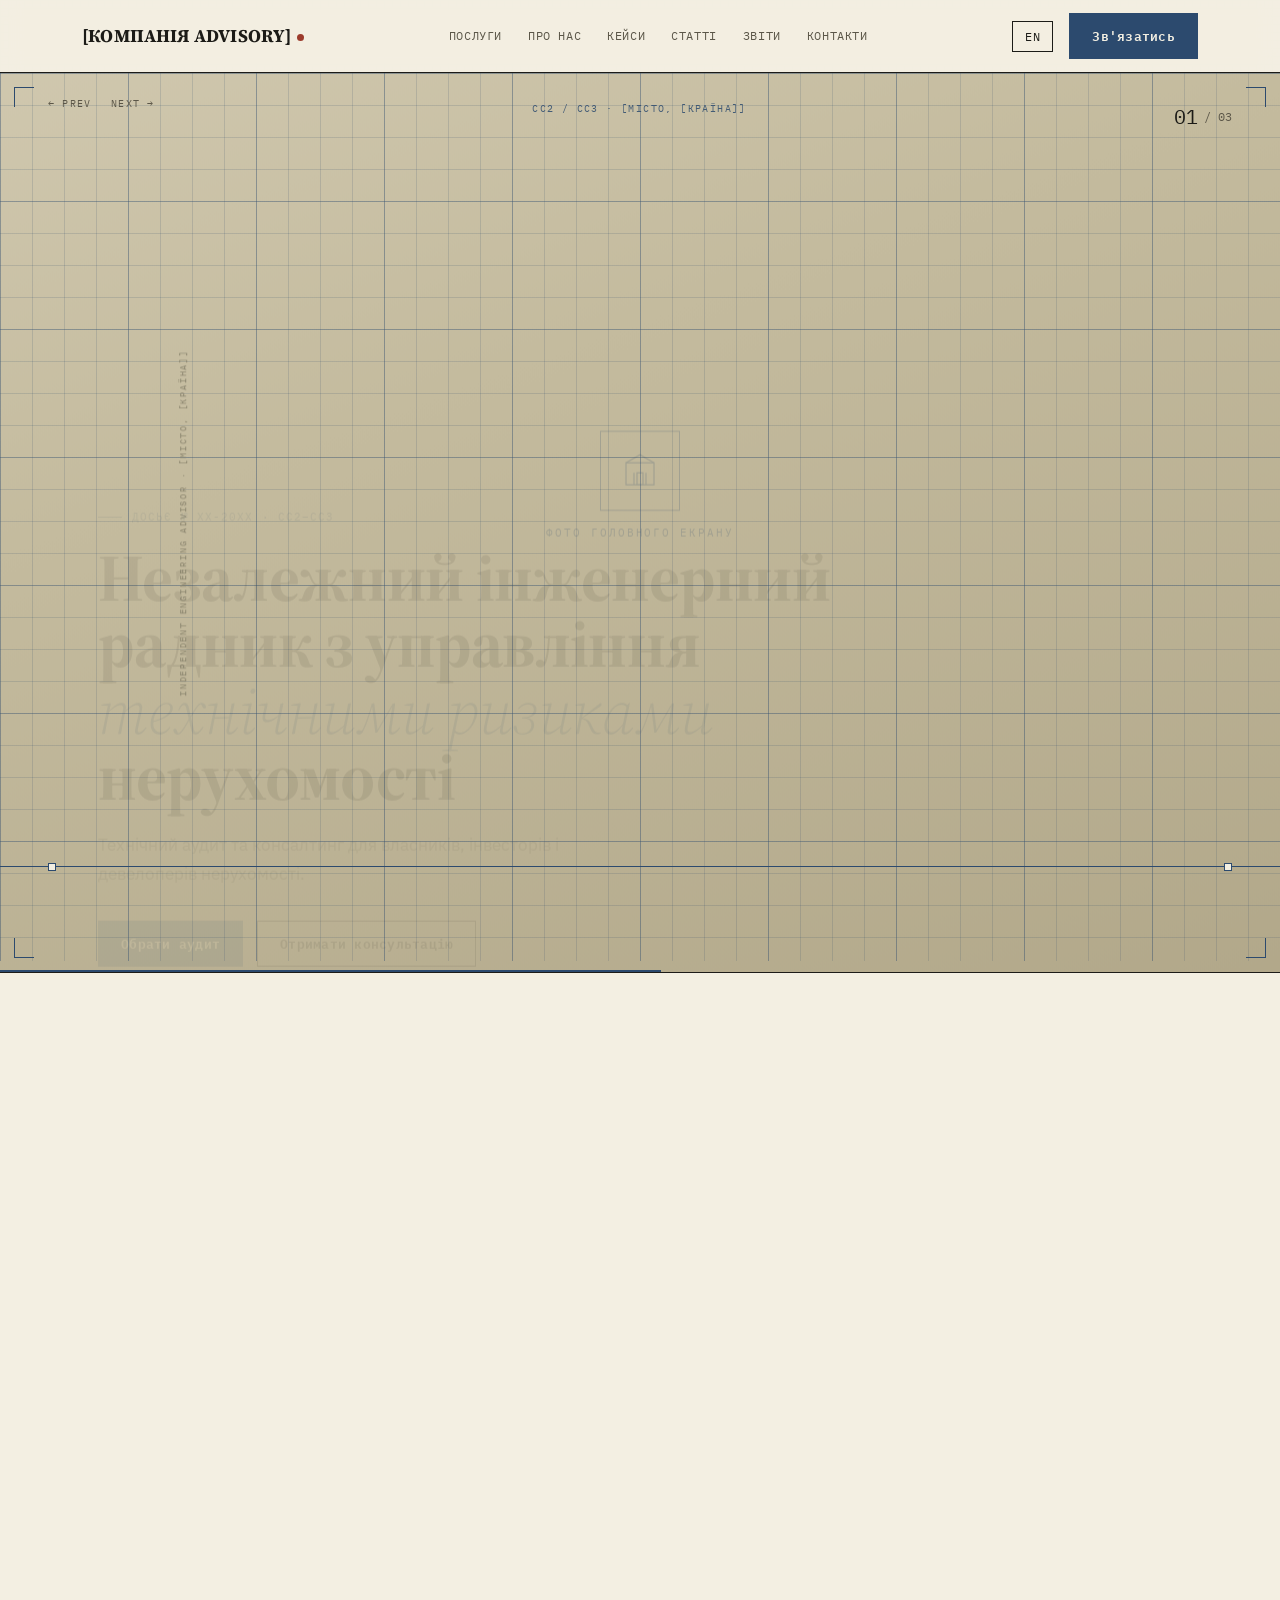
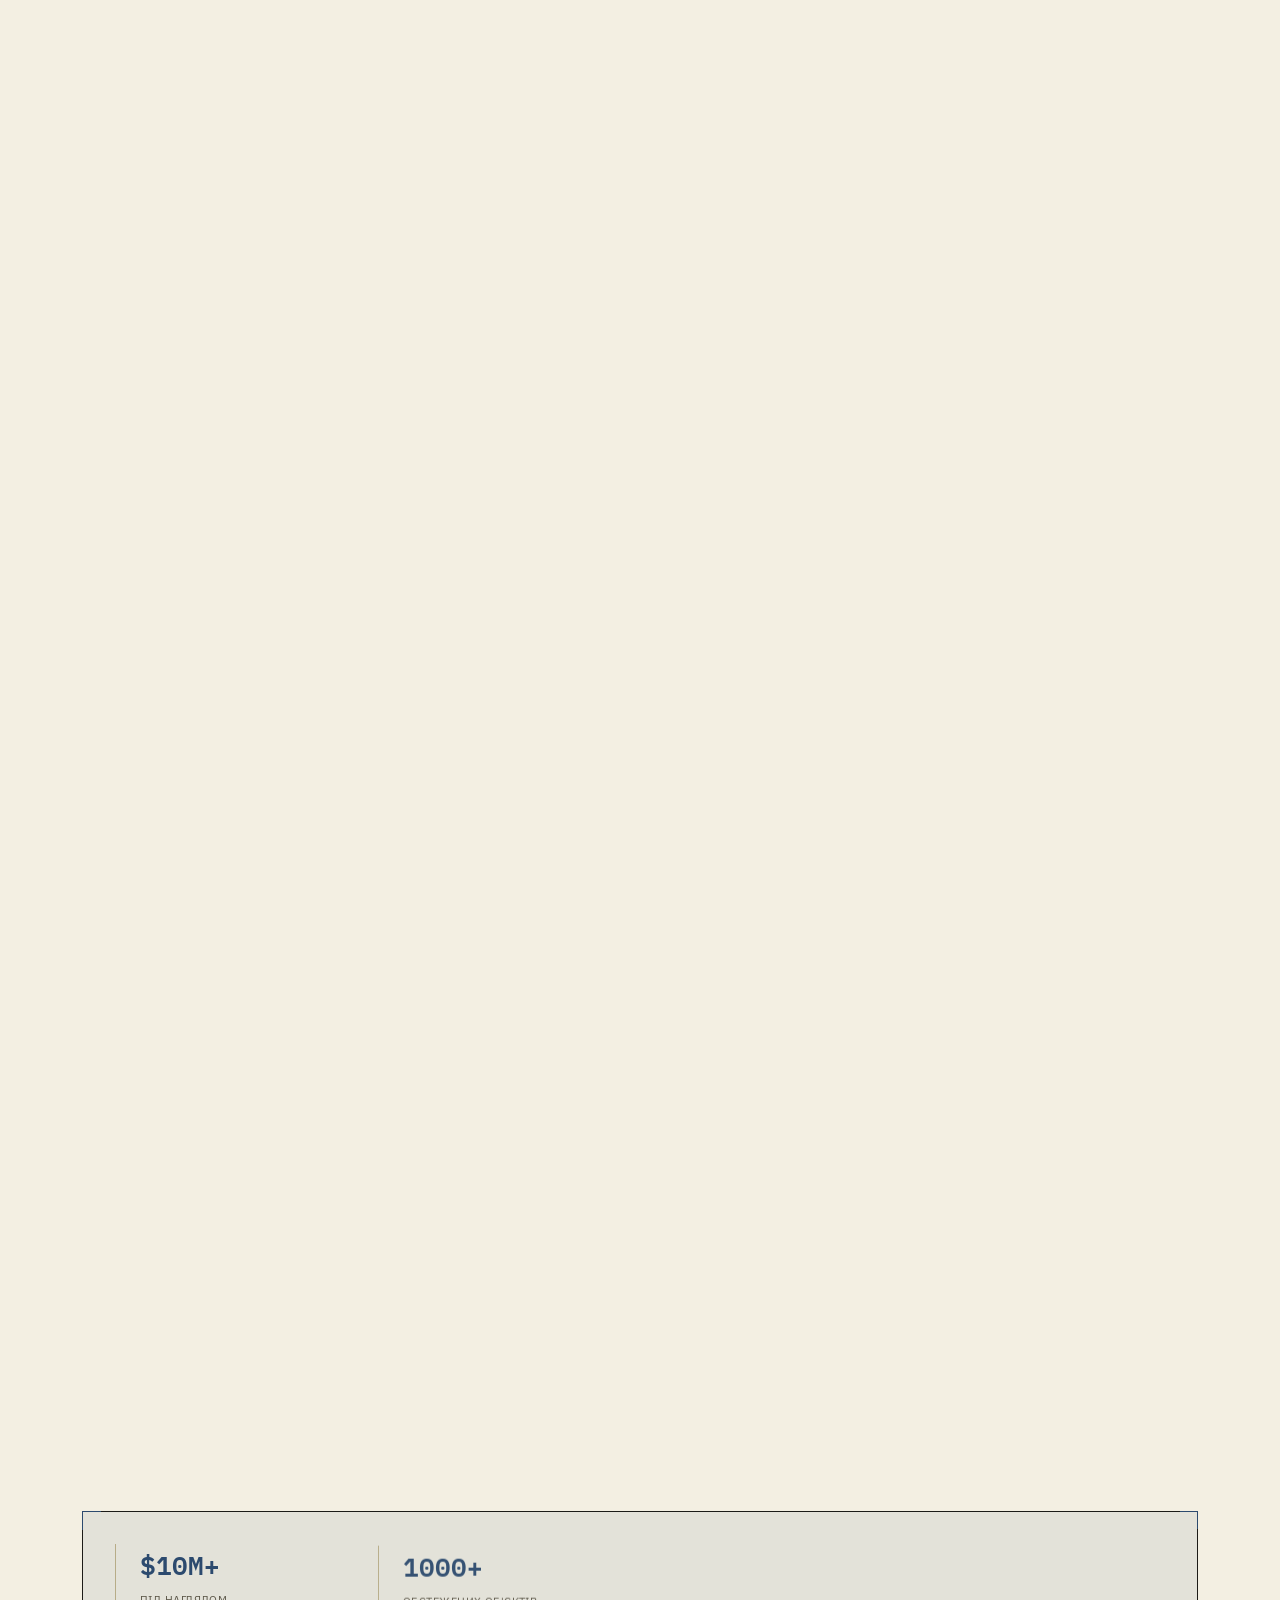
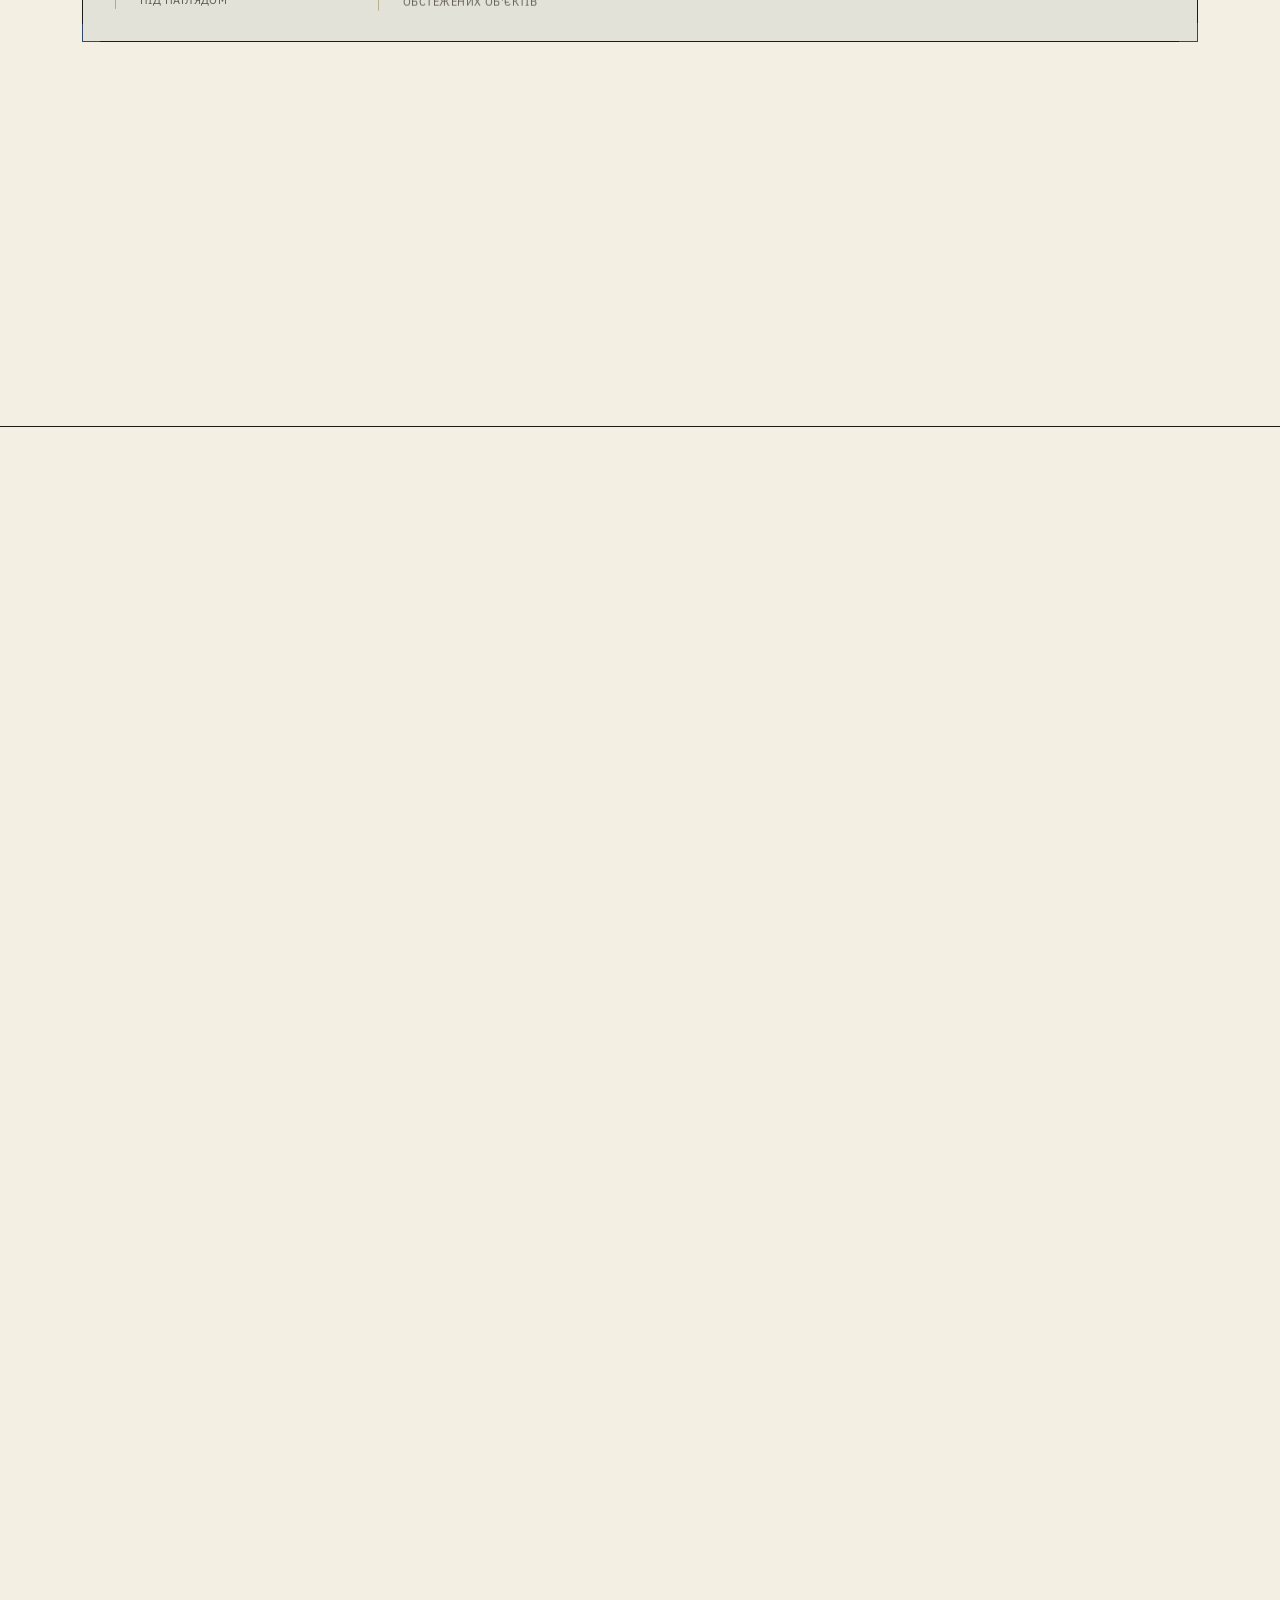
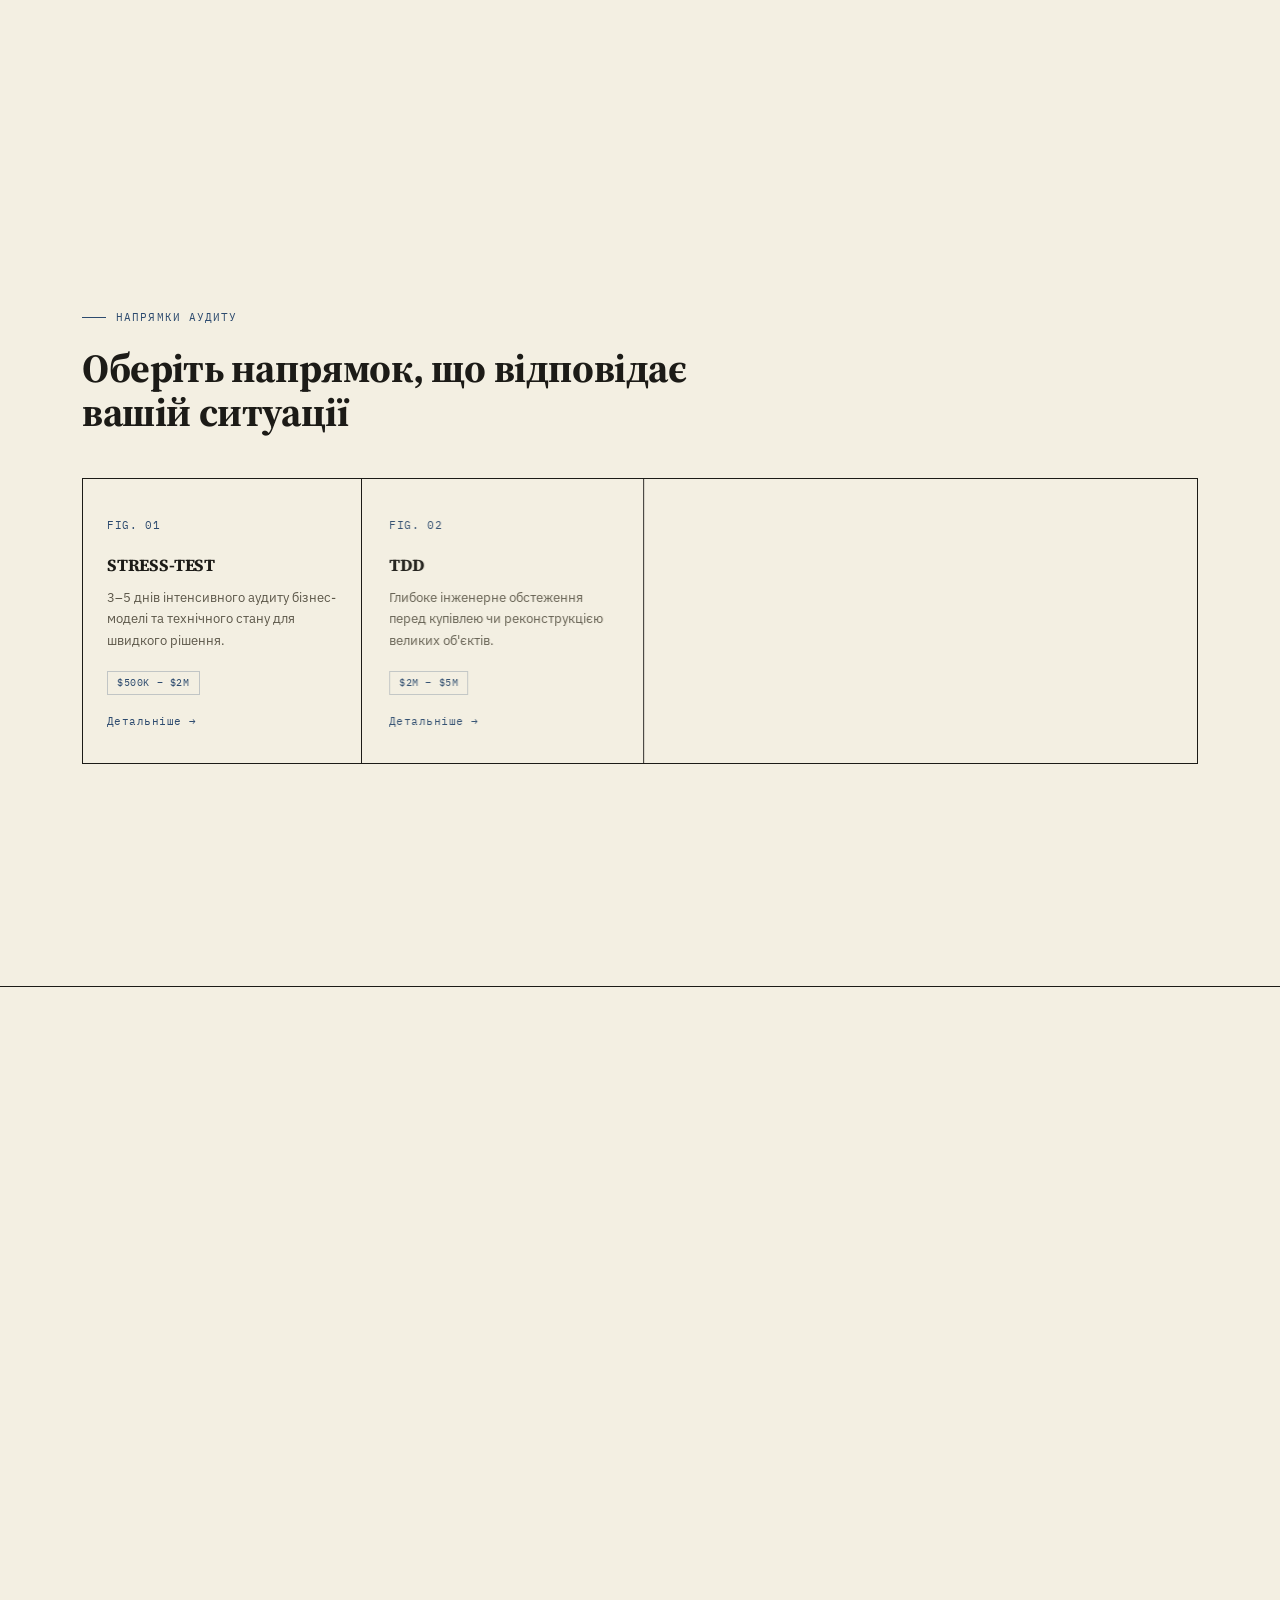
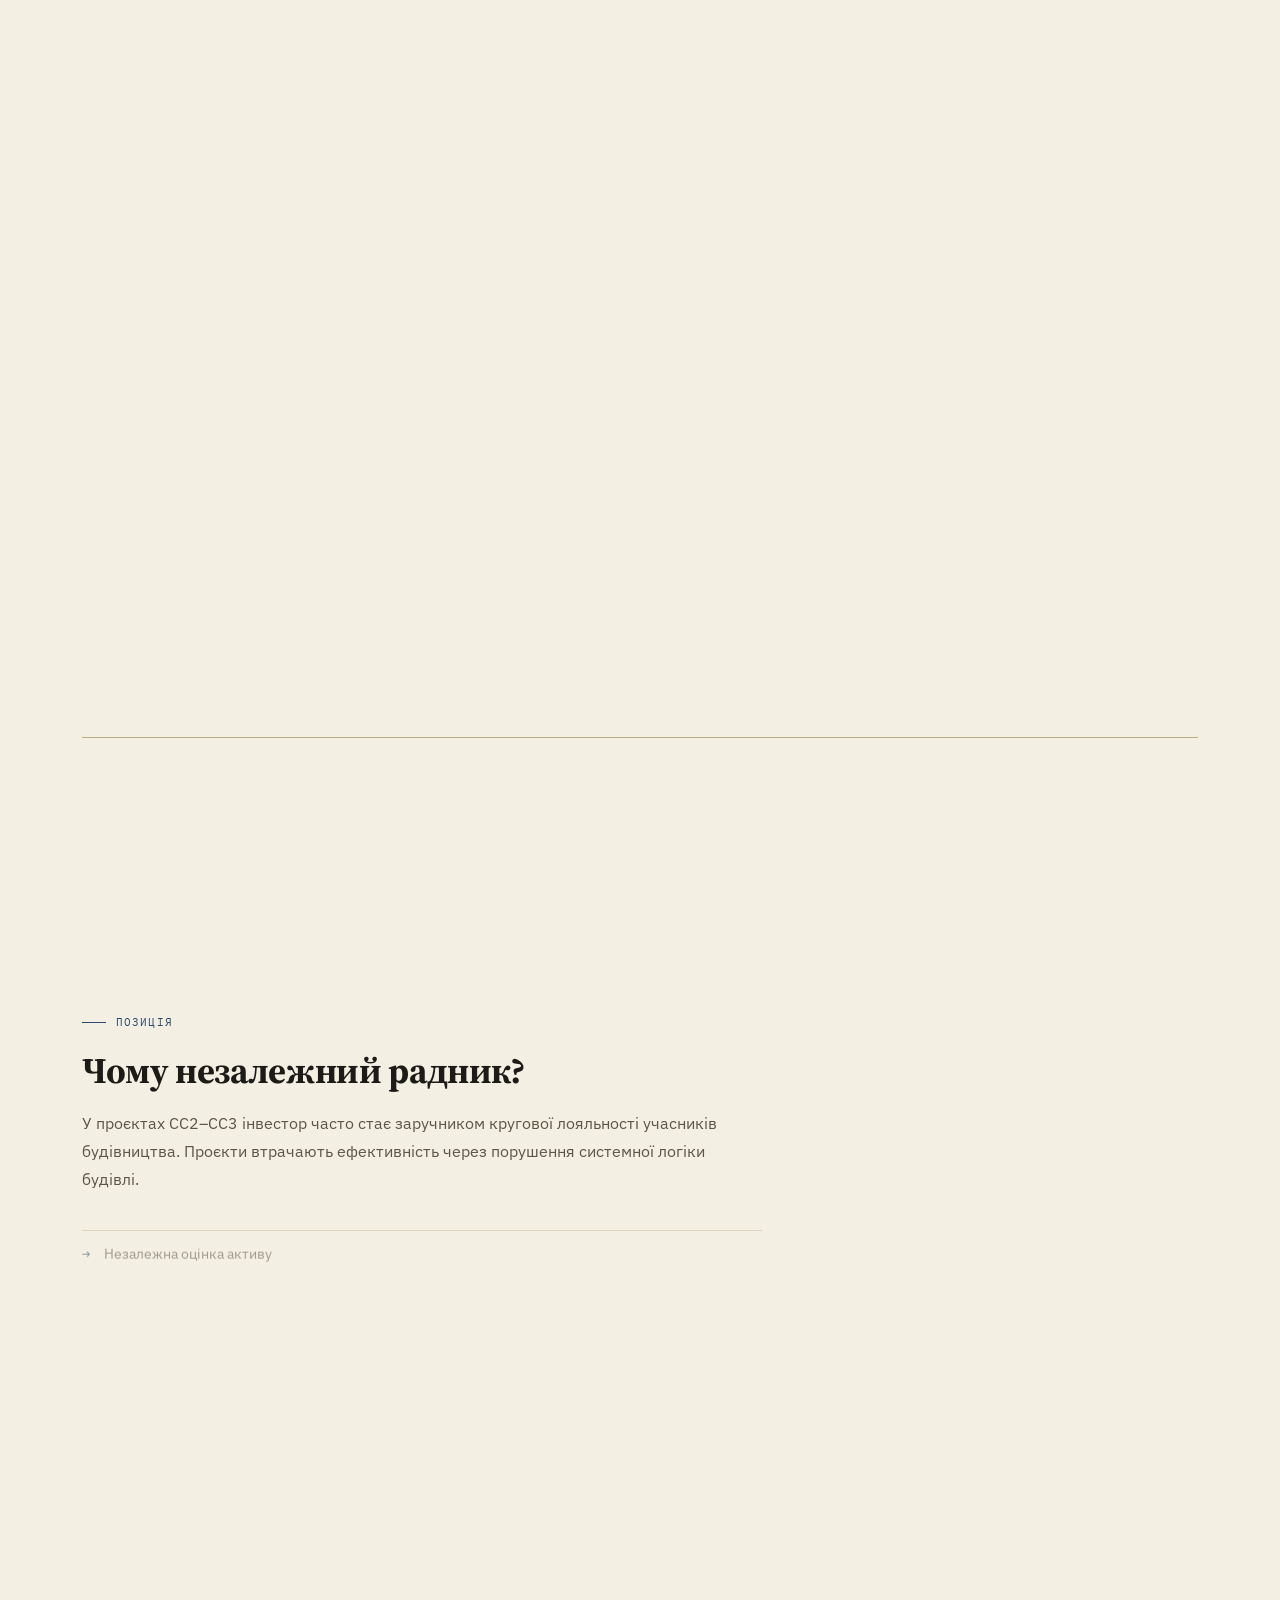
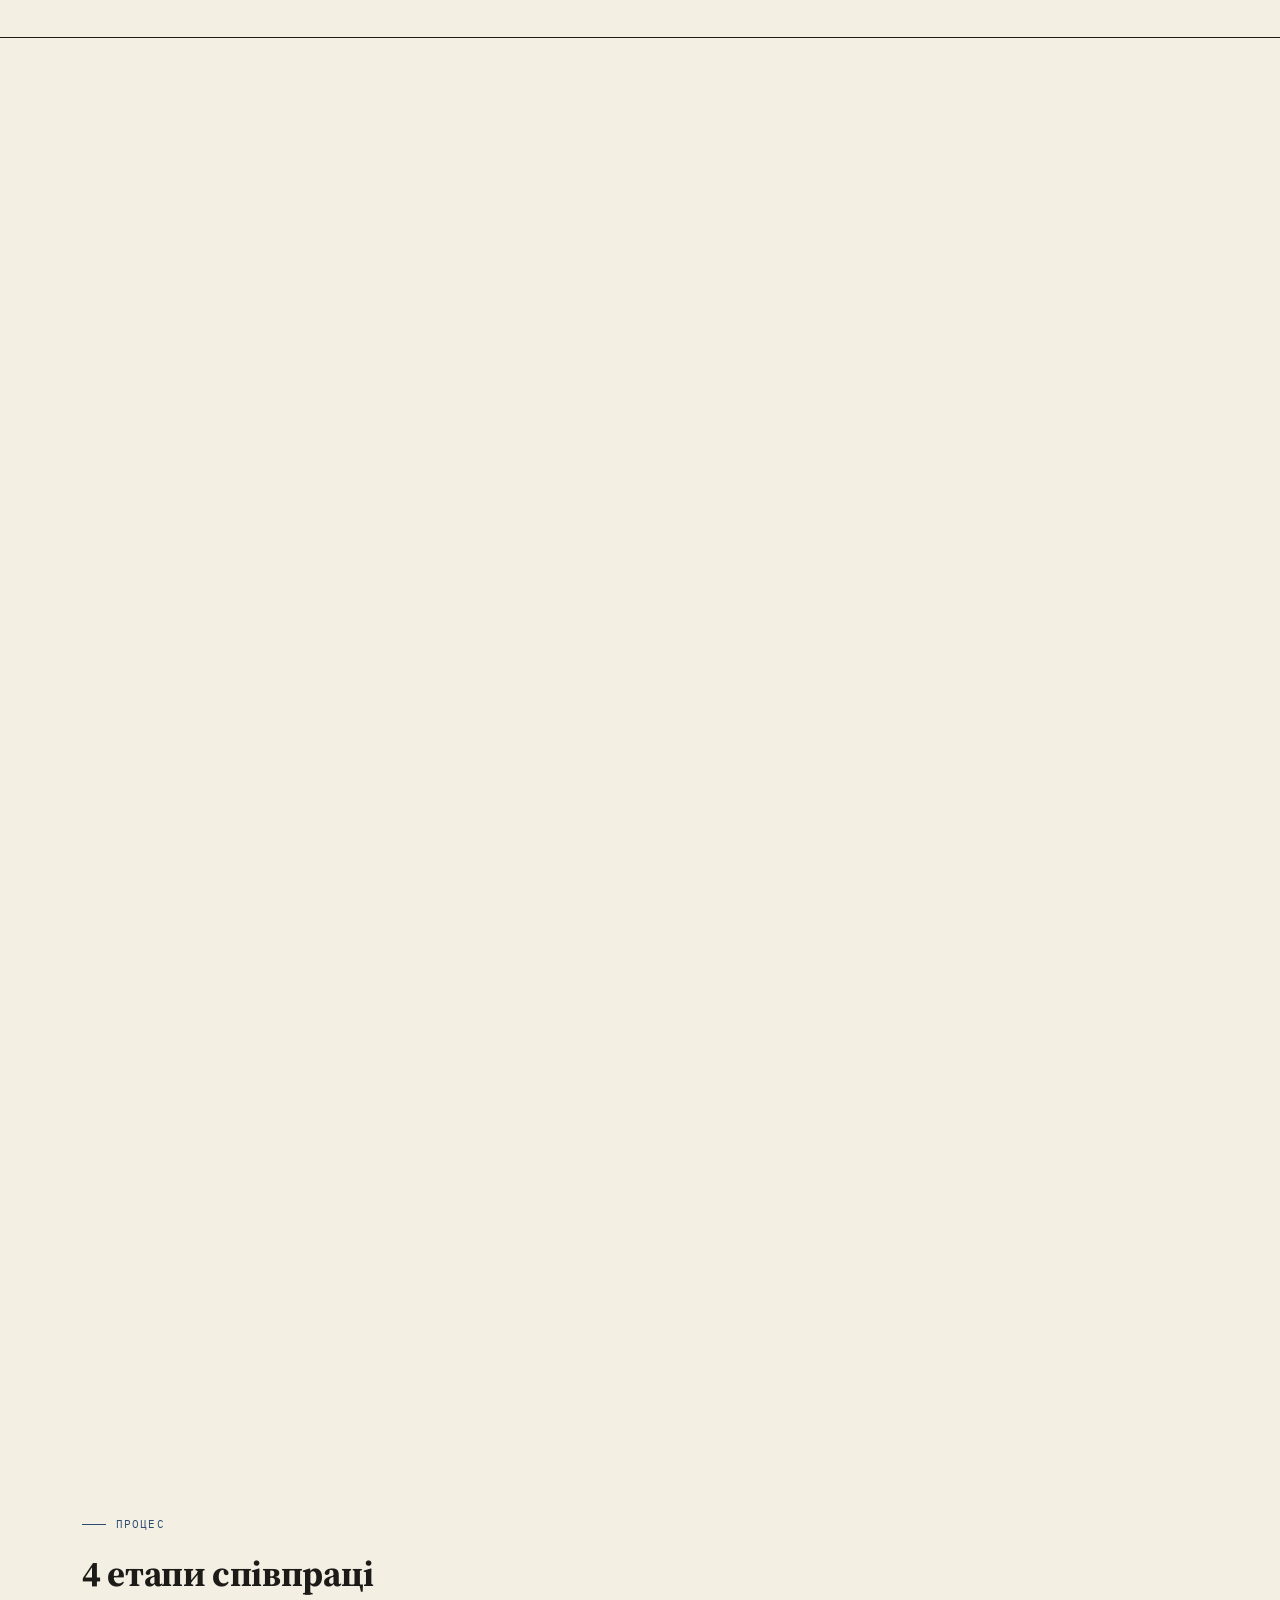
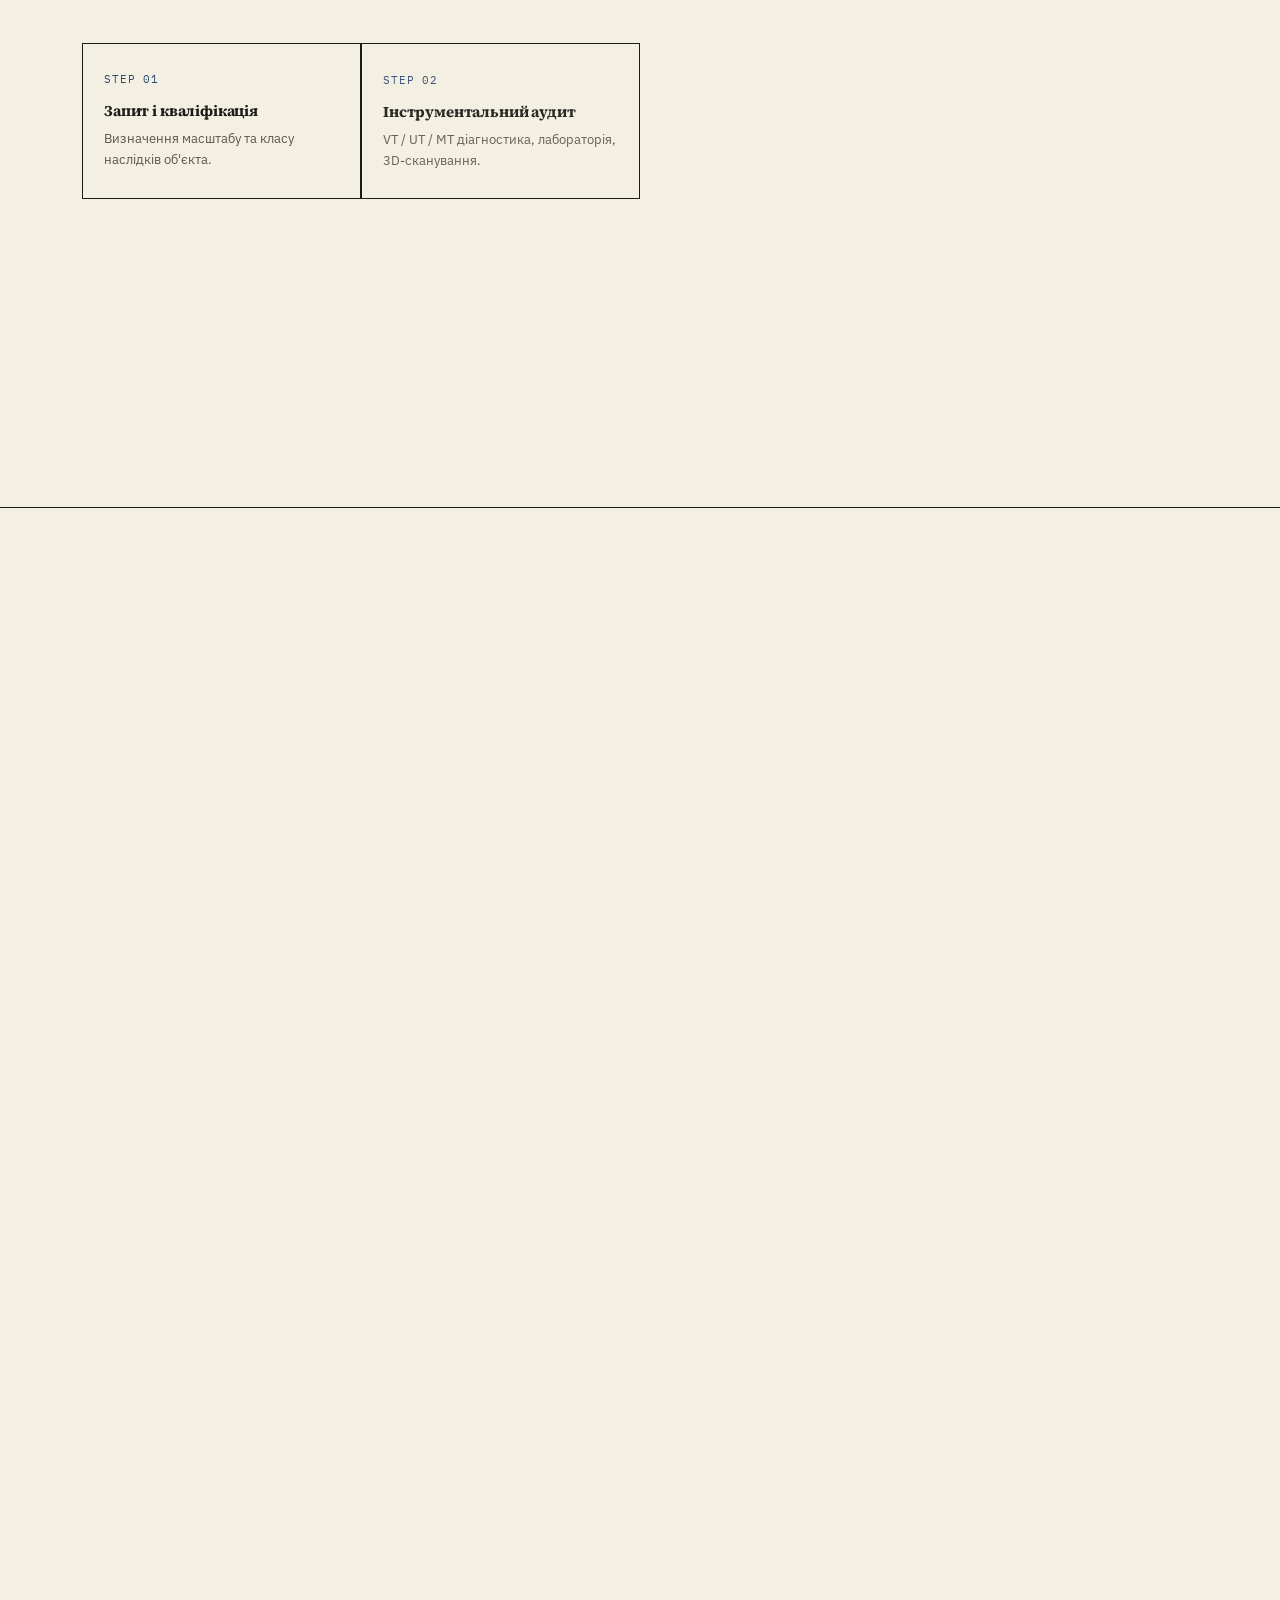
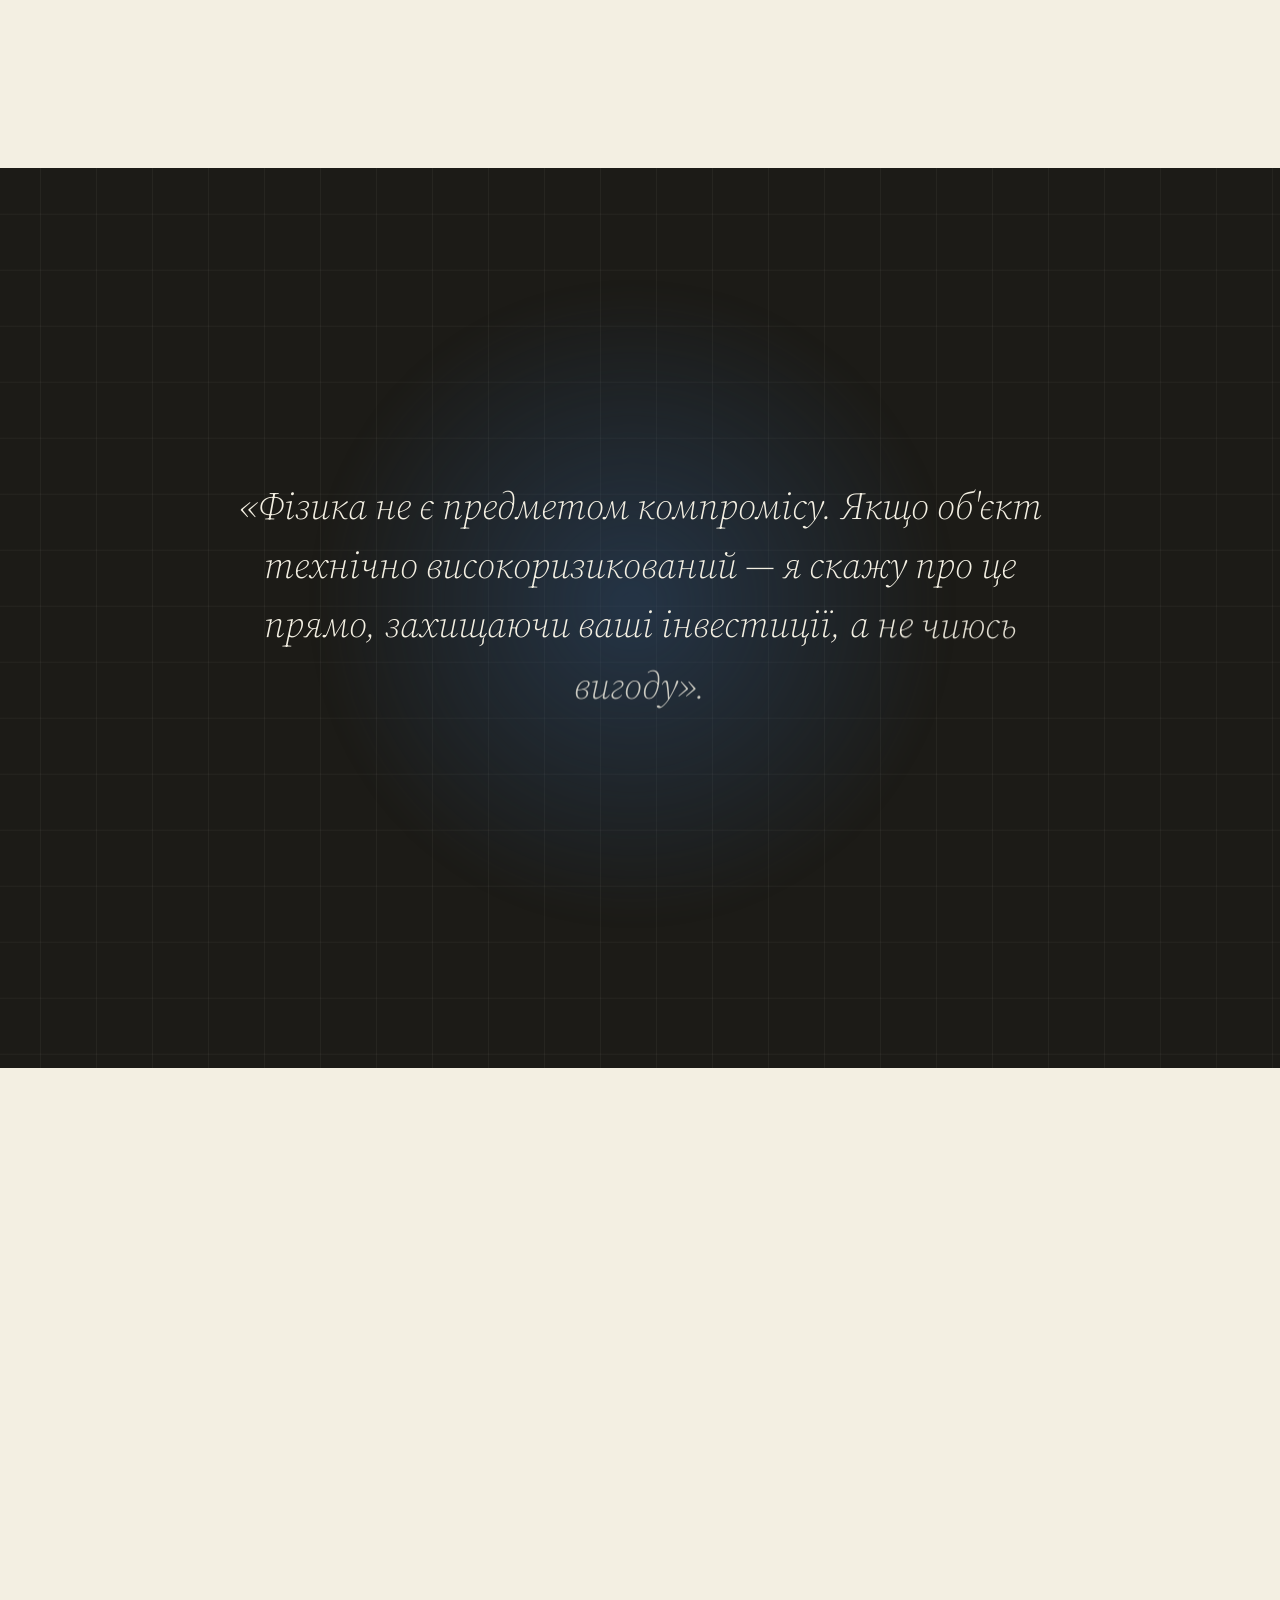
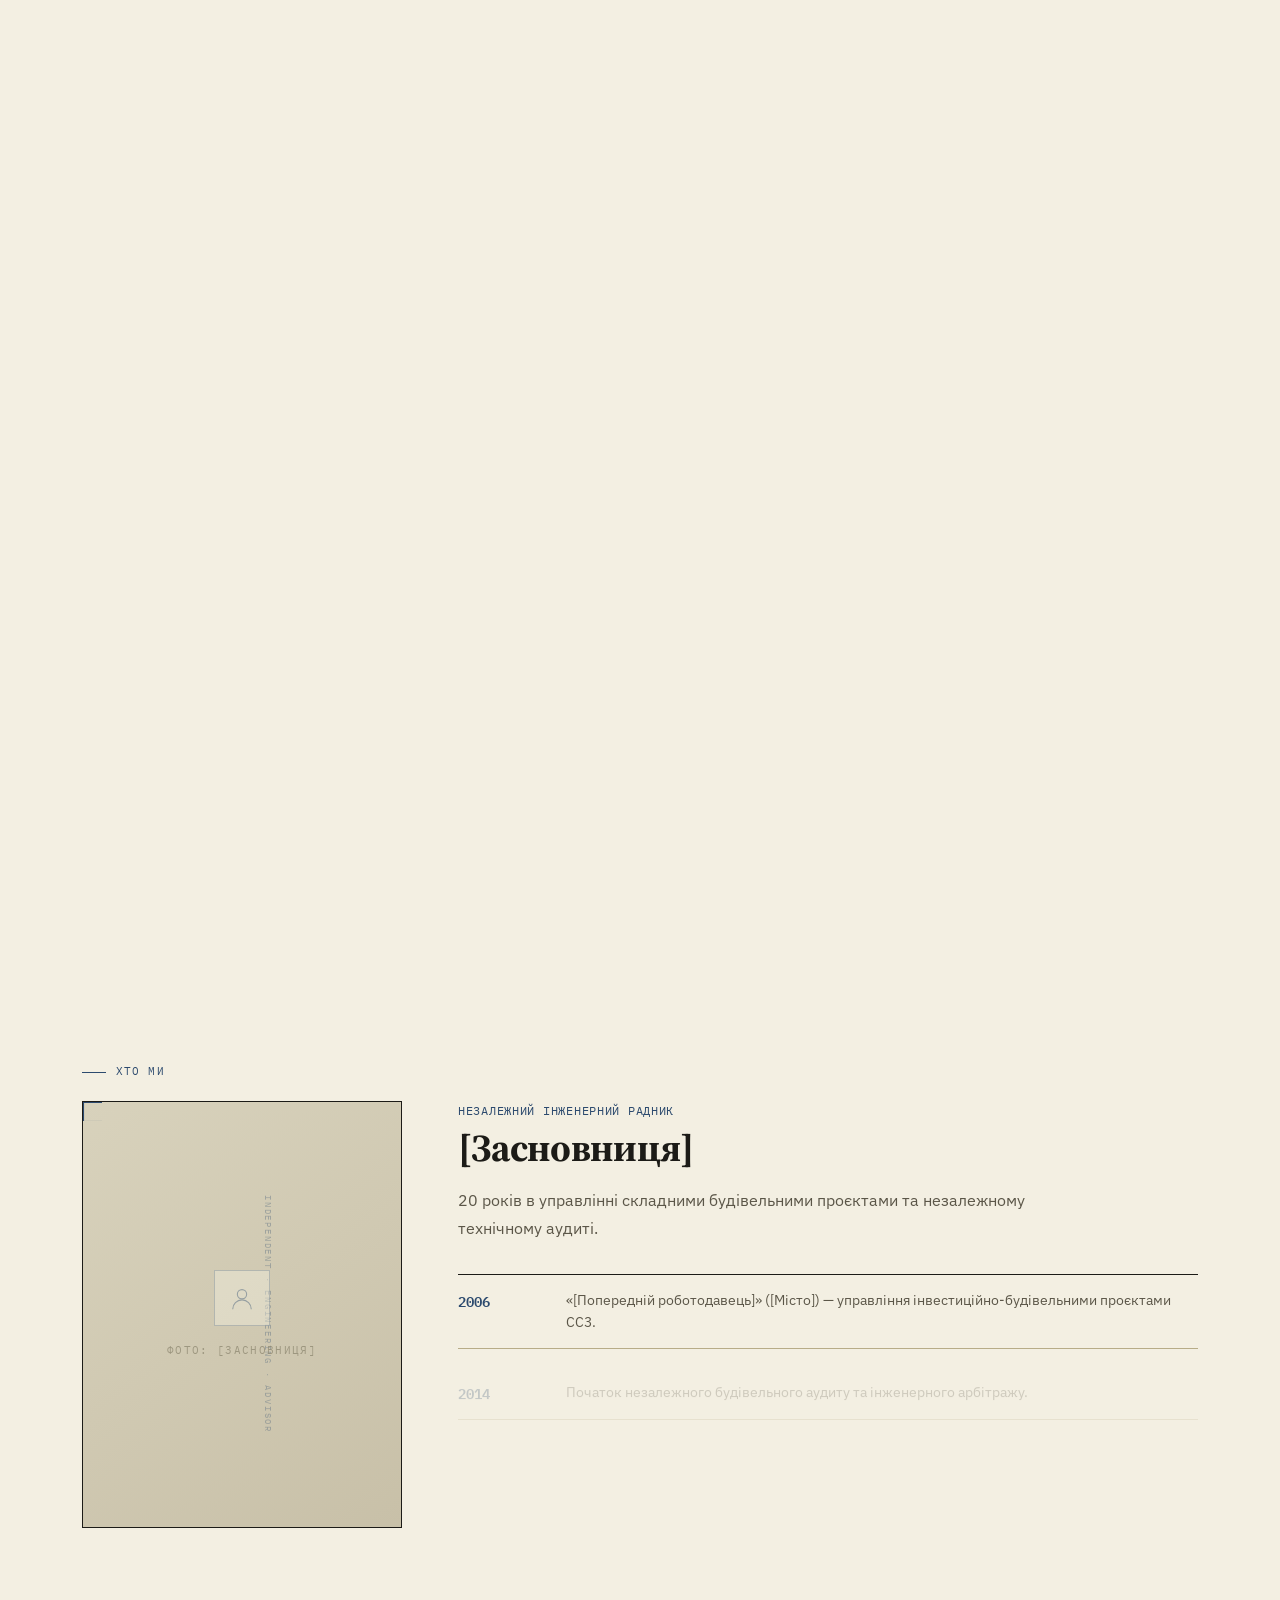
<file: index.html>
<!DOCTYPE html>
<html lang="uk" data-lang="uk">
<head>
<meta charset="UTF-8">
<meta name="viewport" content="width=device-width, initial-scale=1.0">
<title>[КОМПАНІЯ ADVISORY] — Independent Engineering Advisor</title>
<link rel="preconnect" href="https://fonts.googleapis.com">
<link rel="preconnect" href="https://fonts.gstatic.com" crossorigin>
<link href="https://fonts.googleapis.com/css2?family=Source+Serif+4:opsz,ital,wght@8..60,0,300;8..60,0,400;8..60,0,700;8..60,1,300;8..60,1,400&family=IBM+Plex+Sans:wght@300;400;500;600&family=IBM+Plex+Mono:wght@400;500;600&display=swap" rel="stylesheet">
<style>
  :root{
    --paper:#f3efe2;
    --paper-2:#ece5d2;
    --panel:#ebe4d2;
    --ink:#1c1b17;
    --ink-dim:#5b5648;
    --ink-faint:#8d8770;
    --blue:#2c4a6e;
    --blue-deep:#1c3650;
    --blue-soft:rgba(44,74,110,.08);
    --red:#9c3b2c;
    --line:#cdc4a8;
    --line-strong:#b7ac88;
    --maxw:1180px;
  }
  *{box-sizing:border-box; margin:0; padding:0;}
  html{scroll-behavior:smooth;}

  /* ── Preloader ── */
  #preloader{position:fixed; inset:0; z-index:9999; background:var(--paper); display:flex; align-items:center; justify-content:center; transition:opacity .6s ease, visibility .6s ease;}
  #preloader.hidden{opacity:0; visibility:hidden; pointer-events:none;}
  .preloader-inner{text-align:center;}
  .preloader-logo{font-family:'Source Serif 4',serif; font-weight:700; font-size:22px; letter-spacing:.01em; color:var(--ink); margin-bottom:22px;}
  .preloader-logo .stamp-dot{display:inline-block; width:6px; height:6px; background:var(--red); border-radius:50%; margin-left:5px; vertical-align:middle;}
  .preloader-bar{width:200px; height:1.5px; background:var(--line-strong); position:relative; overflow:hidden; margin:0 auto;}
  .preloader-bar-fill{position:absolute; left:0; top:0; height:100%; width:0%; background:var(--blue);}
  .preloader-pct{margin-top:14px; font-family:'IBM Plex Mono',monospace; font-size:11px; letter-spacing:.1em; color:var(--ink-faint);}

  /* ── Custom crosshair cursor (desktop / fine-pointer only) ── */
  .cc-active, .cc-active a, .cc-active button, .cc-active [role="button"]{cursor:none !important;}
  .cc-ring{position:fixed; top:0; left:0; width:26px; height:26px; border:1.5px solid var(--blue); border-radius:50%; pointer-events:none; z-index:9998; transform:translate(-50%,-50%); transition:width .22s cubic-bezier(.16,1,.3,1), height .22s cubic-bezier(.16,1,.3,1), background-color .22s ease, border-color .22s ease, opacity .2s ease; opacity:0;}
  .cc-ring.on{opacity:1;}
  .cc-ring.hover{width:52px; height:52px; background:rgba(44,74,110,.08); border-color:var(--blue);}
  .cc-dot{position:fixed; top:0; left:0; width:4px; height:4px; background:var(--blue); border-radius:50%; pointer-events:none; z-index:9998; transform:translate(-50%,-50%); opacity:0; transition:opacity .2s ease;}
  .cc-dot.on{opacity:1;}
  @media(hover:none), (pointer:coarse){.cc-ring, .cc-dot{display:none !important;}}
  body{background:var(--paper); color:var(--ink); font-family:'IBM Plex Sans',sans-serif; font-size:16px; line-height:1.6; overflow-anchor:none;}
  [data-lang="uk"] .en{display:none !important;}
  [data-lang="en"] .uk{display:none !important;}
  h1,h2,h3,h4{font-family:'Source Serif 4',serif; font-weight:700; letter-spacing:-.01em; line-height:1.1; color:var(--ink); overflow-wrap:break-word;}
  .mono{font-family:'IBM Plex Mono',monospace;}
  .wrap{max-width:var(--maxw); margin:0 auto; padding:0 32px; position:relative; width:100%; min-width:0;}
  a{color:inherit; text-decoration:none;}
  img{max-width:100%; display:block;}
  ::selection{background:var(--blue); color:var(--paper);}

  /* blueprint grid — subtler than original */
  .grid-bg{
    position:fixed; inset:0; pointer-events:none; z-index:0;
    background-image:
      linear-gradient(var(--line) 1px, transparent 1px),
      linear-gradient(90deg, var(--line) 1px, transparent 1px);
    background-size:8px 8px;
    opacity:.22;
  }
  .grid-bg::after{
    content:''; position:absolute; inset:0;
    background-image:
      linear-gradient(var(--line-strong) 1px, transparent 1px),
      linear-gradient(90deg, var(--line-strong) 1px, transparent 1px);
    background-size:64px 64px;
    opacity:.4;
  }

  /* registration marks */
  .reg{position:relative;}
  .reg::before,.reg::after,.reg .rc1,.reg .rc2{content:''; position:absolute; width:18px; height:18px; z-index:2;}
  .reg::before{top:-1px; left:-1px; border-top:1.5px solid var(--blue); border-left:1.5px solid var(--blue);}
  .reg::after{bottom:-1px; right:-1px; border-bottom:1.5px solid var(--blue); border-right:1.5px solid var(--blue);}
  .reg .rc1{top:-1px; right:-1px; border-top:1.5px solid var(--blue); border-right:1.5px solid var(--blue);}
  .reg .rc2{bottom:-1px; left:-1px; border-bottom:1.5px solid var(--blue); border-left:1.5px solid var(--blue);}

  /* NAV */
  header{
    position:sticky; top:0; z-index:50;
    background:rgba(243,239,226,.94); backdrop-filter:blur(10px);
    border-bottom:1.5px solid var(--ink);
  }
  .navrow{display:flex; align-items:center; justify-content:space-between; height:72px; gap:24px;}
  .logo{font-family:'Source Serif 4',serif; font-size:18px; font-weight:700; letter-spacing:.01em;}
  .logo .stamp-dot{display:inline-block; width:7px; height:7px; background:var(--red); border-radius:50%; margin-left:6px; vertical-align:middle;}
  nav.links{display:flex; gap:26px; font-size:12px; letter-spacing:.05em; text-transform:uppercase; color:var(--ink-dim); font-family:'IBM Plex Mono',monospace;}
  nav.links a:hover{color:var(--blue);}
  .nav-right{display:flex; align-items:center; gap:16px;}
  .lang-btn{border:1.5px solid var(--ink); background:transparent; color:var(--ink); font-family:'IBM Plex Mono',monospace; font-size:12px; letter-spacing:.06em; padding:7px 12px; cursor:pointer;}
  .lang-btn:hover{background:var(--ink); color:var(--paper);}
  .btn{display:inline-flex; align-items:center; gap:8px; background:var(--blue); color:var(--paper); font-weight:600; font-size:12.5px; letter-spacing:.02em; font-family:'IBM Plex Mono',monospace; padding:12px 22px; border:1.5px solid var(--blue); transition:.2s; cursor:pointer;}
  .btn:hover{background:var(--paper); color:var(--blue);}
  .btn-ghost{background:transparent; color:var(--ink); border:1.5px solid var(--ink);}
  .btn-ghost:hover{background:var(--ink); color:var(--paper);}
  @media(max-width:880px){nav.links{display:none;} .nav-right a.btn{display:none;}}

  /* Mobile burger menu */
  .burger-btn{display:none; flex-direction:column; justify-content:center; gap:5px; width:32px; height:24px; background:none; border:none; cursor:pointer; padding:0; flex-shrink:0; position:relative; z-index:61;}
  .burger-btn span{display:block; height:2px; background:var(--ink); width:100%; transition:transform .25s ease, opacity .25s ease;}
  .burger-btn.open span:nth-child(1){transform:translateY(7px) rotate(45deg);}
  .burger-btn.open span:nth-child(2){opacity:0;}
  .burger-btn.open span:nth-child(3){transform:translateY(-7px) rotate(-45deg);}
  .mobile-menu{position:fixed; inset:0; background:var(--paper); z-index:60; opacity:0; pointer-events:none; transition:opacity .3s ease; overflow-y:auto;}
  .mobile-menu.open{opacity:1; pointer-events:auto;}
  .mobile-menu .wrap{padding:100px 32px 40px; min-height:100%; display:flex; flex-direction:column;}
  .mobile-menu-close{position:fixed; top:20px; right:24px; width:38px; height:38px; border:1.5px solid var(--ink); background:transparent; color:var(--ink); font-size:20px; line-height:1; cursor:pointer; display:flex; align-items:center; justify-content:center; z-index:61; transition:.2s;}
  .mobile-menu-close:hover{background:var(--ink); color:var(--paper);}
  .mobile-menu nav{display:flex; flex-direction:column; flex:1; justify-content:center;}
  .mobile-menu nav a{font-family:'IBM Plex Mono',monospace; font-size:20px; text-transform:uppercase; letter-spacing:.04em; color:var(--ink); padding:16px 0; border-bottom:1px solid var(--line-strong);
    opacity:0; transform:translateY(18px); transition:opacity .4s ease, transform .4s ease;}
  .mobile-menu.open nav a:nth-child(1){transition-delay:.08s;}
  .mobile-menu.open nav a:nth-child(2){transition-delay:.14s;}
  .mobile-menu.open nav a:nth-child(3){transition-delay:.2s;}
  .mobile-menu.open nav a:nth-child(4){transition-delay:.26s;}
  .mobile-menu.open nav a:nth-child(5){transition-delay:.32s;}
  .mobile-menu.open nav a:nth-child(6){transition-delay:.38s;}
  .mobile-menu.open nav a{opacity:1; transform:translateY(0);}
  .mobile-menu nav a.current{color:var(--blue);}
  .mobile-menu-foot{margin-top:auto; padding-top:24px; border-top:1.5px solid var(--ink); display:flex; align-items:center; justify-content:space-between; gap:16px;
    opacity:0; transform:translateY(18px); transition:opacity .4s ease, transform .4s ease; transition-delay:.42s;}
  .mobile-menu.open .mobile-menu-foot{opacity:1; transform:translateY(0);}
  @media(max-width:880px){.burger-btn{display:flex;}}
  @media(max-width:880px){#advisory, #faq, #processSection{min-height:auto !important;}}
  @media(min-width:881px){.mobile-menu{display:none;}}

  section{position:relative; z-index:1; padding:100px 0;}
  section.tight{padding:72px 0;}
  .file-id{font-family:'IBM Plex Mono',monospace; font-size:11px; letter-spacing:.1em; text-transform:uppercase; color:var(--blue); display:flex; align-items:center; gap:10px; margin-bottom:20px;}
  .file-id .dash{width:24px; height:1px; background:var(--blue);}
  .lead{color:var(--ink-dim); font-size:17px; max-width:640px; line-height:1.75;}
  .divider{height:1.5px; background:var(--ink); width:100%;}
  .hairline{height:1px; background:var(--line-strong); width:100%;}

  /* STAMP */
  .stamp{display:inline-flex; flex-direction:column; align-items:center; justify-content:center; width:108px; height:108px; border:2px solid var(--red); border-radius:50%; transform:rotate(-8deg); color:var(--red); font-family:'IBM Plex Mono',monospace; font-size:10px; letter-spacing:.06em; text-align:center; line-height:1.4; padding:8px;}
  @media(max-width:700px){.stamp{width:76px; height:76px; font-size:8px; padding:6px;} #heroStamp{top:88px; right:20px;}}

  /* ─── HERO — Blueprint Reveal ─── */
  .hero{
    padding:0; min-height:100vh;
    display:grid; grid-template-rows:1fr;
    position:relative; overflow:hidden;
    border-bottom:1.5px solid var(--ink);
  }

  /* Photo layer — parallax */
  .hero-visual{
    position:absolute; inset:-15% 0;
    background:linear-gradient(160deg,#d4ccb4 0%,#c4bb9e 40%,#b0a688 100%);
    will-change:transform;
    display:flex; align-items:center; justify-content:center;
  }
  .hero-visual-label{
    display:flex; flex-direction:column; align-items:center; gap:14px; opacity:.2;
  }
  .hero-visual-frame{
    width:80px; height:80px; border:1px solid var(--blue);
    display:flex; align-items:center; justify-content:center;
  }
  .hero-visual-frame svg{width:36px; height:36px;}
  .hero-visual-txt{font-family:'IBM Plex Mono',monospace; font-size:11px; letter-spacing:.18em; text-transform:uppercase; color:var(--blue);}

  /* Blueprint grid overlay — clips in from top on scroll */
  .hero-blueprint{
    position:absolute; inset:0; z-index:1; pointer-events:none;
    background-image:
      linear-gradient(rgba(44,74,110,.18) 1px, transparent 1px),
      linear-gradient(90deg, rgba(44,74,110,.18) 1px, transparent 1px);
    background-size:32px 32px;
    opacity:0;
    clip-path:inset(0 0 100% 0);
    will-change:clip-path, opacity;
  }
  .hero-blueprint::after{
    content:''; position:absolute; inset:0;
    background-image:
      linear-gradient(rgba(44,74,110,.35) 1px, transparent 1px),
      linear-gradient(90deg, rgba(44,74,110,.35) 1px, transparent 1px);
    background-size:128px 128px;
  }

  /* Scan line */
  .hero-scanline{
    position:absolute; left:0; right:0; height:1px;
    background:var(--blue); z-index:4; opacity:0;
    will-change:top, opacity;
  }
  .hero-scanline::before,.hero-scanline::after{
    content:''; position:absolute; top:-3px;
    width:6px; height:6px; border:1px solid var(--blue); background:var(--paper);
  }
  .hero-scanline::before{left:48px;}
  .hero-scanline::after{right:48px;}

  /* Registration marks — draw in */
  .hero-reg{position:absolute; inset:0; pointer-events:none; z-index:5;}
  .hero-reg span{
    position:absolute; width:0; height:0;
    border-color:var(--blue); border-style:solid;
    transition:none;
  }
  .hero-reg .tl{top:14px; left:14px; border-width:1.5px 0 0 1.5px;}
  .hero-reg .tr{top:14px; right:14px; border-width:1.5px 1.5px 0 0;}
  .hero-reg .bl{bottom:14px; left:14px; border-width:0 0 1.5px 1.5px;}
  .hero-reg .br{bottom:14px; right:14px; border-width:0 1.5px 1.5px 0;}

  /* Measurement label */
  .hero-measure{
    position:absolute; top:28px; left:50%; transform:translateX(-50%);
    font-family:'IBM Plex Mono',monospace; font-size:10px; letter-spacing:.14em;
    text-transform:uppercase; color:var(--blue); z-index:6;
    opacity:0; will-change:opacity; white-space:nowrap;
  }

  /* Vertical side label */
  .hero-side{
    position:absolute; left:10px; top:50%;
    transform:translateY(-50%) rotate(-90deg);
    font-family:'IBM Plex Mono',monospace; font-size:9px; letter-spacing:.2em;
    text-transform:uppercase; color:var(--ink-faint); white-space:nowrap; z-index:6;
  }

  /* Slide counter */
  .hero-counter{
    position:absolute; top:28px; right:48px; z-index:10;
    font-family:'IBM Plex Mono',monospace; font-size:12px; color:var(--ink-dim);
    display:flex; align-items:center; gap:6px;
  }
  .hero-counter strong{font-size:20px; font-weight:400; color:var(--ink);}

  /* Prev/Next */
  .hero-nav{position:absolute; top:24px; left:48px; z-index:10; display:flex; gap:20px;}
  .hero-nav-btn{
    font-family:'IBM Plex Mono',monospace; font-size:10px; letter-spacing:.12em;
    text-transform:uppercase; color:var(--ink-dim); background:none; border:none;
    cursor:pointer; transition:.2s;
  }
  .hero-nav-btn:hover{color:var(--blue);}

  /* Progress bar */
  .hero-progress{
    position:absolute; bottom:0; left:0; height:2px;
    background:var(--blue); z-index:10; width:0%;
    will-change:width;
  }

  /* Content — slides up from bottom */
  .hero-content{
    position:relative; z-index:7;
    align-self:end;
    padding:0 48px 64px;
    display:grid; grid-template-columns:1fr auto; gap:48px; align-items:end;
    opacity:0; transform:translateY(60px);
    will-change:opacity, transform;
  }
  .hero-dossier{font-family:'IBM Plex Mono',monospace; font-size:11px; letter-spacing:.1em; text-transform:uppercase; color:var(--blue); display:flex; align-items:center; gap:10px; margin-bottom:18px;}
  .hero-dossier .dash{width:24px; height:1px; background:var(--blue);}
  .hero h1{font-size:clamp(36px,5.2vw,68px); font-weight:700; max-width:820px; line-height:1.0;}
  .hero h1 em{font-style:italic; color:var(--blue); font-weight:300;}
  .hero-sub{margin-top:20px; font-size:17px; color:var(--ink-dim); max-width:560px; line-height:1.7;}
  .hero-cta{margin-top:32px; display:flex; gap:14px; flex-wrap:wrap;}

  /* Stats right side */
  .hero-stats{display:flex; flex-direction:column; gap:24px; align-items:flex-end; padding-bottom:4px;}
  .hstat-num{font-family:'Source Serif 4',serif; font-size:38px; font-weight:300; color:var(--ink); line-height:1; text-align:right;}
  .hstat-label{font-family:'IBM Plex Mono',monospace; font-size:10px; letter-spacing:.1em; text-transform:uppercase; color:var(--ink-faint); text-align:right; margin-top:4px;}

  /* Scroll hint */
  .hero-scroll-hint{
    position:absolute; bottom:28px; left:50%; transform:translateX(-50%);
    z-index:10; display:flex; flex-direction:column; align-items:center; gap:6px;
    will-change:opacity;
  }
  .hero-scroll-hint-txt{font-family:'IBM Plex Mono',monospace; font-size:9px; letter-spacing:.18em; text-transform:uppercase; color:var(--ink-faint);}
  .hero-scroll-arrow{width:1px; height:28px; background:var(--blue); position:relative; animation:scrollpulse 1.6s ease-in-out infinite;}
  .hero-scroll-arrow::after{content:''; position:absolute; bottom:0; left:-3px; border-left:4px solid transparent; border-right:4px solid transparent; border-top:6px solid var(--blue);}
  @keyframes scrollpulse{0%,100%{opacity:.3;transform:translateY(0);}50%{opacity:1;transform:translateY(4px);}}

  /* blueprint panel */
  .blueprint-panel{
    border:1.5px solid var(--ink); background:var(--blue-soft);
    padding:32px; display:grid; grid-template-columns:repeat(4,1fr); gap:0;
    position:relative; z-index:1;
  }
  .blueprint-panel .bp-item{padding:0 24px; border-left:1px solid var(--line-strong);}
  .blueprint-panel .bp-item:first-child{border-left:none; padding-left:0;}
  .blueprint-panel .bp-val{font-family:'IBM Plex Mono',monospace; font-size:26px; color:var(--blue); font-weight:600;}
  .blueprint-panel .bp-label{font-size:11px; color:var(--ink-dim); text-transform:uppercase; letter-spacing:.04em; margin-top:6px;}
  .stats-section .bp-item{opacity:0; transform:translateY(32px); will-change:opacity, transform;}
  @media(max-width:880px){.blueprint-panel{grid-template-columns:1fr 1fr; gap:28px 24px;} .blueprint-panel .bp-item{border-left:none; padding:0;}}
  @media(max-width:560px){
    .blueprint-panel{grid-template-columns:1fr 1fr; gap:26px 18px; padding:24px 20px;}
    .blueprint-panel .bp-item{border-left:1px solid var(--line-strong); padding-left:18px;}
    .blueprint-panel .bp-item:nth-child(odd){border-left:none; padding-left:0;}
    .blueprint-panel .bp-val{font-size:22px;}
  }

  @media(max-width:880px){
    .hero-content{grid-template-columns:1fr; padding:0 24px 48px;}
    .hero-stats{display:none;}
    .hero-nav{display:none;}
  }

  /* DIRECTIONS */
  .card-grid{display:grid; grid-template-columns:repeat(4,1fr); gap:0; margin-top:44px; border:1.5px solid var(--ink);}
  .directions-section{position:relative; z-index:1; min-height:100vh; display:flex; align-items:center; border-bottom:1.5px solid var(--ink);}
  .dcard{padding:32px 24px; background:var(--paper); border-right:1.5px solid var(--ink); position:relative; transition:.15s;}
  .dcard:last-child{border-right:none;}
  .dcard:hover{background:var(--blue-soft);}
  .dcard .num{font-family:'IBM Plex Mono',monospace; color:var(--blue); font-size:11px; letter-spacing:.06em;}
  .dcard h3{font-size:17px; margin-top:18px; margin-bottom:12px; line-height:1.2;}
  .dcard p{font-size:13px; color:var(--ink-dim); line-height:1.65;}
  .dcard .price-tag{margin-top:20px; font-family:'IBM Plex Mono',monospace; font-size:10px; color:var(--blue); letter-spacing:.06em; border:1px solid rgba(44,74,110,.25); display:inline-block; padding:3px 9px;}
  @media(max-width:880px){.card-grid{grid-template-columns:1fr 1fr;} .dcard{border-right:1.5px solid var(--ink); border-bottom:1.5px solid var(--ink);}}
  @media(max-width:560px){.card-grid{grid-template-columns:1fr;}}

  /* WHY */
  .split{display:grid; grid-template-columns:1fr 1fr; gap:64px;}
  .split blockquote{font-family:'Source Serif 4',serif; font-size:23px; font-weight:600; line-height:1.55; color:var(--ink); border-left:3px solid var(--blue); padding-left:26px;}
  .bullets{margin-top:26px; display:flex; flex-direction:column; gap:0;}
  .bullets li{list-style:none; display:flex; gap:14px; align-items:flex-start; font-size:14px; color:var(--ink-dim); padding:12px 0; border-top:1px solid var(--line-strong);}
  .bullets li .tick{font-family:'IBM Plex Mono',monospace; color:var(--blue); flex-shrink:0;}
  @media(max-width:880px){.split{grid-template-columns:1fr;}}

  /* TABLE */
  table{width:100%; border-collapse:collapse; margin-top:36px; border:1.5px solid var(--ink);}
  th{font-family:'IBM Plex Mono',monospace; font-size:11px; letter-spacing:.05em; text-transform:uppercase; color:var(--paper); background:var(--ink); text-align:left; padding:14px 16px;}
  td{padding:20px 16px; border-bottom:1px solid var(--line-strong); border-right:1px solid var(--line-strong); font-size:14px; color:var(--ink-dim); vertical-align:top;}
  td:last-child{border-right:none;}
  td.invest{color:var(--ink); font-family:'IBM Plex Mono',monospace; font-size:14px; font-weight:600;}
  td strong{color:var(--ink); font-weight:700;}
  @media(max-width:780px){table,thead,tbody,th,td,tr{display:block;} thead{display:none;} td{border:none; padding:6px 0;} tr{padding:18px 0; border-bottom:1.5px solid var(--ink);} td.invest{font-size:17px; padding-top:14px;}}

  /* PROCESS */
  .process-section{position:relative; z-index:1; min-height:100vh; display:flex; align-items:center; border-bottom:1.5px solid var(--ink);}
  .process-row{display:grid; grid-template-columns:repeat(4,1fr); gap:0; margin-top:50px;}
  .pstep{padding:28px 22px; position:relative;}
  .pstep .pstep-body{opacity:0; transform:translateY(20px); transition:opacity .6s cubic-bezier(.16,1,.3,1), transform .6s cubic-bezier(.16,1,.3,1);}
  .pstep.visible .pstep-body{opacity:1; transform:translateY(0);}
  .pstep .pframe-side{position:absolute; background:var(--ink); z-index:2; pointer-events:none;}
  .pstep .pframe-top{top:0; left:0; height:1px; width:100%; transform:scaleX(0); transform-origin:left center;}
  .pstep .pframe-right{top:0; right:0; width:1px; height:100%; transform:scaleY(0); transform-origin:top center;}
  .pstep .pframe-bottom{bottom:0; right:0; height:1px; width:100%; transform:scaleX(0); transform-origin:right center;}
  .pstep .pframe-left{bottom:0; left:0; width:1px; height:100%; transform:scaleY(0); transform-origin:bottom center;}
  .pstep .pnum{font-family:'IBM Plex Mono',monospace; color:var(--blue); font-size:11px; display:block; margin-bottom:14px; letter-spacing:.08em;}
  .pstep h4{font-size:15px; margin-bottom:10px;}
  .pstep p{font-size:13px; color:var(--ink-dim);}
  @media(max-width:880px){.process-row{grid-template-columns:1fr 1fr;}}
  @media(max-width:560px){.process-row{grid-template-columns:1fr;}}

  /* QUOTE */
  .quote-section{text-align:center; background:var(--ink); color:var(--paper); position:relative; overflow:hidden; min-height:100vh; display:flex; align-items:center; justify-content:center;}
  .quote-section .wrap{position:relative; z-index:2;}
  .quote-bg{
    position:absolute; inset:-25% -10%; z-index:0; pointer-events:none;
    background-image:
      linear-gradient(rgba(243,239,226,.05) 1px, transparent 1px),
      linear-gradient(90deg, rgba(243,239,226,.05) 1px, transparent 1px);
    background-size:56px 56px;
    will-change:transform;
  }
  .quote-glow{
    position:absolute; top:50%; left:50%; width:640px; height:640px;
    margin:-320px 0 0 -320px; border-radius:50%; z-index:1; pointer-events:none;
    background:radial-gradient(circle, rgba(44,74,110,.55) 0%, rgba(44,74,110,0) 70%);
    filter:blur(10px); will-change:transform;
  }
  .quote-reveal{will-change:opacity, transform;}
  .quote-section blockquote{font-family:'Source Serif 4',serif; font-style:italic; font-weight:300; font-size:clamp(22px,3.2vw,38px); max-width:860px; margin:0 auto; line-height:1.55; transform-origin:center;}
  .qw{display:inline-block; opacity:.15; will-change:opacity, transform;}
  .quote-section cite{display:block; margin-top:28px; font-style:normal; font-family:'IBM Plex Mono',monospace; font-size:12px; letter-spacing:.08em; color:#c9a13b;}

  /* ABOUT */
  .about-top{display:grid; grid-template-columns:minmax(260px,320px) 1fr; gap:56px; align-items:start;}
  /* photo placeholder — styled like go.arch project card */
  .photo-block{
    aspect-ratio:3/4; background:linear-gradient(145deg,#d8d2bc 0%,#c8c0a8 100%); border:1.5px solid var(--ink);
    display:flex; flex-direction:column; align-items:center; justify-content:center;
    color:var(--ink-faint); font-family:'IBM Plex Mono',monospace; font-size:11px;
    text-align:center; padding:20px; position:relative; gap:16px; overflow:hidden;
  }
  .photo-block::before{
    content:''; position:absolute; inset:0;
    background:
      repeating-linear-gradient(0deg, rgba(44,74,110,.05) 0px, rgba(44,74,110,.05) 1px, transparent 1px, transparent 48px),
      repeating-linear-gradient(90deg, rgba(44,74,110,.05) 0px, rgba(44,74,110,.05) 1px, transparent 1px, transparent 48px);
  }
  .photo-block .ph-icon{width:56px; height:56px; border:1px solid rgba(44,74,110,.25); background:rgba(243,239,226,.4); display:flex; align-items:center; justify-content:center; z-index:1;}
  .photo-block .ph-icon svg{width:26px; height:26px; opacity:.4;}
  .photo-block span{z-index:1; letter-spacing:.12em; text-transform:uppercase; opacity:.75;}
  /* vertical label inside photo like go.arch */
  .photo-block .ph-side{
    position:absolute; right:14px; top:50%;
    transform:translateY(-50%) rotate(90deg);
    font-size:9px; letter-spacing:.2em; text-transform:uppercase;
    color:rgba(44,74,110,.3); white-space:nowrap;
  }
  .about-name{font-size:12px; letter-spacing:.06em; color:var(--blue); text-transform:uppercase; margin-bottom:8px; font-family:'IBM Plex Mono',monospace;}
  .pull{font-family:'Source Serif 4',serif; font-size:20px; font-weight:600; color:var(--ink); line-height:1.5; margin:24px 0;}
  .timeline{margin-top:32px; border-top:1.5px solid var(--ink);}
  .trow{display:grid; grid-template-columns:90px 1fr; gap:18px; padding:15px 0; border-bottom:1px solid var(--line-strong);}
  .trow .yr{font-family:'IBM Plex Mono',monospace; color:var(--blue); font-size:14px; font-weight:600;}
  .trow p{font-size:13.5px; color:var(--ink-dim);}
  @media(max-width:880px){.about-top{grid-template-columns:1fr;} .photo-block{aspect-ratio:4/3;}}

  .core-grid{display:grid; grid-template-columns:1fr 1fr; gap:18px; margin-top:60px;}
  .core-card{border:1.5px solid var(--ink); padding:32px; background:var(--paper);}
  .core-card h4{font-size:15px; color:var(--blue); margin-bottom:10px;}
  .core-card p{font-size:13px; color:var(--ink-dim); line-height:1.7;}
  @media(max-width:780px){.core-grid{grid-template-columns:1fr;}}

  /* Team grid — clickable dossier cards (founder + expert core) */
  .team-grid{display:grid; grid-template-columns:repeat(3,1fr); gap:0; border-top:1.5px solid var(--ink); border-left:1.5px solid var(--ink); margin-top:44px;}
  .team-card{background:var(--paper); cursor:pointer; transition:box-shadow .3s ease, transform .3s ease; display:flex; flex-direction:row; align-items:flex-start; border-right:1.5px solid var(--ink); border-bottom:1.5px solid var(--ink); position:relative;}
  .team-card:hover{box-shadow:0 16px 36px -16px rgba(28,27,23,.35); transform:translateY(-3px); z-index:2;}
  .team-photo{aspect-ratio:3/4; width:45%; flex-shrink:0; background:linear-gradient(145deg,#d4cbb5 0%,#c4bba2 100%); display:flex; align-items:center; justify-content:center; flex-direction:column; gap:12px; color:var(--ink-faint); font-family:'IBM Plex Mono',monospace; font-size:10.5px; text-align:center; padding:16px; border-right:1.5px solid var(--ink); position:relative; overflow:hidden;}
  .team-card:nth-child(2n) .team-photo{background:linear-gradient(145deg,#cec6b0 0%,#bfb698 100%);}
  .team-photo::before{content:''; position:absolute; inset:0; background:repeating-linear-gradient(0deg, rgba(44,74,110,.06) 0px, rgba(44,74,110,.06) 1px, transparent 1px, transparent 40px), repeating-linear-gradient(90deg, rgba(44,74,110,.06) 0px, rgba(44,74,110,.06) 1px, transparent 1px, transparent 40px);}
  .team-photo .ph-icon{width:48px; height:48px; border:1px solid rgba(44,74,110,.25); display:flex; align-items:center; justify-content:center; z-index:1; background:rgba(243,239,226,.4); transition:transform .4s cubic-bezier(.16,1,.3,1);}
  .team-card:hover .team-photo .ph-icon{transform:scale(1.08) rotate(-4deg);}
  .team-photo .ph-icon svg{width:22px; height:22px; opacity:.4;}
  .team-photo span{z-index:1; letter-spacing:.08em; text-transform:uppercase; opacity:.75; font-size:9.5px;}
  .team-info{padding:20px 20px 20px 22px; position:relative; flex:1; display:flex; flex-direction:column; justify-content:center;}
  .team-info .role{font-family:'IBM Plex Mono',monospace; font-size:11px; color:var(--blue); text-transform:uppercase; letter-spacing:.04em; margin-bottom:8px;}
  .team-info h3{font-size:17px; margin-bottom:8px; font-family:'Source Serif 4',serif; font-weight:700;}
  .team-info p{font-size:12.5px; color:var(--ink-dim); line-height:1.5;}
  .team-info .open-hint{transition:gap .25s ease;}
  .team-card:hover .team-info .open-hint{gap:10px;}
  @media(max-width:780px){.team-grid{grid-template-columns:1fr;}}

  .team-grid-duo{display:grid; grid-template-columns:repeat(2, minmax(520px,720px)); gap:0; border-top:1.5px solid var(--ink); border-left:1.5px solid var(--ink); margin-top:24px; justify-content:center;}
  @media(max-width:1000px){.team-grid-duo{grid-template-columns:1fr;} .team-photo{width:42%; aspect-ratio:3/4;}}
  @media(max-width:480px){.team-info{padding:14px 12px 16px;} .team-info h3{font-size:14px;} .team-info p{font-size:11px;}}

  /* CODEX */
  .codex-top{text-align:center; max-width:780px; margin:0 auto 8px;}
  .codex-top blockquote{font-family:'Source Serif 4',serif; font-weight:700; font-size:26px; color:var(--ink); line-height:1.5;}
  .codex-grid{display:grid; grid-template-columns:repeat(3,1fr); gap:0; margin-top:48px; border-top:1.5px solid var(--ink); border-left:1.5px solid var(--ink);}
  .ccard{padding:28px 20px; border-right:1.5px solid var(--ink); border-bottom:1.5px solid var(--ink); min-height:230px; background:var(--paper);}
  .ccard .ctag{font-family:'IBM Plex Mono',monospace; font-size:10px; letter-spacing:.04em; color:var(--red); text-transform:uppercase;}
  .ccard h4{font-size:14px; margin:12px 0 10px; line-height:1.3;}
  .ccard p{font-size:12px; color:var(--ink-dim); line-height:1.6;}
  @media(max-width:780px){.codex-grid{grid-template-columns:1fr;}}

  /* ADVISORY */
  details.stage{border-top:1px solid var(--line-strong); padding:20px 0;}
  details.stage:last-of-type{border-bottom:1px solid var(--line-strong);}
  details.stage summary{cursor:pointer; list-style:none; display:flex; justify-content:space-between; align-items:center; gap:16px; font-family:'Source Serif 4',serif; font-weight:700; font-size:19px; color:var(--ink);}
  details.stage summary > span:first-child{min-width:0; flex:1;}
  details.stage summary::-webkit-details-marker{display:none;}
  details.stage summary .plus{font-family:'IBM Plex Mono',monospace; color:var(--blue); font-size:18px;}
  details.stage[open] summary .plus{transform:rotate(45deg); display:inline-block;}
  details.stage .stage-body{margin-top:16px; display:grid; grid-template-columns:1fr 1fr; gap:8px 36px;}
  details.stage .stage-body li{list-style:none; font-size:13px; color:var(--ink-dim); padding:8px 0; border-top:1px dashed var(--line-strong);}
  @media(max-width:700px){details.stage .stage-body{grid-template-columns:1fr;} details.stage summary{font-size:16px;}}

  .clients{margin-top:60px;}
  .clients .label{font-size:11px; letter-spacing:.06em; text-transform:uppercase; color:var(--ink-faint); margin-bottom:18px; font-family:'IBM Plex Mono',monospace;}
  .client-row{overflow:hidden; border-top:1px solid var(--ink); border-left:1px solid var(--ink); -webkit-mask-image:linear-gradient(90deg, transparent, #000 6%, #000 94%, transparent); mask-image:linear-gradient(90deg, transparent, #000 6%, #000 94%, transparent);}
  .client-track{display:flex; width:max-content; animation:clientMarquee 32s linear infinite;}
  .client-track .chip{flex-shrink:0;}
  @keyframes clientMarquee{from{transform:translateX(0);} to{transform:translateX(-50%);}}
  @media(prefers-reduced-motion:reduce){.client-track{animation:none;}}
  .chip{border-right:1px solid var(--ink); border-bottom:1px solid var(--ink); padding:12px 20px; font-size:13px; color:var(--ink-dim);}

  /* TDD */
  .tdd-grid{display:grid; grid-template-columns:1fr 1fr 1fr; gap:18px; margin-top:44px;}
  .tcard{border:1.5px solid var(--ink); padding:28px; background:var(--paper);}
  .tcard .tnum{font-family:'IBM Plex Mono',monospace; color:var(--blue); font-size:12px;}
  .tcard h4{font-size:15px; margin:12px 0 10px;}
  .tcard p{font-size:13px; color:var(--ink-dim); line-height:1.65;}
  @media(max-width:880px){.tdd-grid{grid-template-columns:1fr;}}

  .callout{background:var(--blue); color:var(--paper); border:1.5px solid var(--ink); padding:34px; margin-top:44px; display:grid; grid-template-columns:auto 1fr; gap:24px; align-items:center;}
  .callout .big{font-family:'IBM Plex Mono',monospace; font-size:46px; font-weight:600;}
  .callout p{font-size:14px; line-height:1.7; opacity:.92;}
  @media(max-width:600px){.callout{grid-template-columns:1fr;}}

  /* TOOLS */
  .tools-grid{display:grid; grid-template-columns:repeat(3,1fr); gap:18px; margin-top:44px;}
  .tool-card{border:1.5px solid var(--ink); padding:28px; background:var(--paper);}
  .tool-card .code{font-family:'IBM Plex Mono',monospace; font-size:22px; color:var(--blue); font-weight:600;}
  .tool-card h4{font-size:16px; margin:14px 0 10px;}
  .tool-card p{font-size:13px; color:var(--ink-dim); line-height:1.65;}
  @media(max-width:880px){.tools-grid{grid-template-columns:1fr;}}

  /* ─── CASES — go.arch style grid ─── */
  .case-featured{display:grid; grid-template-columns:1fr 1fr; gap:2px; margin-top:44px;}  .cphoto{
    aspect-ratio:4/5; position:relative; overflow:hidden;
    border:1.5px solid var(--ink);
  }
  .cphoto-inner{
    width:100%; height:100%; background:var(--panel);
    display:flex; flex-direction:column; align-items:center; justify-content:center;
    gap:14px; transition:transform .5s ease;
  }
  .cphoto:hover .cphoto-inner{transform:scale(1.03);}
  /* different tones per card */
  .cphoto-inner.tone-a{background: linear-gradient(145deg,#d4cbb5 0%,#c4bba2 100%);}
  .cphoto-inner.tone-b{background: linear-gradient(145deg,#cec6b0 0%,#bfb698 100%);}
  .cphoto-inner.tone-c{background: linear-gradient(145deg,#d8d2bc 0%,#c8c0a8 100%);}
  .cphoto-inner.tone-d{background: linear-gradient(145deg,#cac2ac 0%,#bab298 100%);}
  .cphoto-label{
    position:absolute; inset:0; z-index:2;
    background:linear-gradient(to top, rgba(28,27,23,.82) 0%, transparent 50%);
    display:flex; flex-direction:column; justify-content:flex-end; padding:24px 22px;
  }
  .cphoto-tag{font-family:'IBM Plex Mono',monospace; font-size:10px; letter-spacing:.1em; text-transform:uppercase; color:#c9a13b; margin-bottom:6px;}
  .cphoto-title{font-family:'Source Serif 4',serif; font-size:22px; font-weight:700; color:var(--paper); line-height:1.2; margin-bottom:6px;}
  .cphoto-sub{font-family:'IBM Plex Mono',monospace; font-size:11px; color:rgba(243,239,226,.6); letter-spacing:.04em;}
  /* vertical side label */
  .cphoto-side{
    position:absolute; right:14px; top:50%;
    transform:translateY(-50%) rotate(90deg);
    font-family:'IBM Plex Mono',monospace; font-size:9px; letter-spacing:.18em;
    text-transform:uppercase; color:rgba(243,239,226,.25); white-space:nowrap; z-index:3;
  }
  /* ph icon inside photo */
  .cphoto-ph{display:flex; flex-direction:column; align-items:center; gap:10px;}
  .cphoto-ph-frame{width:52px; height:52px; border:1px solid rgba(44,74,110,.2); display:flex; align-items:center; justify-content:center;}
  .cphoto-ph-frame svg{width:24px; height:24px; opacity:.25;}
  .cphoto-ph-txt{font-family:'IBM Plex Mono',monospace; font-size:10px; letter-spacing:.14em; text-transform:uppercase; color:rgba(44,74,110,.35);}

  /* case body text beside featured photo */
  .case-featured-row{display:grid; grid-template-columns:1fr 1fr; gap:44px; padding:40px 0; border-top:1.5px solid var(--ink); margin-top:44px;}
  .case-featured-row:last-child{border-bottom:1.5px solid var(--ink);}
  .case-meta .tag{font-family:'IBM Plex Mono',monospace; font-size:10px; color:var(--blue); text-transform:uppercase; letter-spacing:.06em;}
  .case-meta h3{font-size:24px; margin:10px 0 12px;}
  .case-meta .facts{margin-top:14px; font-size:12px; color:var(--ink-dim); display:flex; flex-direction:column; gap:6px; font-family:'IBM Plex Mono',monospace;}
  .case-body p{font-size:14px; color:var(--ink-dim); margin-bottom:14px; line-height:1.75;}
  .case-body strong{color:var(--ink);}
  @media(max-width:880px){.case-featured{grid-template-columns:1fr;} .case-featured-row{grid-template-columns:1fr;}}

  /* mini cases grid */
  .mini-grid{display:grid; grid-template-columns:repeat(5,1fr); gap:0; margin-top:50px; border-top:1.5px solid var(--ink); border-left:1.5px solid var(--ink);}
  .mini{
    padding:20px 16px; min-height:150px;
    border-right:1.5px solid var(--ink); border-bottom:1.5px solid var(--ink);
    background:var(--paper); position:relative; overflow:hidden;
    transition:background .15s;
  }
  .mini:hover{background:var(--blue-soft);}
  .mini h5{font-size:12px; margin-bottom:8px; font-family:'IBM Plex Mono',monospace; color:var(--blue); letter-spacing:.05em;}
  .mini p{font-size:11.5px; color:var(--ink-dim); line-height:1.55;}
  @media(max-width:980px){.mini-grid{grid-template-columns:1fr 1fr;}}
  @media(max-width:560px){.mini-grid{grid-template-columns:1fr;}}

  /* Case carousel */
  .case-nav-btn{width:44px; height:44px; border:1.5px solid var(--ink); background:none; font-size:16px; cursor:pointer; color:var(--ink-dim); transition:.2s;}
  .case-nav-btn:hover{background:var(--ink); color:var(--paper);}
  .case-main{display:grid; grid-template-columns:1fr 1fr; gap:0; margin-top:44px; border:1.5px solid var(--ink);}
  .case-main-photo{aspect-ratio:4/3; position:relative; overflow:hidden; border-right:1.5px solid var(--ink);}
  .case-main-info{padding:40px 36px; display:flex; flex-direction:column; justify-content:center;}
  .case-main-info .tag{font-family:'IBM Plex Mono',monospace; font-size:11px; color:var(--blue); text-transform:uppercase; letter-spacing:.06em; display:block; margin-bottom:12px;}
  .case-main-info h3{font-size:24px; margin-bottom:14px;}
  .case-main-info .facts{font-size:12.5px; color:var(--ink-faint); font-family:'IBM Plex Mono',monospace; margin-bottom:18px;}
  .case-main-info p{font-size:14px; color:var(--ink-dim); margin-bottom:12px; line-height:1.7;}
  .case-main-info strong{color:var(--ink);}
  @media(max-width:780px){.case-main{grid-template-columns:1fr;} .case-main-photo{aspect-ratio:16/9;}}
  .case-main-photo, .case-main-info{transition:opacity .4s cubic-bezier(.22,1,.36,1), transform .4s cubic-bezier(.22,1,.36,1);}
  .case-main.switching .case-main-photo, .case-main.switching .case-main-info{opacity:0; transform:translateY(10px);}

  .case-counter{font-family:'IBM Plex Mono',monospace; font-size:13px; color:var(--ink-dim); display:flex; align-items:center; gap:6px; padding:0 6px;}
  .case-counter strong{color:var(--ink); font-size:15px; font-weight:600;}

  .case-thumbs{display:flex; gap:0; margin-top:0; border-top:1.5px solid var(--ink); border-left:1.5px solid var(--ink); overflow-x:auto; scrollbar-width:thin;}
  .case-thumb{flex:0 0 auto; width:170px; padding:16px 18px; border-right:1.5px solid var(--ink); background:var(--paper); cursor:pointer; transition:background .25s ease, color .25s ease; position:relative; overflow:hidden;}
  .thumb-progress{position:absolute; left:0; bottom:0; height:3px; width:0; background:var(--blue);}
  .case-thumb:hover{background:var(--blue-soft);}
  .case-thumb.active{background:var(--blue-soft); box-shadow:inset 0 -2px 0 var(--blue);}
  .case-thumb.active .tnum{color:var(--blue); opacity:1;}
  .case-thumb .tnum{font-family:'IBM Plex Mono',monospace; font-size:10px; letter-spacing:.08em; opacity:.55; display:block; margin-bottom:8px;}
  .case-thumb h5{font-family:'IBM Plex Mono',monospace; font-size:12px; margin-bottom:5px; color:inherit; line-height:1.35;}
  .case-thumb p{font-size:10.5px; color:inherit; opacity:.7; line-height:1.4; margin:0;}
  @media(max-width:560px){.case-thumb{width:140px;}}

  /* FAQ */
  details.faq{border-top:1px solid var(--line-strong); padding:18px 0;}
  details.faq:last-of-type{border-bottom:1px solid var(--line-strong);}
  details.faq summary{cursor:pointer; list-style:none; display:flex; justify-content:space-between; gap:24px; font-size:15px; color:var(--ink); font-weight:500;}
  details.faq summary > span:first-child{min-width:0; flex:1;}
  details.faq summary::-webkit-details-marker{display:none;}
  details.faq summary .plus{font-family:'IBM Plex Mono',monospace; color:var(--blue); flex-shrink:0;}
  details.faq[open] summary .plus{transform:rotate(45deg); display:inline-block;}
  details.faq p{margin-top:13px; font-size:13px; color:var(--ink-dim); line-height:1.75; max-width:760px;}

  /* CTA FOOTER */
  .final-cta{text-align:center; padding:130px 0 96px; background:var(--panel); border-top:1.5px solid var(--ink); border-bottom:1.5px solid var(--ink);}
  .final-cta h2{font-size:clamp(28px,4.4vw,52px); max-width:760px; margin:0 auto;}
  .final-cta .lead{margin:22px auto 0;}
  .final-cta .hero-cta{justify-content:center; margin-top:36px;}

  footer{padding:40px 0; font-size:12px; color:var(--ink-faint); font-family:'IBM Plex Mono',monospace;}
  .foot-row{display:flex; justify-content:space-between; flex-wrap:wrap; gap:20px;}
  .foot-row a:hover{color:var(--blue);}
  /* ─── Scroll-reveal (used for Directions cards and Case items) ─── */
  .reveal-item{opacity:0; transform:translateY(26px); transition:opacity .6s cubic-bezier(.16,1,.3,1), transform .6s cubic-bezier(.16,1,.3,1);}
  .reveal-item.visible{opacity:1; transform:translateY(0);}
  .position-section{position:relative; z-index:1; min-height:100vh; display:flex; align-items:center; border-bottom:1.5px solid var(--ink);}
  .founder-item{opacity:0; transform:translateY(24px); will-change:opacity, transform;}
  .teamduo-item{opacity:0; transform:translateY(30px); will-change:opacity, transform;}
  .codex-item{opacity:0; transform:translateY(26px); will-change:opacity, transform;}
  .advisory-item{opacity:0; transform:translateY(22px); will-change:opacity, transform;}
  .tools-item{opacity:0; transform:translateY(26px); will-change:opacity, transform;}
  .faq-item{opacity:0; transform:translateY(22px); will-change:opacity, transform;}
  .cta-pop{opacity:0;}
  .cta-pop.play{animation:ctaPop .75s cubic-bezier(.34,1.56,.64,1) forwards;}
  @keyframes ctaPop{
    0%{opacity:0; transform:scale(.86) translateY(24px);}
    65%{opacity:1; transform:scale(1.025) translateY(-3px);}
    100%{opacity:1; transform:scale(1) translateY(0);}
  }
  .final-cta{position:relative; overflow:hidden;}
  .cta-flash{position:absolute; top:50%; left:50%; width:60vw; height:60vw; max-width:700px; max-height:700px;
    margin:calc(-1 * min(30vw, 350px)) 0 0 calc(-1 * min(30vw, 350px));
    border-radius:50%; pointer-events:none; opacity:0;
    background:radial-gradient(circle, rgba(44,74,110,.28) 0%, rgba(44,74,110,0) 70%);}
  .cta-flash.play{animation:ctaFlash 1s ease-out forwards;}
  @keyframes ctaFlash{
    0%{opacity:0; transform:scale(.3);}
    35%{opacity:1;}
    100%{opacity:0; transform:scale(1.15);}
  }
  @media(prefers-reduced-motion:reduce){.cta-pop.play, .cta-flash.play{animation:none; opacity:1;}}
  .why-anim{opacity:0; transform:translateY(24px); will-change:opacity, transform;}

  /* Directions cards: slide in from the side, one after another */
  .dcard.reveal-item{opacity:0; transform:translateX(70px); will-change:opacity, transform;}

  /* ─── Clickable card hint ─── */
  .open-hint{margin-top:18px; font-family:'IBM Plex Mono',monospace; font-size:11px; letter-spacing:.04em; color:var(--blue); display:flex; align-items:center; gap:6px;}

  /* ─── Universal modal system ─── */
  /* Dossier slider (team member modal): full-screen, text left / photo right, arrow navigation */
  .modal-overlay{position:fixed; inset:0; background:rgba(20,18,12,.6); z-index:300; display:flex; align-items:flex-start; justify-content:center; padding:60px 24px; opacity:0; pointer-events:none; transition:opacity .22s ease; overflow-y:auto;}
  .dm-overlay{position:fixed; inset:0; background:rgba(20,18,12,.72); z-index:320; opacity:0; pointer-events:none; transition:opacity .3s ease; display:flex; align-items:center; justify-content:center; padding:32px;}
  .dm-overlay.open{opacity:1; pointer-events:auto;}
  .dm-box{position:relative; width:min(1300px, 94vw); height:min(720px, 90vh); background:var(--paper); border:1.5px solid var(--ink); display:grid; grid-template-columns:1fr 1fr; overflow-y:auto; transform:scale(.97); transition:transform .3s cubic-bezier(.16,1,.3,1);}
  .dm-overlay.open .dm-box{transform:scale(1);}
  .dm-close{position:fixed; top:20px; right:24px; width:44px; height:44px; border:1.5px solid var(--paper); background:rgba(28,27,23,.55); color:var(--paper); font-size:22px; line-height:1; cursor:pointer; display:flex; align-items:center; justify-content:center; transition:.2s; z-index:5;}
  .dm-close:hover{background:var(--paper); color:var(--ink);}
  .dm-counter{position:fixed; top:32px; left:32px; font-family:'IBM Plex Mono',monospace; font-size:13px; color:var(--paper); z-index:5; display:flex; align-items:center; gap:6px;}
  .dm-counter strong{color:var(--paper); font-size:16px; font-weight:600;}
  .dm-arrow{position:fixed; top:50%; transform:translateY(-50%); width:56px; height:56px; border:1.5px solid var(--paper); background:rgba(28,27,23,.55); color:var(--paper); font-size:20px; cursor:pointer; display:flex; align-items:center; justify-content:center; transition:.2s; z-index:5;}
  .dm-arrow:hover{background:var(--paper); color:var(--ink);}
  .dm-arrow-prev{left:24px;}
  .dm-arrow-next{right:24px;}
  .dm-content{padding:56px; display:flex; flex-direction:column; justify-content:center; transition:opacity .3s ease, transform .3s ease; overflow-y:auto;}
  .dm-content.switching{opacity:0; transform:translateY(10px);}
  .dm-content .tag{font-family:'IBM Plex Mono',monospace; font-size:12px; color:var(--blue); text-transform:uppercase; letter-spacing:.06em; display:block; margin-bottom:14px;}
  .dm-content h2{font-size:clamp(24px,3vw,36px); margin-bottom:16px; line-height:1.15;}
  .dm-content .quote{font-family:'Source Serif 4',serif; font-style:italic; font-size:18px; color:var(--ink); margin-bottom:22px; line-height:1.5;}
  .dm-content p{font-size:14.5px; color:var(--ink-dim); line-height:1.75; margin-bottom:14px; max-width:520px;}
  .dm-content a.cert{color:var(--blue); text-decoration:underline; font-family:'IBM Plex Mono',monospace; font-size:13px; display:inline-block; margin-top:8px;}
  .dm-media{position:relative; overflow:hidden; border-left:1.5px solid var(--ink); background:var(--panel); display:flex; align-items:center; justify-content:center; flex-direction:column; gap:14px; min-height:260px; transition:opacity .35s ease, transform .5s ease;}
  .dm-media.switching{opacity:0; transform:translateY(10px);}
  .dm-media::before{content:''; position:absolute; inset:0; background:repeating-linear-gradient(0deg, rgba(44,74,110,.05) 0px, rgba(44,74,110,.05) 1px, transparent 1px, transparent 48px), repeating-linear-gradient(90deg, rgba(44,74,110,.05) 0px, rgba(44,74,110,.05) 1px, transparent 1px, transparent 48px);}
  .dm-media .frame{width:76px; height:76px; border:1px solid rgba(44,74,110,.2); display:flex; align-items:center; justify-content:center; z-index:1;}
  .dm-media .frame svg{width:34px; height:34px; opacity:.3;}
  .dm-media span{z-index:1; font-family:'IBM Plex Mono',monospace; font-size:11px; letter-spacing:.1em; text-transform:uppercase; color:var(--ink-faint);}
  @media(max-width:880px){
    .dm-overlay{padding:0;}
    .dm-box{width:100vw; height:100vh; grid-template-columns:1fr; grid-auto-rows:min-content;}
    .dm-content{padding:32px 24px 40px; order:2;}
    .dm-media{min-height:220px; border-left:none; border-bottom:1.5px solid var(--ink); order:1;}
    .dm-arrow{width:44px; height:44px; font-size:16px;}
    .dm-arrow-prev{left:10px;} .dm-arrow-next{right:10px;}
  }
  .modal-overlay.open{opacity:1; pointer-events:auto;}
  .modal-box{background:var(--paper); border:1.5px solid var(--ink); max-width:680px; width:100%; padding:48px 44px; position:relative; transform:translateY(14px); transition:transform .22s ease; margin-bottom:60px;}
  .modal-overlay.open .modal-box{transform:translateY(0);}
  .modal-close{position:absolute; top:18px; right:18px; width:38px; height:38px; border:1.5px solid var(--ink); background:transparent; color:var(--ink); font-size:20px; line-height:1; cursor:pointer; display:flex; align-items:center; justify-content:center; transition:.2s;}
  .modal-close:hover{background:var(--blue); border-color:var(--blue); color:var(--paper);}
  .modal-tag{font-family:'IBM Plex Mono',monospace; font-size:11px; color:var(--blue); text-transform:uppercase; letter-spacing:.05em; margin-bottom:10px; display:block;}
  .modal-box h2{font-size:clamp(22px,3vw,30px); margin-bottom:16px; line-height:1.15;}
  .modal-facts{font-size:12.5px; color:var(--ink-faint); display:flex; gap:16px; margin-bottom:20px; flex-wrap:wrap; font-family:'IBM Plex Mono',monospace;}
  .modal-price{display:inline-block; font-family:'IBM Plex Mono',monospace; font-size:13px; color:var(--blue); border:1px solid rgba(44,74,110,.3); padding:5px 12px; margin-bottom:22px;}
  .modal-box p{font-size:14.5px; color:var(--ink-dim); margin-bottom:14px; line-height:1.7;}
  .modal-box strong{color:var(--ink);}
  .modal-list{margin:18px 0 4px; padding:0;}
  .modal-list li{list-style:none; display:flex; gap:10px; font-size:13.5px; color:var(--ink-dim); padding:9px 0; border-top:1px solid var(--line-strong);}
  .modal-list li .tick{font-family:'IBM Plex Mono',monospace; color:var(--blue); flex-shrink:0;}
  @media(max-width:600px){.modal-box{padding:36px 24px;}}
</style>
</head>
<body>
<div id="preloader">
  <div class="preloader-inner">
    <div class="preloader-logo">[КОМПАНІЯ ADVISORY]<span class="stamp-dot"></span></div>
    <div class="preloader-bar"><div class="preloader-bar-fill" id="preloaderFill"></div></div>
    <div class="preloader-pct" id="preloaderPct">00%</div>
  </div>
</div>
<div class="cc-ring" id="ccRing"></div>
<div class="cc-dot" id="ccDot"></div>
<div class="grid-bg"></div>

<header>
  <div class="wrap navrow">
    <div class="logo">[КОМПАНІЯ ADVISORY]<span class="stamp-dot"></span></div>
    <nav class="links">
      <a href="services.html"><span class="uk">Послуги</span><span class="en">Services</span></a>
      <a href="about.html"><span class="uk">Про нас</span><span class="en">About</span></a>
      <a href="cases.html"><span class="uk">Кейси</span><span class="en">Cases</span></a>
      <a href="blog/articles.html"><span class="uk">Статті</span><span class="en">Articles</span></a>
      <a href="reports.html"><span class="uk">Звіти</span><span class="en">Reports</span></a>
      <a href="contact.html"><span class="uk">Контакти</span><span class="en">Contact</span></a>
    </nav>
    <div class="nav-right">
      <button class="lang-btn" id="langToggle">EN</button>
      <a class="btn" href="#contact"><span class="uk">Зв'язатись</span><span class="en">Get in touch</span></a>
      <button class="burger-btn" id="burgerBtn" aria-label="Menu" aria-expanded="false"><span></span><span></span><span></span></button>
    </div>
  </div>
  </header>

<div class="mobile-menu" id="mobileMenu">
  <button class="mobile-menu-close" id="mobileMenuClose" aria-label="Close menu">×</button>
    <div class="wrap">
      <nav>
        <a href="services.html"><span class="uk">Послуги</span><span class="en">Services</span></a>
        <a href="about.html"><span class="uk">Про нас</span><span class="en">About</span></a>
        <a href="cases.html"><span class="uk">Кейси</span><span class="en">Cases</span></a>
        <a href="blog/articles.html"><span class="uk">Статті</span><span class="en">Articles</span></a>
        <a href="reports.html"><span class="uk">Звіти</span><span class="en">Reports</span></a>
      <a href="contact.html"><span class="uk">Контакти</span><span class="en">Contact</span></a>
      </nav>
      <div class="mobile-menu-foot">
        <button class="lang-btn" id="langToggleMobile">EN</button>
        <a class="btn" href="#contact"><span class="uk">Зв'язатись</span><span class="en">Get in touch</span></a>
      </div>
    </div>
  </div>

<!-- HERO — Blueprint Reveal -->
<section class="hero" id="hero">

  <div class="stamp" id="heroStamp" style="position:absolute; top:100px; right:40px; z-index:6; opacity:0;">
    <span><span class="uk">ВЕРИФІКОВАНО</span><span class="en">VERIFIED</span></span>
    <span>ЄДЕССБ</span>
  </div>

  <!-- Photo layer -->
  <div class="hero-visual" id="heroVisual">
    <div class="hero-visual-label">
      <div class="hero-visual-frame">
        <svg viewBox="0 0 36 36" fill="none" stroke="#2c4a6e" stroke-width="1.2">
          <rect x="4" y="10" width="28" height="22"/>
          <path d="M4 10 L18 2 L32 10"/>
          <line x1="12" y1="32" x2="12" y2="20"/><line x1="24" y1="32" x2="24" y2="20"/>
          <rect x="15" y="20" width="6" height="12"/>
        </svg>
      </div>
      <div class="hero-visual-txt">Фото головного екрану</div>
    </div>
  </div>

  <!-- Blueprint overlay -->
  <div class="hero-blueprint" id="heroBp"></div>

  <!-- Scan line -->
  <div class="hero-scanline" id="heroScan"></div>

  <!-- Reg marks -->
  <div class="hero-reg" id="heroReg">
    <span class="tl" id="rtl"></span>
    <span class="tr" id="rtr"></span>
    <span class="bl" id="rbl"></span>
    <span class="br" id="rbr"></span>
  </div>

  <!-- Measurement label -->
  <div class="hero-measure" id="heroMeasure">CC2 / CC3 · [Місто, [Країна]]</div>

  <!-- Side label -->
  <div class="hero-side">Independent Engineering Advisor · [Місто, [Країна]]</div>

  <!-- Prev/Next -->
  <div class="hero-nav">
    <button class="hero-nav-btn">← Prev</button>
    <button class="hero-nav-btn">Next →</button>
  </div>

  <!-- Counter -->
  <div class="hero-counter"><strong>01</strong> / 03</div>

  <!-- Progress -->
  <div class="hero-progress" id="heroProgress"></div>

  <!-- Content -->
  <div class="wrap hero-content" id="heroContent" style="grid-template-columns:1fr;">
    <div>
      <div class="hero-dossier"><span class="dash"></span><span class="uk">Досьє № XX-20XX · CC2–CC3</span><span class="en">Dossier No. XX-20XX · CC2–CC3</span></div>
      <h1>
        <span class="uk">Незалежний інженерний радник з управління <em>технічними ризиками</em> нерухомості</span>
        <span class="en">Independent engineering advisor for real‑estate <em>technical risk</em> management</span>
      </h1>
      <p class="hero-sub">
        <span class="uk">Технічний аудит та консалтинг для власників, інвесторів і девелоперів нерухомості.</span>
        <span class="en">Technical audit and consulting for property owners, investors and developers.</span>
      </p>
      <div class="hero-cta">
        <a class="btn" href="#directions"><span class="uk">Обрати аудит</span><span class="en">Choose an audit</span></a>
        <a class="btn btn-ghost" href="#contact"><span class="uk">Отримати консультацію</span><span class="en">Request a consultation</span></a>
      </div>
    </div>
  </div>

  <!-- Scroll hint -->
  <div class="hero-scroll-hint" id="heroScrollHint">
    <div class="hero-scroll-hint-txt">Scroll</div>
    <div class="hero-scroll-arrow"></div>
  </div>

</section>

<!-- Blueprint panel — seamless continuation of hero, full-screen scroll-scrubbed reveal -->
<section class="stats-section" id="statsSection" style="position:relative; z-index:1; border-bottom:1.5px solid var(--ink); min-height:100vh; display:flex; align-items:center;">
  <div class="wrap" style="width:100%;">
    <div class="blueprint-panel reg" id="statsPanel">
      <div class="rc1"></div><div class="rc2"></div>
      <div class="bp-item"><div class="bp-val">$10M+</div><div class="bp-label"><span class="uk">під наглядом</span><span class="en">under oversight</span></div></div>
      <div class="bp-item"><div class="bp-val">1000+</div><div class="bp-label"><span class="uk">обстежених об'єктів</span><span class="en">objects surveyed</span></div></div>
      <div class="bp-item"><div class="bp-val">25</div><div class="bp-label"><span class="uk">років практики ядра команди</span><span class="en">years, core team practice</span></div></div>
      <div class="bp-item"><div class="bp-val">100+</div><div class="bp-label"><span class="uk">років — горизонт прогнозу</span><span class="en">years — forecast horizon</span></div></div>
    </div>
  </div>
</section>

<!-- DIRECTIONS -->
<section id="directions" class="directions-section">
  <div class="wrap">
    <div class="file-id"><span class="dash"></span><span class="uk">Напрямки аудиту</span><span class="en">Audit tracks</span></div>
    <h2 style="font-size:clamp(26px,3.4vw,40px); max-width:680px;">
      <span class="uk">Оберіть напрямок, що відповідає вашій ситуації</span><span class="en">Choose the track that matches your situation</span>
    </h2>
    <div class="card-grid">
      <div class="dcard reveal-item" onclick="openModal('modal-stress')" tabindex="0" role="button" aria-haspopup="dialog" style="cursor:pointer;">
        <span class="num">FIG. 01</span><h3>STRESS-TEST</h3>
        <p><span class="uk">3–5 днів інтенсивного аудиту бізнес-моделі та технічного стану для швидкого рішення.</span><span class="en">3–5 days of intensive business-model and technical-condition audit for a fast decision.</span></p>
        <div class="price-tag">$500K – $2M</div>
        <div class="open-hint"><span class="uk">Детальніше →</span><span class="en">Learn more →</span></div>
      </div>
      <div class="dcard reveal-item" onclick="openModal('modal-tdd')" tabindex="0" role="button" aria-haspopup="dialog" style="cursor:pointer;">
        <span class="num">FIG. 02</span><h3>TDD</h3>
        <p><span class="uk">Глибоке інженерне обстеження перед купівлею чи реконструкцією великих об'єктів.</span><span class="en">A deep engineering review before acquiring or reconstructing large assets.</span></p>
        <div class="price-tag">$2M – $5M</div>
        <div class="open-hint"><span class="uk">Детальніше →</span><span class="en">Learn more →</span></div>
      </div>
      <div class="dcard reveal-item" onclick="openModal('modal-crisis')" tabindex="0" role="button" aria-haspopup="dialog" style="cursor:pointer;">
        <span class="num">FIG. 03</span><h3>CRISIS MGMT</h3>
        <p><span class="uk">Вихід з операційного хаосу, стабілізація конструкцій та юридична фіксація стану.</span><span class="en">Exit from operational chaos, structural stabilisation and legal fixation of status.</span></p>
        <div class="price-tag">$5M – $10M+</div>
        <div class="open-hint"><span class="uk">Детальніше →</span><span class="en">Learn more →</span></div>
      </div>
      <div class="dcard reveal-item" onclick="openModal('modal-control')" tabindex="0" role="button" aria-haspopup="dialog" style="cursor:pointer;">
        <span class="num">FIG. 04</span><h3>PROJECT CONTROL</h3>
        <p><span class="uk">Незалежний нагляд, контроль бюджетів та повернення суб'єктності інвестору.</span><span class="en">Independent oversight, budget control, restoring agency to the investor.</span></p>
        <div class="price-tag">$5M – $10M+</div>
        <div class="open-hint"><span class="uk">Детальніше →</span><span class="en">Learn more →</span></div>
      </div>
    </div>
  </div>
</section>

<div class="wrap"><div class="hairline"></div></div>

<!-- WHY -->
<section id="why" class="position-section">
  <div class="wrap">
    <div class="why-reveal" style="max-width:680px;">
      <div class="file-id"><span class="dash"></span><span class="uk">Позиція</span><span class="en">Position</span></div>
      <h2 class="why-anim" style="font-size:clamp(24px,3vw,36px);"><span class="uk">Чому незалежний радник?</span><span class="en">Why an independent advisor?</span></h2>
      <p class="lead why-anim" style="margin-top:18px; font-size:16px;">
        <span class="uk">У проєктах СС2–СС3 інвестор часто стає заручником кругової лояльності учасників будівництва. Проєкти втрачають ефективність через порушення системної логіки будівлі.</span>
        <span class="en">In CC2–CC3 projects, the investor often becomes hostage to the mutual loyalty of construction participants. Projects fail not because of the market, but because the building's systemic logic is broken.</span>
      </p>
      <ul class="bullets">
        <li class="why-anim"><span class="tick">→</span><span><span class="uk">Незалежна оцінка активу</span><span class="en">Independent asset assessment</span></span></li>
        <li class="why-anim"><span class="tick">→</span><span><span class="uk">Прямий звіт для власника, без фільтрів менеджменту</span><span class="en">A direct report to the owner, unfiltered by management</span></span></li>
        <li class="why-anim"><span class="tick">→</span><span><span class="uk">Виявлення ризиків на ранніх етапах</span><span class="en">Risk identification at the earliest stages</span></span></li>
      </ul>
    </div>
  </div>
</section>

<!-- PROCESS -->
<section class="process-section" id="processSection">
  <div class="wrap">
    <div class="file-id"><span class="dash"></span><span class="uk">Процес</span><span class="en">Process</span></div>
    <h2 style="font-size:clamp(24px,3vw,36px);"><span class="uk">4 етапи співпраці</span><span class="en">4 stages of engagement</span></h2>
    <div class="process-row">
      <div class="pstep"><span class="pframe-side pframe-top"></span><span class="pframe-side pframe-right"></span><span class="pframe-side pframe-bottom"></span><span class="pframe-side pframe-left"></span><div class="pstep-body"><span class="pnum">STEP 01</span><h4><span class="uk">Запит і кваліфікація</span><span class="en">Intake &amp; qualification</span></h4><p><span class="uk">Визначення масштабу та класу наслідків об'єкта.</span><span class="en">Defining the scope and consequence class.</span></p></div></div>
      <div class="pstep"><span class="pframe-side pframe-top"></span><span class="pframe-side pframe-right"></span><span class="pframe-side pframe-bottom"></span><span class="pframe-side pframe-left"></span><div class="pstep-body"><span class="pnum">STEP 02</span><h4><span class="uk">Інструментальний аудит</span><span class="en">Instrumental audit</span></h4><p><span class="uk">VT / UT / MT діагностика, лабораторія, 3D-сканування.</span><span class="en">VT / UT / MT diagnostics, lab analysis, 3D scanning.</span></p></div></div>
      <div class="pstep"><span class="pframe-side pframe-top"></span><span class="pframe-side pframe-right"></span><span class="pframe-side pframe-bottom"></span><span class="pframe-side pframe-left"></span><div class="pstep-body"><span class="pnum">STEP 03</span><h4><span class="uk">Фінансова трансформація</span><span class="en">Financial translation</span></h4><p><span class="uk">Дефекти перетворюються на розрахунок CAPEX.</span><span class="en">Defects converted into a CAPEX calculation.</span></p></div></div>
      <div class="pstep"><span class="pframe-side pframe-top"></span><span class="pframe-side pframe-right"></span><span class="pframe-side pframe-bottom"></span><span class="pframe-side pframe-left"></span><div class="pstep-body"><span class="pnum">STEP 04</span><h4><span class="uk">Протокол визначеності</span><span class="en">Verdict &amp; protocol</span></h4><p><span class="uk">Висновок — підстава для рішення чи реєстрації в [Держреєстр].</span><span class="en">A verdict — grounds for a decision or state registration.</span></p></div></div>
    </div>
  </div>
</section>

<!-- QUOTE -->
<section class="quote-section" id="quoteSection">
  <div class="quote-bg" id="quoteBg"></div>
  <div class="quote-glow" id="quoteGlow"></div>
  <div class="wrap">
    <blockquote class="quote-reveal" id="quoteText">
      <span class="uk"><span class="qw">«Фізика</span> <span class="qw">не</span> <span class="qw">є</span> <span class="qw">предметом</span> <span class="qw">компромісу.</span> <span class="qw">Якщо</span> <span class="qw">об'єкт</span> <span class="qw">технічно</span> <span class="qw">високоризикований</span> <span class="qw">—</span> <span class="qw">я</span> <span class="qw">скажу</span> <span class="qw">про</span> <span class="qw">це</span> <span class="qw">прямо,</span> <span class="qw">захищаючи</span> <span class="qw">ваші</span> <span class="qw">інвестиції,</span> <span class="qw">а</span> <span class="qw">не</span> <span class="qw">чиюсь</span> <span class="qw">вигоду».</span></span>
      <span class="en"><span class="qw">"Physics</span> <span class="qw">is</span> <span class="qw">not</span> <span class="qw">negotiable.</span> <span class="qw">If</span> <span class="qw">an</span> <span class="qw">asset</span> <span class="qw">is</span> <span class="qw">technically</span> <span class="qw">high-risk,</span> <span class="qw">I</span> <span class="qw">will</span> <span class="qw">say</span> <span class="qw">so</span> <span class="qw">directly</span> <span class="qw">—</span> <span class="qw">protecting</span> <span class="qw">your</span> <span class="qw">investment,</span> <span class="qw">not</span> <span class="qw">anyone's</span> <span class="qw">convenience."</span></span>
    </blockquote>
    <cite class="quote-reveal" id="quoteCite">— [Засновниця] <span class="uk">/ Засновниця [КОМПАНІЯ ADVISORY]</span><span class="en">/ Founder, [КОМПАНІЯ ADVISORY]</span></cite>
  </div>
</section>

<!-- ABOUT: FOUNDER -->
<section id="founderSection" class="position-section" style="border-bottom:none;">
  <div class="wrap">
    <div class="file-id"><span class="dash"></span><span class="uk">Хто ми</span><span class="en">Who we are</span></div>
    <div class="about-top">
      <div class="photo-block reg founder-item">
        <div class="rc1"></div><div class="rc2"></div>
        <div class="ph-icon">
          <svg viewBox="0 0 28 28" fill="none" stroke="#2c4a6e" stroke-width="1.2">
            <circle cx="14" cy="10" r="5"/>
            <path d="M4 26c0-5.523 4.477-10 10-10s10 4.477 10 10"/>
          </svg>
        </div>
        <span class="uk">Фото: [Засновниця]</span><span class="en">Photo: [Founder]</span>
        <div class="ph-side">Independent · Engineering · Advisor</div>
      </div>
      <div>
        <div class="about-name"><span class="uk">Незалежний інженерний радник</span><span class="en">Independent Engineering Advisor</span></div>
        <h2 style="font-size:clamp(26px,3.2vw,38px);">[Засновниця]</h2>
        <p class="lead" style="margin-top:16px; font-size:16px;">
          <span class="uk">20 років в управлінні складними будівельними проєктами та незалежному технічному аудиті.</span>
          <span class="en">20 years managing complex construction projects and independent technical audit.</span>
        </p>
        <div class="timeline" id="founderTimeline">
          <div class="trow founder-item"><div class="yr">2006</div><p><span class="uk">«[Попередній роботодавець]» ([Місто]) — управління інвестиційно-будівельними проєктами СС3.</span><span class="en">[Previous employer] ([City]) — managing CC3-class investment projects.</span></p></div>
          <div class="trow founder-item"><div class="yr">2014</div><p><span class="uk">Початок незалежного будівельного аудиту та інженерного арбітражу.</span><span class="en">Began independent construction audit and engineering arbitration.</span></p></div>
          <div class="trow founder-item"><div class="yr">2017</div><p><span class="uk">Заснувала [КОМПАНІЯ] — інженерну групу з технічного обстеження будівель.</span><span class="en">Founded [КОМПАНІЯ] — an engineering group for structural surveys.</span></p></div>
          <div class="trow founder-item"><div class="yr">2021</div><p><span class="uk">Радник з реставрації спадщини при [Міністерстві культури].</span><span class="en">Advisor on heritage restoration for [[Країна]]'s Ministry of Culture.</span></p></div>
          <div class="trow founder-item"><div class="yr">2026</div><p><span class="uk">Відкрила [КОМПАНІЯ ADVISORY] як незалежний інженерний радник.</span><span class="en">Launched [КОМПАНІЯ ADVISORY] as an independent engineering advisor.</span></p></div>
        </div>
      </div>
    </div>
  </div>
</section>

<!-- ABOUT: EXPERT CORE DUO (continuation of "Хто ми") -->
<section id="teamDuoSection" class="position-section" style="border-top:none;">
  <div class="wrap">
    <div class="team-grid-duo" style="margin-top:0;">
      <div class="team-card teamduo-item" onclick="openDossier(0)" tabindex="0" role="button" aria-haspopup="dialog">
        <div class="team-photo">
          <div class="ph-icon">
            <svg viewBox="0 0 28 28" fill="none" stroke="#2c4a6e" stroke-width="1.2">
              <circle cx="14" cy="10" r="5"/>
              <path d="M4 26c0-5.523 4.477-10 10-10s10 4.477 10 10"/>
            </svg>
          </div>
          <span class="uk">Фото: [Тіммембер 1]</span><span class="en">Photo: [Team member 1]</span>
        </div>
        <div class="team-info">
          <div class="role"><span class="uk">Експертне ядро</span><span class="en">Expert core</span></div>
          <h3>[Тіммембер 1]</h3>
          <p><span class="uk">28 років в інженерній діяльності, 1000+ обстежених об'єктів.</span><span class="en">28 years in engineering, 1000+ objects surveyed.</span></p>
          <div class="open-hint"><span class="uk">Досьє →</span><span class="en">Dossier →</span></div>
        </div>
      </div>
      <div class="team-card teamduo-item" onclick="openDossier(1)" tabindex="0" role="button" aria-haspopup="dialog">
        <div class="team-photo">
          <div class="ph-icon">
            <svg viewBox="0 0 28 28" fill="none" stroke="#2c4a6e" stroke-width="1.2">
              <circle cx="14" cy="10" r="5"/>
              <path d="M4 26c0-5.523 4.477-10 10-10s10 4.477 10 10"/>
            </svg>
          </div>
          <span class="uk">Фото: [Тіммембер 2]</span><span class="en">Photo: [Team member 2]</span>
        </div>
        <div class="team-info">
          <div class="role"><span class="uk">Експертне ядро</span><span class="en">Expert core</span></div>
          <h3>[Тіммембер 2]</h3>
          <p><span class="uk">28 років в інженерній діяльності, спеціаліст з неруйнівного контролю.</span><span class="en">28 years in engineering, non-destructive testing specialist.</span></p>
          <div class="open-hint"><span class="uk">Досьє →</span><span class="en">Dossier →</span></div>
        </div>
      </div>
    </div>
  </div>
</section>

<!-- CODEX -->
<section id="codex" class="position-section" style="background:var(--ink); color:var(--paper);">
  <div class="wrap">
    <div class="codex-top">
      <div class="file-id" style="justify-content:center; color:#c9a13b;"><span class="dash" style="background:#c9a13b;"></span><span class="uk">Кодекс [КОМПАНІЯ]</span><span class="en">The [КОМПАНІЯ] codex</span></div>
      <blockquote style="color:var(--paper);">
        <span class="uk">«Ми не контролюємо. Ми синхронізуємо проєкт із законами фізики та архітектурною логікою».</span>
        <span class="en">"We do not control. We synchronise the project with the laws of physics and architectural logic."</span>
      </blockquote>
    </div>
    <div class="codex-grid" style="border-color:#3c392c;">
      <div class="ccard codex-item" style="background:var(--ink); border-color:#3c392c;"><span class="ctag" style="color:#c9a13b;">Object-Centric</span><h4 style="color:var(--paper);"><span class="uk">Об'єктно-центричний підхід</span><span class="en">Object-centric approach</span></h4><p style="color:#b7b29e;"><span class="uk">Пріоритет — довгострокова цінність будівлі. Транслюємо фактичний стан, не беручи участі у суперечках сторін.</span><span class="en">Priority: the building's long-term value. We report actual condition, never taking sides.</span></p></div>
      <div class="ccard codex-item" style="background:var(--ink); border-color:#3c392c;"><span class="ctag" style="color:#c9a13b;">Equilibrium</span><h4 style="color:var(--paper);"><span class="uk">Стабілізація системних відхилень</span><span class="en">Systemic equilibrium</span></h4><p style="color:#b7b29e;"><span class="uk">Не шукаємо «правду». Повертаємо систему у розрахунковий стан.</span><span class="en">We don't seek "the truth." We return the system to its calculated state.</span></p></div>
      <div class="ccard codex-item" style="background:var(--ink); border-color:#3c392c;"><span class="ctag" style="color:#c9a13b;">Self-Organised</span><h4 style="color:var(--paper);"><span class="uk">Автономна експертиза</span><span class="en">Self-organised expertise</span></h4><p style="color:#b7b29e;"><span class="uk">Висновки на основі інструментальних даних — без «зручності» для сторін.</span><span class="en">Conclusions based on instrumental data — never adjusted for convenience.</span></p></div>
    </div>
  </div>
</section>

<!-- ADVISORY -->
<section id="advisory" class="position-section" style="align-items:flex-start; padding-top:100px; padding-bottom:60px;">
  <div class="wrap">
    <div class="file-id"><span class="dash"></span>ADVISORY</div>
    <h2 style="font-size:clamp(24px,3vw,36px); max-width:760px;"><span class="uk">Інженерний контур безпеки на кожному етапі</span><span class="en">An engineering safety circuit, at every stage</span></h2>
    <div style="margin-top:44px;">
      <details class="stage advisory-item" open><summary><span><span class="uk">01 — На старті проєкту</span><span class="en">01 — At project launch</span></span><span class="plus">+</span></summary><ul class="stage-body"><li><span class="uk">Аналіз обмежень земельної ділянки</span><span class="en">Site constraint analysis</span></li><li><span class="uk">Інженерний фільтр концепції (ТЕО)</span><span class="en">Engineering filter for the concept</span></li><li><span class="uk">Аналіз реалістичності бюджету</span><span class="en">Budget realism analysis</span></li><li><span class="uk">Формування технічного завдання</span><span class="en">Drafting the technical brief</span></li></ul></details>
      <details class="stage advisory-item"><summary><span><span class="uk">02 — На етапі проєктування</span><span class="en">02 — During design</span></span><span class="plus">+</span></summary><ul class="stage-body"><li><span class="uk">Стрес-тест конструктивних рішень</span><span class="en">Stress-testing structural decisions</span></li><li><span class="uk">Оптимізація балансу економіки і надійності</span><span class="en">Balancing cost and reliability</span></li><li><span class="uk">Моделювання поведінки основи та конструкцій</span><span class="en">Modelling foundation and structural behaviour</span></li><li><span class="uk">Протоколи запобігання обваленню</span><span class="en">Protocols preventing collapse</span></li></ul></details>
      <details class="stage advisory-item"><summary><span><span class="uk">03 — На етапі купівлі</span><span class="en">03 — During acquisition</span></span><span class="plus">+</span></summary><ul class="stage-body"><li>Technical Due Diligence</li><li><span class="uk">Аудит «чистоти» активу та документації</span><span class="en">Asset and documentation "cleanliness" audit</span></li><li><span class="uk">Оцінка модернізаційного потенціалу</span><span class="en">Modernisation potential assessment</span></li><li><span class="uk">Прогнозування CAPEX</span><span class="en">CAPEX forecasting</span></li></ul></details>
      <details class="stage advisory-item"><summary><span><span class="uk">04 — На етапі реконструкції</span><span class="en">04 — During reconstruction</span></span><span class="plus">+</span></summary><ul class="stage-body"><li><span class="uk">Project Control: моніторинг несучої здатності</span><span class="en">Project Control: monitoring load capacity</span></li><li><span class="uk">Управління змінами при розкритті вузлів</span><span class="en">Change management on uncovered conditions</span></li><li><span class="uk">Контроль якості підсилення</span><span class="en">Quality control of reinforcement</span></li><li><span class="uk">Моніторинг деформацій</span><span class="en">Deformation monitoring</span></li></ul></details>
    </div>
    <div class="clients">
      <div class="label advisory-item"><span class="uk">Нам довіряють девелопери та забудовники</span><span class="en">Trusted by developers and builders</span></div>
      <div class="client-row">
        <div class="client-track">
          <div class="chip">[Клієнт 1]</div><div class="chip"><span class="uk">[Клієнт 2]</span><span class="en">[Client 2]</span></div><div class="chip">[Клієнт 3]</div><div class="chip">[Клієнт 4]</div><div class="chip">[Клієнт 5]</div>
          <div class="chip">[Клієнт 1]</div><div class="chip"><span class="uk">[Клієнт 2]</span><span class="en">[Client 2]</span></div><div class="chip">[Клієнт 3]</div><div class="chip">[Клієнт 4]</div><div class="chip">[Клієнт 5]</div>
        </div>
      </div>
    </div>
  </div>
</section>

<!-- TOOLS -->
<section id="tools" class="position-section">
  <div class="wrap">
    <div class="file-id"><span class="dash"></span><span class="uk">Інструментальне обстеження</span><span class="en">Instrumental survey</span></div>
    <h2 style="font-size:clamp(24px,3vw,36px); max-width:680px;"><span class="uk">Власна лабораторія неруйнівного контролю</span><span class="en">An in-house non-destructive testing laboratory</span></h2>
    <div class="tools-grid">
      <div class="tool-card tools-item"><span class="code">VT</span><h4><span class="uk">Візуально-оптичний контроль</span><span class="en">Visual-optical inspection</span></h4><p><span class="uk">Локалізує до 70–80% деструктивних процесів на поверхні.</span><span class="en">Locates up to 70–80% of surface-level deterioration.</span></p></div>
      <div class="tool-card tools-item"><span class="code">UT</span><h4><span class="uk">Ультразвукова дефектоскопія</span><span class="en">Ultrasonic flaw detection</span></h4><p><span class="uk">Фактична міцність бетону без руйнівного відбору кернів.</span><span class="en">Actual concrete strength, no destructive core sampling.</span></p></div>
      <div class="tool-card tools-item"><span class="code">MT</span><h4><span class="uk">Магнітний контроль</span><span class="en">Magnetic testing</span></h4><p><span class="uk">Виявляє загрозу руйнування металокаркаса до перших тріщин.</span><span class="en">Detects steel-frame failure risk before the first visible crack.</span></p></div>
    </div>
  </div>
</section>

<!-- CASES — go.arch style -->
<section id="cases" class="tight" style="background:var(--panel); border-top:1.5px solid var(--ink); border-bottom:1.5px solid var(--ink);">
  <div class="wrap">
    <div style="display:flex; justify-content:space-between; align-items:flex-end; flex-wrap:wrap; gap:20px;">
      <div>
        <div class="file-id"><span class="dash"></span><span class="uk">Кейси</span><span class="en">Case studies</span></div>
        <h2 style="font-size:clamp(24px,3vw,36px);"><span class="uk">Робота в зонах найвищої невизначеності</span><span class="en">Work in zones of the highest uncertainty</span></h2>
      </div>
      <div style="display:flex; align-items:center; gap:14px; padding-bottom:4px;">
        <button class="case-nav-btn" onclick="caseCarouselNav(-1)" aria-label="Previous case">←</button>
        <div class="case-counter"><strong id="caseCounterCurrent">01</strong> / <span id="caseCounterTotal">07</span></div>
        <button class="case-nav-btn" onclick="caseCarouselNav(1)" aria-label="Next case">→</button>
      </div>
    </div>

    <div class="case-main" id="caseMain">
      <div class="case-main-photo" id="caseMainPhoto"></div>
      <div class="case-main-info" id="caseMainInfo"></div>
    </div>

    <div class="case-thumbs" id="caseThumbs"></div>
  </div>
</section>

<!-- FAQ -->
<section id="faq" class="position-section">
  <div class="wrap">
    <div class="file-id"><span class="dash"></span>FAQ</div>
    <h2 style="font-size:clamp(24px,3vw,36px); margin-bottom:8px;"><span class="uk">Поширені запитання</span><span class="en">Frequently asked questions</span></h2>
    <div style="margin-top:36px;">
      <details class="faq faq-item" open><summary><span><span class="uk">Хто безпосередньо працює над проєктом?</span><span class="en">Who actually works on the project?</span></span><span class="plus">+</span></summary><p><span class="uk">«Інженерний підрозділ швидкого реагування», що спеціалізується на стабілізації об'єктів СС2/СС3.</span><span class="en">A "rapid-response engineering unit" specialising in stabilising CC2/CC3 assets.</span></p></details>
      <details class="faq faq-item"><summary><span><span class="uk">Чим звіт відрізняється від стандартного висновку?</span><span class="en">How does your report differ from a standard survey?</span></span><span class="plus">+</span></summary><p><span class="uk">Комплексна оцінка безпеки на весь життєвий цикл будівлі (60–100 років).</span><span class="en">A comprehensive safety assessment for the building's full lifecycle (60–100 years).</span></p></details>
      <details class="faq faq-item"><summary><span><span class="uk">Чому вартість не залежить від площі?</span><span class="en">Why doesn't the fee depend on area?</span></span><span class="plus">+</span></summary><p><span class="uk">Вартість визначається складністю завдання та обсягом усуненої невизначеності.</span><span class="en">The fee is set by task complexity and the uncertainty removed.</span></p></details>
      <details class="faq faq-item"><summary><span><span class="uk">Яку юридичну вагу має ваш висновок?</span><span class="en">What legal weight does your verdict carry?</span></span><span class="plus">+</span></summary><p><span class="uk">Звіти вносяться до [Держреєстр] — офіційний документ для [Держорган], судів та страхових компаній.</span><span class="en">Reports are entered into the state register — official for regulators, courts and insurers.</span></p></details>
      <details class="faq faq-item"><summary><span><span class="uk">Чи є обмеження на кількість проєктів?</span><span class="en">Is there a project limit?</span></span><span class="plus">+</span></summary><p><span class="uk">Так, лише декілька знакових об'єктів на рік — це персональна, а не масова експертиза.</span><span class="en">Yes — only a few landmark projects per year. This is personal, not mass-market expertise.</span></p></details>
    </div>
  </div>
</section>

<!-- FINAL CTA -->
<section id="contact" class="final-cta" style="min-height:90vh; display:flex; align-items:center;">
  <div class="cta-flash" id="ctaFlash"></div>
  <div class="wrap" style="position:relative; z-index:1;">
    <div class="file-id cta-pop" style="justify-content:center; animation-delay:0s;"><span class="dash"></span><span class="uk">Готові до прямого аудиту?</span><span class="en">Ready for a direct audit?</span></div>
    <h2 class="cta-pop" style="animation-delay:.12s;"><span class="uk">Забезпечте стійкість вашого капіталу</span><span class="en">Secure the resilience of your capital</span></h2>
    <p class="lead cta-pop" style="animation-delay:.24s;"><span class="uk">[КОМПАНІЯ ADVISORY] — інженерно-консалтингова компанія. [Місто], Україна · CC2–CC3.</span><span class="en">[КОМПАНІЯ ADVISORY] — an engineering consultancy. [Місто, [Країна]] · CC2–CC3.</span></p>
    <div class="hero-cta cta-pop" style="animation-delay:.36s;">
      <a class="btn" href="https://wa.me/[телефон_без_плюса_і_пробілів]" target="_blank"><span class="uk">Зв'язатись в WhatsApp</span><span class="en">Contact on WhatsApp</span></a>
    </div>
  </div>
</section>

<footer>
  <div class="wrap foot-row">
    <div>[КОМПАНІЯ ADVISORY] © 20XX</div>
    <div style="display:flex; gap:24px;"><a href="mailto:[email]">[email]</a><a href="tel:[телефон]">[телефон]</a></div>
  </div>
</footer>

<!-- MODALS: TEAM -->
<!-- DOSSIER SLIDER: team members (full-screen, text left / photo right, arrow navigation) -->
<div class="dm-overlay" id="dmOverlay">
  <button class="dm-close" id="dmClose" aria-label="Close">×</button>
  <div class="dm-counter"><strong id="dmCounterCurrent">01</strong> / <span id="dmCounterTotal">02</span></div>
  <button class="dm-arrow dm-arrow-prev" id="dmPrev" aria-label="Previous">←</button>
  <button class="dm-arrow dm-arrow-next" id="dmNext" aria-label="Next">→</button>
  <div class="dm-box">
    <div class="dm-content" id="dmContent"></div>
    <div class="dm-media" id="dmMedia"></div>
  </div>
</div>

<!-- MODALS: DIRECTIONS -->
<div class="modal-overlay" id="modal-stress" role="dialog" aria-modal="true">
  <div class="modal-box">
    <button class="modal-close" onclick="closeModal('modal-stress')" aria-label="Close">×</button>
    <span class="modal-tag">FIG. 01 · STRESS-TEST</span>
    <h2>STRESS-TEST</h2>
    <div class="modal-price">$500K – $2M</div>
    <p><span class="uk">Швидкий формат для ситуацій, коли рішення потрібно ухвалити за кілька днів: купівля, вхід у проєкт чи оцінка вже наявного активу.</span><span class="en">A fast-track format for situations where a decision must be made within days: acquisition, project entry, or assessment of an existing asset.</span></p>
    <p><span class="uk">За 3–5 днів команда перевіряє конструктивну безпеку, ліквідність активу та реалістичність бізнес-моделі — без глибокого занурення в кожен вузол, але з чітким висновком "інвестувати/ні".</span><span class="en">In 3–5 days the team checks structural safety, asset liquidity, and business-model realism — without diving into every detail, but with a clear invest/no-invest verdict.</span></p>
    <ul class="modal-list">
      <li><span class="tick">→</span><span><span class="uk">Візуальне обстеження ключових конструкцій</span><span class="en">Visual inspection of key structures</span></span></li>
      <li><span class="tick">→</span><span><span class="uk">Швидка перевірка документації та статусу об'єкта</span><span class="en">Quick check of documentation and asset status</span></span></li>
      <li><span class="tick">→</span><span><span class="uk">Короткий звіт з рекомендацією протягом тижня</span><span class="en">Short report with a recommendation within a week</span></span></li>
    </ul>
  </div>
</div>

<div class="modal-overlay" id="modal-tdd" role="dialog" aria-modal="true">
  <div class="modal-box">
    <button class="modal-close" onclick="closeModal('modal-tdd')" aria-label="Close">×</button>
    <span class="modal-tag">FIG. 02 · TECHNICAL DUE DILIGENCE</span>
    <h2>TDD</h2>
    <div class="modal-price">$2M – $5M</div>
    <p><span class="uk">Повне інженерне обстеження перед купівлею чи реконструкцією великого об'єкта — коли ціна помилки вимірюється мільйонами, а не тижнями затримки.</span><span class="en">A full engineering review before acquiring or reconstructing a large asset — when the cost of a mistake is measured in millions, not weeks of delay.</span></p>
    <p><span class="uk">Результат — незалежний протокол, що фіксує реальний стан активу та стає підставою для перегляду ціни або умов угоди.</span><span class="en">The result is an independent protocol that records the asset's real condition and becomes grounds for renegotiating price or terms.</span></p>
    <ul class="modal-list">
      <li><span class="tick">→</span><span><span class="uk">Інженерні мережі та прихований знос</span><span class="en">Engineering systems and hidden wear</span></span></li>
      <li><span class="tick">→</span><span><span class="uk">Юридична чистота документації</span><span class="en">Legal cleanliness of documentation</span></span></li>
      <li><span class="tick">→</span><span><span class="uk">Прогноз CAPEX на 5–10 років</span><span class="en">5–10 year CAPEX forecast</span></span></li>
    </ul>
  </div>
</div>

<div class="modal-overlay" id="modal-crisis" role="dialog" aria-modal="true">
  <div class="modal-box">
    <button class="modal-close" onclick="closeModal('modal-crisis')" aria-label="Close">×</button>
    <span class="modal-tag">FIG. 03 · CRISIS MANAGEMENT</span>
    <h2>CRISIS MGMT</h2>
    <div class="modal-price">$5M – $10M+</div>
    <p><span class="uk">Для ситуацій, коли проєкт вийшов з-під контролю: зупинені роботи, конфлікт підрядників, аварійний стан конструкцій.</span><span class="en">For situations where a project has spun out of control: halted works, contractor disputes, structures in an emergency state.</span></p>
    <p><span class="uk">Завдання — стабілізувати об'єкт фізично та юридично зафіксувати його стан, щоб інвестор міг ухвалювати рішення на основі фактів, а не емоцій.</span><span class="en">The task is to physically stabilise the asset and legally fix its condition so the investor can decide based on facts, not emotions.</span></p>
    <ul class="modal-list">
      <li><span class="tick">→</span><span><span class="uk">Термінова стабілізація аварійних конструкцій</span><span class="en">Urgent stabilisation of emergency structures</span></span></li>
      <li><span class="tick">→</span><span><span class="uk">Юридична фіксація стану для суду чи страхової</span><span class="en">Legal condition fixation for court or insurance</span></span></li>
      <li><span class="tick">→</span><span><span class="uk">Дорожня карта виходу з кризи</span><span class="en">A roadmap out of the crisis</span></span></li>
    </ul>
  </div>
</div>

<div class="modal-overlay" id="modal-control" role="dialog" aria-modal="true">
  <div class="modal-box">
    <button class="modal-close" onclick="closeModal('modal-control')" aria-label="Close">×</button>
    <span class="modal-tag">FIG. 04 · PROJECT CONTROL</span>
    <h2>PROJECT CONTROL</h2>
    <div class="modal-price">$5M – $10M+</div>
    <p><span class="uk">Постійний незалежний нагляд протягом усього періоду будівництва чи реконструкції — для інвесторів, які не хочуть залежати лише від звітів підрядника.</span><span class="en">Ongoing independent oversight throughout construction or reconstruction — for investors who don't want to rely solely on contractor reports.</span></p>
    <p><span class="uk">Радник відвідує об'єкт регулярно, контролює бюджет та якість робіт, повертаючи інвестору реальну суб'єктність у проєкті.</span><span class="en">The advisor visits the site regularly, monitors budget and quality of works, restoring the investor's real agency in the project.</span></p>
    <ul class="modal-list">
      <li><span class="tick">→</span><span><span class="uk">Регулярні візити та звіти про стан робіт</span><span class="en">Regular visits and progress reports</span></span></li>
      <li><span class="tick">→</span><span><span class="uk">Контроль бюджету та відхилень кошторису</span><span class="en">Budget control and cost-estimate deviation monitoring</span></span></li>
      <li><span class="tick">→</span><span><span class="uk">Незалежна верифікація актів виконаних робіт</span><span class="en">Independent verification of completed-works acts</span></span></li>
    </ul>
  </div>
</div>

<!-- MODALS: CASES -->
<script>
  /* ── Prevent stale browser scroll-restoration on refresh, without fighting
     the dynamically-resized sticky wrappers created below ── */
  if ('scrollRestoration' in history) {
    history.scrollRestoration = 'manual';
  }
  if (window.scrollY !== 0) {
    window.scrollTo(0, 0);
  }

  /* ── Preloader ── */
  (function(){
    const preloader = document.getElementById('preloader');
    const fill = document.getElementById('preloaderFill');
    const pct = document.getElementById('preloaderPct');
    if (!preloader || !fill || !pct) return;

    let progress = 0;
    let pageLoaded = false;
    window.addEventListener('load', () => { pageLoaded = true; });

    function tick(){
      // Ease toward 90% while waiting, then snap to 100% once the page has actually loaded
      const target = pageLoaded ? 100 : 90;
      progress += (target - progress) * 0.08;
      if (pageLoaded && progress > 99) progress = 100;
      fill.style.width = progress + '%';
      pct.textContent = String(Math.round(progress)).padStart(2, '0') + '%';
      if (progress >= 100) {
        setTimeout(() => preloader.classList.add('hidden'), 250);
        return;
      }
      requestAnimationFrame(tick);
    }
    requestAnimationFrame(tick);
  })();

  /* ── Custom crosshair cursor (desktop only) ── */
  (function(){
    if (!window.matchMedia('(hover: hover) and (pointer: fine)').matches) return;
    document.documentElement.classList.add('cc-active');
    const ring = document.getElementById('ccRing');
    const dot = document.getElementById('ccDot');
    if (!ring || !dot) return;

    let mx = 0, my = 0, rx = 0, ry = 0;
    let started = false;

    window.addEventListener('mousemove', (e) => {
      mx = e.clientX; my = e.clientY;
      dot.style.transform = `translate(${mx}px, ${my}px) translate(-50%,-50%)`;
      if (!started) {
        started = true;
        rx = mx; ry = my;
        ring.classList.add('on');
        dot.classList.add('on');
      }
    }, {passive:true});

    window.addEventListener('mouseleave', () => { ring.classList.remove('on'); dot.classList.remove('on'); });
    window.addEventListener('mouseenter', () => { if (started) { ring.classList.add('on'); dot.classList.add('on'); } });

    document.addEventListener('mouseover', (e) => {
      if (e.target.closest('a, button, [role="button"], .team-card, .case-tile, input, select, textarea, summary')) {
        ring.classList.add('hover');
      }
    });
    document.addEventListener('mouseout', (e) => {
      if (e.target.closest('a, button, [role="button"], .team-card, .case-tile, input, select, textarea, summary')) {
        ring.classList.remove('hover');
      }
    });

    (function tick(){
      rx += (mx - rx) * 0.18;
      ry += (my - ry) * 0.18;
      ring.style.transform = `translate(${rx}px, ${ry}px) translate(-50%,-50%)`;
      requestAnimationFrame(tick);
    })();
  })();

  /* ── Lang toggle ── */
  const html = document.documentElement;
  const btn = document.getElementById('langToggle');
  const btnMobile = document.getElementById('langToggleMobile');
  function switchLang(){
    const next = html.getAttribute('data-lang') === 'uk' ? 'en' : 'uk';
    html.setAttribute('data-lang', next);
    html.setAttribute('lang', next);
    const label = next === 'uk' ? 'EN' : 'UA';
    if (btn) btn.textContent = label;
    if (btnMobile) btnMobile.textContent = label;
  }
  if (btn) btn.addEventListener('click', switchLang);
  if (btnMobile) btnMobile.addEventListener('click', switchLang);

  /* Mobile burger menu */
  const burgerBtn = document.getElementById('burgerBtn');
  const mobileMenu = document.getElementById('mobileMenu');
  if (burgerBtn && mobileMenu) {
    function closeMenu(){
      burgerBtn.classList.remove('open');
      mobileMenu.classList.remove('open');
      burgerBtn.setAttribute('aria-expanded', 'false');
      document.body.style.overflow = '';
    }
    burgerBtn.addEventListener('click', () => {
      const isOpen = mobileMenu.classList.toggle('open');
      burgerBtn.classList.toggle('open', isOpen);
      burgerBtn.setAttribute('aria-expanded', String(isOpen));
      document.body.style.overflow = isOpen ? 'hidden' : '';
    });
    mobileMenu.querySelectorAll('a').forEach(a => a.addEventListener('click', closeMenu));
    const mobileMenuClose = document.getElementById('mobileMenuClose');
    if (mobileMenuClose) mobileMenuClose.addEventListener('click', closeMenu);
    window.addEventListener('resize', () => { if (window.innerWidth > 880) closeMenu(); });
  }


  /* ── Full-screen sticky section: each stat reveals one by one as user scrolls ── */
  (function(){
    const section = document.getElementById('statsSection');
    if (!section) return;
    const items = Array.from(section.querySelectorAll('.bp-item'));

    const SCROLL_DIST = window.innerHeight * 1.4;

    section.style.position  = 'sticky';
    section.style.top       = '0';
    section.style.minHeight = '100vh';

    const wrapper = document.createElement('div');
    wrapper.style.height = Math.max(window.innerHeight + SCROLL_DIST, section.scrollHeight + SCROLL_DIST) + 'px';
    wrapper.style.position = 'relative';
    section.parentNode.insertBefore(wrapper, section);
    wrapper.appendChild(section);

    function clamp(v,a,b){return Math.max(a,Math.min(b,v));}
    function easeOut(t){return 1-(1-t)*(1-t);}

    function apply(p){
      const n = items.length;
      items.forEach((item, i) => {
        const start = (i / n) * 0.85;
        const end   = start + (1 / n) * 0.7;
        const t = easeOut(clamp((p - start) / (end - start), 0, 1));
        item.style.opacity   = t;
        item.style.transform = `translateY(${(1 - t) * 32}px)`;
      });
    }

    let sv = 0, tv = 0;
    function lerp(a,b,t){return a+(b-a)*t;}

    window.addEventListener('scroll', () => {
      const wrapTop = wrapper.getBoundingClientRect().top + window.scrollY;
      const scrolled = window.scrollY - wrapTop;
      tv = clamp(scrolled / SCROLL_DIST, 0, 1);
    }, {passive:true});

    (function tick(){
      sv = lerp(sv, tv, .14);
      apply(sv);
      requestAnimationFrame(tick);
    })();

    apply(0);
  })();

  /* ── Scroll-scrubbed hero animation ──
     Trick: add a tall spacer INSIDE hero so the page scrolls
     but the hero is position:sticky — it stays in view.
     The scroll position inside that spacer drives the animation (0→1).
     Once the spacer is scrolled past, the hero unsticks and page continues.
  ── */
  (function(){
    const hero    = document.getElementById('hero');
    const visual  = document.getElementById('heroVisual');
    const bp      = document.getElementById('heroBp');
    const scan    = document.getElementById('heroScan');
    const content = document.getElementById('heroContent');
    const prog    = document.getElementById('heroProgress');
    const hint    = document.getElementById('heroScrollHint');
    const measure = document.getElementById('heroMeasure');
    const rtl=document.getElementById('rtl'), rtr=document.getElementById('rtr');
    const rbl=document.getElementById('rbl'), rbr=document.getElementById('rbr');
    const stamp = document.getElementById('heroStamp');

    /* 1 — Make hero sticky, insert spacer */
    const SCROLL_DIST = window.innerHeight * 1.8; /* scroll distance to complete animation */

    hero.style.position   = 'sticky';
    hero.style.top        = '0';
    hero.style.zIndex     = '1';
    hero.style.minHeight  = '100vh';

    /* Wrap hero in a tall container */
    const wrapper = document.createElement('div');
    wrapper.style.height = Math.max(window.innerHeight + SCROLL_DIST, hero.scrollHeight + SCROLL_DIST) + 'px';
    wrapper.style.position = 'relative';
    hero.parentNode.insertBefore(wrapper, hero);
    wrapper.appendChild(hero);

    function clamp(v,a,b){return Math.max(a,Math.min(b,v));}
    function easeOut(t){return 1-(1-t)*(1-t);}
    function easeInOut(t){return t<.5?2*t*t:-1+(4-2*t)*t;}

    function apply(p){
      /* photo parallax — subtle, stays in place mostly */
      visual.style.transform = `translateY(${p * -6}%)`;

      /* blueprint clips in from top */
      const bpT = clamp((p-.02)/.56, 0, 1);
      const rev = easeOut(bpT);
      bp.style.clipPath = `inset(0 0 ${(1-rev)*100}% 0)`;
      bp.style.opacity  = rev * .9;

      /* scan line sweeps down */
      const sT = clamp((p-.02)/.58, 0, 1);
      scan.style.opacity = (sT > 0 && sT < .98) ? Math.min(sT*6,1) : 0;
      scan.style.top = `${easeInOut(sT)*92}%`;

      /* reg marks grow */
      const rT = clamp((p-.08)/.3, 0, 1);
      const sz = `${easeOut(rT)*20}px`;
      [rtl,rtr,rbl,rbr].forEach(s=>{s.style.width=sz;s.style.height=sz;});

      /* measurement label */
      const mT = clamp((p-.38)/.22, 0, 1);
      measure.style.opacity = easeOut(mT);

      /* content slides up */
      const cT = clamp((p-.5)/.38, 0, 1);
      const ec = easeOut(cT);
      content.style.opacity   = ec;
      content.style.transform = `translateY(${(1-ec)*64}px)`;

      /* verified stamp fades and pops in slightly after the content */
      if (stamp) {
        const stT = clamp((p-.58)/.32, 0, 1);
        const es = easeOut(stT);
        stamp.style.opacity = es;
        stamp.style.transform = `rotate(-8deg) scale(${0.7 + es * 0.3})`;
      }

      /* progress bar */
      prog.style.width = `${p*100}%`;

      /* hint fades */
      hint.style.opacity = Math.max(0, 1-p*4);
    }

    /* Smooth lerp on scroll */
    let sv = 0, tv = 0;
    function lerp(a,b,t){return a+(b-a)*t;}

    window.addEventListener('scroll', ()=>{
      /* progress = how far we've scrolled within the wrapper */
      const wrapTop = wrapper.getBoundingClientRect().top + window.scrollY;
      const scrolled = window.scrollY - wrapTop;
      tv = clamp(scrolled / SCROLL_DIST, 0, 1);
    }, {passive:true});

    (function tick(){
      sv = lerp(sv, tv, .09);
      apply(sv);
      requestAnimationFrame(tick);
    })();

    /* init */
    apply(0);

  })();

  /* ── Universal modal system ── */
  function openModal(id){
    const el = document.getElementById(id);
    if (!el) return;
    el.classList.add('open');
    document.body.style.overflow = 'hidden';
  }
  function closeModal(id){
    const el = document.getElementById(id);
    if (!el) return;
    el.classList.remove('open');
    document.body.style.overflow = '';
  }
  document.querySelectorAll('.modal-overlay').forEach(ov => {
    ov.addEventListener('click', e => { if (e.target === ov) closeModal(ov.id); });
  });
  document.addEventListener('keydown', e => {
    if (e.key === 'Escape') {
      document.querySelectorAll('.modal-overlay.open').forEach(ov => closeModal(ov.id));
    }
  });
  document.querySelectorAll('[role="button"][tabindex="0"]').forEach(el => {
    el.addEventListener('keydown', e => {
      if (e.key === 'Enter' || e.key === ' ') { e.preventDefault(); el.click(); }
    });
  });

  /* ── QUOTE section: full-screen sticky, font grows + fades in as user scrolls through ── */
  (function(){
    const section = document.getElementById('quoteSection');
    if (!section) return;
    const bg    = document.getElementById('quoteBg');
    const glow  = document.getElementById('quoteGlow');
    const text  = document.getElementById('quoteText');
    const cite  = document.getElementById('quoteCite');
    const words = text.querySelectorAll('.qw');

    const SCROLL_DIST = window.innerHeight * 1.3;

    section.style.position  = 'sticky';
    section.style.top       = '0';
    section.style.minHeight = '100vh';

    const wrapper = document.createElement('div');
    wrapper.style.height = Math.max(window.innerHeight + SCROLL_DIST, section.scrollHeight + SCROLL_DIST) + 'px';
    wrapper.style.position = 'relative';
    section.parentNode.insertBefore(wrapper, section);
    wrapper.appendChild(section);

    function clamp(v,a,b){return Math.max(a,Math.min(b,v));}
    function easeOut(t){return 1-(1-t)*(1-t);}

    function apply(p){
      /* background parallax drifts continuously with scroll progress */
      bg.style.transform   = `translateY(${(p - 0.5) * 60}px)`;
      glow.style.transform = `translate(${(p - 0.5) * 50}px, ${(p - 0.5) * 90}px)`;

      /* words appear one after another as the user scrolls */
      const n = words.length;
      const revealEnd = 0.62;
      const bandWidth = 0.09;
      words.forEach((w, i) => {
        const start = (i / n) * revealEnd;
        const t = easeOut(clamp((p - start) / bandWidth, 0, 1));
        w.style.opacity   = (0.15 + t * 0.85).toFixed(3);
        w.style.transform = `translateY(${(1 - t) * 12}px)`;
      });

      /* signature fades in after the last words land */
      const cT = easeOut(clamp((p - 0.62) / 0.3, 0, 1));
      cite.style.opacity   = cT;
      cite.style.transform = `translateY(${(1 - cT) * 16}px)`;
    }

    let sv = 0, tv = 0;
    function lerp(a,b,t){return a+(b-a)*t;}

    window.addEventListener('scroll', () => {
      const wrapTop = wrapper.getBoundingClientRect().top + window.scrollY;
      const scrolled = window.scrollY - wrapTop;
      tv = clamp(scrolled / SCROLL_DIST, 0, 1);
    }, {passive:true});

    (function tick(){
      sv = lerp(sv, tv, .13);
      apply(sv);
      requestAnimationFrame(tick);
    })();

    apply(0);
  })();

  /* ── PROCESS section: steps + frame draw in one after another, triggered once when scrolled into view ── */
  (function(){
    const section = document.getElementById('processSection');
    if (!section) return;
    const steps = Array.from(section.querySelectorAll('.pstep'));
    if (!steps.length) return;

    const SCROLL_DIST = window.innerHeight * 1.4;

    section.style.position  = 'sticky';
    section.style.top       = '0';
    section.style.minHeight = '100vh';
    section.style.display   = 'flex';
    section.style.alignItems = 'center';

    const wrapper = document.createElement('div');
    wrapper.style.height = Math.max(window.innerHeight + SCROLL_DIST, section.scrollHeight + SCROLL_DIST) + 'px';
    wrapper.style.position = 'relative';
    section.parentNode.insertBefore(wrapper, section);
    wrapper.appendChild(section);

    function clamp(v,a,b){return Math.max(a,Math.min(b,v));}
    function easeOut(t){return 1-(1-t)*(1-t);}

    function getSides(step){
      return {
        top:    step.querySelector('.pframe-top'),
        right:  step.querySelector('.pframe-right'),
        bottom: step.querySelector('.pframe-bottom'),
        left:   step.querySelector('.pframe-left')
      };
    }
    const sidesByStep = steps.map(getSides);

    function apply(p){
      const n = steps.length;
      steps.forEach((step, i) => {
        const start = (i / n) * 0.8;
        const end   = start + (1 / n) * 0.75;
        const t = easeOut(clamp((p - start) / (end - start), 0, 1));

        const body = step.querySelector('.pstep-body');
        if (body) {
          body.style.opacity   = t;
          body.style.transform = `translateY(${(1 - t) * 20}px)`;
        }

        const sides = sidesByStep[i];
        const order = ['top', 'right', 'bottom', 'left'];
        order.forEach((key, k) => {
          const el = sides[key];
          if (!el) return;
          const sideT = clamp((t - k * 0.2) / 0.2, 0, 1);
          el.style.transform = (key === 'top' || key === 'bottom') ? `scaleX(${sideT})` : `scaleY(${sideT})`;
        });
      });
    }

    let sv = 0, tv = 0;
    function lerp(a,b,t){return a+(b-a)*t;}

    window.addEventListener('scroll', () => {
      const wrapTop = wrapper.getBoundingClientRect().top + window.scrollY;
      const scrolled = window.scrollY - wrapTop;
      tv = clamp(scrolled / SCROLL_DIST, 0, 1);
    }, {passive:true});

    (function tick(){
      sv = lerp(sv, tv, .14);
      apply(sv);
      requestAnimationFrame(tick);
    })();

    apply(0);
  })();

  /* ── Generic helper: sticky full-screen section, items reveal one after another in sync with scroll ── */
  function initStickySequentialReveal(opts){
    const section = document.getElementById(opts.sectionId);
    if (!section) return;
    const items = Array.from(section.querySelectorAll(opts.itemSelector));
    if (!items.length) return;

    const scrollDist = window.innerHeight * (opts.scrollMult || 1.3);
    section.style.position  = 'sticky';
    section.style.top       = '0';
    section.style.minHeight = '100vh';

    const wrapper = document.createElement('div');
    wrapper.style.height = Math.max(window.innerHeight + scrollDist, section.scrollHeight + scrollDist) + 'px';
    wrapper.style.position = 'relative';
    section.parentNode.insertBefore(wrapper, section);
    wrapper.appendChild(section);

    function clamp(v,a,b){return Math.max(a,Math.min(b,v));}
    function easeOut(t){return 1-(1-t)*(1-t);}

    const axis = opts.axis || 'Y';
    const amt  = opts.amt != null ? opts.amt : 26;
    const bandStartMax  = opts.bandStartMax != null ? opts.bandStartMax : 0.8;
    const bandWidthMult = opts.bandWidthMult != null ? opts.bandWidthMult : 0.75;

    function apply(p){
      const n = items.length;
      items.forEach((item, i) => {
        const start = (i / n) * bandStartMax;
        const end   = start + (1 / n) * bandWidthMult;
        const t = easeOut(clamp((p - start) / (end - start), 0, 1));
        item.style.opacity = t;
        const val = (1 - t) * amt;
        item.style.transform = axis === 'X' ? `translateX(${val}px)` : `translateY(${val}px)`;
      });
      if (opts.onProgress) opts.onProgress(p);
    }

    let sv = 0, tv = 0;
    function lerp(a,b,t){return a+(b-a)*t;}

    window.addEventListener('scroll', () => {
      const wrapTop = wrapper.getBoundingClientRect().top + window.scrollY;
      const scrolled = window.scrollY - wrapTop;
      tv = clamp(scrolled / scrollDist, 0, 1);
    }, {passive:true});

    (function tick(){
      sv = lerp(sv, tv, opts.lerpSpeed || 0.14);
      apply(sv);
      requestAnimationFrame(tick);
    })();

    apply(0);
  }

  initStickySequentialReveal({ sectionId:'founderSection', itemSelector:'.founder-item', scrollMult:1.3, amt:24 });
  initStickySequentialReveal({ sectionId:'teamDuoSection',  itemSelector:'.teamduo-item', scrollMult:1.1, amt:50, axis:'X' });
  initStickySequentialReveal({ sectionId:'codex',           itemSelector:'.codex-item',   scrollMult:1.2, amt:26 });
  initStickySequentialReveal({ sectionId:'advisory',        itemSelector:'.advisory-item', scrollMult:1.6, amt:22 });
  initStickySequentialReveal({ sectionId:'tools',           itemSelector:'.tools-item',   scrollMult:1.1, amt:26 });
  initStickySequentialReveal({ sectionId:'faq',             itemSelector:'.faq-item',     scrollMult:1.5, amt:22 });

  /* ── FINAL CTA: plays once on its own when it comes into view — not scroll-tied like other sections ── */
  (function(){
    const section = document.getElementById('contact');
    if (!section) return;
    const flash = document.getElementById('ctaFlash');
    const items = section.querySelectorAll('.cta-pop');
    const io = new IntersectionObserver((entries) => {
      entries.forEach(entry => {
        if (entry.isIntersecting) {
          if (flash) flash.classList.add('play');
          items.forEach(el => el.classList.add('play'));
          io.unobserve(section);
        }
      });
    }, { threshold: 0.4 });
    io.observe(section);
  })();

  /* ── POSITION section: full-screen sticky, then heading → text → points reveal in sequence ── */
  (function(){
    const section = document.getElementById('why');
    if (!section) return;
    const items = Array.from(section.querySelectorAll('.why-anim'));

    const SCROLL_DIST = window.innerHeight * 1.3;

    section.style.position  = 'sticky';
    section.style.top       = '0';
    section.style.minHeight = '100vh';

    const wrapper = document.createElement('div');
    wrapper.style.height = Math.max(window.innerHeight + SCROLL_DIST, section.scrollHeight + SCROLL_DIST) + 'px';
    wrapper.style.position = 'relative';
    section.parentNode.insertBefore(wrapper, section);
    wrapper.appendChild(section);

    function clamp(v,a,b){return Math.max(a,Math.min(b,v));}
    function easeOut(t){return 1-(1-t)*(1-t);}

    function apply(p){
      const n = items.length;
      items.forEach((item, i) => {
        const start = (i / n) * 0.75;
        const end   = start + (1 / n) * 0.7;
        const t = easeOut(clamp((p - start) / (end - start), 0, 1));
        item.style.opacity   = t;
        item.style.transform = `translateY(${(1 - t) * 24}px)`;
      });
    }

    let sv = 0, tv = 0;
    function lerp(a,b,t){return a+(b-a)*t;}

    window.addEventListener('scroll', () => {
      const wrapTop = wrapper.getBoundingClientRect().top + window.scrollY;
      const scrolled = window.scrollY - wrapTop;
      tv = clamp(scrolled / SCROLL_DIST, 0, 1);
    }, {passive:true});

    (function tick(){
      sv = lerp(sv, tv, .14);
      apply(sv);
      requestAnimationFrame(tick);
    })();

    apply(0);
  })();

  /* ── DIRECTIONS section: full-screen sticky, cards slide in one after another in sync with scroll ── */
  (function(){
    const section = document.getElementById('directions');
    if (!section) return;
    const cards = Array.from(section.querySelectorAll('.dcard'));

    const SCROLL_DIST = window.innerHeight * 1.5;

    section.style.position  = 'sticky';
    section.style.top       = '0';
    section.style.minHeight = '100vh';

    const wrapper = document.createElement('div');
    wrapper.style.height = Math.max(window.innerHeight + SCROLL_DIST, section.scrollHeight + SCROLL_DIST) + 'px';
    wrapper.style.position = 'relative';
    section.parentNode.insertBefore(wrapper, section);
    wrapper.appendChild(section);

    function clamp(v,a,b){return Math.max(a,Math.min(b,v));}
    function easeOut(t){return 1-(1-t)*(1-t);}

    function apply(p){
      const n = cards.length;
      cards.forEach((card, i) => {
        const start = (i / n) * 0.8;
        const end   = start + (1 / n) * 0.75;
        const t = easeOut(clamp((p - start) / (end - start), 0, 1));
        card.style.opacity   = t;
        card.style.transform = `translateX(${(1 - t) * 70}px)`;
      });
    }

    let sv = 0, tv = 0;
    function lerp(a,b,t){return a+(b-a)*t;}

    window.addEventListener('scroll', () => {
      const wrapTop = wrapper.getBoundingClientRect().top + window.scrollY;
      const scrolled = window.scrollY - wrapTop;
      tv = clamp(scrolled / SCROLL_DIST, 0, 1);
    }, {passive:true});

    (function tick(){
      sv = lerp(sv, tv, .14);
      apply(sv);
      requestAnimationFrame(tick);
    })();

    apply(0);
  })();

  /* ── Team dossier slider: full-screen, text left / photo right, arrows cycle between members ── */
  (function(){
    function u(uk, en){ return '<span class="uk">' + uk + '</span><span class="en">' + en + '</span>'; }
    const icon = '<svg viewBox="0 0 28 28" fill="none" stroke="#2c4a6e" stroke-width="1.2"><circle cx="14" cy="10" r="5"/><path d="M4 26c0-5.523 4.477-10 10-10s10 4.477 10 10"/></svg>';

    const members = [
      { role:'Технічне обстеження', roleEn:'Structural surveying', name:'[Тіммембер 1]',
        quoteUk:'«Еталон інженерної етики та нульова толерантність до ризиків».', quoteEn:'"A benchmark of engineering ethics and zero tolerance for risk."',
        bodyUk:["28 років в інженерній діяльності. Розпочав професійний шлях у 1997 році в конструкторському бюро металургійного заводу — це сформувало принцип «бачити зсередини» та спиратись на конструкторський досвід у кожному висновку.",
                "Обстежив понад 1000 об'єктів. Брав участь у комісіях з розслідування аварійних ситуацій, що дозволило накопичити базу закономірностей виникнення обвалень. Проводив обстеження об'єктів після пожеж, вибухів та руйнувань внаслідок воєнних дій з 2014 року."],
        bodyEn:["28 years in engineering. Began his career in 1997 at a metallurgical plant's design bureau — shaping a principle of \"seeing from within\" and grounding every verdict in design-engineering experience.",
                "Has surveyed over 1000 objects. Took part in emergency-investigation commissions, building a database of patterns behind structural collapses. Has surveyed assets damaged by fires, explosions, and war-related destruction since 2014."],
        photoUk:'Фото: [Тіммембер 1]', photoEn:'Photo: [Team member 1]' },
      { role:'Неруйнівний контроль', roleEn:'Non-destructive testing', name:'[Тіммембер 2]',
        quoteUk:'«Ми бачимо будівлю не в статиці, а в динаміці».', quoteEn:'"We see a building not in stasis, but in motion."',
        bodyUk:["28 років в інженерній діяльності. Розпочав шлях у 1997 році разом у тому самому конструкторському бюро металургійного заводу. Мають напрацьовані методики оцінки дефектів та визначення причин руйнування несучих конструкцій.",
                "Обстежив понад 1000 об'єктів. Спеціалізується на ліквідації наслідків аварій — обстеження громадських та складських об'єктів після пожеж, промислових об'єктів після вибухів, а також будівель, зруйнованих воєнними діями. Кожен висновок проходить колегіальну верифікацію."],
        bodyEn:["28 years in engineering. Began his career in 1997 at the same metallurgical plant's design bureau. Has developed methodologies for defect assessment and identifying the causes of structural failure.",
                "Has surveyed over 1000 objects. Specialises in post-incident recovery — surveying public and warehouse facilities after fires, industrial sites after explosions, and buildings damaged by war. Every verdict undergoes collegial verification."],
        photoUk:'Фото: [Тіммембер 2]', photoEn:'Photo: [Team member 2]' }
    ];

    const dmOverlay = document.getElementById('dmOverlay');
    const dmContent = document.getElementById('dmContent');
    const dmMedia = document.getElementById('dmMedia');
    const dmCounterCurrent = document.getElementById('dmCounterCurrent');
    const dmCounterTotal = document.getElementById('dmCounterTotal');
    let dmIndex = 0;
    dmCounterTotal.textContent = String(members.length).padStart(2, '0');

    function renderDossier(idx){
      const m = members[idx];
      dmContent.innerHTML =
        '<span class="tag">' + u('Експертне ядро · ' + m.role, 'Expert core · ' + m.roleEn) + '</span>' +
        '<h2>' + m.name + '</h2>' +
        '<div class="quote">' + u(m.quoteUk, m.quoteEn) + '</div>' +
        m.bodyUk.map((p, i) => '<p>' + u(p, m.bodyEn[i]) + '</p>').join('') +
        '<a class="cert" href="[посилання_на_сертифікат]" target="_blank">' + u('Сертифікат кваліфікації →', 'Qualification certificate →') + '</a>';
      dmMedia.innerHTML = '<div class="frame">' + icon + '</div><span>' + u(m.photoUk, m.photoEn) + '</span>';
      dmCounterCurrent.textContent = String(idx + 1).padStart(2, '0');
    }

    window.openDossier = function(idx){
      dmIndex = idx;
      renderDossier(dmIndex);
      dmOverlay.classList.add('open');
      document.body.style.overflow = 'hidden';
    };
    function closeDossier(){
      dmOverlay.classList.remove('open');
      document.body.style.overflow = '';
    }
    function navigateDossier(dir){
      dmContent.classList.add('switching');
      dmMedia.classList.add('switching');
      setTimeout(() => {
        dmIndex = (dmIndex + dir + members.length) % members.length;
        renderDossier(dmIndex);
        dmContent.classList.remove('switching');
        dmMedia.classList.remove('switching');
      }, 220);
    }

    document.getElementById('dmClose').addEventListener('click', closeDossier);
    document.getElementById('dmPrev').addEventListener('click', () => navigateDossier(-1));
    document.getElementById('dmNext').addEventListener('click', () => navigateDossier(1));
    dmOverlay.addEventListener('click', (e) => { if (e.target === dmOverlay) closeDossier(); });
    document.addEventListener('keydown', (e) => {
      if (!dmOverlay.classList.contains('open')) return;
      if (e.key === 'Escape') closeDossier();
      if (e.key === 'ArrowLeft') navigateDossier(-1);
      if (e.key === 'ArrowRight') navigateDossier(1);
    });
  })();

  /* ── Case carousel: one main card (photo left / info right) + thumbnails; arrows cycle through ── */
  (function(){
    function u(uk, en){ return '<span class="uk">' + uk + '</span><span class="en">' + en + '</span>'; }

    const cases = [
      { tone:'tone-a', tag:'СС3 · NATIONAL HERITAGE',
        titleUk:"[Об'єкт СС3 · Пам'ятка архітектури]", titleEn:'[CC3 Heritage Object]',
        factsUk:"[Місто] · 1896 р. · 18 робочих днів", factsEn:'[Місто] · built 1896 · 18 working days',
        bodyUk:["Після пожежі 2021 року проєкт відновлення увійшов до [державної програми]. [КОМПАНІЯ] стала частиною стратегічного центру прийняття рішень.",
                "Лазерне 3D-сканування, лабораторний аналіз металів органу, висотна діагностика склепінь. Якість підтвердив [міжнародний координатор]."],
        bodyEn:["After the 2021 fire, restoration was placed under the [state programme]. [КОМПАНІЯ] became part of the strategic decision-making centre.",
                "Laser 3D scanning, lab analysis of organ metals, high-altitude vault diagnostics. Quality confirmed by an [international coordinator]."] },
      { tone:'tone-b', tag:'СС3 · SEISMIC ZONE 7',
        titleUk:'[Готельний комплекс]', titleEn:'[Hotel complex]',
        factsUk:'14 поверхів · 1990 р. · Сейсмічність 7 балів', factsEn:'14 floors · built 1990 · Seismicity 7 points',
        bodyUk:["Буріння двох свердловин на 30 м виявило порожнини в ракушняку. Попередні «посилення» виявились деструктивними.",
                "Будівля досягла межі придатності (SLS). Стратегія ін'єкційного зміцнення ґрунтів без демонтажу. Безпечна експлуатація гарантована до <strong>2090 року</strong>."],
        bodyEn:["Drilling two 30 m boreholes revealed voids in the shell-rock foundation. Earlier \"reinforcements\" proved destructive.",
                "The building reached its serviceability limit (SLS). A soil-injection strategy avoided dismantling. Safe operation now guaranteed through <strong>2090</strong>."] },
      { tone:'tone-c', tag:'СС2 · INDUSTRIAL · 2021',
        titleUk:"[ОБ'ЄКТ 01] — Завод, [Місто]", titleEn:'[OBJECT 01] — Plant, [City]',
        factsUk:'[Місто] · 2021 р. · Реконструкція', factsEn:'[City] · 2021 · Reconstruction',
        bodyUk:["Технічне обстеження виробничого комплексу перед реконструкцією. Оцінка несучих конструкцій, стану огороджувальних елементів та інженерних мереж.",
                "Виявлено приховані дефекти зварних швів несучого металевого каркасу, що вимагали позачергового підсилення до початку будівельних робіт."],
        bodyEn:["Structural survey of an industrial complex ahead of reconstruction. Assessment of load-bearing structures, envelope elements and engineering systems.",
                "Hidden weld defects in the load-bearing steel frame were found, requiring emergency reinforcement before construction could begin."] },
      { tone:'tone-d', tag:'СС3 · HERITAGE · PUBLIC',
        titleUk:"[ОБ'ЄКТ 02] — Виставковий павільйон", titleEn:'[OBJECT 02] — Exhibition pavilion',
        factsUk:"[Місто] · пам'ятка архітектури · CC3", factsEn:'[City] · listed building · CC3',
        bodyUk:["Обстеження великопрольотних конструкцій павільйону з оцінкою фактичної несучої здатності для підготовки до реконструкції під культурно-виставковий простір.",
                "Виявлено накопичену втому металевих ферм через понад 60 років експлуатації. Розроблено протокол поетапного підсилення без зупинки використання об'єкта."],
        bodyEn:["Survey of long-span pavilion structures with assessment of actual load-bearing capacity in preparation for reconstruction as a cultural and exhibition space.",
                "Accumulated fatigue in the metal trusses after more than 60 years of use was identified. A phased reinforcement protocol was developed without halting use of the building."] },
      { tone:'tone-a', tag:'СС2 · RESIDENTIAL',
        titleUk:"[ОБ'ЄКТ 03]", titleEn:'[OBJECT 03]',
        factsUk:"[Місто] · житловий комплекс", factsEn:'[City] · residential complex',
        bodyUk:["Аудит зливової каналізаційної системи після систематичних затоплень підземних паркінгів та технічних приміщень. Виявлення першопричини збоїв у складній розгалуженій мережі.",
                "Встановлено проєктні помилки в ухилах відвідних колекторів та некоректне влаштування зворотних клапанів. Надано рекомендації щодо переробки ділянок мережі без демонтажу покриттів."],
        bodyEn:["Audit of the stormwater drainage system following systematic flooding of underground parking and technical areas. Root-cause analysis of failures in a complex branched network.",
                "Design errors in collector gradients and incorrect installation of backflow valves were identified. Recommendations for rerouting network sections without removing surfacing were provided."] },
      { tone:'tone-b', tag:'CC2 · INDUSTRIAL · INCIDENT 2026',
        titleUk:"[ОБ'ЄКТ 04]", titleEn:'[OBJECT 04]',
        factsUk:'2026 · Аудит аварії після демонтажу', factsEn:'2026 · Incident audit after demolition works',
        bodyUk:["Позачергове обстеження після часткового обвалення секції виробничого корпусу під час демонтажних робіт. Встановлення причин аварії та відповідальності сторін для судового провадження.",
                "Інструментальне підтвердження перевищення допустимих навантажень при неконтрольованому демонтажі суміжних конструкцій. Висновок прийнято судом як доказова база."],
        bodyEn:["Emergency survey after partial collapse of a production building section during demolition works. Establishing the causes of the incident and parties' liability for legal proceedings.",
                "Instrumental confirmation of load exceedance during uncontrolled demolition of adjacent structures. The verdict was accepted by the court as evidence."] },
      { tone:'tone-c', tag:'СС2 · INDUSTRIAL · FIRE 2019',
        titleUk:"[ОБ'ЄКТ 05]", titleEn:'[OBJECT 05]',
        factsUk:'2019 · Оцінка збитків після пожежі', factsEn:'2019 · Fire damage assessment',
        bodyUk:["Технічна оцінка збитків фармацевтичного виробничого комплексу після пожежі для страхового провадження. Визначення фактичного обсягу пошкоджень конструкцій, обладнання та придатності будівлі до відновлення.",
                "Ультразвукова дефектоскопія бетонних конструкцій, що зазнали термічного впливу, виявила зниження фактичної міцності на 40–60% у зонах прямого горіння. Надано обґрунтований висновок для страхового відшкодування."],
        bodyEn:["Technical damage assessment of a pharmaceutical production complex after fire, for insurance proceedings. Determination of actual structural and equipment damage and the building's suitability for restoration.",
                "Ultrasonic diagnostics of thermally affected concrete revealed 40–60% strength loss in direct burn zones. A substantiated verdict was provided to support the insurance claim."] }
    ];

    let current = 0;
    const mainEl   = document.getElementById('caseMain');
    const photoEl  = document.getElementById('caseMainPhoto');
    const infoEl   = document.getElementById('caseMainInfo');
    const thumbsEl = document.getElementById('caseThumbs');
    const counterEl = document.getElementById('caseCounterCurrent');
    const totalEl   = document.getElementById('caseCounterTotal');
    if (!photoEl || !infoEl || !thumbsEl) return;

    const icon = '<svg viewBox="0 0 28 28" fill="none" stroke="#2c4a6e" stroke-width="1.2"><path d="M14 4 L24 10 L24 24 L4 24 L4 10 Z"/><rect x="10" y="16" width="8" height="8"/><path d="M8 14 L8 11 L14 7 L20 11 L20 14"/></svg>';

    function renderMainContent(i){
      const c = cases[i];
      photoEl.innerHTML =
        '<div class="cphoto-inner ' + c.tone + ' cphoto-ph">' +
          '<div class="cphoto-ph-frame">' + icon + '</div>' +
          '<div class="cphoto-ph-txt">Фото кейсу</div>' +
        '</div>';
      infoEl.innerHTML =
        '<span class="tag">' + c.tag + '</span>' +
        '<h3>' + u(c.titleUk, c.titleEn) + '</h3>' +
        '<div class="facts">' + u(c.factsUk, c.factsEn) + '</div>' +
        c.bodyUk.map((p, idx) => '<p>' + u(p, c.bodyEn[idx]) + '</p>').join('');
      if (counterEl) counterEl.textContent = String(i + 1).padStart(2, '0');
    }

    // Render all thumbnails ONCE — they never get removed/reshuffled, only the active state changes
    if (totalEl) totalEl.textContent = String(cases.length).padStart(2, '0');
    const progressEls = [];
    const thumbEls = cases.map((c, idx) => {
      const div = document.createElement('div');
      div.className = 'case-thumb';
      div.tabIndex = 0;
      div.setAttribute('role', 'button');
      div.innerHTML = '<span class="tnum">' + String(idx + 1).padStart(2, '0') + '</span><h5>' + u(c.titleUk, c.titleEn) + '</h5><p>' + c.tag + '</p><div class="thumb-progress"></div>';
      div.addEventListener('click', () => goTo(idx));
      div.addEventListener('keydown', e => { if (e.key === 'Enter' || e.key === ' ') { e.preventDefault(); goTo(idx); } });
      thumbsEl.appendChild(div);
      progressEls.push(div.querySelector('.thumb-progress'));
      return div;
    });

    function resetProgress(){
      progressEls.forEach(p => { if (p) p.style.width = '0%'; });
    }

    function setActiveThumb(i, scroll){
      thumbEls.forEach((el, idx) => el.classList.toggle('active', idx === i));
      const active = thumbEls[i];
      if (scroll && active && thumbsEl.scrollTo) {
        const target = active.offsetLeft - (thumbsEl.clientWidth - active.clientWidth) / 2;
        thumbsEl.scrollTo({ left: target, behavior: 'smooth' });
      }
    }

    function goTo(i){
      if (i === current) { restartAutoplay(); return; }
      current = i;
      if (mainEl) mainEl.classList.add('switching');
      setTimeout(() => {
        renderMainContent(current);
        setActiveThumb(current, true);
        if (mainEl) mainEl.classList.remove('switching');
      }, 260);
      restartAutoplay();
    }

    window.caseCarouselNav = function(dir){
      goTo((current + dir + cases.length) % cases.length);
    };

    /* ── Autoplay: progress bar fills under the active thumbnail, then advances ── */
    const AUTOPLAY_MS = 5000;
    let autoplayFrame = null;
    let autoplayStart = null;
    let autoplayPaused = false;

    function autoplayStep(now){
      if (autoplayPaused) { autoplayStart = now; autoplayFrame = requestAnimationFrame(autoplayStep); return; }
      if (autoplayStart === null) autoplayStart = now;
      const elapsed = now - autoplayStart;
      const pct = Math.min(elapsed / AUTOPLAY_MS, 1) * 100;
      if (progressEls[current]) progressEls[current].style.width = pct + '%';
      if (elapsed >= AUTOPLAY_MS) {
        goTo((current + 1) % cases.length);
        return;
      }
      autoplayFrame = requestAnimationFrame(autoplayStep);
    }

    function restartAutoplay(){
      resetProgress();
      if (autoplayFrame) cancelAnimationFrame(autoplayFrame);
      autoplayStart = null;
      autoplayFrame = requestAnimationFrame(autoplayStep);
    }

    thumbsEl.addEventListener('mouseenter', () => { autoplayPaused = true; });
    thumbsEl.addEventListener('mouseleave', () => { autoplayPaused = false; });
    if (mainEl) {
      mainEl.addEventListener('mouseenter', () => { autoplayPaused = true; });
      mainEl.addEventListener('mouseleave', () => { autoplayPaused = false; });
    }

    renderMainContent(current);
    setActiveThumb(current);
    restartAutoplay();
  })();
</script>
</body>
</html>
</file>
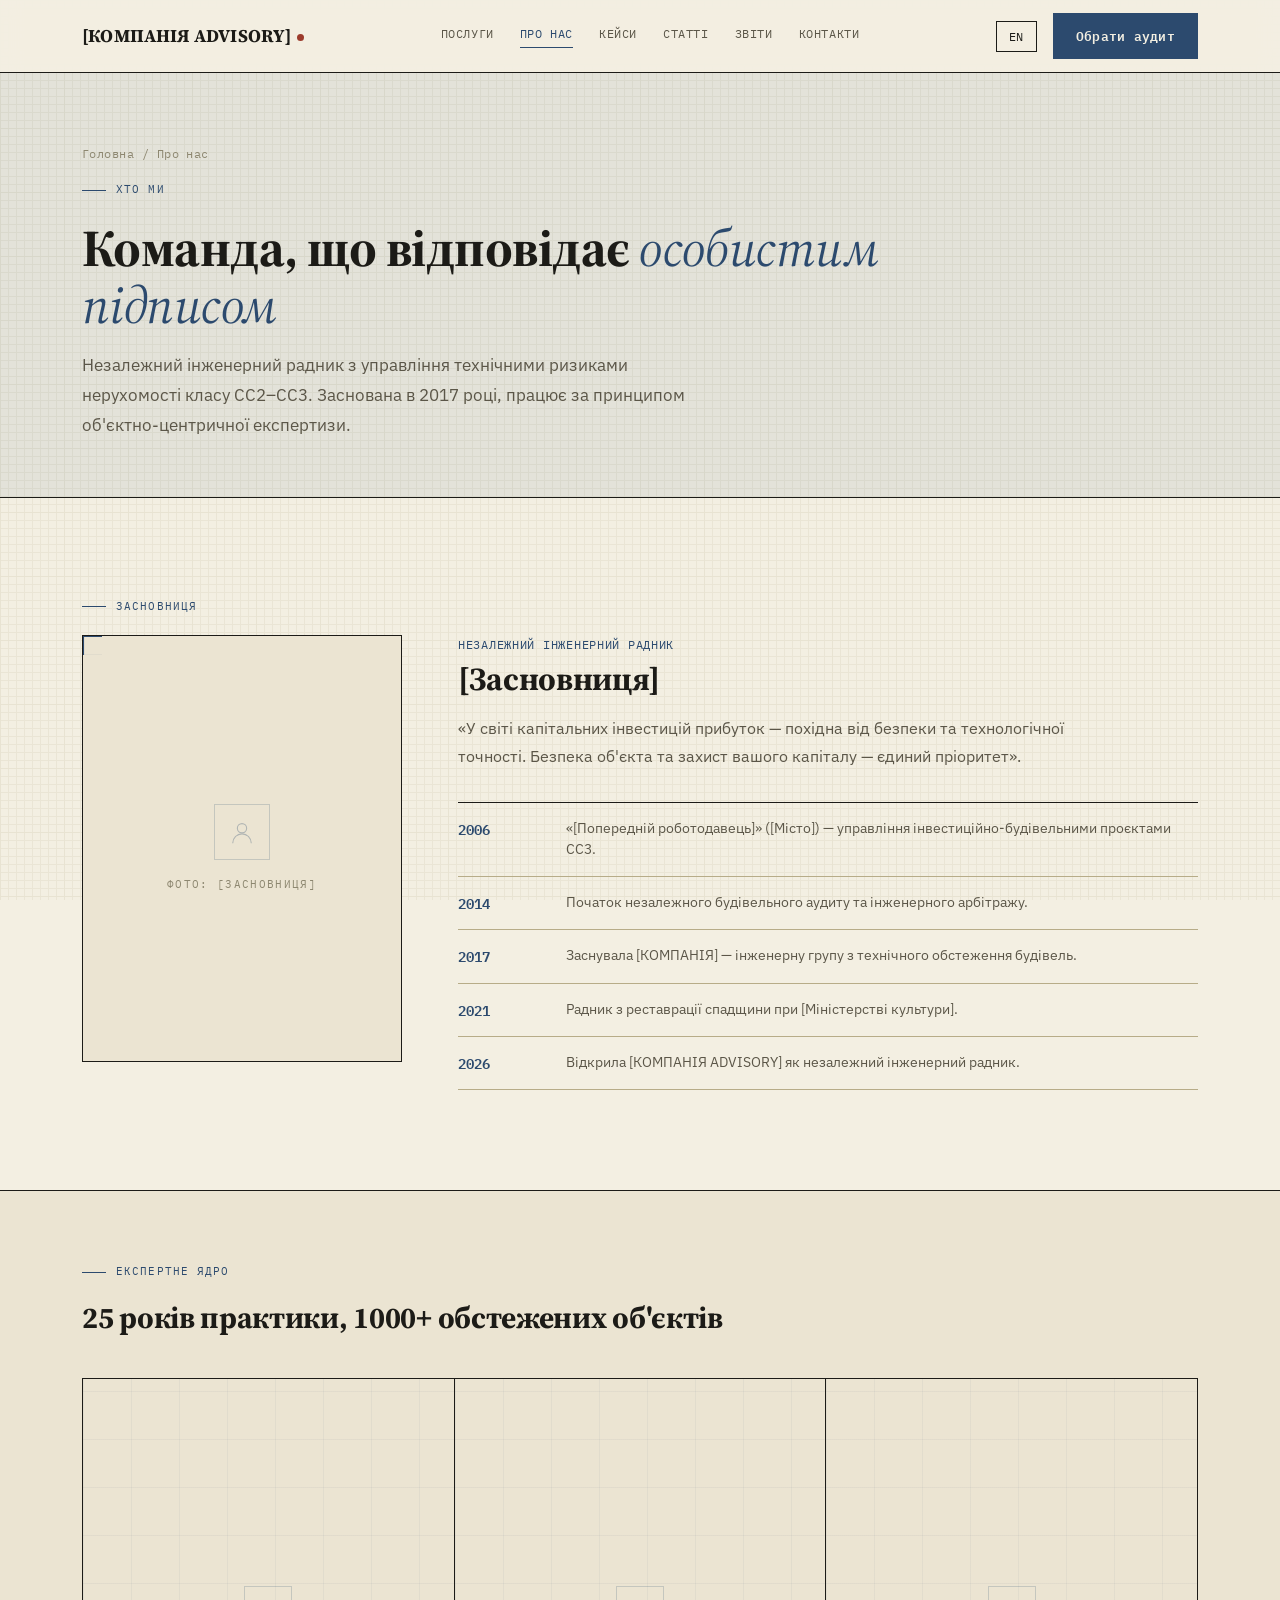
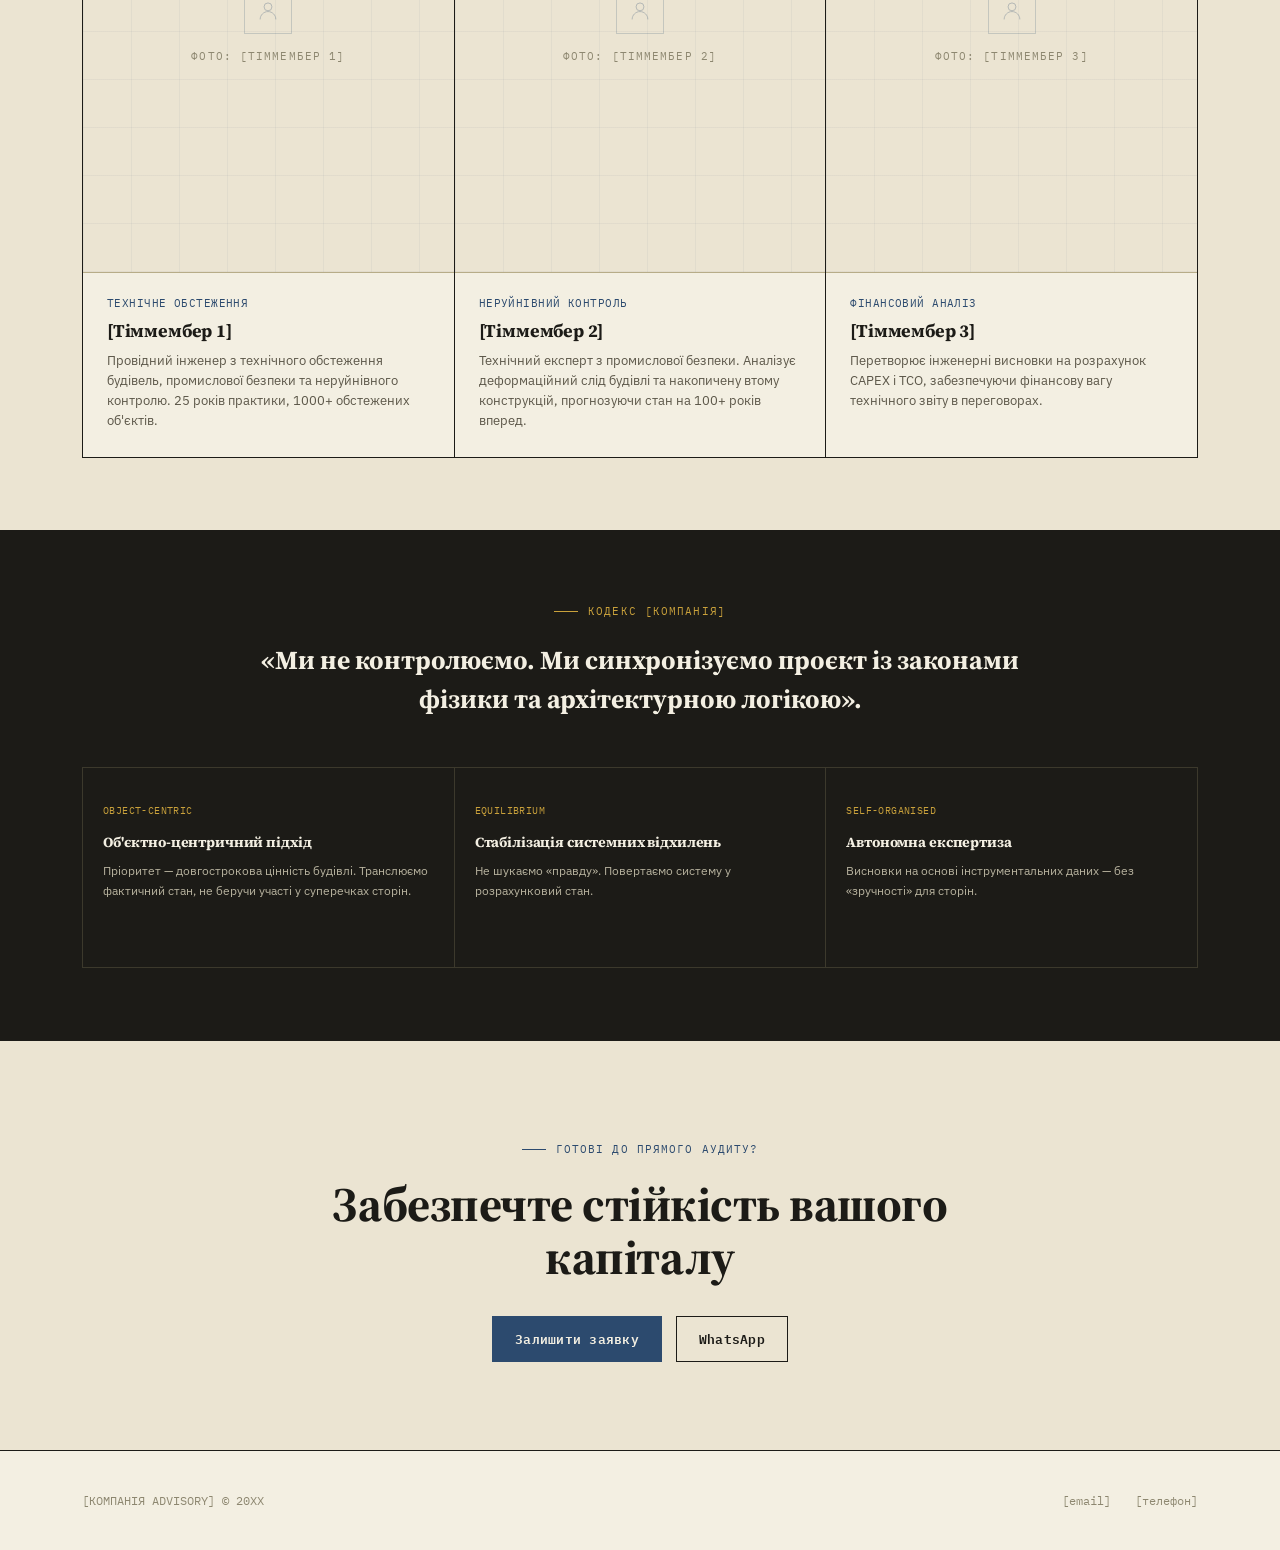
<file: about.html>
<!DOCTYPE html>
<html lang="uk" data-lang="uk">
<head>
<meta charset="UTF-8">
<meta name="viewport" content="width=device-width, initial-scale=1.0">
<title>Про нас — [КОМПАНІЯ ADVISORY]</title>
<meta name="description" content="[КОМПАНІЯ ADVISORY] — незалежний інженерний радник з управління технічними ризиками нерухомості CC2–CC3. Історія, команда, принципи роботи.">
<link rel="preconnect" href="https://fonts.googleapis.com">
<link rel="preconnect" href="https://fonts.gstatic.com" crossorigin>
<link href="https://fonts.googleapis.com/css2?family=Source+Serif+4:opsz,ital,wght@8..60,0,300;8..60,0,400;8..60,0,700;8..60,1,300;8..60,1,400&family=IBM+Plex+Sans:wght@300;400;500;600&family=IBM+Plex+Mono:wght@400;500;600&display=swap" rel="stylesheet">
<link rel="stylesheet" href="styles.css">
</head>
<body>
<div class="grid-bg"></div>

<header>
  <div class="wrap navrow">
    <a href="index.html" class="logo">[КОМПАНІЯ ADVISORY]<span class="stamp-dot"></span></a>
    <nav class="links">
      <a href="services.html"><span class="uk">Послуги</span><span class="en">Services</span></a>
      <a href="about.html" class="current"><span class="uk">Про нас</span><span class="en">About</span></a>
      <a href="cases.html"><span class="uk">Кейси</span><span class="en">Cases</span></a>
      <a href="blog/articles.html"><span class="uk">Статті</span><span class="en">Articles</span></a>
      <a href="reports.html"><span class="uk">Звіти</span><span class="en">Reports</span></a>
      <a href="contact.html"><span class="uk">Контакти</span><span class="en">Contact</span></a>
    </nav>
    <div class="nav-right">
      <button class="lang-btn" id="langToggle">EN</button>
      <a class="btn" href="index.html#directions"><span class="uk">Обрати аудит</span><span class="en">Choose an audit</span></a>
    
      <button class="burger-btn" id="burgerBtn" aria-label="Menu" aria-expanded="false"><span></span><span></span><span></span></button>
    </div>
  </div>
  </header>

<div class="mobile-menu" id="mobileMenu">
  <button class="mobile-menu-close" id="mobileMenuClose" aria-label="Close menu">×</button>
    <div class="wrap">
      <nav>
      <a href="services.html"><span class="uk">Послуги</span><span class="en">Services</span></a>
      <a href="about.html" class="current"><span class="uk">Про нас</span><span class="en">About</span></a>
      <a href="cases.html"><span class="uk">Кейси</span><span class="en">Cases</span></a>
      <a href="blog/articles.html"><span class="uk">Статті</span><span class="en">Articles</span></a>
      <a href="reports.html"><span class="uk">Звіти</span><span class="en">Reports</span></a>
      <a href="contact.html"><span class="uk">Контакти</span><span class="en">Contact</span></a>
    </nav>
      <div class="mobile-menu-foot">
        <button class="lang-btn" id="langToggleMobile">EN</button>
        <a class="btn" href="index.html#directions"><span class="uk">Обрати аудит</span><span class="en">Choose an audit</span></a>
      </div>
    </div>
  </div>

<!-- PAGE HERO -->
<section class="page-hero">
  <div class="wrap">
    <div class="breadcrumb"><a href="index.html"><span class="uk">Головна</span><span class="en">Home</span></a> / <span class="uk">Про нас</span><span class="en">About</span></div>
    <div class="file-id"><span class="dash"></span><span class="uk">Хто ми</span><span class="en">Who we are</span></div>
    <h1><span class="uk">Команда, що відповідає <em>особистим підписом</em></span><span class="en">A team that signs its name to <em>every conclusion</em></span></h1>
    <p class="lead"><span class="uk">Незалежний інженерний радник з управління технічними ризиками нерухомості класу CC2–CC3. Заснована в 2017 році, працює за принципом об'єктно-центричної експертизи.</span><span class="en">An independent engineering advisor for CC2–CC3 real-estate technical risk management. Founded in 2017, operating on the principle of object-centric expertise.</span></p>
  </div>
</section>

<!-- FOUNDER -->
<section>
  <div class="wrap">
    <div class="file-id"><span class="dash"></span><span class="uk">Засновниця</span><span class="en">Founder</span></div>
    <div class="about-top">
      <div class="photo-block reg reveal">
        <div class="rc1"></div><div class="rc2"></div>
        <div class="ph-icon">
          <svg viewBox="0 0 28 28" fill="none" stroke="#2c4a6e" stroke-width="1.2"><circle cx="14" cy="10" r="5"/><path d="M4 26c0-5.523 4.477-10 10-10s10 4.477 10 10"/></svg>
        </div>
        <span class="uk">Фото: [Засновниця]</span><span class="en">Photo: [Founder]</span>
      </div>
      <div class="reveal" style="transition-delay:.1s;">
        <div class="about-name"><span class="uk">Незалежний інженерний радник</span><span class="en">Independent Engineering Advisor</span></div>
        <h2 style="font-size:clamp(24px,3vw,32px);">[Засновниця]</h2>
        <p class="lead" style="margin-top:16px; font-size:16px;">
          <span class="uk">«У світі капітальних інвестицій прибуток — похідна від безпеки та технологічної точності. Безпека об'єкта та захист вашого капіталу — єдиний пріоритет».</span>
          <span class="en">"In capital investment, profit is a derivative of safety and technical precision. The safety of the asset and protection of your capital are the only priority."</span>
        </p>
        <div class="timeline">
          <div class="trow"><div class="yr">2006</div><p><span class="uk">«[Попередній роботодавець]» ([Місто]) — управління інвестиційно-будівельними проєктами СС3.</span><span class="en">[Previous employer] ([City]) — managing CC3-class investment projects.</span></p></div>
          <div class="trow"><div class="yr">2014</div><p><span class="uk">Початок незалежного будівельного аудиту та інженерного арбітражу.</span><span class="en">Began independent construction audit and engineering arbitration.</span></p></div>
          <div class="trow"><div class="yr">2017</div><p><span class="uk">Заснувала [КОМПАНІЯ] — інженерну групу з технічного обстеження будівель.</span><span class="en">Founded [КОМПАНІЯ] — an engineering group for structural surveys.</span></p></div>
          <div class="trow"><div class="yr">2021</div><p><span class="uk">Радник з реставрації спадщини при [Міністерстві культури].</span><span class="en">Advisor on heritage restoration for [Країна]'s Ministry of Culture.</span></p></div>
          <div class="trow"><div class="yr">2026</div><p><span class="uk">Відкрила [КОМПАНІЯ ADVISORY] як незалежний інженерний радник.</span><span class="en">Launched [КОМПАНІЯ ADVISORY] as an independent engineering advisor.</span></p></div>
        </div>
      </div>
    </div>
  </div>
</section>

<!-- EXPERT CORE -->
<section class="tight" style="background:var(--panel); border-top:1.5px solid var(--ink); border-bottom:1.5px solid var(--ink);">
  <div class="wrap">
    <div class="file-id"><span class="dash"></span><span class="uk">Експертне ядро</span><span class="en">Expert core</span></div>
    <h2 style="font-size:clamp(22px,2.8vw,30px); max-width:680px;"><span class="uk">25 років практики, 1000+ обстежених об'єктів</span><span class="en">25 years of practice, 1000+ objects surveyed</span></h2>
    <div class="team-grid">
      <div class="team-card reveal">
        <div class="team-photo">
          <div class="ph-icon"><svg viewBox="0 0 28 28" fill="none" stroke="#2c4a6e" stroke-width="1.2"><circle cx="14" cy="10" r="5"/><path d="M4 26c0-5.523 4.477-10 10-10s10 4.477 10 10"/></svg></div>
          <span class="uk">Фото: [Тіммембер 1]</span><span class="en">Photo: [Team member 1]</span>
        </div>
        <div class="team-info">
          <div class="role"><span class="uk">Технічне обстеження</span><span class="en">Structural surveying</span></div>
          <h3>[Тіммембер 1]</h3>
          <p><span class="uk">Провідний інженер з технічного обстеження будівель, промислової безпеки та неруйнівного контролю. 25 років практики, 1000+ обстежених об'єктів.</span><span class="en">Leading engineer in structural surveying, industrial safety and non-destructive testing. 25 years of practice, 1000+ objects surveyed.</span></p>
        </div>
      </div>
      <div class="team-card reveal" style="transition-delay:.1s;">
        <div class="team-photo">
          <div class="ph-icon"><svg viewBox="0 0 28 28" fill="none" stroke="#2c4a6e" stroke-width="1.2"><circle cx="14" cy="10" r="5"/><path d="M4 26c0-5.523 4.477-10 10-10s10 4.477 10 10"/></svg></div>
          <span class="uk">Фото: [Тіммембер 2]</span><span class="en">Photo: [Team member 2]</span>
        </div>
        <div class="team-info">
          <div class="role"><span class="uk">Неруйнівний контроль</span><span class="en">Non-destructive testing</span></div>
          <h3>[Тіммембер 2]</h3>
          <p><span class="uk">Технічний експерт з промислової безпеки. Аналізує деформаційний слід будівлі та накопичену втому конструкцій, прогнозуючи стан на 100+ років вперед.</span><span class="en">Technical expert in industrial safety. Analyses a building's deformation trace and accumulated fatigue, forecasting condition 100+ years ahead.</span></p>
        </div>
      </div>
      <div class="team-card reveal" style="transition-delay:.2s;">
        <div class="team-photo">
          <div class="ph-icon"><svg viewBox="0 0 28 28" fill="none" stroke="#2c4a6e" stroke-width="1.2"><circle cx="14" cy="10" r="5"/><path d="M4 26c0-5.523 4.477-10 10-10s10 4.477 10 10"/></svg></div>
          <span class="uk">Фото: [Тіммембер 3]</span><span class="en">Photo: [Team member 3]</span>
        </div>
        <div class="team-info">
          <div class="role"><span class="uk">Фінансовий аналіз</span><span class="en">Financial analysis</span></div>
          <h3>[Тіммембер 3]</h3>
          <p><span class="uk">Перетворює інженерні висновки на розрахунок CAPEX і TCO, забезпечуючи фінансову вагу технічного звіту в переговорах.</span><span class="en">Converts engineering findings into CAPEX and TCO calculations, giving the technical report financial weight in negotiations.</span></p>
        </div>
      </div>
    </div>
  </div>
</section>

<!-- CODEX -->
<section class="tight" style="background:var(--ink); color:var(--paper);">
  <div class="wrap">
    <div style="text-align:center; max-width:780px; margin:0 auto;">
      <div class="file-id" style="justify-content:center; color:#c9a13b;"><span class="dash" style="background:#c9a13b;"></span><span class="uk">Кодекс [КОМПАНІЯ]</span><span class="en">The [КОМПАНІЯ] codex</span></div>
      <blockquote style="font-family:'Source Serif 4',serif; font-weight:700; font-size:26px; color:var(--paper); line-height:1.5;">
        <span class="uk">«Ми не контролюємо. Ми синхронізуємо проєкт із законами фізики та архітектурною логікою».</span>
        <span class="en">"We do not control. We synchronise the project with the laws of physics and architectural logic."</span>
      </blockquote>
    </div>
    <div class="codex-grid" style="border-color:#3c392c;">
      <div class="ccard reveal" style="background:var(--ink); border-color:#3c392c;"><span class="ctag" style="color:#c9a13b;">Object-Centric</span><h4 style="color:var(--paper);"><span class="uk">Об'єктно-центричний підхід</span><span class="en">Object-centric approach</span></h4><p style="color:#b7b29e;"><span class="uk">Пріоритет — довгострокова цінність будівлі. Транслюємо фактичний стан, не беручи участі у суперечках сторін.</span><span class="en">Priority: the building's long-term value. We report actual condition, never taking sides.</span></p></div>
      <div class="ccard reveal" style="background:var(--ink); border-color:#3c392c; transition-delay:.1s;"><span class="ctag" style="color:#c9a13b;">Equilibrium</span><h4 style="color:var(--paper);"><span class="uk">Стабілізація системних відхилень</span><span class="en">Systemic equilibrium</span></h4><p style="color:#b7b29e;"><span class="uk">Не шукаємо «правду». Повертаємо систему у розрахунковий стан.</span><span class="en">We don't seek "the truth." We return the system to its calculated state.</span></p></div>
      <div class="ccard reveal" style="background:var(--ink); border-color:#3c392c; transition-delay:.2s;"><span class="ctag" style="color:#c9a13b;">Self-Organised</span><h4 style="color:var(--paper);"><span class="uk">Автономна експертиза</span><span class="en">Self-organised expertise</span></h4><p style="color:#b7b29e;"><span class="uk">Висновки на основі інструментальних даних — без «зручності» для сторін.</span><span class="en">Conclusions based on instrumental data — never adjusted for convenience.</span></p></div>
    </div>
  </div>
</section>

<!-- FINAL CTA -->
<section class="final-cta">
  <div class="wrap">
    <div class="file-id" style="justify-content:center;"><span class="dash"></span><span class="uk">Готові до прямого аудиту?</span><span class="en">Ready for a direct audit?</span></div>
    <h2><span class="uk">Забезпечте стійкість вашого капіталу</span><span class="en">Secure the resilience of your capital</span></h2>
    <div class="hero-cta">
      <a class="btn" href="contact.html"><span class="uk">Залишити заявку</span><span class="en">Submit a request</span></a>
      <a class="btn btn-ghost" href="https://wa.me/[телефон_без_плюса_і_пробілів]" target="_blank">WhatsApp</a>
    </div>
  </div>
</section>

<footer>
  <div class="wrap foot-row">
    <div>[КОМПАНІЯ ADVISORY] © 20XX</div>
    <div style="display:flex; gap:24px;"><a href="mailto:[email]">[email]</a><a href="tel:[телефон]">[телефон]</a></div>
  </div>
</footer>

<script>
  const html = document.documentElement;
  const btn = document.getElementById('langToggle');
  const btnMobile = document.getElementById('langToggleMobile');
  function switchLang(){
    const next = html.getAttribute('data-lang') === 'uk' ? 'en' : 'uk';
    html.setAttribute('data-lang', next);
    html.setAttribute('lang', next);
    const label = next === 'uk' ? 'EN' : 'UA';
    if (btn) btn.textContent = label;
    if (btnMobile) btnMobile.textContent = label;
  }
  if (btn) btn.addEventListener('click', switchLang);
  if (btnMobile) btnMobile.addEventListener('click', switchLang);

  /* Mobile burger menu */
  const burgerBtn = document.getElementById('burgerBtn');
  const mobileMenu = document.getElementById('mobileMenu');
  if (burgerBtn && mobileMenu) {
    function closeMenu(){
      burgerBtn.classList.remove('open');
      mobileMenu.classList.remove('open');
      burgerBtn.setAttribute('aria-expanded', 'false');
      document.body.style.overflow = '';
    }
    burgerBtn.addEventListener('click', () => {
      const isOpen = mobileMenu.classList.toggle('open');
      burgerBtn.classList.toggle('open', isOpen);
      burgerBtn.setAttribute('aria-expanded', String(isOpen));
      document.body.style.overflow = isOpen ? 'hidden' : '';
    });
    mobileMenu.querySelectorAll('a').forEach(a => a.addEventListener('click', closeMenu));
    const mobileMenuClose = document.getElementById('mobileMenuClose');
    if (mobileMenuClose) mobileMenuClose.addEventListener('click', closeMenu);
    window.addEventListener('resize', () => { if (window.innerWidth > 880) closeMenu(); });
  }


  document.querySelectorAll('.reveal').forEach(el => {
    const io = new IntersectionObserver((entries) => {
      entries.forEach(entry => { if (entry.isIntersecting) { el.classList.add('visible'); io.unobserve(el); } });
    }, { threshold: 0.15 });
    io.observe(el);
  });
</script>
</body>
</html>
</file>
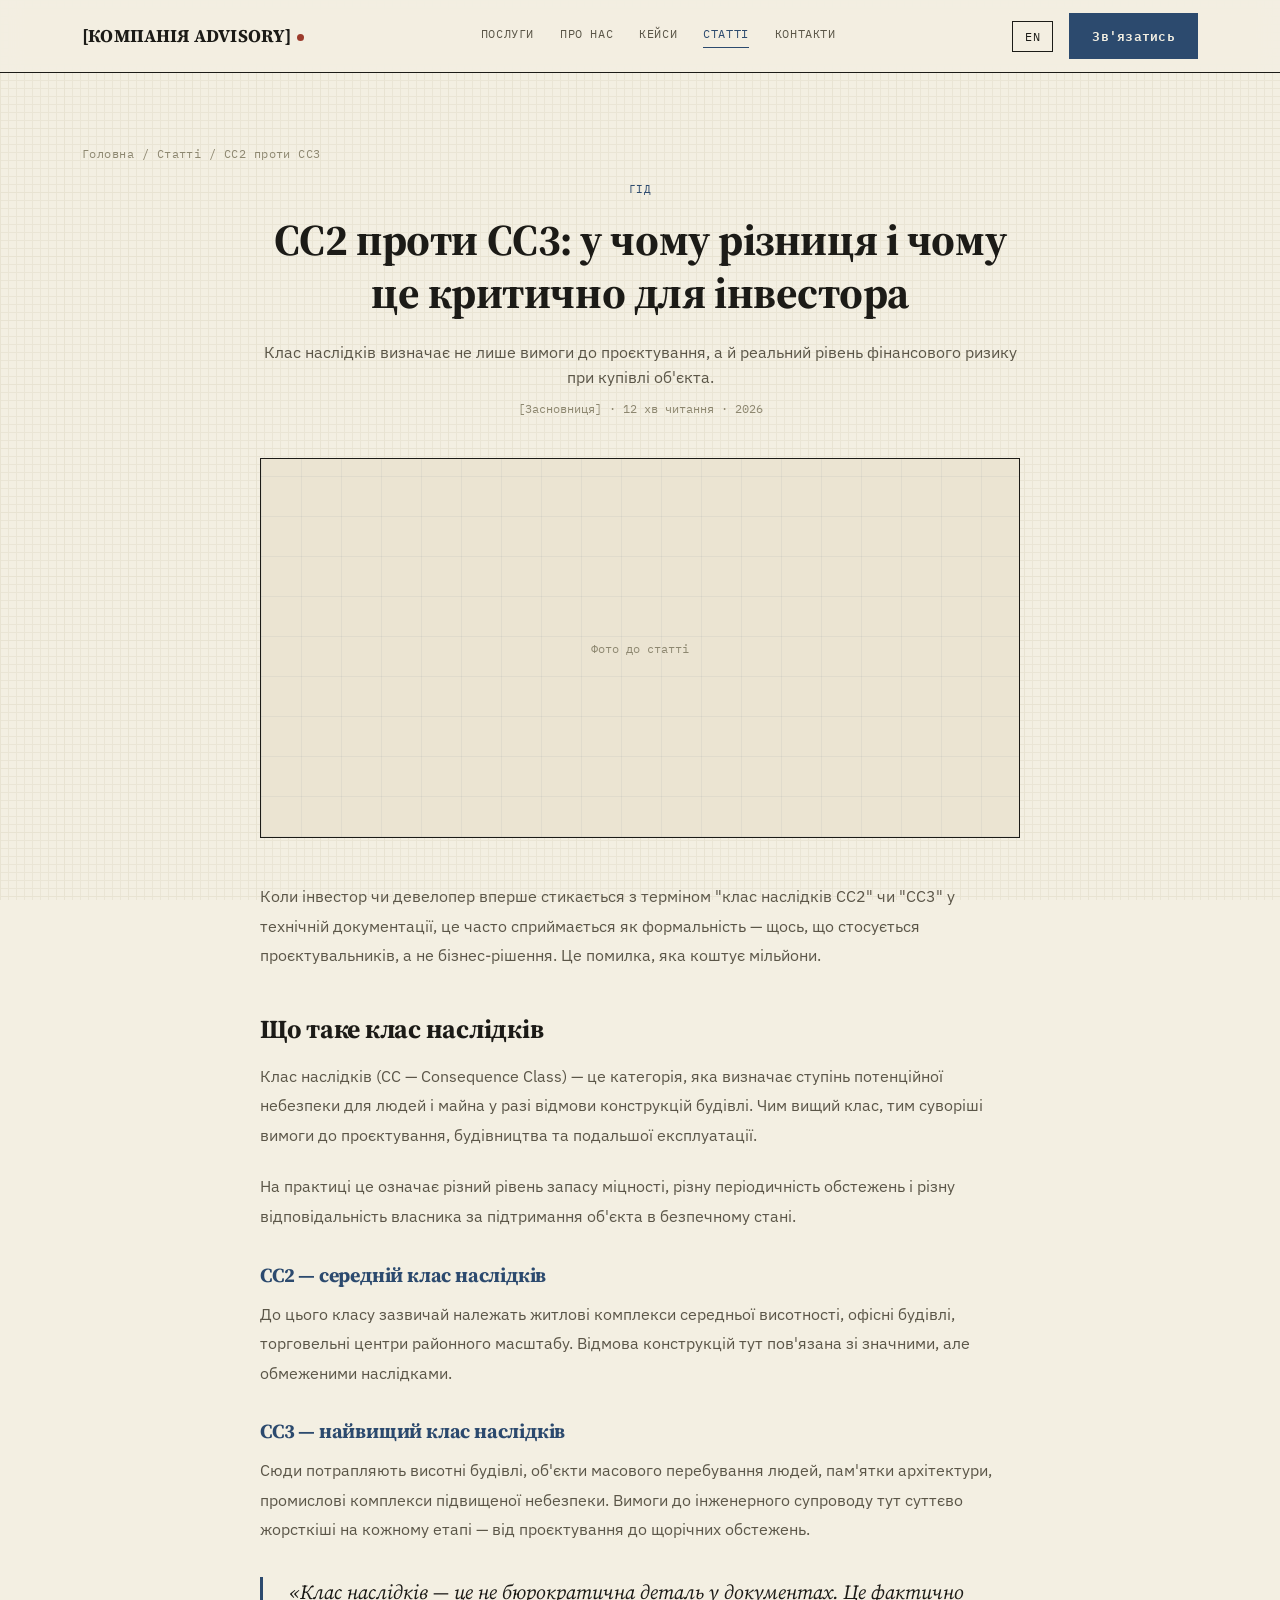
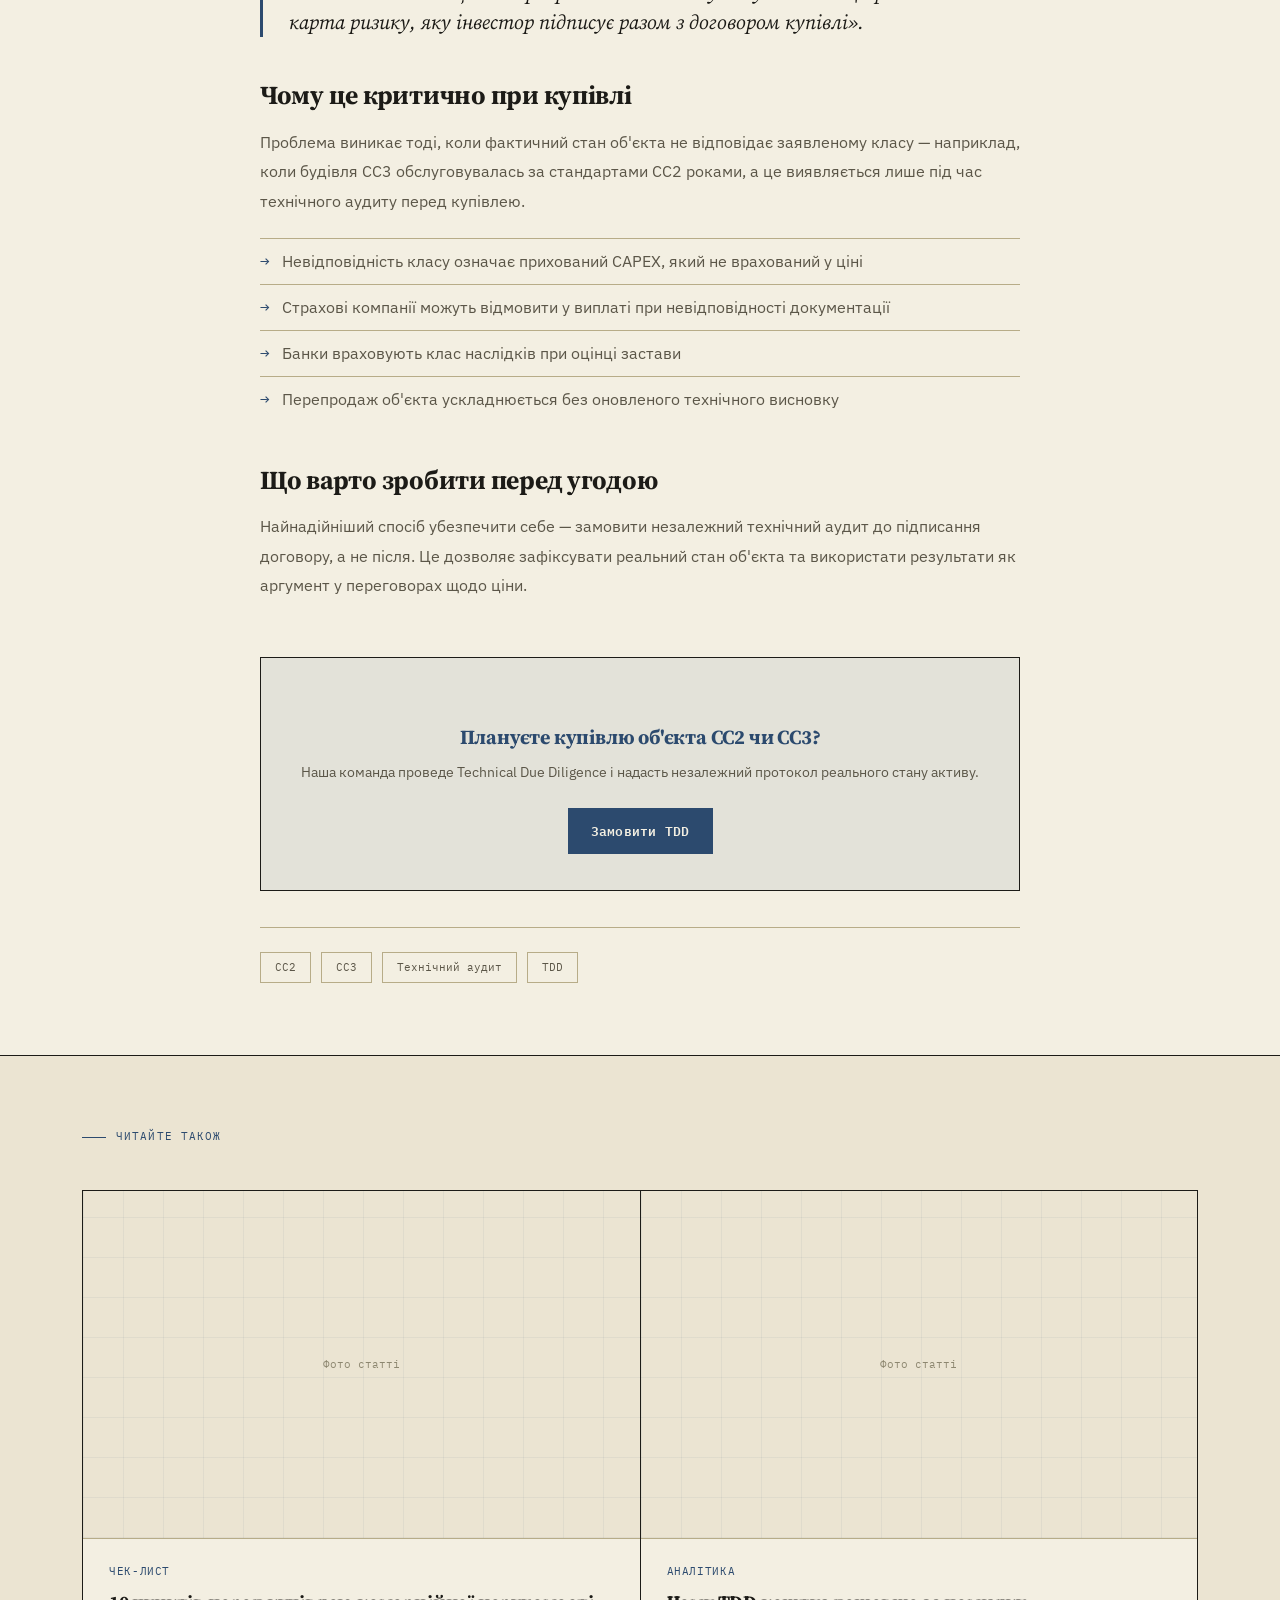
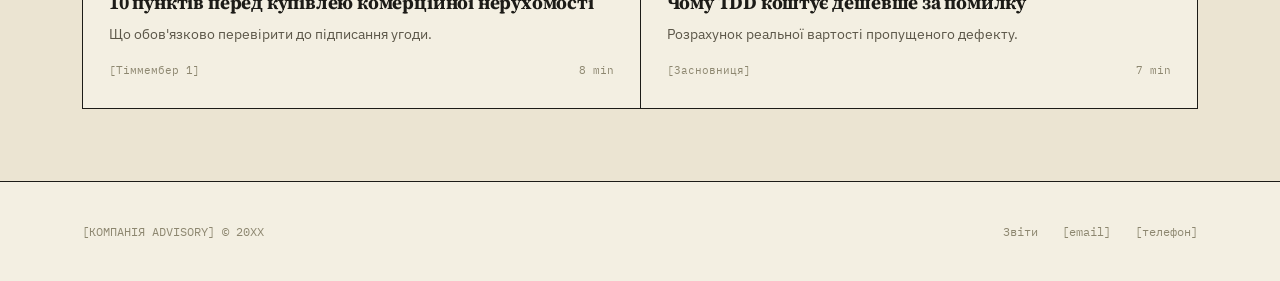
<file: article-example.html>
<!DOCTYPE html>
<html lang="uk" data-lang="uk">
<head>
<meta charset="UTF-8">
<meta name="viewport" content="width=device-width, initial-scale=1.0">
<title>СС2 проти СС3: у чому різниця — [КОМПАНІЯ ADVISORY]</title>
<meta name="description" content="Клас наслідків CC2 та CC3 визначає рівень фінансового ризику при купівлі нерухомості. Пояснюємо різницю простими словами для інвесторів.">
<link rel="preconnect" href="https://fonts.googleapis.com">
<link rel="preconnect" href="https://fonts.gstatic.com" crossorigin>
<link href="https://fonts.googleapis.com/css2?family=Source+Serif+4:opsz,ital,wght@8..60,0,300;8..60,0,400;8..60,0,700;8..60,1,300;8..60,1,400&family=IBM+Plex+Sans:wght@300;400;500;600&family=IBM+Plex+Mono:wght@400;500;600&display=swap" rel="stylesheet">
<link rel="stylesheet" href="../styles.css">
</head>
<body>
<div class="grid-bg"></div>

<header>
  <div class="wrap navrow">
    <a href="../index.html" class="logo">[КОМПАНІЯ ADVISORY]<span class="stamp-dot"></span></a>
    <nav class="links">
      <a href="../services.html"><span class="uk">Послуги</span><span class="en">Services</span></a>
      <a href="../about.html"><span class="uk">Про нас</span><span class="en">About</span></a>
      <a href="../cases.html"><span class="uk">Кейси</span><span class="en">Cases</span></a>
      <a href="articles.html" class="current"><span class="uk">Статті</span><span class="en">Articles</span></a>
      <a href="../contact.html"><span class="uk">Контакти</span><span class="en">Contact</span></a>
    </nav>
    <div class="nav-right">
      <button class="lang-btn" id="langToggle">EN</button>
      <a class="btn" href="../contact.html"><span class="uk">Зв'язатись</span><span class="en">Get in touch</span></a>
    
      <button class="burger-btn" id="burgerBtn" aria-label="Menu" aria-expanded="false"><span></span><span></span><span></span></button>
    </div>
  </div>
  <div class="mobile-menu" id="mobileMenu">
    <div class="wrap">
      <nav>
      <a href="../services.html"><span class="uk">Послуги</span><span class="en">Services</span></a>
      <a href="../about.html"><span class="uk">Про нас</span><span class="en">About</span></a>
      <a href="../cases.html"><span class="uk">Кейси</span><span class="en">Cases</span></a>
      <a href="articles.html" class="current"><span class="uk">Статті</span><span class="en">Articles</span></a>
      <a href="../contact.html"><span class="uk">Контакти</span><span class="en">Contact</span></a>
    </nav>
      <div class="mobile-menu-foot">
        <button class="lang-btn" id="langToggleMobile">EN</button>
        <a class="btn" href="../contact.html"><span class="uk">Зв'язатись</span><span class="en">Get in touch</span></a>
      </div>
    </div>
  </div>
</header>

<!-- ARTICLE -->
<section class="tight">
  <div class="wrap">
    <div class="breadcrumb"><a href="../index.html"><span class="uk">Головна</span><span class="en">Home</span></a> / <a href="articles.html"><span class="uk">Статті</span><span class="en">Articles</span></a> / <span class="uk">СС2 проти СС3</span><span class="en">CC2 vs CC3</span></div>

    <div class="article-content">
      <div class="article-tag"><span class="uk">ГІД</span><span class="en">GUIDE</span></div>
      <h1><span class="uk">СС2 проти СС3: у чому різниця і чому це критично для інвестора</span><span class="en">CC2 vs CC3: the difference, and why it matters for investors</span></h1>
      <p class="article-sub"><span class="uk">Клас наслідків визначає не лише вимоги до проєктування, а й реальний рівень фінансового ризику при купівлі об'єкта.</span><span class="en">The consequence class defines not just design requirements, but the real level of financial risk when acquiring an asset.</span></p>
      <div class="byline">[Засновниця] · <span class="uk">12 хв читання · 2026</span><span class="en">12 min read · 2026</span></div>

      <div class="article-hero-img">
        <span><span class="uk">Фото до статті</span><span class="en">Article header photo</span></span>
      </div>

      <div class="article-prose">
        <p><span class="uk">Коли інвестор чи девелопер вперше стикається з терміном "клас наслідків СС2" чи "СС3" у технічній документації, це часто сприймається як формальність — щось, що стосується проєктувальників, а не бізнес-рішення. Це помилка, яка коштує мільйони.</span><span class="en">When an investor or developer first encounters the term "consequence class CC2" or "CC3" in technical documentation, it's often treated as a formality — something for designers, not a business decision. That's a mistake that costs millions.</span></p>

        <h2><span class="uk">Що таке клас наслідків</span><span class="en">What is a consequence class</span></h2>
        <p><span class="uk">Клас наслідків (СС — Consequence Class) — це категорія, яка визначає ступінь потенційної небезпеки для людей і майна у разі відмови конструкцій будівлі. Чим вищий клас, тим суворіші вимоги до проєктування, будівництва та подальшої експлуатації.</span><span class="en">The consequence class (CC) is a category that defines the degree of potential danger to people and property if a building's structures fail. The higher the class, the stricter the requirements for design, construction, and ongoing operation.</span></p>
        <p><span class="uk">На практиці це означає різний рівень запасу міцності, різну періодичність обстежень і різну відповідальність власника за підтримання об'єкта в безпечному стані.</span><span class="en">In practice, this means a different safety margin, a different frequency of inspections, and different owner liability for keeping the asset in a safe condition.</span></p>

        <h3><span class="uk">СС2 — середній клас наслідків</span><span class="en">CC2 — medium consequence class</span></h3>
        <p><span class="uk">До цього класу зазвичай належать житлові комплекси середньої висотності, офісні будівлі, торговельні центри районного масштабу. Відмова конструкцій тут пов'язана зі значними, але обмеженими наслідками.</span><span class="en">This class typically covers mid-rise residential complexes, office buildings, and district-scale shopping centres. Structural failure here carries significant but limited consequences.</span></p>

        <h3><span class="uk">СС3 — найвищий клас наслідків</span><span class="en">CC3 — the highest consequence class</span></h3>
        <p><span class="uk">Сюди потрапляють висотні будівлі, об'єкти масового перебування людей, пам'ятки архітектури, промислові комплекси підвищеної небезпеки. Вимоги до інженерного супроводу тут суттєво жорсткіші на кожному етапі — від проєктування до щорічних обстежень.</span><span class="en">This includes high-rise buildings, mass-occupancy venues, architectural landmarks, and industrial complexes with elevated risk. Engineering support requirements here are substantially stricter at every stage — from design to annual surveys.</span></p>

        <blockquote>
          <span class="uk">«Клас наслідків — це не бюрократична деталь у документах. Це фактично карта ризику, яку інвестор підписує разом з договором купівлі».</span>
          <span class="en">"The consequence class isn't a bureaucratic detail in the paperwork. It's effectively a risk map that the investor signs along with the purchase agreement."</span>
        </blockquote>

        <h2><span class="uk">Чому це критично при купівлі</span><span class="en">Why this matters when buying</span></h2>
        <p><span class="uk">Проблема виникає тоді, коли фактичний стан об'єкта не відповідає заявленому класу — наприклад, коли будівля СС3 обслуговувалась за стандартами СС2 роками, а це виявляється лише під час технічного аудиту перед купівлею.</span><span class="en">The problem arises when an asset's actual condition doesn't match its stated class — for example, when a CC3 building has been maintained to CC2 standards for years, and this is only discovered during a pre-purchase technical audit.</span></p>

        <ul>
          <li><span class="tick">→</span><span><span class="uk">Невідповідність класу означає прихований CAPEX, який не врахований у ціні</span><span class="en">Class mismatch means hidden CAPEX not reflected in the price</span></span></li>
          <li><span class="tick">→</span><span><span class="uk">Страхові компанії можуть відмовити у виплаті при невідповідності документації</span><span class="en">Insurers may deny claims if documentation doesn't match reality</span></span></li>
          <li><span class="tick">→</span><span><span class="uk">Банки враховують клас наслідків при оцінці застави</span><span class="en">Banks factor the consequence class into collateral valuation</span></span></li>
          <li><span class="tick">→</span><span><span class="uk">Перепродаж об'єкта ускладнюється без оновленого технічного висновку</span><span class="en">Resale becomes harder without an updated technical verdict</span></span></li>
        </ul>

        <h2><span class="uk">Що варто зробити перед угодою</span><span class="en">What to do before the deal</span></h2>
        <p><span class="uk">Найнадійніший спосіб убезпечити себе — замовити незалежний технічний аудит до підписання договору, а не після. Це дозволяє зафіксувати реальний стан об'єкта та використати результати як аргумент у переговорах щодо ціни.</span><span class="en">The most reliable way to protect yourself is to commission an independent technical audit before signing the agreement, not after. This lets you record the asset's real condition and use the findings as a negotiating argument on price.</span></p>

        <div class="article-cta">
          <h3><span class="uk">Плануєте купівлю об'єкта СС2 чи СС3?</span><span class="en">Planning to acquire a CC2 or CC3 asset?</span></h3>
          <p><span class="uk">Наша команда проведе Technical Due Diligence і надасть незалежний протокол реального стану активу.</span><span class="en">Our team will conduct a Technical Due Diligence and provide an independent protocol of the asset's real condition.</span></p>
          <a class="btn" href="../contact.html"><span class="uk">Замовити TDD</span><span class="en">Order a TDD</span></a>
        </div>

        <div class="article-tags-row">
          <span class="article-tag-chip">CC2</span>
          <span class="article-tag-chip">CC3</span>
          <span class="article-tag-chip"><span class="uk">Технічний аудит</span><span class="en">Technical audit</span></span>
          <span class="article-tag-chip">TDD</span>
        </div>
      </div>
    </div>
  </div>
</section>

<!-- RELATED -->
<section class="tight" style="background:var(--panel); border-top:1.5px solid var(--ink); border-bottom:1.5px solid var(--ink);">
  <div class="wrap">
    <div class="file-id"><span class="dash"></span><span class="uk">Читайте також</span><span class="en">Related reading</span></div>
    <div class="article-grid">
      <a href="#" style="display:contents;">
        <div class="article-card reveal">
          <div class="article-thumb"><span><span class="uk">Фото статті</span><span class="en">Article photo</span></span></div>
          <div class="article-body">
            <div class="article-tag"><span class="uk">ЧЕК-ЛИСТ</span><span class="en">CHECKLIST</span></div>
            <h3><span class="uk">10 пунктів перед купівлею комерційної нерухомості</span><span class="en">10 checks before buying commercial real estate</span></h3>
            <p><span class="uk">Що обов'язково перевірити до підписання угоди.</span><span class="en">What to verify before signing the deal.</span></p>
            <div class="article-meta"><span>[Тіммембер 1]</span><span>8 min</span></div>
          </div>
        </div>
      </a>
      <a href="#" style="display:contents;">
        <div class="article-card reveal" style="transition-delay:.08s;">
          <div class="article-thumb"><span><span class="uk">Фото статті</span><span class="en">Article photo</span></span></div>
          <div class="article-body">
            <div class="article-tag"><span class="uk">АНАЛІТИКА</span><span class="en">ANALYSIS</span></div>
            <h3><span class="uk">Чому TDD коштує дешевше за помилку</span><span class="en">Why TDD is cheaper than a mistake</span></h3>
            <p><span class="uk">Розрахунок реальної вартості пропущеного дефекту.</span><span class="en">Calculating the real cost of a missed defect.</span></p>
            <div class="article-meta"><span>[Засновниця]</span><span>7 min</span></div>
          </div>
        </div>
      </a>
    </div>
  </div>
</section>

<footer>
  <div class="wrap foot-row">
    <div>[КОМПАНІЯ ADVISORY] © 20XX</div>
    <div style="display:flex; gap:24px;"><a href="../reports.html"><span class="uk">Звіти</span><span class="en">Reports</span></a><a href="mailto:[email]">[email]</a><a href="tel:[телефон]">[телефон]</a></div>
  </div>
</footer>

<script>
  const html = document.documentElement;
  const btn = document.getElementById('langToggle');
  const btnMobile = document.getElementById('langToggleMobile');
  function switchLang(){
    const next = html.getAttribute('data-lang') === 'uk' ? 'en' : 'uk';
    html.setAttribute('data-lang', next);
    html.setAttribute('lang', next);
    const label = next === 'uk' ? 'EN' : 'UA';
    if (btn) btn.textContent = label;
    if (btnMobile) btnMobile.textContent = label;
  }
  if (btn) btn.addEventListener('click', switchLang);
  if (btnMobile) btnMobile.addEventListener('click', switchLang);

  /* Mobile burger menu */
  const burgerBtn = document.getElementById('burgerBtn');
  const mobileMenu = document.getElementById('mobileMenu');
  if (burgerBtn && mobileMenu) {
    function closeMenu(){
      burgerBtn.classList.remove('open');
      mobileMenu.classList.remove('open');
      burgerBtn.setAttribute('aria-expanded', 'false');
      document.body.style.overflow = '';
    }
    burgerBtn.addEventListener('click', () => {
      const isOpen = mobileMenu.classList.toggle('open');
      burgerBtn.classList.toggle('open', isOpen);
      burgerBtn.setAttribute('aria-expanded', String(isOpen));
      document.body.style.overflow = isOpen ? 'hidden' : '';
    });
    mobileMenu.querySelectorAll('a').forEach(a => a.addEventListener('click', closeMenu));
    window.addEventListener('resize', () => { if (window.innerWidth > 880) closeMenu(); });
  }


  document.querySelectorAll('.reveal').forEach(el => {
    const io = new IntersectionObserver((entries) => {
      entries.forEach(entry => { if (entry.isIntersecting) { el.classList.add('visible'); io.unobserve(el); } });
    }, { threshold: 0.15 });
    io.observe(el);
  });
</script>
</body>
</html>
</file>
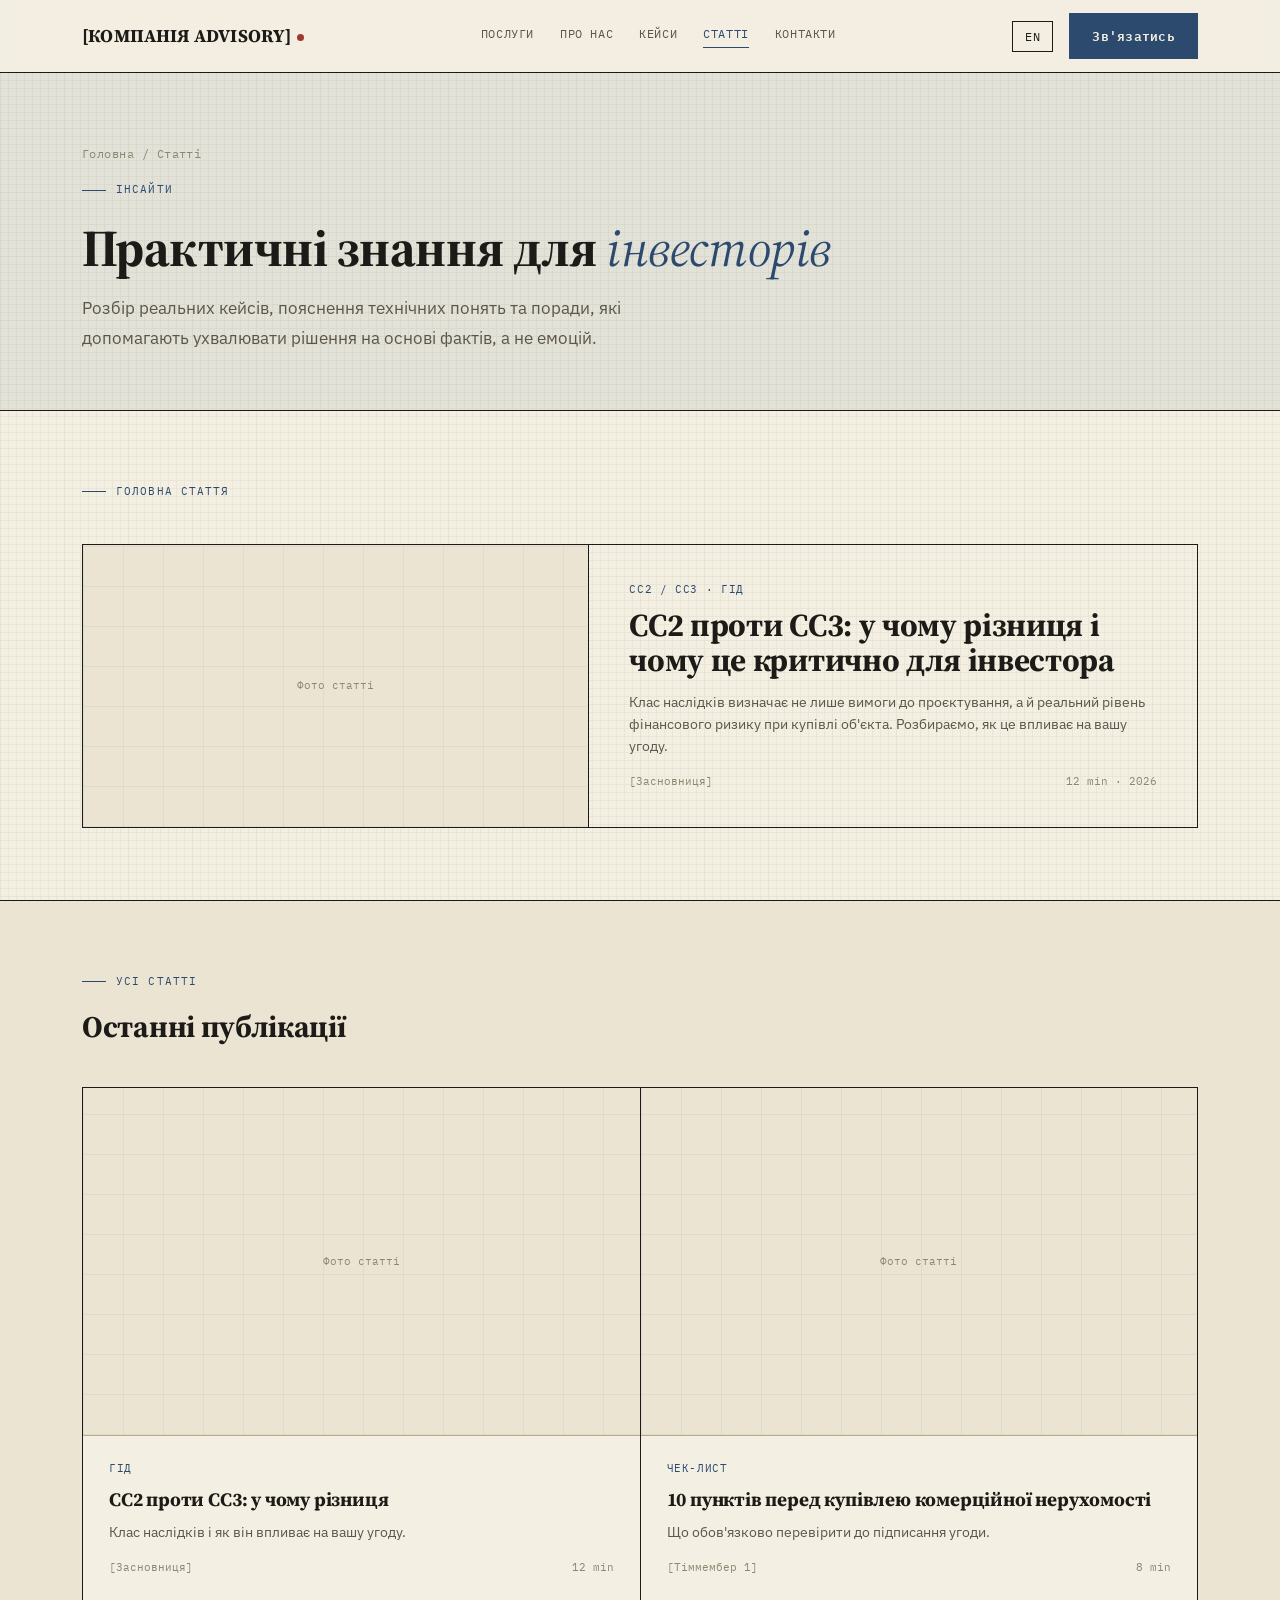
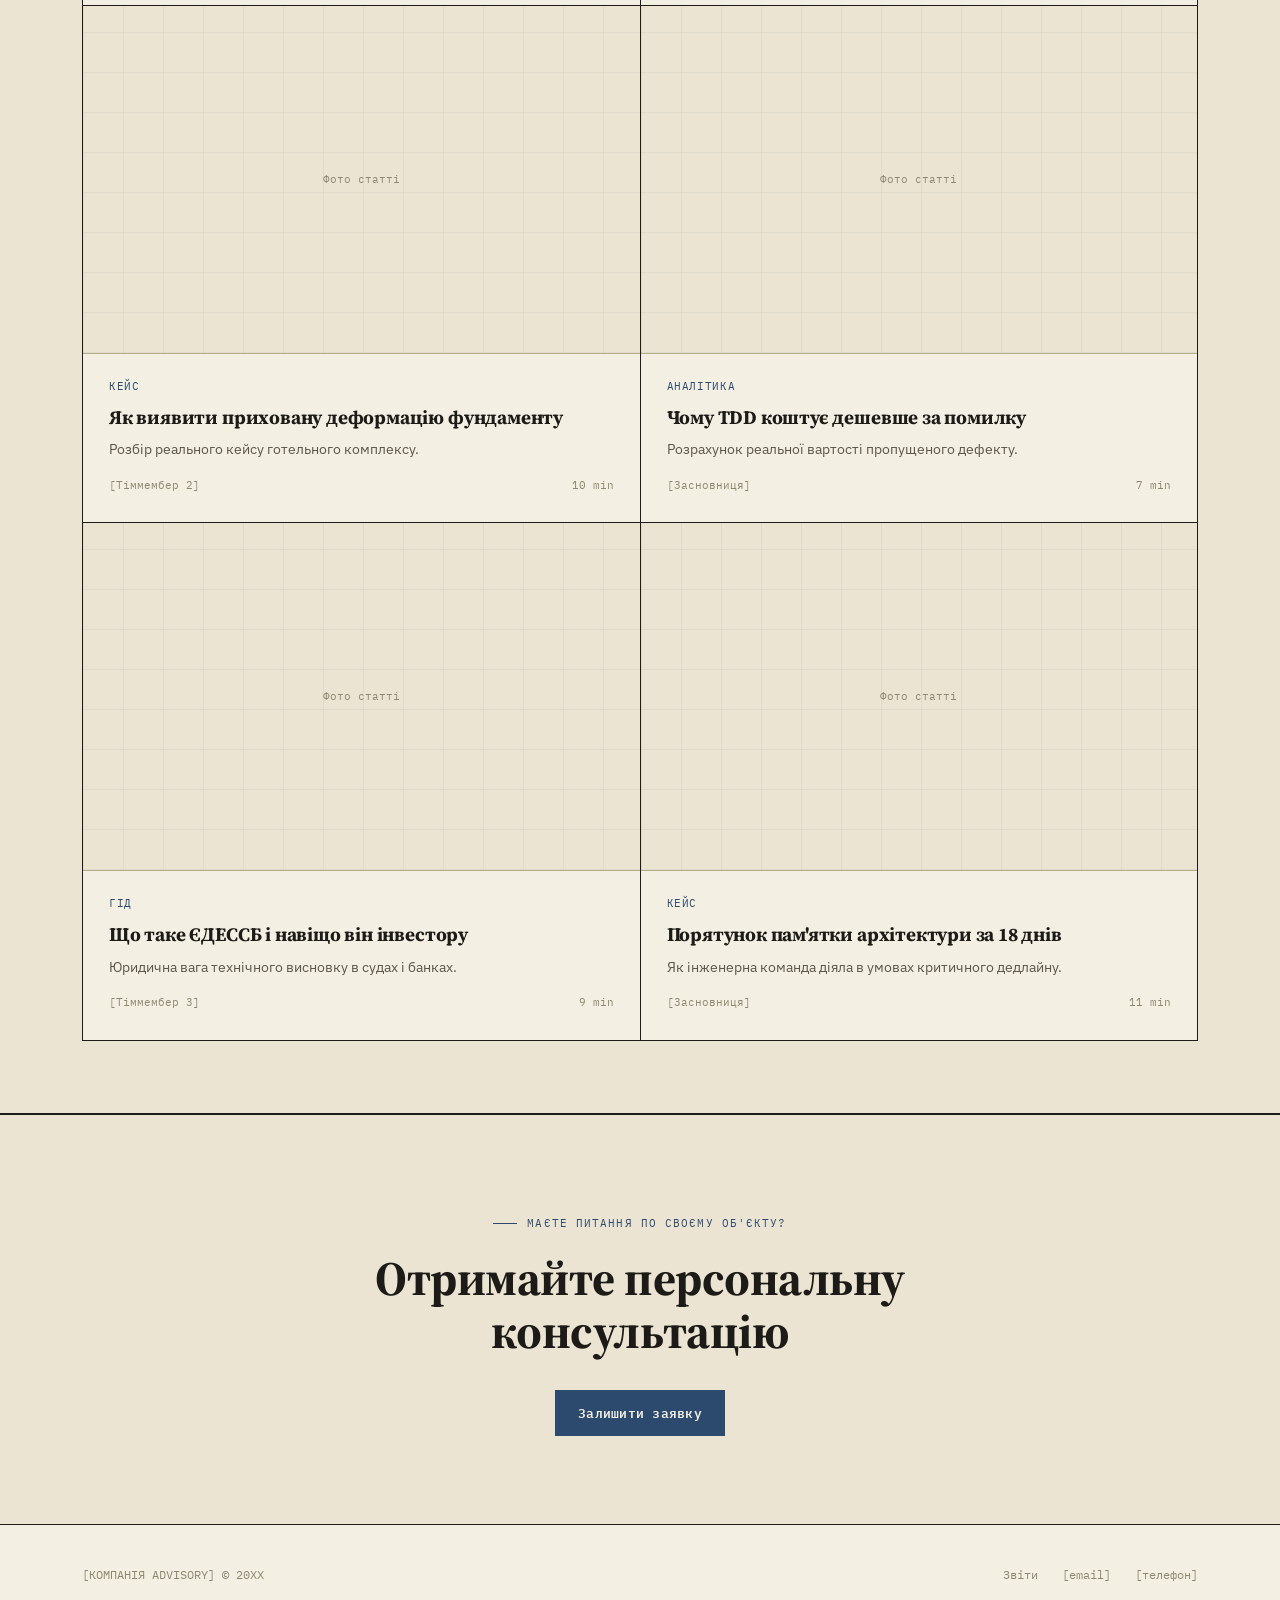
<file: articles.html>
<!DOCTYPE html>
<html lang="uk" data-lang="uk">
<head>
<meta charset="UTF-8">
<meta name="viewport" content="width=device-width, initial-scale=1.0">
<title>Статті — [КОМПАНІЯ ADVISORY]</title>
<meta name="description" content="Статті про технічний аудит нерухомості, класи наслідків CC2–CC3, реальні кейси та практичні поради для інвесторів і девелоперів.">
<link rel="preconnect" href="https://fonts.googleapis.com">
<link rel="preconnect" href="https://fonts.gstatic.com" crossorigin>
<link href="https://fonts.googleapis.com/css2?family=Source+Serif+4:opsz,ital,wght@8..60,0,300;8..60,0,400;8..60,0,700;8..60,1,300;8..60,1,400&family=IBM+Plex+Sans:wght@300;400;500;600&family=IBM+Plex+Mono:wght@400;500;600&display=swap" rel="stylesheet">
<link rel="stylesheet" href="../styles.css">
</head>
<body>
<div class="grid-bg"></div>

<header>
  <div class="wrap navrow">
    <a href="../index.html" class="logo">[КОМПАНІЯ ADVISORY]<span class="stamp-dot"></span></a>
    <nav class="links">
      <a href="../services.html"><span class="uk">Послуги</span><span class="en">Services</span></a>
      <a href="../about.html"><span class="uk">Про нас</span><span class="en">About</span></a>
      <a href="../cases.html"><span class="uk">Кейси</span><span class="en">Cases</span></a>
      <a href="articles.html" class="current"><span class="uk">Статті</span><span class="en">Articles</span></a>
      <a href="../contact.html"><span class="uk">Контакти</span><span class="en">Contact</span></a>
    </nav>
    <div class="nav-right">
      <button class="lang-btn" id="langToggle">EN</button>
      <a class="btn" href="../contact.html"><span class="uk">Зв'язатись</span><span class="en">Get in touch</span></a>
    
      <button class="burger-btn" id="burgerBtn" aria-label="Menu" aria-expanded="false"><span></span><span></span><span></span></button>
    </div>
  </div>
  <div class="mobile-menu" id="mobileMenu">
    <div class="wrap">
      <nav>
      <a href="../services.html"><span class="uk">Послуги</span><span class="en">Services</span></a>
      <a href="../about.html"><span class="uk">Про нас</span><span class="en">About</span></a>
      <a href="../cases.html"><span class="uk">Кейси</span><span class="en">Cases</span></a>
      <a href="articles.html" class="current"><span class="uk">Статті</span><span class="en">Articles</span></a>
      <a href="../contact.html"><span class="uk">Контакти</span><span class="en">Contact</span></a>
    </nav>
      <div class="mobile-menu-foot">
        <button class="lang-btn" id="langToggleMobile">EN</button>
        <a class="btn" href="../contact.html"><span class="uk">Зв'язатись</span><span class="en">Get in touch</span></a>
      </div>
    </div>
  </div>
</header>

<!-- PAGE HERO -->
<section class="page-hero">
  <div class="wrap">
    <div class="breadcrumb"><a href="../index.html"><span class="uk">Головна</span><span class="en">Home</span></a> / <span class="uk">Статті</span><span class="en">Articles</span></div>
    <div class="file-id"><span class="dash"></span><span class="uk">Інсайти</span><span class="en">Insights</span></div>
    <h1><span class="uk">Практичні знання для <em>інвесторів</em></span><span class="en">Practical knowledge for <em>investors</em></span></h1>
    <p class="lead"><span class="uk">Розбір реальних кейсів, пояснення технічних понять та поради, які допомагають ухвалювати рішення на основі фактів, а не емоцій.</span><span class="en">Real-case breakdowns, technical explainers, and advice that helps you decide based on facts, not emotions.</span></p>
  </div>
</section>

<!-- FEATURED ARTICLE -->
<section class="tight">
  <div class="wrap">
    <div class="file-id"><span class="dash"></span><span class="uk">Головна стаття</span><span class="en">Featured</span></div>
    <a href="article-example.html" style="display:block;">
      <div class="article-featured reveal">
        <div class="article-thumb">
          <span><span class="uk">Фото статті</span><span class="en">Article photo</span></span>
        </div>
        <div class="article-body">
          <div class="article-tag">СС2 / СС3 · <span class="uk">ГІД</span><span class="en">GUIDE</span></div>
          <h2><span class="uk">СС2 проти СС3: у чому різниця і чому це критично для інвестора</span><span class="en">CC2 vs CC3: the difference, and why it matters for investors</span></h2>
          <p><span class="uk">Клас наслідків визначає не лише вимоги до проєктування, а й реальний рівень фінансового ризику при купівлі об'єкта. Розбираємо, як це впливає на вашу угоду.</span><span class="en">The consequence class defines not just design requirements, but the real level of financial risk when acquiring an asset. We break down how this affects your deal.</span></p>
          <div class="article-meta"><span><span class="uk">[Засновниця]</span></span><span>12 min · 2026</span></div>
        </div>
      </div>
    </a>
  </div>
</section>

<!-- ARTICLE GRID -->
<section class="tight" style="background:var(--panel); border-top:1.5px solid var(--ink); border-bottom:1.5px solid var(--ink);">
  <div class="wrap">
    <div class="file-id"><span class="dash"></span><span class="uk">Усі статті</span><span class="en">All articles</span></div>
    <h2 style="font-size:clamp(22px,2.8vw,30px);"><span class="uk">Останні публікації</span><span class="en">Latest posts</span></h2>

    <div class="article-grid">
      <a href="article-example.html" style="display:contents;">
        <div class="article-card reveal">
          <div class="article-thumb"><span><span class="uk">Фото статті</span><span class="en">Article photo</span></span></div>
          <div class="article-body">
            <div class="article-tag"><span class="uk">ГІД</span><span class="en">GUIDE</span></div>
            <h3><span class="uk">СС2 проти СС3: у чому різниця</span><span class="en">CC2 vs CC3: the difference</span></h3>
            <p><span class="uk">Клас наслідків і як він впливає на вашу угоду.</span><span class="en">Consequence class and how it affects your deal.</span></p>
            <div class="article-meta"><span>[Засновниця]</span><span>12 min</span></div>
          </div>
        </div>
      </a>
      <a href="#" style="display:contents;">
        <div class="article-card reveal" style="transition-delay:.08s;">
          <div class="article-thumb"><span><span class="uk">Фото статті</span><span class="en">Article photo</span></span></div>
          <div class="article-body">
            <div class="article-tag"><span class="uk">ЧЕК-ЛИСТ</span><span class="en">CHECKLIST</span></div>
            <h3><span class="uk">10 пунктів перед купівлею комерційної нерухомості</span><span class="en">10 checks before buying commercial real estate</span></h3>
            <p><span class="uk">Що обов'язково перевірити до підписання угоди.</span><span class="en">What to verify before signing the deal.</span></p>
            <div class="article-meta"><span>[Тіммембер 1]</span><span>8 min</span></div>
          </div>
        </div>
      </a>
      <a href="#" style="display:contents;">
        <div class="article-card reveal" style="transition-delay:.16s;">
          <div class="article-thumb"><span><span class="uk">Фото статті</span><span class="en">Article photo</span></span></div>
          <div class="article-body">
            <div class="article-tag"><span class="uk">КЕЙС</span><span class="en">CASE STUDY</span></div>
            <h3><span class="uk">Як виявити приховану деформацію фундаменту</span><span class="en">How to spot hidden foundation deformation</span></h3>
            <p><span class="uk">Розбір реального кейсу готельного комплексу.</span><span class="en">A real hotel-complex case breakdown.</span></p>
            <div class="article-meta"><span>[Тіммембер 2]</span><span>10 min</span></div>
          </div>
        </div>
      </a>
      <a href="#" style="display:contents;">
        <div class="article-card reveal" style="transition-delay:.24s;">
          <div class="article-thumb"><span><span class="uk">Фото статті</span><span class="en">Article photo</span></span></div>
          <div class="article-body">
            <div class="article-tag"><span class="uk">АНАЛІТИКА</span><span class="en">ANALYSIS</span></div>
            <h3><span class="uk">Чому TDD коштує дешевше за помилку</span><span class="en">Why TDD is cheaper than a mistake</span></h3>
            <p><span class="uk">Розрахунок реальної вартості пропущеного дефекту.</span><span class="en">Calculating the real cost of a missed defect.</span></p>
            <div class="article-meta"><span>[Засновниця]</span><span>7 min</span></div>
          </div>
        </div>
      </a>
      <a href="#" style="display:contents;">
        <div class="article-card reveal" style="transition-delay:.32s;">
          <div class="article-thumb"><span><span class="uk">Фото статті</span><span class="en">Article photo</span></span></div>
          <div class="article-body">
            <div class="article-tag"><span class="uk">ГІД</span><span class="en">GUIDE</span></div>
            <h3><span class="uk">Що таке ЄДЕССБ і навіщо він інвестору</span><span class="en">What is the state register and why it matters</span></h3>
            <p><span class="uk">Юридична вага технічного висновку в судах і банках.</span><span class="en">The legal weight of a technical verdict in courts and banks.</span></p>
            <div class="article-meta"><span>[Тіммембер 3]</span><span>9 min</span></div>
          </div>
        </div>
      </a>
      <a href="#" style="display:contents;">
        <div class="article-card reveal" style="transition-delay:.4s;">
          <div class="article-thumb"><span><span class="uk">Фото статті</span><span class="en">Article photo</span></span></div>
          <div class="article-body">
            <div class="article-tag"><span class="uk">КЕЙС</span><span class="en">CASE STUDY</span></div>
            <h3><span class="uk">Порятунок пам'ятки архітектури за 18 днів</span><span class="en">Saving a heritage landmark in 18 days</span></h3>
            <p><span class="uk">Як інженерна команда діяла в умовах критичного дедлайну.</span><span class="en">How the engineering team acted under a critical deadline.</span></p>
            <div class="article-meta"><span>[Засновниця]</span><span>11 min</span></div>
          </div>
        </div>
      </a>
    </div>
  </div>
</section>

<!-- FINAL CTA -->
<section class="final-cta">
  <div class="wrap">
    <div class="file-id" style="justify-content:center;"><span class="dash"></span><span class="uk">Маєте питання по своєму об'єкту?</span><span class="en">Questions about your asset?</span></div>
    <h2><span class="uk">Отримайте персональну консультацію</span><span class="en">Get a personal consultation</span></h2>
    <div class="hero-cta">
      <a class="btn" href="../contact.html"><span class="uk">Залишити заявку</span><span class="en">Submit a request</span></a>
    </div>
  </div>
</section>

<footer>
  <div class="wrap foot-row">
    <div>[КОМПАНІЯ ADVISORY] © 20XX</div>
    <div style="display:flex; gap:24px;"><a href="../reports.html"><span class="uk">Звіти</span><span class="en">Reports</span></a><a href="mailto:[email]">[email]</a><a href="tel:[телефон]">[телефон]</a></div>
  </div>
</footer>

<script>
  const html = document.documentElement;
  const btn = document.getElementById('langToggle');
  const btnMobile = document.getElementById('langToggleMobile');
  function switchLang(){
    const next = html.getAttribute('data-lang') === 'uk' ? 'en' : 'uk';
    html.setAttribute('data-lang', next);
    html.setAttribute('lang', next);
    const label = next === 'uk' ? 'EN' : 'UA';
    if (btn) btn.textContent = label;
    if (btnMobile) btnMobile.textContent = label;
  }
  if (btn) btn.addEventListener('click', switchLang);
  if (btnMobile) btnMobile.addEventListener('click', switchLang);

  /* Mobile burger menu */
  const burgerBtn = document.getElementById('burgerBtn');
  const mobileMenu = document.getElementById('mobileMenu');
  if (burgerBtn && mobileMenu) {
    function closeMenu(){
      burgerBtn.classList.remove('open');
      mobileMenu.classList.remove('open');
      burgerBtn.setAttribute('aria-expanded', 'false');
      document.body.style.overflow = '';
    }
    burgerBtn.addEventListener('click', () => {
      const isOpen = mobileMenu.classList.toggle('open');
      burgerBtn.classList.toggle('open', isOpen);
      burgerBtn.setAttribute('aria-expanded', String(isOpen));
      document.body.style.overflow = isOpen ? 'hidden' : '';
    });
    mobileMenu.querySelectorAll('a').forEach(a => a.addEventListener('click', closeMenu));
    window.addEventListener('resize', () => { if (window.innerWidth > 880) closeMenu(); });
  }


  document.querySelectorAll('.reveal').forEach(el => {
    const io = new IntersectionObserver((entries) => {
      entries.forEach(entry => { if (entry.isIntersecting) { el.classList.add('visible'); io.unobserve(el); } });
    }, { threshold: 0.15 });
    io.observe(el);
  });
</script>
</body>
</html>
</file>
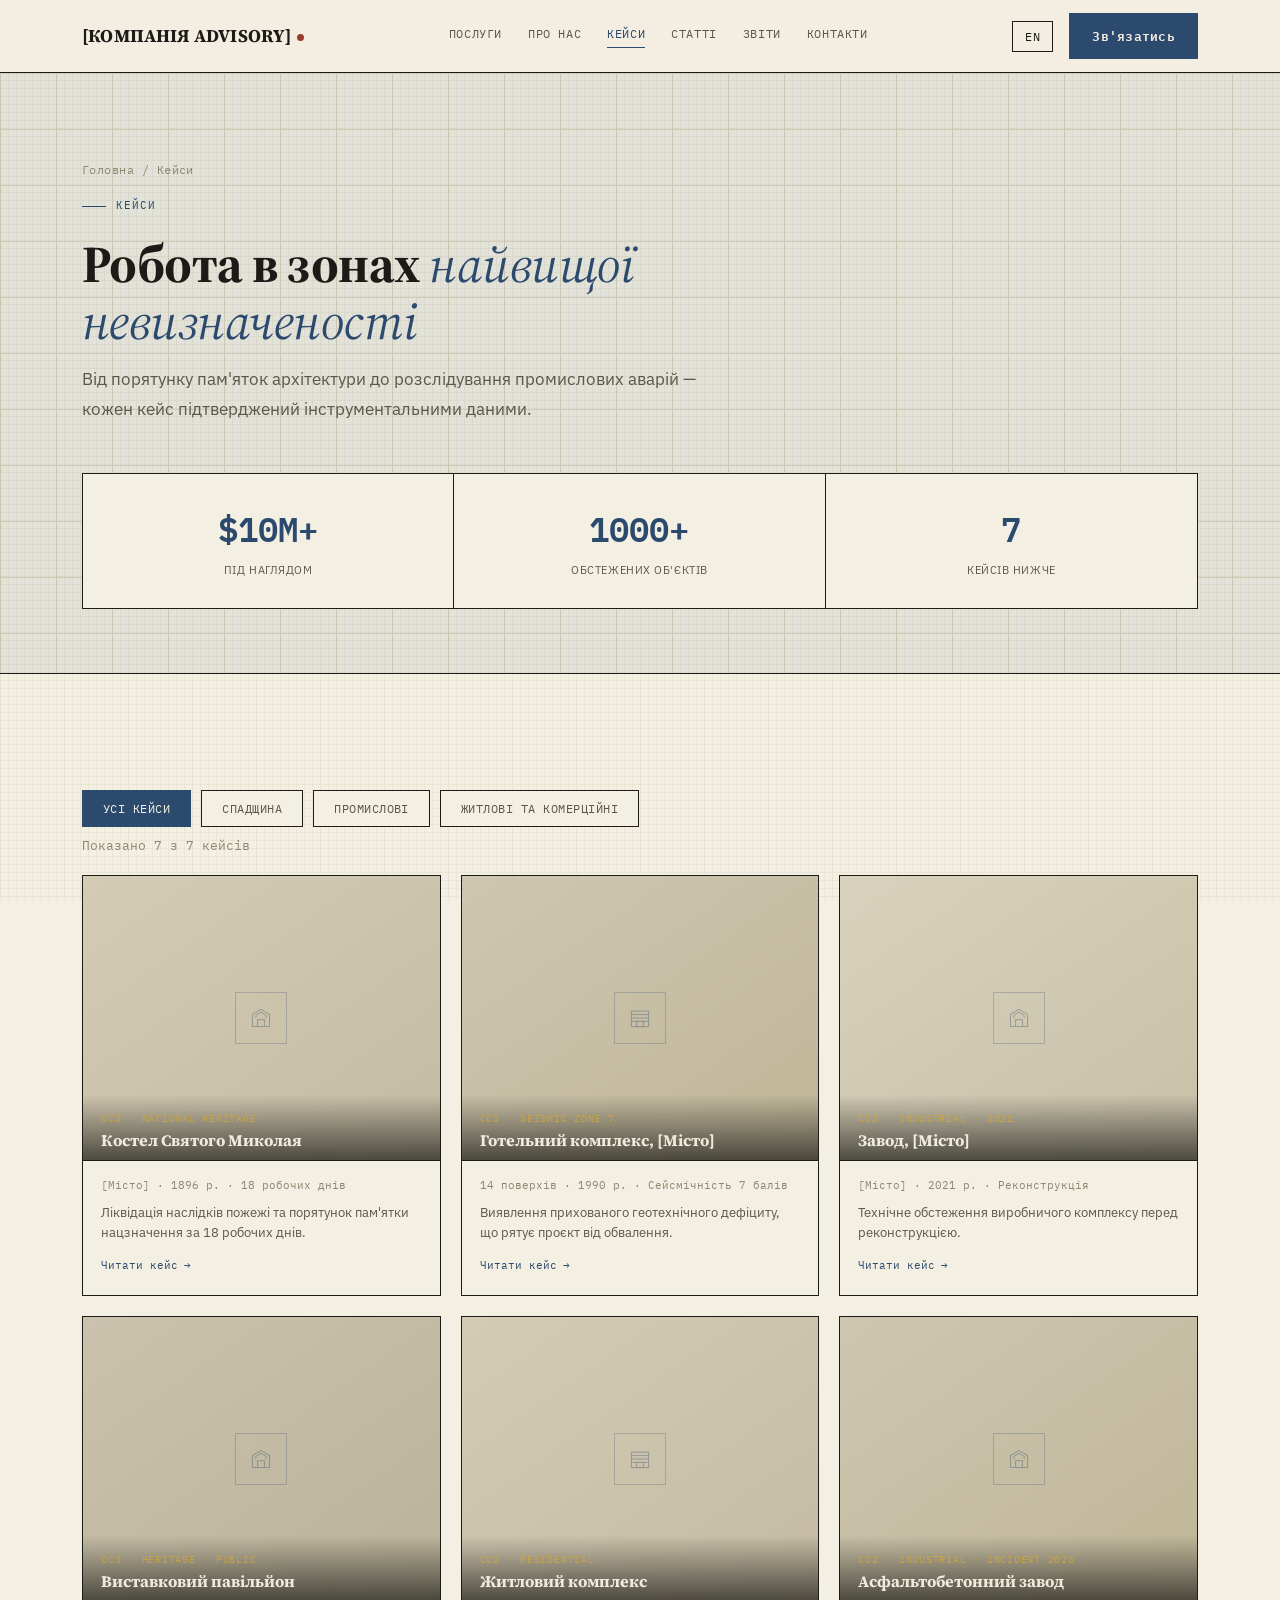
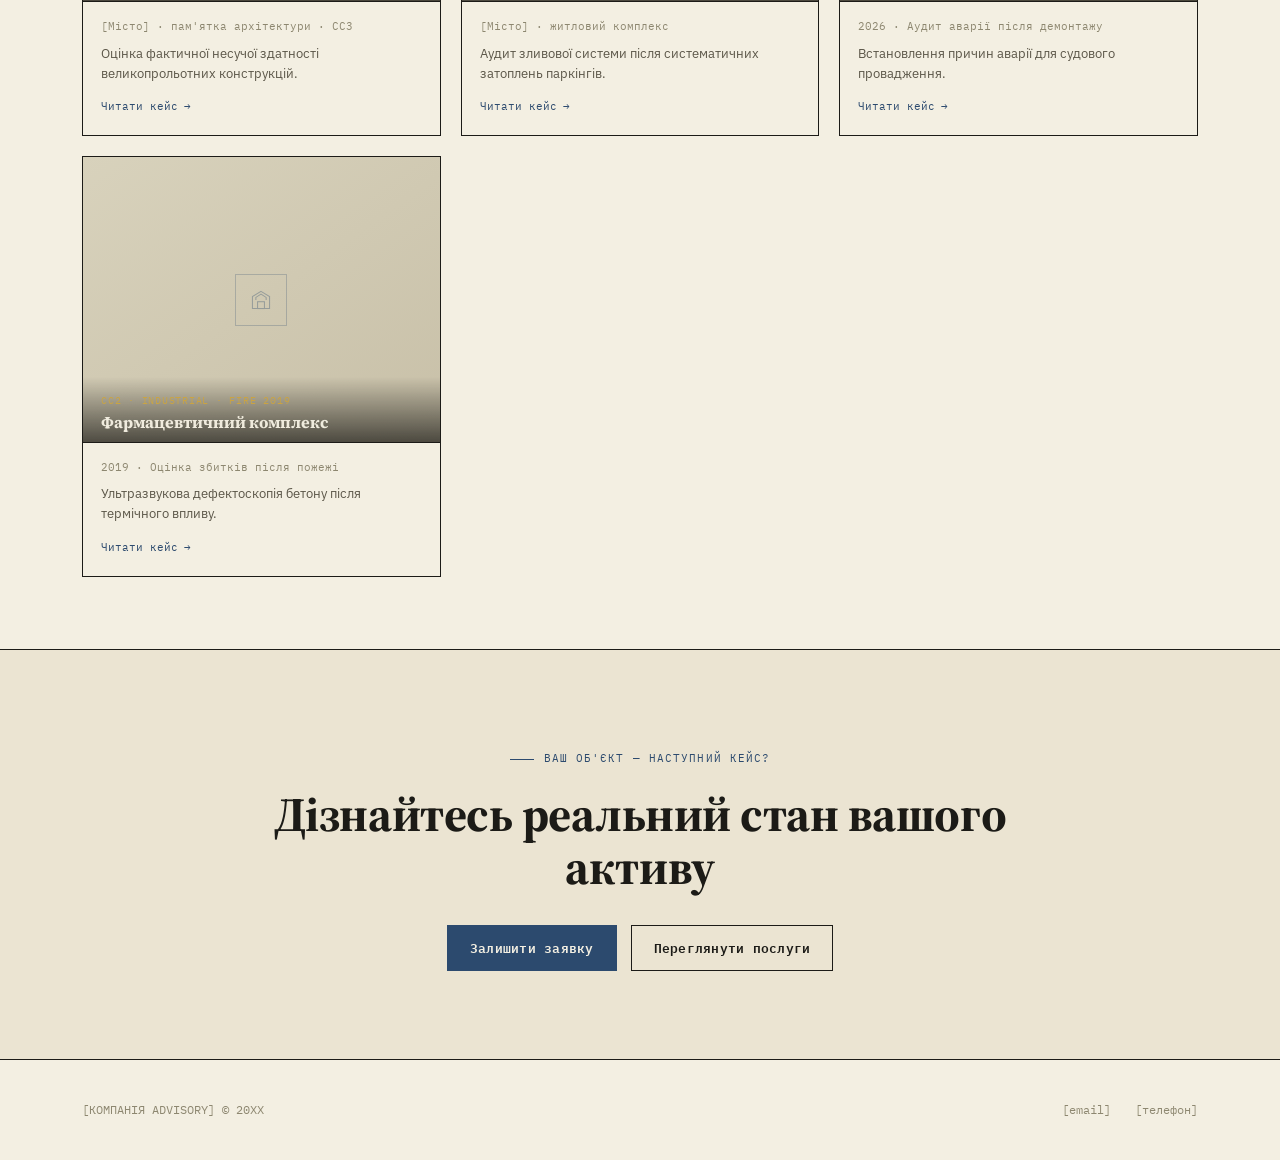
<file: cases.html>
<!DOCTYPE html>
<html lang="uk" data-lang="uk">
<head>
<meta charset="UTF-8">
<meta name="viewport" content="width=device-width, initial-scale=1.0">
<title>Кейси — [КОМПАНІЯ ADVISORY]</title>
<meta name="description" content="Реальні кейси незалежного технічного аудиту нерухомості CC2–CC3: порятунок пам'яток архітектури, промислові аварії, житлові комплекси.">
<link rel="preconnect" href="https://fonts.googleapis.com">
<link rel="preconnect" href="https://fonts.gstatic.com" crossorigin>
<link href="https://fonts.googleapis.com/css2?family=Source+Serif+4:opsz,ital,wght@8..60,0,300;8..60,0,400;8..60,0,700;8..60,1,300;8..60,1,400&family=IBM+Plex+Sans:wght@300;400;500;600&family=IBM+Plex+Mono:wght@400;500;600&display=swap" rel="stylesheet">
<link rel="stylesheet" href="styles.css">
<style>
  /* ─── Cases hero with animated counters ─── */
  .cases-hero{padding:88px 0 64px; border-bottom:1.5px solid var(--ink); background:var(--blue-soft); position:relative; overflow:hidden;}
  .cases-hero-grid{position:absolute; inset:0; z-index:0; pointer-events:none;
    background-image:linear-gradient(var(--line-strong) 1px, transparent 1px), linear-gradient(90deg, var(--line-strong) 1px, transparent 1px);
    background-size:56px 56px; opacity:0; transition:opacity 1.2s ease;}
  .cases-hero-grid.play{opacity:.4;}
  .cases-hero .wrap{position:relative; z-index:1;}
  .cases-hero h1{font-size:clamp(32px,4.4vw,52px); max-width:820px;}
  .cases-hero h1 em{font-style:italic; color:var(--blue); font-weight:400;}
  .cases-stats{display:grid; grid-template-columns:repeat(3,1fr); gap:0; margin-top:48px; border:1.5px solid var(--ink); background:var(--paper);}
  .cases-stat{padding:28px 24px; border-right:1.5px solid var(--ink); text-align:center;}
  .cases-stat:last-child{border-right:none;}
  .cases-stat .num{font-family:'IBM Plex Mono',monospace; font-size:34px; font-weight:600; color:var(--blue);}
  .cases-stat .lbl{font-size:11px; color:var(--ink-dim); text-transform:uppercase; letter-spacing:.05em; margin-top:6px;}
  @media(max-width:700px){.cases-stats{grid-template-columns:1fr;} .cases-stat{border-right:none; border-bottom:1.5px solid var(--ink);} .cases-stat:last-child{border-bottom:none;}}

  /* ─── Filter tabs ─── */
  .filter-row{display:flex; gap:10px; flex-wrap:wrap; margin:44px 0 8px;}
  .filter-tab{font-family:'IBM Plex Mono',monospace; font-size:12px; letter-spacing:.04em; text-transform:uppercase; color:var(--ink-dim); background:var(--paper); border:1.5px solid var(--ink); padding:10px 20px; cursor:pointer; transition:.2s;}
  .filter-tab:hover{background:var(--blue-soft);}
  .filter-tab.active{background:var(--blue); color:var(--paper); border-color:var(--blue);}
  .filter-count{font-family:'IBM Plex Mono',monospace; font-size:12.5px; color:var(--ink-faint); margin-bottom:20px; display:block;}

  /* ─── Case grid tiles ─── */
  .case-tile-grid{display:grid; grid-template-columns:repeat(3,1fr); gap:20px; margin-top:8px;}
  @media(max-width:980px){.case-tile-grid{grid-template-columns:1fr 1fr;}}
  @media(max-width:640px){.case-tile-grid{grid-template-columns:1fr;}}

  .case-tile{border:1.5px solid var(--ink); background:var(--paper); cursor:pointer; opacity:0; transform:translateY(28px) scale(.98);
    transition:opacity .55s cubic-bezier(.16,1,.3,1), transform .55s cubic-bezier(.16,1,.3,1), box-shadow .3s ease;}
  .case-tile.visible{opacity:1; transform:translateY(0) scale(1);}
  .case-tile.hidden-filter{display:none;}
  .case-tile:hover{box-shadow:0 14px 34px -14px rgba(28,27,23,.35);}

  .case-tile-media{aspect-ratio:5/4; position:relative; overflow:hidden; border-bottom:1.5px solid var(--ink);}
  .case-tile-media .tone{position:absolute; inset:0; transition:transform .6s cubic-bezier(.16,1,.3,1);}
  .case-tile:hover .case-tile-media .tone{transform:scale(1.08);}
  .tone-a{background:linear-gradient(145deg,#d4cbb5 0%,#c4bba2 100%);}
  .tone-b{background:linear-gradient(145deg,#cec6b0 0%,#bfb698 100%);}
  .tone-c{background:linear-gradient(145deg,#d8d2bc 0%,#c8c0a8 100%);}
  .tone-d{background:linear-gradient(145deg,#cac2ac 0%,#bab298 100%);}
  .case-tile-icon{position:absolute; inset:0; display:flex; align-items:center; justify-content:center; z-index:1;}
  .case-tile-icon .frame{width:52px; height:52px; border:1px solid rgba(44,74,110,.25); display:flex; align-items:center; justify-content:center; transition:transform .4s ease;}
  .case-tile:hover .case-tile-icon .frame{transform:rotate(8deg) scale(1.06);}
  .case-tile-icon svg{width:24px; height:24px; opacity:.35;}

  .case-tile-overlay{position:absolute; left:0; right:0; bottom:0; z-index:2; padding:16px 18px;
    background:linear-gradient(to top, rgba(28,27,23,.85) 0%, rgba(28,27,23,0) 100%);
    transform:translateY(6px); opacity:.92; transition:transform .35s ease;}
  .case-tile:hover .case-tile-overlay{transform:translateY(0);}
  .case-tile-overlay .tag{font-family:'IBM Plex Mono',monospace; font-size:9.5px; letter-spacing:.08em; color:#c9a13b; text-transform:uppercase;}
  .case-tile-overlay .ttl{font-family:'Source Serif 4',serif; font-weight:700; color:var(--paper); font-size:16px; margin-top:4px; line-height:1.25;}

  .case-tile-body{padding:16px 18px 20px;}
  .case-tile-body .facts{font-family:'IBM Plex Mono',monospace; font-size:11px; color:var(--ink-faint); margin-bottom:8px;}
  .case-tile-body .hook{font-size:13px; color:var(--ink-dim); line-height:1.55;}
  .case-tile-body .view-hint{margin-top:14px; font-family:'IBM Plex Mono',monospace; font-size:11px; color:var(--blue); display:flex; align-items:center; gap:6px;}
  .case-tile-body .view-hint .arrow{transition:transform .25s ease;}
  .case-tile:hover .view-hint .arrow{transform:translateX(4px);}

  /* ─── Detail modal ─── */
  .cm-overlay{position:fixed; inset:0; background:rgba(20,18,12,.72); z-index:300; opacity:0; pointer-events:none; transition:opacity .3s ease; display:flex; align-items:center; justify-content:center; padding:32px;}
  .cm-overlay.open{opacity:1; pointer-events:auto;}
  .cm-box{position:relative; width:min(1300px, 94vw); height:min(720px, 90vh); background:var(--paper); border:1.5px solid var(--ink); display:grid; grid-template-columns:1fr 1fr; overflow-y:auto; transform:scale(.97); transition:transform .3s cubic-bezier(.16,1,.3,1);}
  .cm-overlay.open .cm-box{transform:scale(1);}
  .cm-close{position:fixed; top:20px; right:24px; width:44px; height:44px; border:1.5px solid var(--paper); background:rgba(28,27,23,.55); color:var(--paper); font-size:22px; line-height:1; cursor:pointer; display:flex; align-items:center; justify-content:center; transition:.2s; z-index:5;}
  .cm-close:hover{background:var(--paper); color:var(--ink);}
  .cm-counter{position:fixed; top:32px; left:32px; font-family:'IBM Plex Mono',monospace; font-size:13px; color:var(--paper); z-index:5; display:flex; align-items:center; gap:6px;}
  .cm-counter strong{color:var(--paper); font-size:16px; font-weight:600;}
  .cm-arrow{position:fixed; top:50%; transform:translateY(-50%); width:56px; height:56px; border:1.5px solid var(--paper); background:rgba(28,27,23,.55); color:var(--paper); font-size:20px; cursor:pointer; display:flex; align-items:center; justify-content:center; transition:.2s; z-index:5;}
  .cm-arrow:hover{background:var(--paper); color:var(--ink);}
  .cm-arrow-prev{left:24px;}
  .cm-arrow-next{right:24px;}
  .cm-media{position:relative; overflow:hidden; border-right:1.5px solid var(--ink); min-height:260px;}
  .cm-media .tone{position:absolute; inset:0; transition:opacity .35s ease, transform .5s ease;}
  .cm-media-icon{position:absolute; inset:0; display:flex; align-items:center; justify-content:center; transition:opacity .35s ease;}
  .cm-media-icon .frame{width:76px; height:76px; border:1px solid rgba(44,74,110,.25); display:flex; align-items:center; justify-content:center;}
  .cm-media-icon svg{width:34px; height:34px; opacity:.35;}
  .cm-content{padding:56px; display:flex; flex-direction:column; justify-content:center; transition:opacity .3s ease, transform .3s ease; overflow-y:auto;}
  .cm-content.switching, .cm-media.switching .tone, .cm-media.switching .cm-media-icon{opacity:0; transform:translateY(10px);}
  .cm-content .tag{font-family:'IBM Plex Mono',monospace; font-size:12px; color:var(--blue); text-transform:uppercase; letter-spacing:.06em; display:block; margin-bottom:14px;}
  .cm-content h2{font-size:clamp(22px,2.8vw,32px); margin-bottom:16px; line-height:1.15;}
  .cm-content .facts{font-family:'IBM Plex Mono',monospace; font-size:12.5px; color:var(--ink-faint); margin-bottom:22px;}
  .cm-content p{font-size:14.5px; color:var(--ink-dim); line-height:1.75; margin-bottom:14px;}
  .cm-content strong{color:var(--ink);}
  @media(max-width:880px){
    .cm-overlay{padding:0;}
    .cm-box{width:100vw; height:100vh; grid-template-columns:1fr; grid-auto-rows:min-content;}
    .cm-media{min-height:220px; border-right:none; border-bottom:1.5px solid var(--ink);}
    .cm-content{padding:32px 24px 48px;}
    .cm-arrow{width:44px; height:44px; font-size:16px;}
    .cm-arrow-prev{left:10px;} .cm-arrow-next{right:10px;}
  }
</style>
</head>
<body>
<div class="grid-bg"></div>

<header>
  <div class="wrap navrow">
    <a href="index.html" class="logo">[КОМПАНІЯ ADVISORY]<span class="stamp-dot"></span></a>
    <nav class="links">
      <a href="services.html"><span class="uk">Послуги</span><span class="en">Services</span></a>
      <a href="about.html"><span class="uk">Про нас</span><span class="en">About</span></a>
      <a href="cases.html" class="current"><span class="uk">Кейси</span><span class="en">Cases</span></a>
      <a href="blog/articles.html"><span class="uk">Статті</span><span class="en">Articles</span></a>
      <a href="reports.html"><span class="uk">Звіти</span><span class="en">Reports</span></a>
      <a href="contact.html"><span class="uk">Контакти</span><span class="en">Contact</span></a>
    </nav>
    <div class="nav-right">
      <button class="lang-btn" id="langToggle">EN</button>
      <a class="btn" href="contact.html"><span class="uk">Зв'язатись</span><span class="en">Get in touch</span></a>
      <button class="burger-btn" id="burgerBtn" aria-label="Menu" aria-expanded="false"><span></span><span></span><span></span></button>
    </div>
  </div>
  </header>

<div class="mobile-menu" id="mobileMenu">
  <button class="mobile-menu-close" id="mobileMenuClose" aria-label="Close menu">×</button>
    <div class="wrap">
      <nav>
        <a href="services.html"><span class="uk">Послуги</span><span class="en">Services</span></a>
        <a href="about.html"><span class="uk">Про нас</span><span class="en">About</span></a>
        <a href="cases.html" class="current"><span class="uk">Кейси</span><span class="en">Cases</span></a>
        <a href="blog/articles.html"><span class="uk">Статті</span><span class="en">Articles</span></a>
        <a href="reports.html"><span class="uk">Звіти</span><span class="en">Reports</span></a>
      <a href="contact.html"><span class="uk">Контакти</span><span class="en">Contact</span></a>
      </nav>
      <div class="mobile-menu-foot">
        <button class="lang-btn" id="langToggleMobile">EN</button>
        <a class="btn" href="contact.html"><span class="uk">Зв'язатись</span><span class="en">Get in touch</span></a>
      </div>
    </div>
  </div>

<!-- CASES HERO -->
<section class="cases-hero">
  <div class="cases-hero-grid" id="casesHeroGrid"></div>
  <div class="wrap">
    <div class="breadcrumb"><a href="index.html"><span class="uk">Головна</span><span class="en">Home</span></a> / <span class="uk">Кейси</span><span class="en">Cases</span></div>
    <div class="file-id"><span class="dash"></span><span class="uk">Кейси</span><span class="en">Case studies</span></div>
    <h1><span class="uk">Робота в зонах <em>найвищої невизначеності</em></span><span class="en">Work in zones of <em>the highest uncertainty</em></span></h1>
    <p class="lead" style="margin-top:16px;"><span class="uk">Від порятунку пам'яток архітектури до розслідування промислових аварій — кожен кейс підтверджений інструментальними даними.</span><span class="en">From saving heritage landmarks to investigating industrial incidents — every case is backed by instrumental data.</span></p>

    <div class="cases-stats">
      <div class="cases-stat"><div class="num" data-count="10" data-suffix="M+" data-prefix="$">$0M+</div><div class="lbl"><span class="uk">під наглядом</span><span class="en">under oversight</span></div></div>
      <div class="cases-stat"><div class="num" data-count="1000" data-suffix="+">0+</div><div class="lbl"><span class="uk">обстежених об'єктів</span><span class="en">objects surveyed</span></div></div>
      <div class="cases-stat"><div class="num" data-count="7">0</div><div class="lbl"><span class="uk">кейсів нижче</span><span class="en">cases below</span></div></div>
    </div>
  </div>
</section>

<!-- FILTERABLE CASE GRID -->
<section class="tight">
  <div class="wrap">
    <div class="filter-row" id="filterRow">
      <button class="filter-tab active" data-filter="all"><span class="uk">Усі кейси</span><span class="en">All cases</span></button>
      <button class="filter-tab" data-filter="heritage"><span class="uk">Спадщина</span><span class="en">Heritage</span></button>
      <button class="filter-tab" data-filter="industrial"><span class="uk">Промислові</span><span class="en">Industrial</span></button>
      <button class="filter-tab" data-filter="residential"><span class="uk">Житлові та комерційні</span><span class="en">Residential &amp; commercial</span></button>
    </div>
    <span class="filter-count" id="filterCount"></span>

    <div class="case-tile-grid" id="caseTileGrid"></div>
  </div>
</section>

<!-- FINAL CTA -->
<section class="final-cta">
  <div class="wrap">
    <div class="file-id" style="justify-content:center;"><span class="dash"></span><span class="uk">Ваш об'єкт — наступний кейс?</span><span class="en">Is your asset the next case?</span></div>
    <h2><span class="uk">Дізнайтесь реальний стан вашого активу</span><span class="en">Find out the real condition of your asset</span></h2>
    <div class="hero-cta">
      <a class="btn" href="contact.html"><span class="uk">Залишити заявку</span><span class="en">Submit a request</span></a>
      <a class="btn btn-ghost" href="services.html"><span class="uk">Переглянути послуги</span><span class="en">View services</span></a>
    </div>
  </div>
</section>

<footer>
  <div class="wrap foot-row">
    <div>[КОМПАНІЯ ADVISORY] © 20XX</div>
    <div style="display:flex; gap:24px;"><a href="mailto:[email]">[email]</a><a href="tel:[телефон]">[телефон]</a></div>
  </div>
</footer>

<!-- CASE DETAIL MODAL (full-screen slider) -->
<div class="cm-overlay" id="cmOverlay">
  <button class="cm-close" id="cmClose" aria-label="Close">×</button>
  <div class="cm-counter"><strong id="cmCounterCurrent">01</strong> / <span id="cmCounterTotal">07</span></div>
  <button class="cm-arrow cm-arrow-prev" id="cmPrev" aria-label="Previous case">←</button>
  <button class="cm-arrow cm-arrow-next" id="cmNext" aria-label="Next case">→</button>
  <div class="cm-box">
    <div class="cm-media" id="cmMedia"></div>
    <div class="cm-content" id="cmContent"></div>
  </div>
</div>

<script>
  const html = document.documentElement;
  const btn = document.getElementById('langToggle');
  const btnMobile = document.getElementById('langToggleMobile');
  function switchLang(){
    const next = html.getAttribute('data-lang') === 'uk' ? 'en' : 'uk';
    html.setAttribute('data-lang', next);
    html.setAttribute('lang', next);
    const label = next === 'uk' ? 'EN' : 'UA';
    if (btn) btn.textContent = label;
    if (btnMobile) btnMobile.textContent = label;
  }
  if (btn) btn.addEventListener('click', switchLang);
  if (btnMobile) btnMobile.addEventListener('click', switchLang);

  /* Mobile burger menu */
  const burgerBtn = document.getElementById('burgerBtn');
  const mobileMenu = document.getElementById('mobileMenu');
  if (burgerBtn && mobileMenu) {
    function closeMenu(){
      burgerBtn.classList.remove('open');
      mobileMenu.classList.remove('open');
      burgerBtn.setAttribute('aria-expanded', 'false');
      document.body.style.overflow = '';
    }
    burgerBtn.addEventListener('click', () => {
      const isOpen = mobileMenu.classList.toggle('open');
      burgerBtn.classList.toggle('open', isOpen);
      burgerBtn.setAttribute('aria-expanded', String(isOpen));
      document.body.style.overflow = isOpen ? 'hidden' : '';
    });
    mobileMenu.querySelectorAll('a').forEach(a => a.addEventListener('click', closeMenu));
    const mobileMenuClose = document.getElementById('mobileMenuClose');
    if (mobileMenuClose) mobileMenuClose.addEventListener('click', closeMenu);
    window.addEventListener('resize', () => { if (window.innerWidth > 880) closeMenu(); });
  }

  /* ── Case data ── */
  function u(uk, en){ return '<span class="uk">' + uk + '</span><span class="en">' + en + '</span>'; }

  const icons = {
    building: '<svg viewBox="0 0 28 28" fill="none" stroke="#2c4a6e" stroke-width="1.2"><path d="M14 4 L24 10 L24 24 L4 24 L4 10 Z"/><rect x="10" y="16" width="8" height="8"/><path d="M8 14 L8 11 L14 7 L20 11 L20 14"/></svg>',
    tower: '<svg viewBox="0 0 28 28" fill="none" stroke="#2c4a6e" stroke-width="1.2"><rect x="4" y="6" width="20" height="18"/><line x1="4" y1="10" x2="24" y2="10"/><line x1="4" y1="14" x2="24" y2="14"/><line x1="4" y1="18" x2="24" y2="18"/><rect x="10" y="18" width="8" height="6"/></svg>'
  };

  const cases = [
    { cat:'heritage', tone:'tone-a', icon:'building', tag:'СС3 · NATIONAL HERITAGE',
      titleUk:"Костел Святого Миколая", titleEn:'St. Nicholas Cathedral',
      factsUk:'[Місто] · 1896 р. · 18 робочих днів', factsEn:'[Місто] · built 1896 · 18 working days',
      hookUk:"Ліквідація наслідків пожежі та порятунок пам'ятки нацзначення за 18 робочих днів.",
      hookEn:'Fire-damage recovery and the rescue of a national landmark in 18 working days.',
      bodyUk:["Після пожежі 2021 року проєкт відновлення увійшов до [державної програми]. [КОМПАНІЯ] стала частиною стратегічного центру прийняття рішень.",
              "Лазерне 3D-сканування, лабораторний аналіз металів органу, висотна діагностика склепінь. Якість підтвердив [міжнародний координатор]."],
      bodyEn:["After the 2021 fire, restoration was placed under the [state programme]. [КОМПАНІЯ] became part of the strategic decision-making centre.",
              "Laser 3D scanning, lab analysis of organ metals, high-altitude vault diagnostics. Quality confirmed by an [international coordinator]."] },
    { cat:'residential', tone:'tone-b', icon:'tower', tag:'СС3 · SEISMIC ZONE 7',
      titleUk:'Готельний комплекс, [Місто]', titleEn:'Hotel complex, [City]',
      factsUk:'14 поверхів · 1990 р. · Сейсмічність 7 балів', factsEn:'14 floors · built 1990 · Seismicity 7 points',
      hookUk:'Виявлення прихованого геотехнічного дефіциту, що рятує проєкт від обвалення.',
      hookEn:'Uncovering a hidden geotechnical deficit that saves the project from collapse.',
      bodyUk:["Буріння двох свердловин на 30 м виявило порожнини в ракушняку. Попередні «посилення» виявились деструктивними.",
              "Будівля досягла межі придатності (SLS). Стратегія ін'єкційного зміцнення ґрунтів без демонтажу. Безпечна експлуатація гарантована до <strong>2090 року</strong>."],
      bodyEn:["Drilling two 30 m boreholes revealed voids in the shell-rock foundation. Earlier \"reinforcements\" proved destructive.",
              "The building reached its serviceability limit (SLS). A soil-injection strategy avoided dismantling. Safe operation now guaranteed through <strong>2090</strong>."] },
    { cat:'industrial', tone:'tone-c', icon:'building', tag:'СС2 · INDUSTRIAL · 2021',
      titleUk:'Завод, [Місто]', titleEn:'Plant, [City]',
      factsUk:'[Місто] · 2021 р. · Реконструкція', factsEn:'[City] · 2021 · Reconstruction',
      hookUk:'Технічне обстеження виробничого комплексу перед реконструкцією.',
      hookEn:'Structural survey of an industrial complex ahead of reconstruction.',
      bodyUk:["Технічне обстеження виробничого комплексу перед реконструкцією. Оцінка несучих конструкцій, стану огороджувальних елементів та інженерних мереж.",
              "Виявлено приховані дефекти зварних швів несучого металевого каркасу, що вимагали позачергового підсилення до початку будівельних робіт."],
      bodyEn:["Structural survey of an industrial complex ahead of reconstruction. Assessment of load-bearing structures, envelope elements and engineering systems.",
              "Hidden weld defects in the load-bearing steel frame were found, requiring emergency reinforcement before construction could begin."] },
    { cat:'heritage', tone:'tone-d', icon:'building', tag:'СС3 · HERITAGE · PUBLIC',
      titleUk:'Виставковий павільйон', titleEn:'Exhibition pavilion',
      factsUk:"[Місто] · пам'ятка архітектури · CC3", factsEn:'[City] · listed building · CC3',
      hookUk:'Оцінка фактичної несучої здатності великопрольотних конструкцій.',
      hookEn:'Assessing the actual load-bearing capacity of long-span structures.',
      bodyUk:["Обстеження великопрольотних конструкцій павільйону з оцінкою фактичної несучої здатності для підготовки до реконструкції під культурно-виставковий простір.",
              "Виявлено накопичену втому металевих ферм через понад 60 років експлуатації. Розроблено протокол поетапного підсилення без зупинки використання об'єкта."],
      bodyEn:["Survey of long-span pavilion structures with assessment of actual load-bearing capacity in preparation for reconstruction as a cultural and exhibition space.",
              "Accumulated fatigue in the metal trusses after more than 60 years of use was identified. A phased reinforcement protocol was developed without halting use of the building."] },
    { cat:'residential', tone:'tone-a', icon:'tower', tag:'СС2 · RESIDENTIAL',
      titleUk:'Житловий комплекс', titleEn:'Residential complex',
      factsUk:"[Місто] · житловий комплекс", factsEn:'[City] · residential complex',
      hookUk:'Аудит зливової системи після систематичних затоплень паркінгів.',
      hookEn:'Stormwater audit after systematic flooding of parking areas.',
      bodyUk:["Аудит зливової каналізаційної системи після систематичних затоплень підземних паркінгів та технічних приміщень. Виявлення першопричини збоїв у складній розгалуженій мережі.",
              "Встановлено проєктні помилки в ухилах відвідних колекторів та некоректне влаштування зворотних клапанів. Надано рекомендації щодо переробки ділянок мережі без демонтажу покриттів."],
      bodyEn:["Audit of the stormwater drainage system following systematic flooding of underground parking and technical areas. Root-cause analysis of failures in a complex branched network.",
              "Design errors in collector gradients and incorrect installation of backflow valves were identified. Recommendations for rerouting network sections without removing surfacing were provided."] },
    { cat:'industrial', tone:'tone-b', icon:'building', tag:'CC2 · INDUSTRIAL · INCIDENT 2026',
      titleUk:'Асфальтобетонний завод', titleEn:'Asphalt plant',
      factsUk:'2026 · Аудит аварії після демонтажу', factsEn:'2026 · Incident audit after demolition works',
      hookUk:'Встановлення причин аварії для судового провадження.',
      hookEn:'Establishing the causes of the incident for legal proceedings.',
      bodyUk:["Позачергове обстеження після часткового обвалення секції виробничого корпусу під час демонтажних робіт. Встановлення причин аварії та відповідальності сторін для судового провадження.",
              "Інструментальне підтвердження перевищення допустимих навантажень при неконтрольованому демонтажі суміжних конструкцій. Висновок прийнято судом як доказова база."],
      bodyEn:["Emergency survey after partial collapse of a production building section during demolition works. Establishing the causes of the incident and parties' liability for legal proceedings.",
              "Instrumental confirmation of load exceedance during uncontrolled demolition of adjacent structures. The verdict was accepted by the court as evidence."] },
    { cat:'industrial', tone:'tone-c', icon:'building', tag:'СС2 · INDUSTRIAL · FIRE 2019',
      titleUk:'Фармацевтичний комплекс', titleEn:'Pharmaceutical complex',
      factsUk:'2019 · Оцінка збитків після пожежі', factsEn:'2019 · Fire damage assessment',
      hookUk:'Ультразвукова дефектоскопія бетону після термічного впливу.',
      hookEn:'Ultrasonic diagnostics of concrete after thermal exposure.',
      bodyUk:["Технічна оцінка збитків фармацевтичного виробничого комплексу після пожежі для страхового провадження. Визначення фактичного обсягу пошкоджень конструкцій, обладнання та придатності будівлі до відновлення.",
              "Ультразвукова дефектоскопія бетонних конструкцій, що зазнали термічного впливу, виявила зниження фактичної міцності на 40–60% у зонах прямого горіння. Надано обґрунтований висновок для страхового відшкодування."],
      bodyEn:["Technical damage assessment of a pharmaceutical production complex after fire, for insurance proceedings. Determination of actual structural and equipment damage and the building's suitability for restoration.",
              "Ultrasonic diagnostics of thermally affected concrete revealed 40–60% strength loss in direct burn zones. A substantiated verdict was provided to support the insurance claim."] }
  ];

  /* ── Render tiles ── */
  const grid = document.getElementById('caseTileGrid');
  cases.forEach((c, idx) => {
    const tile = document.createElement('div');
    tile.className = 'case-tile';
    tile.dataset.cat = c.cat;
    tile.innerHTML =
      '<div class="case-tile-media">' +
        '<div class="tone ' + c.tone + '"></div>' +
        '<div class="case-tile-icon"><div class="frame">' + icons[c.icon] + '</div></div>' +
        '<div class="case-tile-overlay"><div class="tag">' + c.tag + '</div><div class="ttl">' + u(c.titleUk, c.titleEn) + '</div></div>' +
      '</div>' +
      '<div class="case-tile-body">' +
        '<div class="facts">' + u(c.factsUk, c.factsEn) + '</div>' +
        '<p class="hook">' + u(c.hookUk, c.hookEn) + '</p>' +
        '<div class="view-hint">' + u('Читати кейс', 'Read the case') + ' <span class="arrow">→</span></div>' +
      '</div>';
    tile.addEventListener('click', () => openCaseModal(idx));
    tile.addEventListener('keydown', e => { if (e.key === 'Enter' || e.key === ' ') { e.preventDefault(); openCaseModal(idx); } });
    tile.tabIndex = 0;
    tile.setAttribute('role', 'button');
    grid.appendChild(tile);
  });

  /* ── Staggered reveal on scroll ── */
  const tiles = Array.from(grid.querySelectorAll('.case-tile'));
  const gridObserver = new IntersectionObserver((entries) => {
    entries.forEach(entry => {
      if (entry.isIntersecting) {
        tiles.filter(t => !t.classList.contains('hidden-filter')).forEach((t, i) => {
          setTimeout(() => t.classList.add('visible'), i * 90);
        });
        gridObserver.unobserve(grid);
      }
    });
  }, { threshold: 0.1 });
  gridObserver.observe(grid);

  /* ── Filters ── */
  const filterCountEl = document.getElementById('filterCount');
  function updateCount(filter){
    const visible = filter === 'all' ? cases.length : cases.filter(c => c.cat === filter).length;
    const lang = html.getAttribute('data-lang');
    filterCountEl.textContent = lang === 'uk'
      ? 'Показано ' + visible + ' з ' + cases.length + ' кейсів'
      : 'Showing ' + visible + ' of ' + cases.length + ' cases';
  }
  document.getElementById('filterRow').addEventListener('click', (e) => {
    const btnEl = e.target.closest('.filter-tab');
    if (!btnEl) return;
    document.querySelectorAll('.filter-tab').forEach(b => b.classList.remove('active'));
    btnEl.classList.add('active');
    const filter = btnEl.dataset.filter;
    tiles.forEach(t => {
      const match = filter === 'all' || t.dataset.cat === filter;
      t.classList.toggle('hidden-filter', !match);
      if (match) t.classList.add('visible');
    });
    updateCount(filter);
  });
  updateCount('all');

  /* ── Detail modal: full-screen slider with prev/next navigation ── */
  const cmOverlay = document.getElementById('cmOverlay');
  const cmMedia = document.getElementById('cmMedia');
  const cmContent = document.getElementById('cmContent');
  const cmCounterCurrent = document.getElementById('cmCounterCurrent');
  const cmCounterTotal = document.getElementById('cmCounterTotal');
  let cmIndex = 0;

  cmCounterTotal.textContent = String(cases.length).padStart(2, '0');

  function renderCaseModal(idx){
    const c = cases[idx];
    cmMedia.innerHTML = '<div class="tone ' + c.tone + '"></div><div class="cm-media-icon"><div class="frame">' + icons[c.icon] + '</div></div>';
    cmContent.innerHTML =
      '<span class="tag">' + c.tag + '</span>' +
      '<h2>' + u(c.titleUk, c.titleEn) + '</h2>' +
      '<div class="facts">' + u(c.factsUk, c.factsEn) + '</div>' +
      c.bodyUk.map((p, i) => '<p>' + u(p, c.bodyEn[i]) + '</p>').join('');
    cmCounterCurrent.textContent = String(idx + 1).padStart(2, '0');
  }

  function openCaseModal(idx){
    cmIndex = idx;
    renderCaseModal(cmIndex);
    cmOverlay.classList.add('open');
    document.body.style.overflow = 'hidden';
  }
  function closeCaseModal(){
    cmOverlay.classList.remove('open');
    document.body.style.overflow = '';
  }
  function navigateCaseModal(dir){
    cmContent.classList.add('switching');
    cmMedia.classList.add('switching');
    setTimeout(() => {
      cmIndex = (cmIndex + dir + cases.length) % cases.length;
      renderCaseModal(cmIndex);
      cmContent.classList.remove('switching');
      cmMedia.classList.remove('switching');
    }, 220);
  }

  document.getElementById('cmClose').addEventListener('click', closeCaseModal);
  document.getElementById('cmPrev').addEventListener('click', () => navigateCaseModal(-1));
  document.getElementById('cmNext').addEventListener('click', () => navigateCaseModal(1));
  cmOverlay.addEventListener('click', (e) => { if (e.target === cmOverlay) closeCaseModal(); });
  document.addEventListener('keydown', (e) => {
    if (!cmOverlay.classList.contains('open')) return;
    if (e.key === 'Escape') closeCaseModal();
    if (e.key === 'ArrowLeft') navigateCaseModal(-1);
    if (e.key === 'ArrowRight') navigateCaseModal(1);
  });

  /* ── Animated count-up stats in hero ── */
  const heroGrid = document.getElementById('casesHeroGrid');
  const statNums = document.querySelectorAll('.cases-stat .num');
  const statsObserver = new IntersectionObserver((entries) => {
    entries.forEach(entry => {
      if (entry.isIntersecting) {
        heroGrid.classList.add('play');
        statNums.forEach(el => {
          const target = parseInt(el.dataset.count, 10);
          const prefix = el.dataset.prefix || '';
          const suffix = el.dataset.suffix || '';
          const duration = 1400;
          const start = performance.now();
          function tick(now){
            const p = Math.min((now - start) / duration, 1);
            const eased = 1 - Math.pow(1 - p, 3);
            const value = Math.round(target * eased);
            el.textContent = prefix + value + suffix;
            if (p < 1) requestAnimationFrame(tick);
          }
          requestAnimationFrame(tick);
        });
        statsObserver.disconnect();
      }
    });
  }, { threshold: 0.4 });
  statsObserver.observe(document.querySelector('.cases-stats'));
</script>
</body>
</html>
</file>
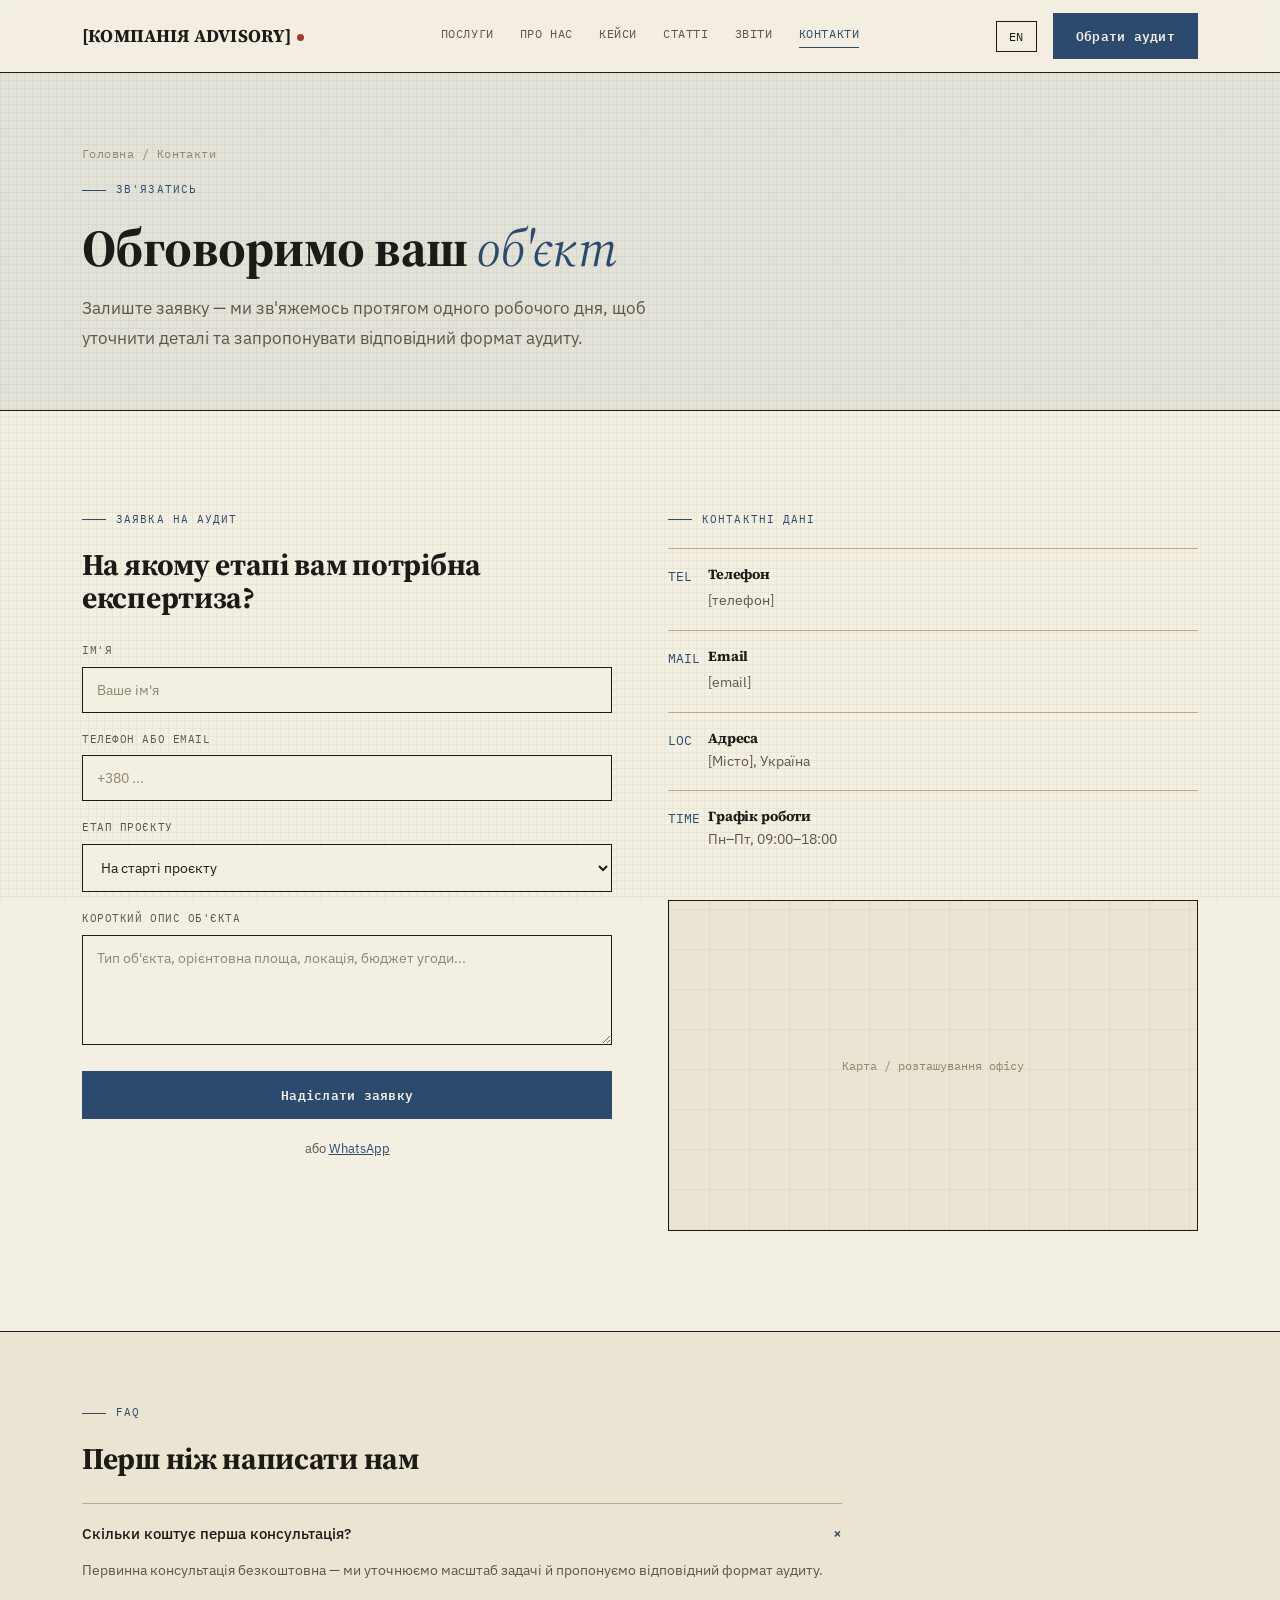
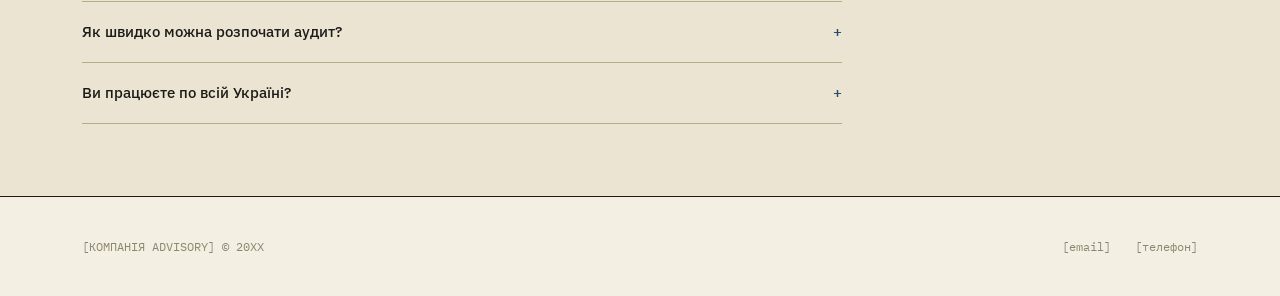
<file: contact.html>
<!DOCTYPE html>
<html lang="uk" data-lang="uk">
<head>
<meta charset="UTF-8">
<meta name="viewport" content="width=device-width, initial-scale=1.0">
<title>Контакти — [КОМПАНІЯ ADVISORY]</title>
<meta name="description" content="Зв'яжіться з [КОМПАНІЯ ADVISORY] для консультації щодо технічного аудиту нерухомості CC2–CC3. Київ, Україна.">
<link rel="preconnect" href="https://fonts.googleapis.com">
<link rel="preconnect" href="https://fonts.gstatic.com" crossorigin>
<link href="https://fonts.googleapis.com/css2?family=Source+Serif+4:opsz,ital,wght@8..60,0,300;8..60,0,400;8..60,0,700;8..60,1,300;8..60,1,400&family=IBM+Plex+Sans:wght@300;400;500;600&family=IBM+Plex+Mono:wght@400;500;600&display=swap" rel="stylesheet">
<link rel="stylesheet" href="styles.css">
</head>
<body>
<div class="grid-bg"></div>

<header>
  <div class="wrap navrow">
    <a href="index.html" class="logo">[КОМПАНІЯ ADVISORY]<span class="stamp-dot"></span></a>
    <nav class="links">
      <a href="services.html"><span class="uk">Послуги</span><span class="en">Services</span></a>
      <a href="about.html"><span class="uk">Про нас</span><span class="en">About</span></a>
      <a href="cases.html"><span class="uk">Кейси</span><span class="en">Cases</span></a>
      <a href="blog/articles.html"><span class="uk">Статті</span><span class="en">Articles</span></a>
      <a href="reports.html"><span class="uk">Звіти</span><span class="en">Reports</span></a>
      <a href="contact.html" class="current"><span class="uk">Контакти</span><span class="en">Contact</span></a>
    </nav>
    <div class="nav-right">
      <button class="lang-btn" id="langToggle">EN</button>
      <a class="btn" href="index.html#directions"><span class="uk">Обрати аудит</span><span class="en">Choose an audit</span></a>
    
      <button class="burger-btn" id="burgerBtn" aria-label="Menu" aria-expanded="false"><span></span><span></span><span></span></button>
    </div>
  </div>
  </header>

<div class="mobile-menu" id="mobileMenu">
  <button class="mobile-menu-close" id="mobileMenuClose" aria-label="Close menu">×</button>
    <div class="wrap">
      <nav>
      <a href="services.html"><span class="uk">Послуги</span><span class="en">Services</span></a>
      <a href="about.html"><span class="uk">Про нас</span><span class="en">About</span></a>
      <a href="cases.html"><span class="uk">Кейси</span><span class="en">Cases</span></a>
      <a href="blog/articles.html"><span class="uk">Статті</span><span class="en">Articles</span></a>
      <a href="reports.html"><span class="uk">Звіти</span><span class="en">Reports</span></a>
      <a href="contact.html" class="current"><span class="uk">Контакти</span><span class="en">Contact</span></a>
    </nav>
      <div class="mobile-menu-foot">
        <button class="lang-btn" id="langToggleMobile">EN</button>
        <a class="btn" href="index.html#directions"><span class="uk">Обрати аудит</span><span class="en">Choose an audit</span></a>
      </div>
    </div>
  </div>

<!-- PAGE HERO -->
<section class="page-hero">
  <div class="wrap">
    <div class="breadcrumb"><a href="index.html"><span class="uk">Головна</span><span class="en">Home</span></a> / <span class="uk">Контакти</span><span class="en">Contact</span></div>
    <div class="file-id"><span class="dash"></span><span class="uk">Зв'язатись</span><span class="en">Get in touch</span></div>
    <h1><span class="uk">Обговоримо ваш <em>об'єкт</em></span><span class="en">Let's discuss your <em>asset</em></span></h1>
    <p class="lead"><span class="uk">Залиште заявку — ми зв'яжемось протягом одного робочого дня, щоб уточнити деталі та запропонувати відповідний формат аудиту.</span><span class="en">Leave a request — we'll get in touch within one business day to clarify details and suggest the right audit format.</span></p>
  </div>
</section>

<!-- CONTACT CONTENT -->
<section>
  <div class="wrap contact-grid">
    <div class="reveal">
      <div class="file-id"><span class="dash"></span><span class="uk">Заявка на аудит</span><span class="en">Audit request</span></div>
      <h2 style="font-size:clamp(22px,2.8vw,30px); margin-bottom:28px;"><span class="uk">На якому етапі вам потрібна експертиза?</span><span class="en">At what stage do you need our expertise?</span></h2>

      <form onsubmit="event.preventDefault(); this.querySelector('.form-submit').textContent = document.documentElement.getAttribute('data-lang')==='uk' ? 'Надіслано ✓' : 'Sent ✓';">
        <div class="form-field">
          <label><span class="uk">Ім'я</span><span class="en">Name</span></label>
          <input type="text" placeholder="Ваше ім'я" required>
        </div>
        <div class="form-field">
          <label><span class="uk">Телефон або email</span><span class="en">Phone or email</span></label>
          <input type="text" placeholder="+380 ..." required>
        </div>
        <div class="form-field">
          <label><span class="uk">Етап проєкту</span><span class="en">Project stage</span></label>
          <select>
            <option><span class="uk">На старті проєкту</span></option>
            <option>На етапі проєктування</option>
            <option>На етапі купівлі об'єкта</option>
            <option>На етапі реконструкції</option>
          </select>
        </div>
        <div class="form-field">
          <label><span class="uk">Короткий опис об'єкта</span><span class="en">Brief description of the asset</span></label>
          <textarea placeholder="Тип об'єкта, орієнтовна площа, локація, бюджет угоди..."></textarea>
        </div>
        <button class="btn form-submit" type="submit"><span class="uk">Надіслати заявку</span><span class="en">Send request</span></button>
      </form>
      <p class="form-alt"><span class="uk">або</span><span class="en">or</span> <a href="https://wa.me/[телефон_без_плюса_і_пробілів]" target="_blank">WhatsApp</a></p>
    </div>

    <div class="reveal" style="transition-delay:.1s;">
      <div class="file-id"><span class="dash"></span><span class="uk">Контактні дані</span><span class="en">Contact details</span></div>
      <div class="contact-info-row">
        <div class="ico">TEL</div>
        <div><h4><span class="uk">Телефон</span><span class="en">Phone</span></h4><a href="tel:[телефон]">[телефон]</a></div>
      </div>
      <div class="contact-info-row">
        <div class="ico">MAIL</div>
        <div><h4>Email</h4><a href="mailto:[email]">[email]</a></div>
      </div>
      <div class="contact-info-row">
        <div class="ico">LOC</div>
        <div><h4><span class="uk">Адреса</span><span class="en">Address</span></h4><p><span class="uk">[Місто], Україна</span><span class="en">[Місто], Ukraine</span></p></div>
      </div>
      <div class="contact-info-row">
        <div class="ico">TIME</div>
        <div><h4><span class="uk">Графік роботи</span><span class="en">Working hours</span></h4><p><span class="uk">Пн–Пт, 09:00–18:00</span><span class="en">Mon–Fri, 9:00–18:00</span></p></div>
      </div>

      <div class="map-block">
        <span><span class="uk">Карта / розташування офісу</span><span class="en">Map / office location</span></span>
      </div>
    </div>
  </div>
</section>

<!-- FAQ QUICK -->
<section class="tight" style="background:var(--panel); border-top:1.5px solid var(--ink); border-bottom:1.5px solid var(--ink);">
  <div class="wrap">
    <div class="file-id"><span class="dash"></span>FAQ</div>
    <h2 style="font-size:clamp(22px,2.8vw,30px); margin-bottom:8px;"><span class="uk">Перш ніж написати нам</span><span class="en">Before you write to us</span></h2>
    <div style="margin-top:28px; max-width:760px;">
      <details class="faq" open><summary><span><span class="uk">Скільки коштує перша консультація?</span><span class="en">How much does the first consultation cost?</span></span><span class="plus">+</span></summary><p><span class="uk">Первинна консультація безкоштовна — ми уточнюємо масштаб задачі й пропонуємо відповідний формат аудиту.</span><span class="en">The initial consultation is free — we clarify the scope and suggest the right audit format.</span></p></details>
      <details class="faq"><summary><span><span class="uk">Як швидко можна розпочати аудит?</span><span class="en">How quickly can the audit start?</span></span><span class="plus">+</span></summary><p><span class="uk">Залежно від завантаженості команди — зазвичай протягом 3–7 робочих днів після узгодження обсягу робіт.</span><span class="en">Depending on team availability — typically within 3–7 business days after scope agreement.</span></p></details>
      <details class="faq"><summary><span><span class="uk">Ви працюєте по всій Україні?</span><span class="en">Do you work across Ukraine?</span></span><span class="plus">+</span></summary><p><span class="uk">Так, команда виїжджає на об'єкти в будь-якому регіоні за попередньою домовленістю.</span><span class="en">Yes, the team travels to sites in any region by prior arrangement.</span></p></details>
    </div>
  </div>
</section>

<footer>
  <div class="wrap foot-row">
    <div>[КОМПАНІЯ ADVISORY] © 20XX</div>
    <div style="display:flex; gap:24px;"><a href="mailto:[email]">[email]</a><a href="tel:[телефон]">[телефон]</a></div>
  </div>
</footer>

<script>
  const html = document.documentElement;
  const btn = document.getElementById('langToggle');
  const btnMobile = document.getElementById('langToggleMobile');
  function switchLang(){
    const next = html.getAttribute('data-lang') === 'uk' ? 'en' : 'uk';
    html.setAttribute('data-lang', next);
    html.setAttribute('lang', next);
    const label = next === 'uk' ? 'EN' : 'UA';
    if (btn) btn.textContent = label;
    if (btnMobile) btnMobile.textContent = label;
  }
  if (btn) btn.addEventListener('click', switchLang);
  if (btnMobile) btnMobile.addEventListener('click', switchLang);

  /* Mobile burger menu */
  const burgerBtn = document.getElementById('burgerBtn');
  const mobileMenu = document.getElementById('mobileMenu');
  if (burgerBtn && mobileMenu) {
    function closeMenu(){
      burgerBtn.classList.remove('open');
      mobileMenu.classList.remove('open');
      burgerBtn.setAttribute('aria-expanded', 'false');
      document.body.style.overflow = '';
    }
    burgerBtn.addEventListener('click', () => {
      const isOpen = mobileMenu.classList.toggle('open');
      burgerBtn.classList.toggle('open', isOpen);
      burgerBtn.setAttribute('aria-expanded', String(isOpen));
      document.body.style.overflow = isOpen ? 'hidden' : '';
    });
    mobileMenu.querySelectorAll('a').forEach(a => a.addEventListener('click', closeMenu));
    const mobileMenuClose = document.getElementById('mobileMenuClose');
    if (mobileMenuClose) mobileMenuClose.addEventListener('click', closeMenu);
    window.addEventListener('resize', () => { if (window.innerWidth > 880) closeMenu(); });
  }


  document.querySelectorAll('.reveal').forEach(el => {
    const io = new IntersectionObserver((entries) => {
      entries.forEach(entry => { if (entry.isIntersecting) { el.classList.add('visible'); io.unobserve(el); } });
    }, { threshold: 0.15 });
    io.observe(el);
  });
</script>
</body>
</html>
</file>
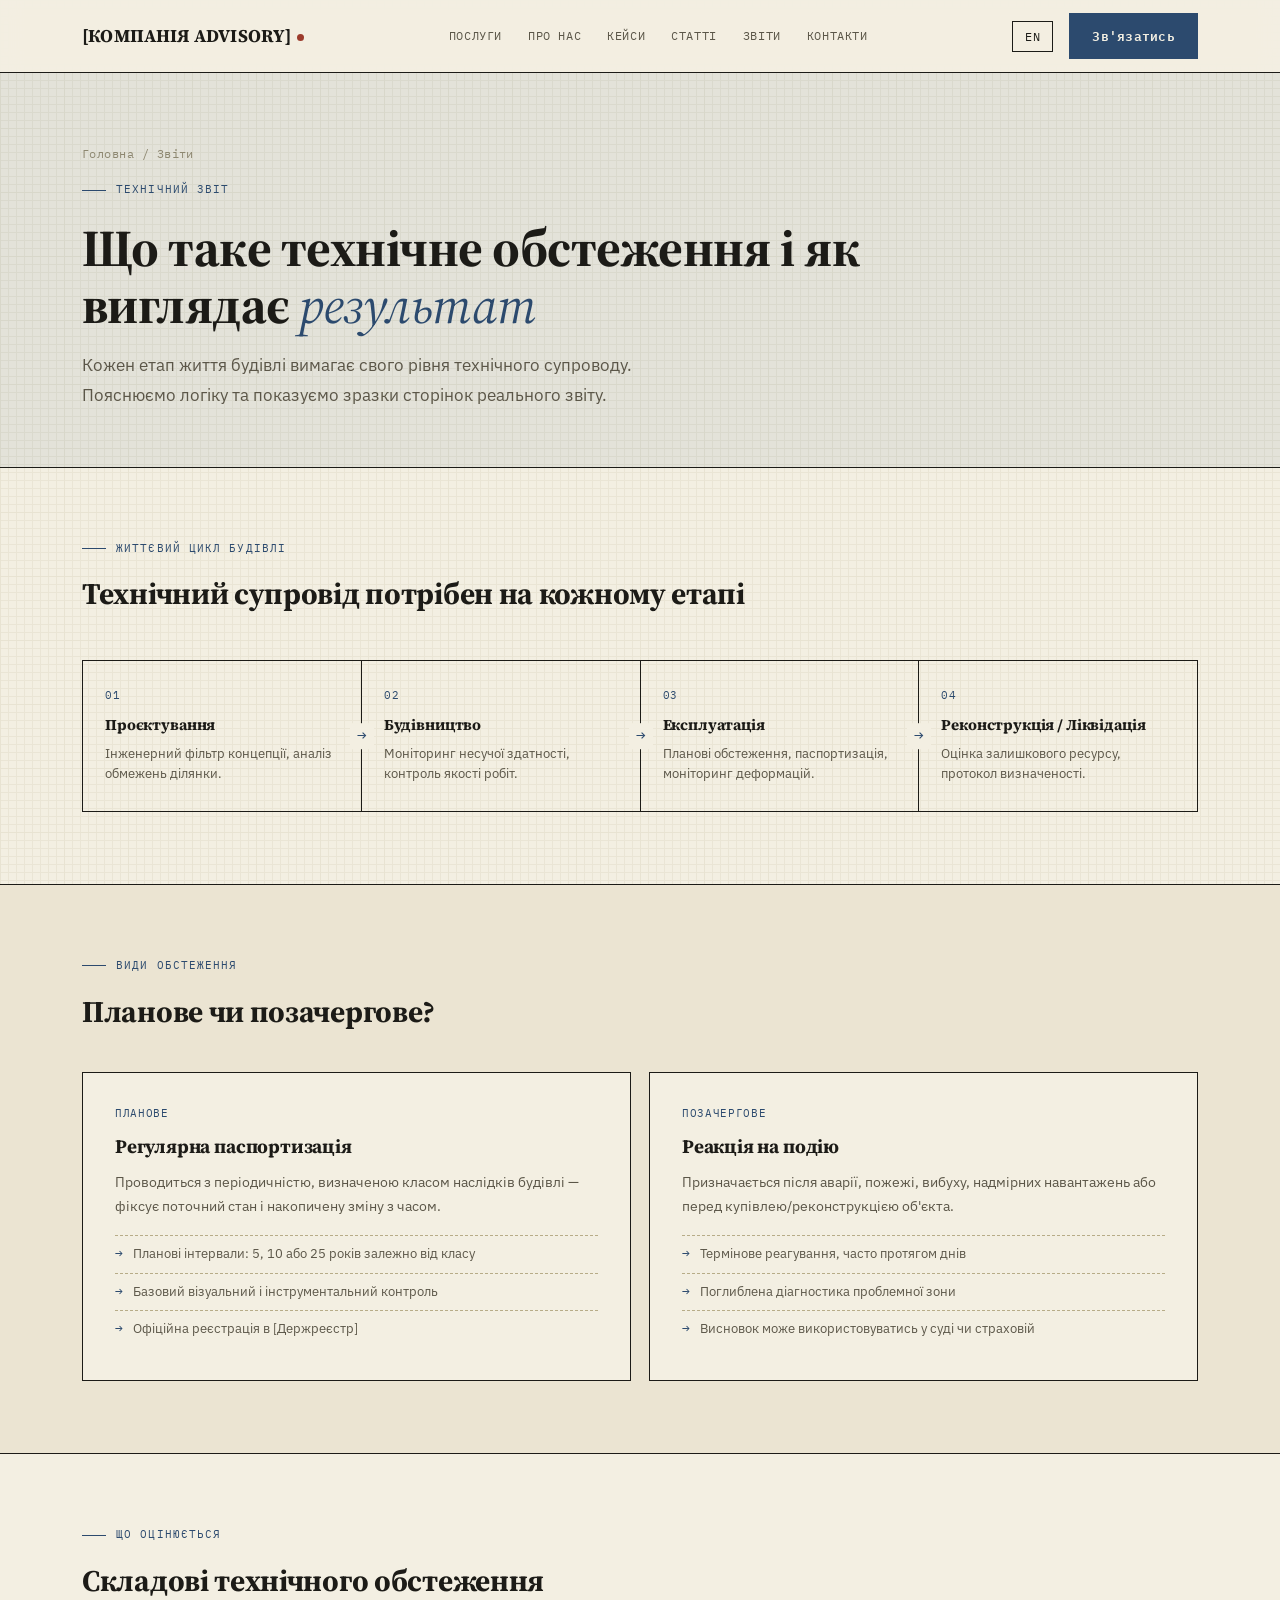
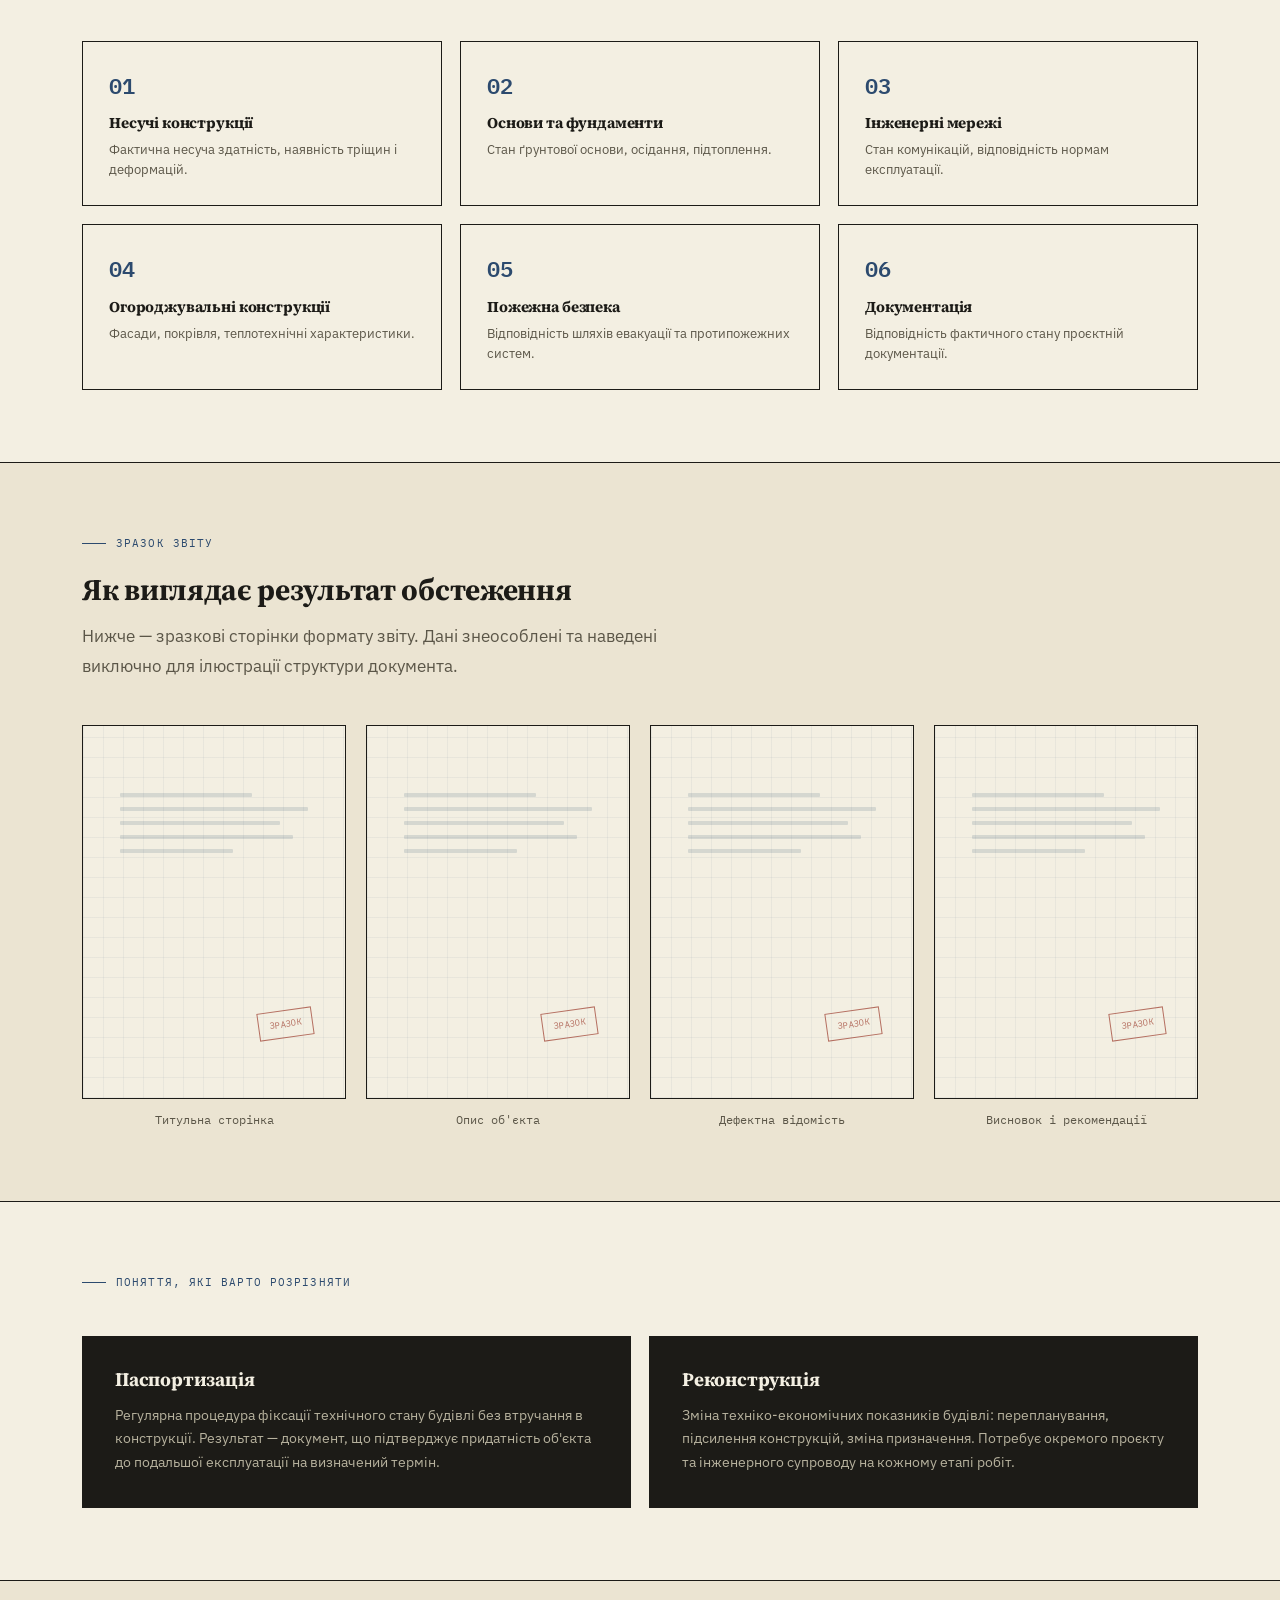
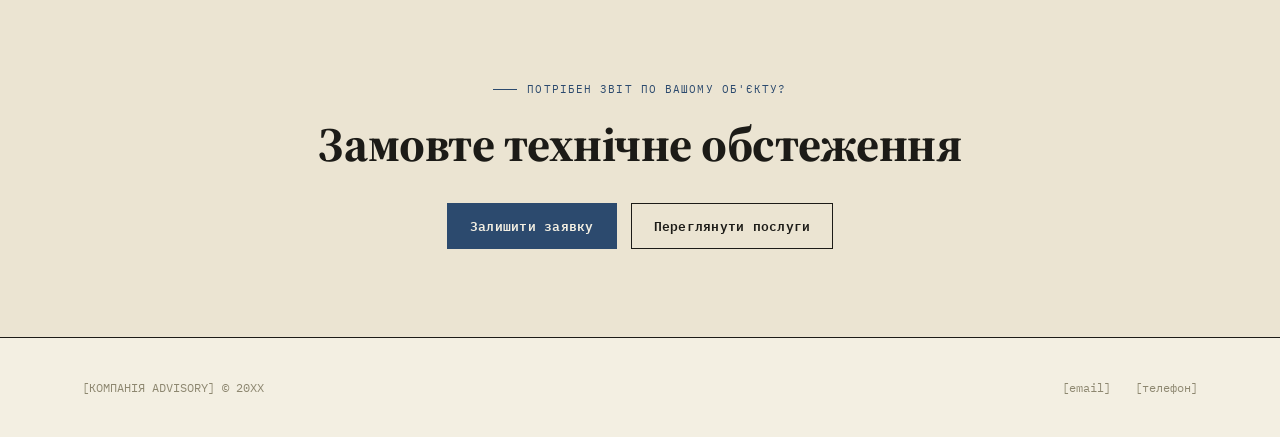
<file: reports.html>
<!DOCTYPE html>
<html lang="uk" data-lang="uk">
<head>
<meta charset="UTF-8">
<meta name="viewport" content="width=device-width, initial-scale=1.0">
<title>Звіти — [КОМПАНІЯ ADVISORY]</title>
<meta name="description" content="Що таке технічне обстеження, планова та позачергова паспортизація, і як виглядає звіт [КОМПАНІЯ ADVISORY]. Зразки сторінок технічного звіту.">
<link rel="preconnect" href="https://fonts.googleapis.com">
<link rel="preconnect" href="https://fonts.gstatic.com" crossorigin>
<link href="https://fonts.googleapis.com/css2?family=Source+Serif+4:opsz,ital,wght@8..60,0,300;8..60,0,400;8..60,0,700;8..60,1,300;8..60,1,400&family=IBM+Plex+Sans:wght@300;400;500;600&family=IBM+Plex+Mono:wght@400;500;600&display=swap" rel="stylesheet">
<link rel="stylesheet" href="styles.css">
<style>
  /* Lifecycle timeline */
  .lifecycle-row{display:grid; grid-template-columns:repeat(4,1fr); gap:0; margin-top:50px; border-top:1.5px solid var(--ink); border-left:1.5px solid var(--ink);}
  .lc-step{padding:26px 22px; border-right:1.5px solid var(--ink); border-bottom:1.5px solid var(--ink); position:relative;}
  .lc-step .lc-num{font-family:'IBM Plex Mono',monospace; color:var(--blue); font-size:11px; display:block; margin-bottom:12px; letter-spacing:.08em;}
  .lc-step h4{font-size:15px; margin-bottom:10px;}
  .lc-step p{font-size:13px; color:var(--ink-dim); line-height:1.6;}
  .lc-step:not(:last-child)::after{content:'→'; position:absolute; right:-13px; top:50%; transform:translateY(-50%); color:var(--blue); font-family:'IBM Plex Mono',monospace; font-size:16px; z-index:2; background:var(--paper); width:24px; text-align:center;}
  @media(max-width:880px){.lifecycle-row{grid-template-columns:1fr 1fr;} .lc-step:not(:last-child)::after{display:none;}}
  @media(max-width:560px){.lifecycle-row{grid-template-columns:1fr;}}

  /* Survey type cards */
  .survey-grid{display:grid; grid-template-columns:1fr 1fr; gap:18px; margin-top:44px;}
  .survey-card{border:1.5px solid var(--ink); padding:32px; background:var(--paper);}
  .survey-card .stag{font-family:'IBM Plex Mono',monospace; font-size:11px; color:var(--blue); text-transform:uppercase; letter-spacing:.06em; display:block; margin-bottom:14px;}
  .survey-card h3{font-size:19px; margin-bottom:14px;}
  .survey-card p{font-size:14px; color:var(--ink-dim); line-height:1.7; margin-bottom:16px;}
  .survey-card ul{margin:0;}
  .survey-card ul li{list-style:none; display:flex; gap:10px; font-size:13px; color:var(--ink-dim); padding:8px 0; border-top:1px dashed var(--line-strong);}
  .survey-card ul li .tick{font-family:'IBM Plex Mono',monospace; color:var(--blue); flex-shrink:0;}
  @media(max-width:780px){.survey-grid{grid-template-columns:1fr;}}

  /* What's assessed grid */
  .assess-grid{display:grid; grid-template-columns:repeat(3,1fr); gap:18px; margin-top:44px;}
  .assess-card{border:1.5px solid var(--ink); padding:26px; background:var(--paper);}
  .assess-card .anum{font-family:'IBM Plex Mono',monospace; color:var(--blue); font-size:22px; font-weight:600;}
  .assess-card h4{font-size:15px; margin:12px 0 8px;}
  .assess-card p{font-size:12.5px; color:var(--ink-dim); line-height:1.6;}
  @media(max-width:880px){.assess-grid{grid-template-columns:1fr 1fr;}}
  @media(max-width:560px){.assess-grid{grid-template-columns:1fr;}}

  /* Report sample scans */
  .scan-grid{display:grid; grid-template-columns:repeat(4,1fr); gap:20px; margin-top:44px;}
  .scan-card{cursor:pointer;}
  .scan-page{aspect-ratio:210/297; background:var(--paper); border:1.5px solid var(--ink); position:relative; overflow:hidden; transition:transform .3s cubic-bezier(.16,1,.3,1), box-shadow .3s ease;}
  .scan-card:hover .scan-page{transform:translateY(-4px); box-shadow:0 16px 32px -16px rgba(28,27,23,.35);}
  .scan-page::before{content:''; position:absolute; inset:0; background:repeating-linear-gradient(0deg, rgba(44,74,110,.06) 0px, rgba(44,74,110,.06) 1px, transparent 1px, transparent 20px), repeating-linear-gradient(90deg, rgba(44,74,110,.06) 0px, rgba(44,74,110,.06) 1px, transparent 1px, transparent 20px);}
  .scan-lines{position:absolute; left:14%; right:14%; top:18%;}
  .scan-lines span{display:block; height:4px; background:rgba(44,74,110,.15); margin-bottom:10px; border-radius:1px;}
  .scan-lines span:nth-child(1){width:70%;}
  .scan-lines span:nth-child(2){width:100%;}
  .scan-lines span:nth-child(3){width:85%;}
  .scan-lines span:nth-child(4){width:92%;}
  .scan-lines span:nth-child(5){width:60%;}
  .scan-stamp{position:absolute; bottom:16%; right:12%; border:1.5px solid var(--red); color:var(--red); font-family:'IBM Plex Mono',monospace; font-size:9px; letter-spacing:.06em; padding:6px 10px; transform:rotate(-8deg); opacity:.7;}
  .scan-caption{margin-top:12px; font-family:'IBM Plex Mono',monospace; font-size:11.5px; color:var(--ink-dim); text-align:center;}
  @media(max-width:880px){.scan-grid{grid-template-columns:1fr 1fr;}}
  @media(max-width:480px){.scan-grid{grid-template-columns:1fr 1fr; gap:14px;}}

  /* Concept definition cards */
  .concept-grid{display:grid; grid-template-columns:1fr 1fr; gap:18px; margin-top:44px;}
  .concept-card{border:1.5px solid var(--ink); padding:32px; background:var(--ink); color:var(--paper);}
  .concept-card h3{font-size:19px; margin-bottom:14px; color:var(--paper); font-family:'Source Serif 4',serif;}
  .concept-card p{font-size:14px; color:#b7b29e; line-height:1.7;}
  @media(max-width:780px){.concept-grid{grid-template-columns:1fr;}}
</style>
</head>
<body>
<div class="grid-bg"></div>

<header>
  <div class="wrap navrow">
    <a href="index.html" class="logo">[КОМПАНІЯ ADVISORY]<span class="stamp-dot"></span></a>
    <nav class="links">
      <a href="services.html"><span class="uk">Послуги</span><span class="en">Services</span></a>
      <a href="about.html"><span class="uk">Про нас</span><span class="en">About</span></a>
      <a href="cases.html"><span class="uk">Кейси</span><span class="en">Cases</span></a>
      <a href="blog/articles.html"><span class="uk">Статті</span><span class="en">Articles</span></a>
      <a href="reports.html"><span class="uk">Звіти</span><span class="en">Reports</span></a>
      <a href="contact.html"><span class="uk">Контакти</span><span class="en">Contact</span></a>
    </nav>
    <div class="nav-right">
      <button class="lang-btn" id="langToggle">EN</button>
      <a class="btn" href="contact.html"><span class="uk">Зв'язатись</span><span class="en">Get in touch</span></a>
      <button class="burger-btn" id="burgerBtn" aria-label="Menu" aria-expanded="false"><span></span><span></span><span></span></button>
    </div>
  </div>
  </header>

<div class="mobile-menu" id="mobileMenu">
  <button class="mobile-menu-close" id="mobileMenuClose" aria-label="Close menu">×</button>
    <div class="wrap">
      <nav>
        <a href="services.html"><span class="uk">Послуги</span><span class="en">Services</span></a>
        <a href="about.html"><span class="uk">Про нас</span><span class="en">About</span></a>
        <a href="cases.html"><span class="uk">Кейси</span><span class="en">Cases</span></a>
        <a href="blog/articles.html"><span class="uk">Статті</span><span class="en">Articles</span></a>
        <a href="reports.html"><span class="uk">Звіти</span><span class="en">Reports</span></a>
      <a href="contact.html"><span class="uk">Контакти</span><span class="en">Contact</span></a>
      </nav>
      <div class="mobile-menu-foot">
        <button class="lang-btn" id="langToggleMobile">EN</button>
        <a class="btn" href="contact.html"><span class="uk">Зв'язатись</span><span class="en">Get in touch</span></a>
      </div>
    </div>
  </div>

<!-- PAGE HERO -->
<section class="page-hero">
  <div class="wrap">
    <div class="breadcrumb"><a href="index.html"><span class="uk">Головна</span><span class="en">Home</span></a> / <span class="uk">Звіти</span><span class="en">Reports</span></div>
    <div class="file-id"><span class="dash"></span><span class="uk">Технічний звіт</span><span class="en">Technical report</span></div>
    <h1><span class="uk">Що таке технічне обстеження і як виглядає <em>результат</em></span><span class="en">What technical surveying is, and what the <em>result</em> looks like</span></h1>
    <p class="lead"><span class="uk">Кожен етап життя будівлі вимагає свого рівня технічного супроводу. Пояснюємо логіку та показуємо зразки сторінок реального звіту.</span><span class="en">Every stage of a building's life requires a different level of engineering oversight. We explain the logic and show sample pages from a real report.</span></p>
  </div>
</section>

<!-- BUILDING LIFECYCLE -->
<section class="tight">
  <div class="wrap">
    <div class="file-id"><span class="dash"></span><span class="uk">Життєвий цикл будівлі</span><span class="en">Building lifecycle</span></div>
    <h2 style="font-size:clamp(22px,2.8vw,30px); max-width:680px;"><span class="uk">Технічний супровід потрібен на кожному етапі</span><span class="en">Engineering oversight is needed at every stage</span></h2>
    <div class="lifecycle-row">
      <div class="lc-step"><span class="lc-num">01</span><h4><span class="uk">Проєктування</span><span class="en">Design</span></h4><p><span class="uk">Інженерний фільтр концепції, аналіз обмежень ділянки.</span><span class="en">Engineering filter for the concept, site constraint analysis.</span></p></div>
      <div class="lc-step"><span class="lc-num">02</span><h4><span class="uk">Будівництво</span><span class="en">Construction</span></h4><p><span class="uk">Моніторинг несучої здатності, контроль якості робіт.</span><span class="en">Load-capacity monitoring, quality control of works.</span></p></div>
      <div class="lc-step"><span class="lc-num">03</span><h4><span class="uk">Експлуатація</span><span class="en">Operation</span></h4><p><span class="uk">Планові обстеження, паспортизація, моніторинг деформацій.</span><span class="en">Scheduled surveys, passportization, deformation monitoring.</span></p></div>
      <div class="lc-step"><span class="lc-num">04</span><h4><span class="uk">Реконструкція / Ліквідація</span><span class="en">Reconstruction / Decommissioning</span></h4><p><span class="uk">Оцінка залишкового ресурсу, протокол визначеності.</span><span class="en">Residual-life assessment, verdict protocol.</span></p></div>
    </div>
  </div>
</section>

<!-- SURVEY TYPES -->
<section class="tight" style="background:var(--panel); border-top:1.5px solid var(--ink); border-bottom:1.5px solid var(--ink);">
  <div class="wrap">
    <div class="file-id"><span class="dash"></span><span class="uk">Види обстеження</span><span class="en">Survey types</span></div>
    <h2 style="font-size:clamp(22px,2.8vw,30px); max-width:680px;"><span class="uk">Планове чи позачергове?</span><span class="en">Scheduled or unscheduled?</span></h2>
    <div class="survey-grid">
      <div class="survey-card">
        <span class="stag"><span class="uk">Планове</span><span class="en">Scheduled</span></span>
        <h3><span class="uk">Регулярна паспортизація</span><span class="en">Regular passportization</span></h3>
        <p><span class="uk">Проводиться з періодичністю, визначеною класом наслідків будівлі — фіксує поточний стан і накопичену зміну з часом.</span><span class="en">Conducted at intervals defined by the building's consequence class — records current condition and change accumulated over time.</span></p>
        <ul>
          <li><span class="tick">→</span><span class="uk">Планові інтервали: 5, 10 або 25 років залежно від класу</span><span class="en">Scheduled intervals: 5, 10 or 25 years depending on class</span></li>
          <li><span class="tick">→</span><span class="uk">Базовий візуальний і інструментальний контроль</span><span class="en">Baseline visual and instrumental inspection</span></li>
          <li><span class="tick">→</span><span class="uk">Офіційна реєстрація в [Держреєстр]</span><span class="en">Official registration in the state register</span></li>
        </ul>
      </div>
      <div class="survey-card">
        <span class="stag"><span class="uk">Позачергове</span><span class="en">Unscheduled</span></span>
        <h3><span class="uk">Реакція на подію</span><span class="en">Event-driven response</span></h3>
        <p><span class="uk">Призначається після аварії, пожежі, вибуху, надмірних навантажень або перед купівлею/реконструкцією об'єкта.</span><span class="en">Ordered after an accident, fire, explosion, excessive loads, or before acquiring/reconstructing an asset.</span></p>
        <ul>
          <li><span class="tick">→</span><span class="uk">Термінове реагування, часто протягом днів</span><span class="en">Urgent response, often within days</span></li>
          <li><span class="tick">→</span><span class="uk">Поглиблена діагностика проблемної зони</span><span class="en">In-depth diagnostics of the problem area</span></li>
          <li><span class="tick">→</span><span class="uk">Висновок може використовуватись у суді чи страховій</span><span class="en">The verdict may be used in court or by insurers</span></li>
        </ul>
      </div>
    </div>
  </div>
</section>

<!-- WHAT'S ASSESSED -->
<section class="tight">
  <div class="wrap">
    <div class="file-id"><span class="dash"></span><span class="uk">Що оцінюється</span><span class="en">What's assessed</span></div>
    <h2 style="font-size:clamp(22px,2.8vw,30px); max-width:680px;"><span class="uk">Складові технічного обстеження</span><span class="en">Components of a technical survey</span></h2>
    <div class="assess-grid">
      <div class="assess-card"><div class="anum">01</div><h4><span class="uk">Несучі конструкції</span><span class="en">Load-bearing structures</span></h4><p><span class="uk">Фактична несуча здатність, наявність тріщин і деформацій.</span><span class="en">Actual load capacity, cracks and deformations.</span></p></div>
      <div class="assess-card"><div class="anum">02</div><h4><span class="uk">Основи та фундаменти</span><span class="en">Foundations</span></h4><p><span class="uk">Стан ґрунтової основи, осідання, підтоплення.</span><span class="en">Soil base condition, settlement, flooding.</span></p></div>
      <div class="assess-card"><div class="anum">03</div><h4><span class="uk">Інженерні мережі</span><span class="en">Engineering systems</span></h4><p><span class="uk">Стан комунікацій, відповідність нормам експлуатації.</span><span class="en">Condition of utilities, compliance with operating norms.</span></p></div>
      <div class="assess-card"><div class="anum">04</div><h4><span class="uk">Огороджувальні конструкції</span><span class="en">Envelope elements</span></h4><p><span class="uk">Фасади, покрівля, теплотехнічні характеристики.</span><span class="en">Facades, roofing, thermal performance.</span></p></div>
      <div class="assess-card"><div class="anum">05</div><h4><span class="uk">Пожежна безпека</span><span class="en">Fire safety</span></h4><p><span class="uk">Відповідність шляхів евакуації та протипожежних систем.</span><span class="en">Compliance of evacuation routes and fire systems.</span></p></div>
      <div class="assess-card"><div class="anum">06</div><h4><span class="uk">Документація</span><span class="en">Documentation</span></h4><p><span class="uk">Відповідність фактичного стану проєктній документації.</span><span class="en">Match between actual condition and design documentation.</span></p></div>
    </div>
  </div>
</section>

<!-- SAMPLE REPORT SCANS -->
<section class="tight" style="background:var(--panel); border-top:1.5px solid var(--ink); border-bottom:1.5px solid var(--ink);">
  <div class="wrap">
    <div class="file-id"><span class="dash"></span><span class="uk">Зразок звіту</span><span class="en">Sample report</span></div>
    <h2 style="font-size:clamp(22px,2.8vw,30px); max-width:680px;"><span class="uk">Як виглядає результат обстеження</span><span class="en">What the survey result looks like</span></h2>
    <p class="lead" style="margin-top:16px;"><span class="uk">Нижче — зразкові сторінки формату звіту. Дані знеособлені та наведені виключно для ілюстрації структури документа.</span><span class="en">Below are sample pages illustrating the report format. Data is anonymised and shown solely to illustrate the document's structure.</span></p>

    <div class="scan-grid">
      <div class="scan-card">
        <div class="scan-page">
          <div class="scan-lines"><span></span><span></span><span></span><span></span><span></span></div>
          <div class="scan-stamp"><span class="uk">ЗРАЗОК</span><span class="en">SAMPLE</span></div>
        </div>
        <div class="scan-caption"><span class="uk">Титульна сторінка</span><span class="en">Title page</span></div>
      </div>
      <div class="scan-card">
        <div class="scan-page">
          <div class="scan-lines"><span></span><span></span><span></span><span></span><span></span></div>
          <div class="scan-stamp"><span class="uk">ЗРАЗОК</span><span class="en">SAMPLE</span></div>
        </div>
        <div class="scan-caption"><span class="uk">Опис об'єкта</span><span class="en">Asset description</span></div>
      </div>
      <div class="scan-card">
        <div class="scan-page">
          <div class="scan-lines"><span></span><span></span><span></span><span></span><span></span></div>
          <div class="scan-stamp"><span class="uk">ЗРАЗОК</span><span class="en">SAMPLE</span></div>
        </div>
        <div class="scan-caption"><span class="uk">Дефектна відомість</span><span class="en">Defect log</span></div>
      </div>
      <div class="scan-card">
        <div class="scan-page">
          <div class="scan-lines"><span></span><span></span><span></span><span></span><span></span></div>
          <div class="scan-stamp"><span class="uk">ЗРАЗОК</span><span class="en">SAMPLE</span></div>
        </div>
        <div class="scan-caption"><span class="uk">Висновок і рекомендації</span><span class="en">Verdict &amp; recommendations</span></div>
      </div>
    </div>
  </div>
</section>

<!-- KEY CONCEPTS -->
<section class="tight">
  <div class="wrap">
    <div class="file-id"><span class="dash"></span><span class="uk">Поняття, які варто розрізняти</span><span class="en">Terms worth distinguishing</span></div>
    <div class="concept-grid">
      <div class="concept-card">
        <h3><span class="uk">Паспортизація</span><span class="en">Passportization</span></h3>
        <p><span class="uk">Регулярна процедура фіксації технічного стану будівлі без втручання в конструкції. Результат — документ, що підтверджує придатність об'єкта до подальшої експлуатації на визначений термін.</span><span class="en">A regular procedure recording a building's technical condition without altering its structures. The result is a document confirming the asset's fitness for continued use for a defined period.</span></p>
      </div>
      <div class="concept-card">
        <h3><span class="uk">Реконструкція</span><span class="en">Reconstruction</span></h3>
        <p><span class="uk">Зміна техніко-економічних показників будівлі: перепланування, підсилення конструкцій, зміна призначення. Потребує окремого проєкту та інженерного супроводу на кожному етапі робіт.</span><span class="en">A change in the building's technical and economic parameters: reconfiguration, structural reinforcement, change of use. Requires a separate project and engineering support at every stage of works.</span></p>
      </div>
    </div>
  </div>
</section>

<!-- FINAL CTA -->
<section class="final-cta">
  <div class="wrap">
    <div class="file-id" style="justify-content:center;"><span class="dash"></span><span class="uk">Потрібен звіт по вашому об'єкту?</span><span class="en">Need a report for your asset?</span></div>
    <h2><span class="uk">Замовте технічне обстеження</span><span class="en">Order a technical survey</span></h2>
    <div class="hero-cta">
      <a class="btn" href="contact.html"><span class="uk">Залишити заявку</span><span class="en">Submit a request</span></a>
      <a class="btn btn-ghost" href="services.html"><span class="uk">Переглянути послуги</span><span class="en">View services</span></a>
    </div>
  </div>
</section>

<footer>
  <div class="wrap foot-row">
    <div>[КОМПАНІЯ ADVISORY] © 20XX</div>
    <div style="display:flex; gap:24px;"><a href="mailto:[email]">[email]</a><a href="tel:[телефон]">[телефон]</a></div>
  </div>
</footer>

<script>
  const html = document.documentElement;
  const btn = document.getElementById('langToggle');
  const btnMobile = document.getElementById('langToggleMobile');
  function switchLang(){
    const next = html.getAttribute('data-lang') === 'uk' ? 'en' : 'uk';
    html.setAttribute('data-lang', next);
    html.setAttribute('lang', next);
    const label = next === 'uk' ? 'EN' : 'UA';
    if (btn) btn.textContent = label;
    if (btnMobile) btnMobile.textContent = label;
  }
  if (btn) btn.addEventListener('click', switchLang);
  if (btnMobile) btnMobile.addEventListener('click', switchLang);

  const burgerBtn = document.getElementById('burgerBtn');
  const mobileMenu = document.getElementById('mobileMenu');
  if (burgerBtn && mobileMenu) {
    function closeMenu(){
      burgerBtn.classList.remove('open');
      mobileMenu.classList.remove('open');
      burgerBtn.setAttribute('aria-expanded', 'false');
      document.body.style.overflow = '';
    }
    burgerBtn.addEventListener('click', () => {
      const isOpen = mobileMenu.classList.toggle('open');
      burgerBtn.classList.toggle('open', isOpen);
      burgerBtn.setAttribute('aria-expanded', String(isOpen));
      document.body.style.overflow = isOpen ? 'hidden' : '';
    });
    mobileMenu.querySelectorAll('a').forEach(a => a.addEventListener('click', closeMenu));
    const mobileMenuClose = document.getElementById('mobileMenuClose');
    if (mobileMenuClose) mobileMenuClose.addEventListener('click', closeMenu);
    window.addEventListener('resize', () => { if (window.innerWidth > 880) closeMenu(); });
  }

  document.querySelectorAll('.lc-step, .survey-card, .assess-card, .scan-card, .concept-card').forEach((el, i) => {
    el.classList.add('reveal');
    el.style.transitionDelay = (i % 6) * 0.06 + 's';
  });
  document.querySelectorAll('.lifecycle-row, .survey-grid, .assess-grid, .scan-grid, .concept-grid').forEach(grid => {
    const io = new IntersectionObserver((entries) => {
      entries.forEach(entry => { if (entry.isIntersecting) { grid.querySelectorAll('.reveal').forEach(el => el.classList.add('visible')); io.unobserve(grid); } });
    }, { threshold: 0.1 });
    io.observe(grid);
  });
</script>
</body>
</html>
</file>
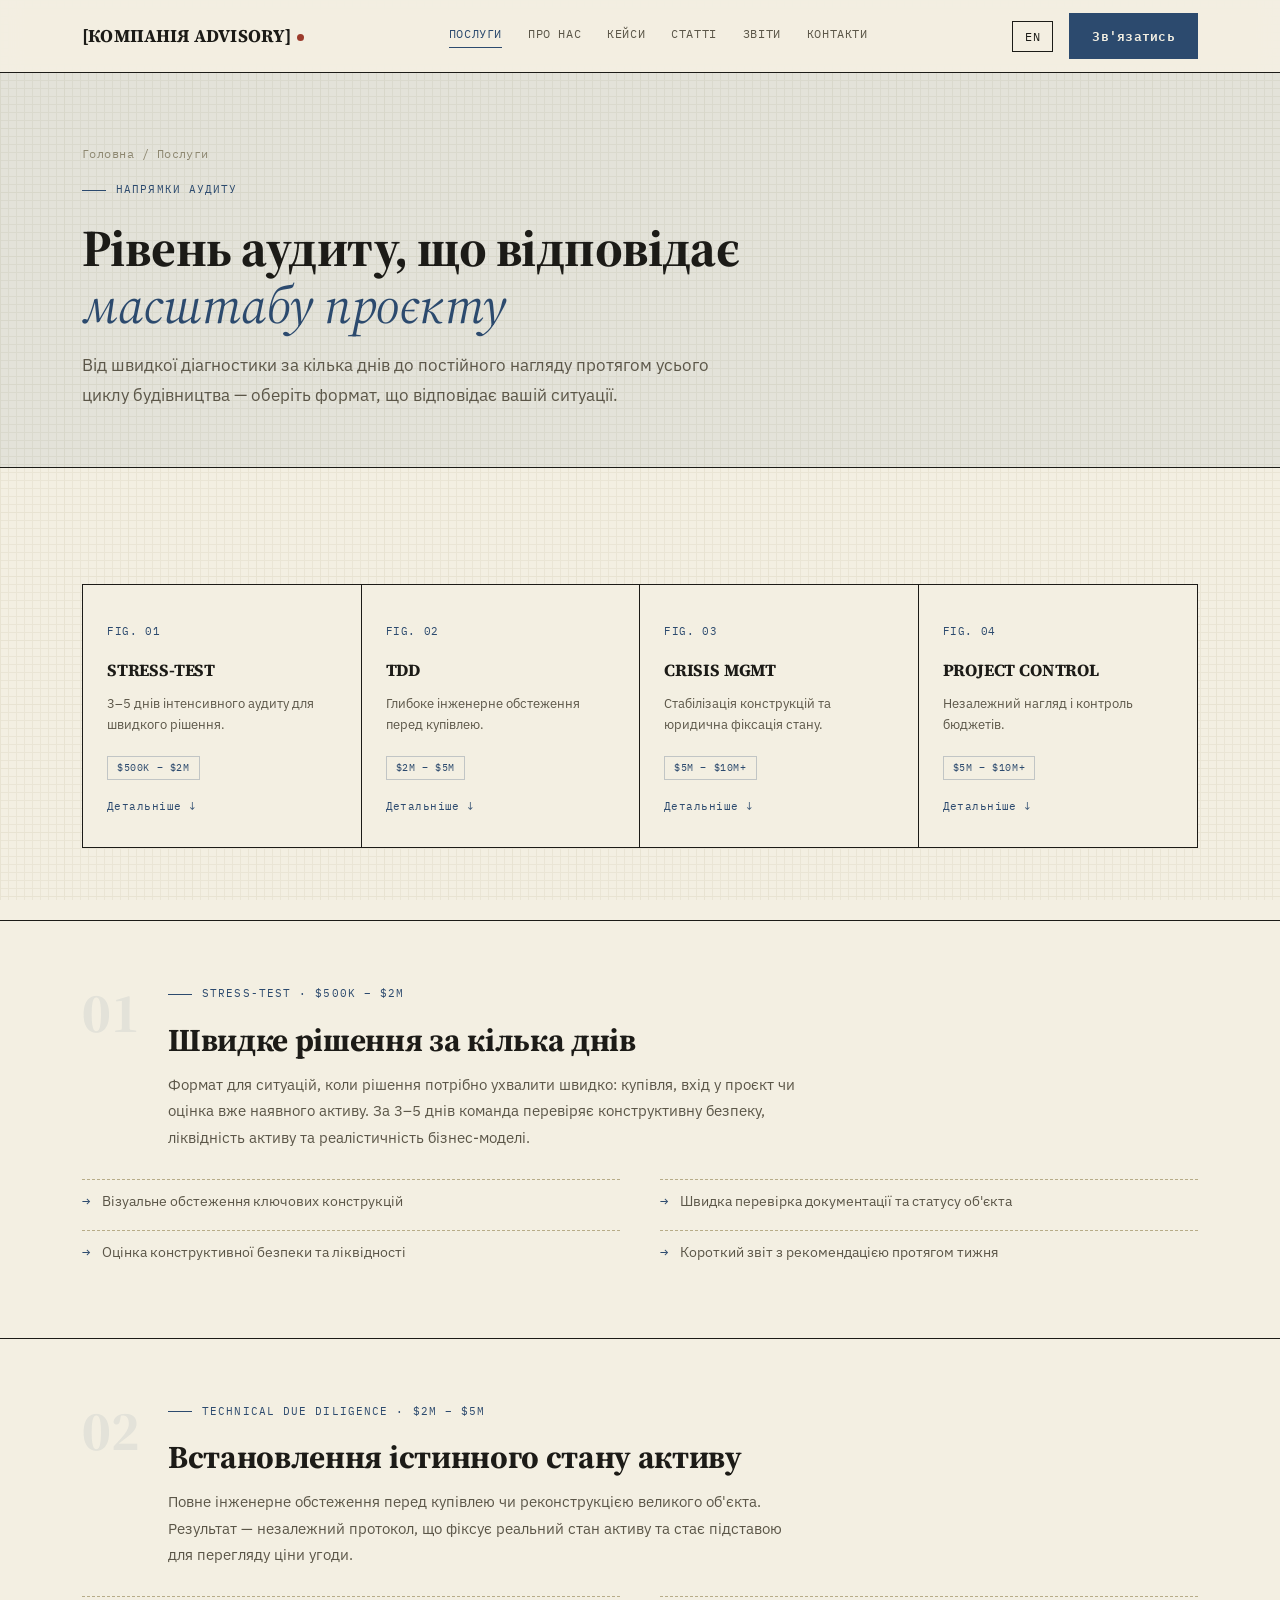
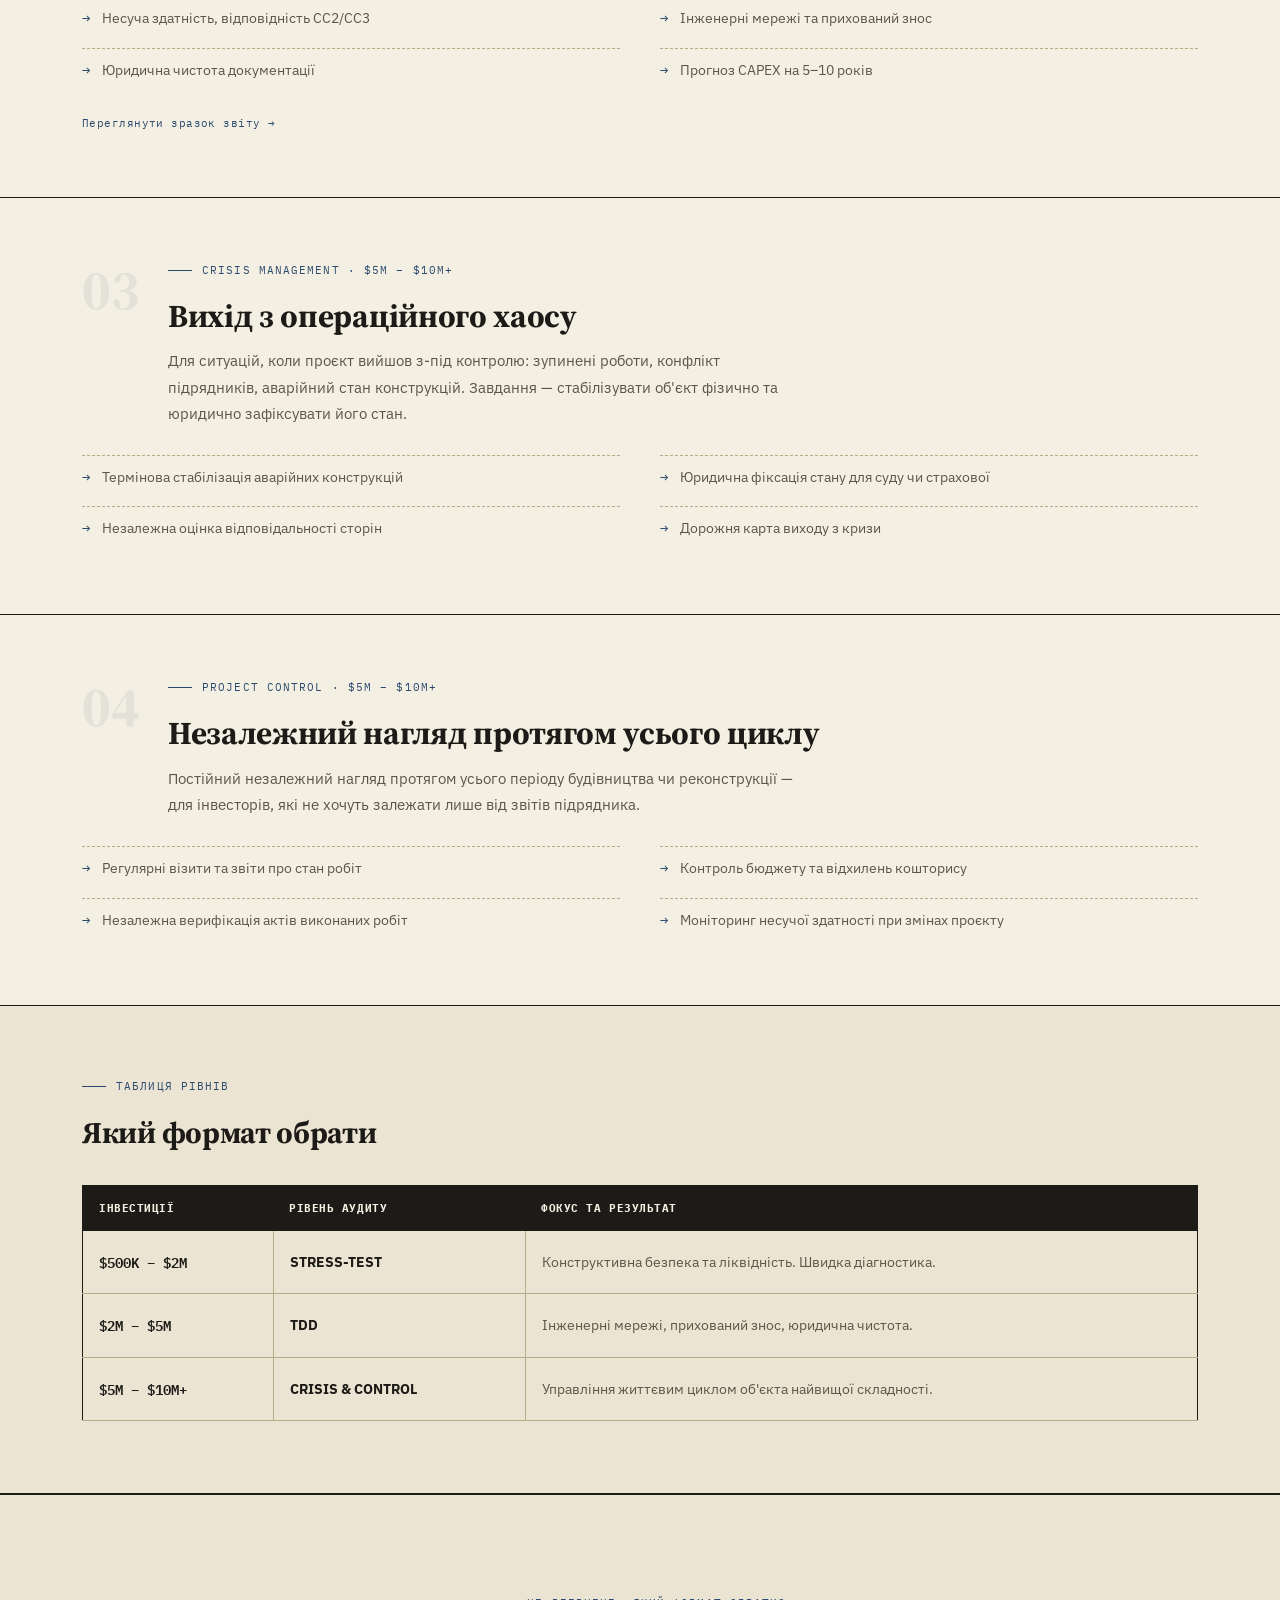
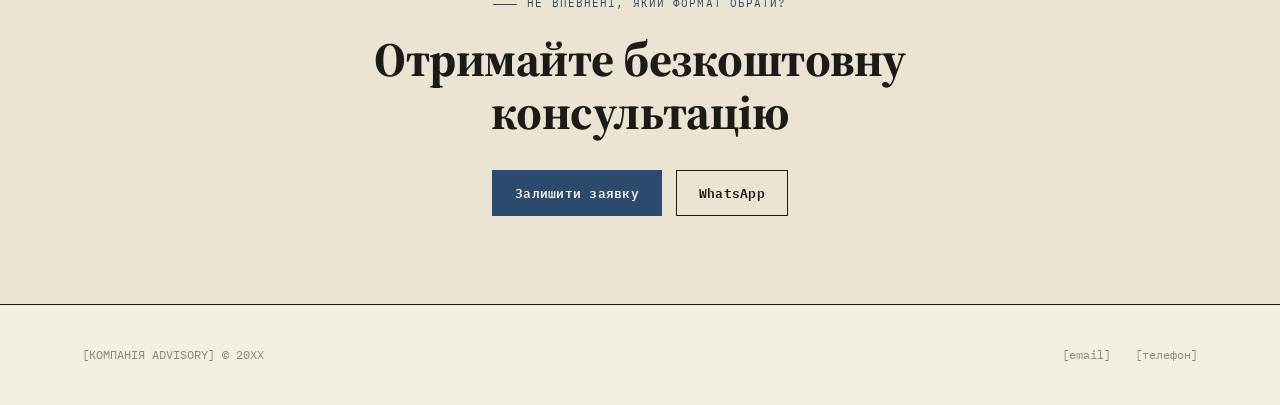
<file: services.html>
<!DOCTYPE html>
<html lang="uk" data-lang="uk">
<head>
<meta charset="UTF-8">
<meta name="viewport" content="width=device-width, initial-scale=1.0">
<title>Послуги — [КОМПАНІЯ ADVISORY]</title>
<meta name="description" content="Технічний аудит нерухомості CC2–CC3: STRESS-TEST, TDD, Crisis Management, Project Control. Незалежний інженерний радник для інвесторів і девелоперів.">
<link rel="preconnect" href="https://fonts.googleapis.com">
<link rel="preconnect" href="https://fonts.gstatic.com" crossorigin>
<link href="https://fonts.googleapis.com/css2?family=Source+Serif+4:opsz,ital,wght@8..60,0,300;8..60,0,400;8..60,0,700;8..60,1,300;8..60,1,400&family=IBM+Plex+Sans:wght@300;400;500;600&family=IBM+Plex+Mono:wght@400;500;600&display=swap" rel="stylesheet">
<link rel="stylesheet" href="styles.css">
<style>
  .service-block{padding:64px 0; border-top:1.5px solid var(--ink);}
  .service-block:last-child{border-bottom:1.5px solid var(--ink);}
  .service-head{display:grid; grid-template-columns:auto 1fr; gap:28px; align-items:start; margin-bottom:28px;}
  .service-num{font-family:'Source Serif 4',serif; font-size:56px; font-weight:700; color:var(--blue-soft); line-height:1;}
  .service-list{display:grid; grid-template-columns:1fr 1fr; gap:8px 40px; margin-top:24px;}
  .service-list li{list-style:none; display:flex; gap:12px; font-size:14px; color:var(--ink-dim); padding:10px 0; border-top:1px dashed var(--line-strong);}
  .service-list li .tick{font-family:'IBM Plex Mono',monospace; color:var(--blue); flex-shrink:0;}
  @media(max-width:700px){.service-list{grid-template-columns:1fr;} .service-head{grid-template-columns:1fr;}}
</style>
</head>
<body>
<div class="grid-bg"></div>

<header>
  <div class="wrap navrow">
    <a href="index.html" class="logo">[КОМПАНІЯ ADVISORY]<span class="stamp-dot"></span></a>
    <nav class="links">
      <a href="services.html" class="current"><span class="uk">Послуги</span><span class="en">Services</span></a>
      <a href="about.html"><span class="uk">Про нас</span><span class="en">About</span></a>
      <a href="cases.html"><span class="uk">Кейси</span><span class="en">Cases</span></a>
      <a href="blog/articles.html"><span class="uk">Статті</span><span class="en">Articles</span></a>
      <a href="reports.html"><span class="uk">Звіти</span><span class="en">Reports</span></a>
      <a href="contact.html"><span class="uk">Контакти</span><span class="en">Contact</span></a>
    </nav>
    <div class="nav-right">
      <button class="lang-btn" id="langToggle">EN</button>
      <a class="btn" href="contact.html"><span class="uk">Зв'язатись</span><span class="en">Get in touch</span></a>
    
      <button class="burger-btn" id="burgerBtn" aria-label="Menu" aria-expanded="false"><span></span><span></span><span></span></button>
    </div>
  </div>
  </header>

<div class="mobile-menu" id="mobileMenu">
  <button class="mobile-menu-close" id="mobileMenuClose" aria-label="Close menu">×</button>
    <div class="wrap">
      <nav>
      <a href="services.html" class="current"><span class="uk">Послуги</span><span class="en">Services</span></a>
      <a href="about.html"><span class="uk">Про нас</span><span class="en">About</span></a>
      <a href="cases.html"><span class="uk">Кейси</span><span class="en">Cases</span></a>
      <a href="blog/articles.html"><span class="uk">Статті</span><span class="en">Articles</span></a>
      <a href="reports.html"><span class="uk">Звіти</span><span class="en">Reports</span></a>
      <a href="contact.html"><span class="uk">Контакти</span><span class="en">Contact</span></a>
    </nav>
      <div class="mobile-menu-foot">
        <button class="lang-btn" id="langToggleMobile">EN</button>
        <a class="btn" href="contact.html"><span class="uk">Зв'язатись</span><span class="en">Get in touch</span></a>
      </div>
    </div>
  </div>

<!-- PAGE HERO -->
<section class="page-hero">
  <div class="wrap">
    <div class="breadcrumb"><a href="index.html"><span class="uk">Головна</span><span class="en">Home</span></a> / <span class="uk">Послуги</span><span class="en">Services</span></div>
    <div class="file-id"><span class="dash"></span><span class="uk">Напрямки аудиту</span><span class="en">Audit tracks</span></div>
    <h1><span class="uk">Рівень аудиту, що відповідає <em>масштабу проєкту</em></span><span class="en">Audit depth matched to your <em>project scale</em></span></h1>
    <p class="lead"><span class="uk">Від швидкої діагностики за кілька днів до постійного нагляду протягом усього циклу будівництва — оберіть формат, що відповідає вашій ситуації.</span><span class="en">From a fast few-day diagnostic to ongoing oversight through the entire construction cycle — choose the format that fits your situation.</span></p>
  </div>
</section>

<!-- OVERVIEW CARDS -->
<section class="tight">
  <div class="wrap">
    <div class="card-grid">
      <div class="dcard reveal"><span class="num">FIG. 01</span><h3>STRESS-TEST</h3><p><span class="uk">3–5 днів інтенсивного аудиту для швидкого рішення.</span><span class="en">3–5 days of intensive audit for a fast decision.</span></p><div class="price-tag">$500K – $2M</div><div class="open-hint"><a href="#stress-test"><span class="uk">Детальніше ↓</span><span class="en">Learn more ↓</span></a></div></div>
      <div class="dcard reveal" style="transition-delay:.08s;"><span class="num">FIG. 02</span><h3>TDD</h3><p><span class="uk">Глибоке інженерне обстеження перед купівлею.</span><span class="en">A deep engineering review before acquisition.</span></p><div class="price-tag">$2M – $5M</div><div class="open-hint"><a href="#tdd"><span class="uk">Детальніше ↓</span><span class="en">Learn more ↓</span></a></div></div>
      <div class="dcard reveal" style="transition-delay:.16s;"><span class="num">FIG. 03</span><h3>CRISIS MGMT</h3><p><span class="uk">Стабілізація конструкцій та юридична фіксація стану.</span><span class="en">Structural stabilisation and legal fixation of status.</span></p><div class="price-tag">$5M – $10M+</div><div class="open-hint"><a href="#crisis"><span class="uk">Детальніше ↓</span><span class="en">Learn more ↓</span></a></div></div>
      <div class="dcard reveal" style="transition-delay:.24s;"><span class="num">FIG. 04</span><h3>PROJECT CONTROL</h3><p><span class="uk">Незалежний нагляд і контроль бюджетів.</span><span class="en">Independent oversight and budget control.</span></p><div class="price-tag">$5M – $10M+</div><div class="open-hint"><a href="#control"><span class="uk">Детальніше ↓</span><span class="en">Learn more ↓</span></a></div></div>
    </div>
  </div>
</section>

<!-- DETAILED SERVICE 1 -->
<section class="service-block" id="stress-test">
  <div class="wrap">
    <div class="service-head reveal">
      <div class="service-num">01</div>
      <div>
        <div class="file-id"><span class="dash"></span>STRESS-TEST · $500K – $2M</div>
        <h2 style="font-size:clamp(24px,3vw,32px);"><span class="uk">Швидке рішення за кілька днів</span><span class="en">A fast decision within days</span></h2>
        <p class="lead" style="margin-top:14px; font-size:15px;"><span class="uk">Формат для ситуацій, коли рішення потрібно ухвалити швидко: купівля, вхід у проєкт чи оцінка вже наявного активу. За 3–5 днів команда перевіряє конструктивну безпеку, ліквідність активу та реалістичність бізнес-моделі.</span><span class="en">A format for situations where a decision must be made fast: acquisition, project entry, or assessment of an existing asset. In 3–5 days the team checks structural safety, asset liquidity, and business-model realism.</span></p>
      </div>
    </div>
    <ul class="service-list">
      <li><span class="tick">→</span><span class="uk">Візуальне обстеження ключових конструкцій</span><span class="en">Visual inspection of key structures</span></li>
      <li><span class="tick">→</span><span class="uk">Швидка перевірка документації та статусу об'єкта</span><span class="en">Quick check of documentation and asset status</span></li>
      <li><span class="tick">→</span><span class="uk">Оцінка конструктивної безпеки та ліквідності</span><span class="en">Structural safety and liquidity assessment</span></li>
      <li><span class="tick">→</span><span class="uk">Короткий звіт з рекомендацією протягом тижня</span><span class="en">Short report with a recommendation within a week</span></li>
    </ul>
  </div>
</section>

<!-- DETAILED SERVICE 2 -->
<section class="service-block" id="tdd">
  <div class="wrap">
    <div class="service-head reveal">
      <div class="service-num">02</div>
      <div>
        <div class="file-id"><span class="dash"></span>TECHNICAL DUE DILIGENCE · $2M – $5M</div>
        <h2 style="font-size:clamp(24px,3vw,32px);"><span class="uk">Встановлення істинного стану активу</span><span class="en">Establishing the true condition of the asset</span></h2>
        <p class="lead" style="margin-top:14px; font-size:15px;"><span class="uk">Повне інженерне обстеження перед купівлею чи реконструкцією великого об'єкта. Результат — незалежний протокол, що фіксує реальний стан активу та стає підставою для перегляду ціни угоди.</span><span class="en">A full engineering review before acquiring or reconstructing a large asset. The result is an independent protocol that records the asset's real condition and becomes grounds for renegotiating price.</span></p>
      </div>
    </div>
    <ul class="service-list">
      <li><span class="tick">→</span><span class="uk">Несуча здатність, відповідність СС2/СС3</span><span class="en">Load capacity, CC2/CC3 compliance</span></li>
      <li><span class="tick">→</span><span class="uk">Інженерні мережі та прихований знос</span><span class="en">Engineering systems and hidden wear</span></li>
      <li><span class="tick">→</span><span class="uk">Юридична чистота документації</span><span class="en">Legal cleanliness of documentation</span></li>
      <li><span class="tick">→</span><span class="uk">Прогноз CAPEX на 5–10 років</span><span class="en">5–10 year CAPEX forecast</span></li>
    </ul>
    <div class="open-hint" style="margin-top:24px;"><a href="reports.html"><span class="uk">Переглянути зразок звіту →</span><span class="en">View a sample report →</span></a></div>
  </div>
</section>

<!-- DETAILED SERVICE 3 -->
<section class="service-block" id="crisis">
  <div class="wrap">
    <div class="service-head reveal">
      <div class="service-num">03</div>
      <div>
        <div class="file-id"><span class="dash"></span>CRISIS MANAGEMENT · $5M – $10M+</div>
        <h2 style="font-size:clamp(24px,3vw,32px);"><span class="uk">Вихід з операційного хаосу</span><span class="en">Exit from operational chaos</span></h2>
        <p class="lead" style="margin-top:14px; font-size:15px;"><span class="uk">Для ситуацій, коли проєкт вийшов з-під контролю: зупинені роботи, конфлікт підрядників, аварійний стан конструкцій. Завдання — стабілізувати об'єкт фізично та юридично зафіксувати його стан.</span><span class="en">For situations where a project has spun out of control: halted works, contractor disputes, structures in an emergency state. The task is to physically stabilise the asset and legally fix its condition.</span></p>
      </div>
    </div>
    <ul class="service-list">
      <li><span class="tick">→</span><span class="uk">Термінова стабілізація аварійних конструкцій</span><span class="en">Urgent stabilisation of emergency structures</span></li>
      <li><span class="tick">→</span><span class="uk">Юридична фіксація стану для суду чи страхової</span><span class="en">Legal condition fixation for court or insurance</span></li>
      <li><span class="tick">→</span><span class="uk">Незалежна оцінка відповідальності сторін</span><span class="en">Independent assessment of parties' liability</span></li>
      <li><span class="tick">→</span><span class="uk">Дорожня карта виходу з кризи</span><span class="en">A roadmap out of the crisis</span></li>
    </ul>
  </div>
</section>

<!-- DETAILED SERVICE 4 -->
<section class="service-block" id="control">
  <div class="wrap">
    <div class="service-head reveal">
      <div class="service-num">04</div>
      <div>
        <div class="file-id"><span class="dash"></span>PROJECT CONTROL · $5M – $10M+</div>
        <h2 style="font-size:clamp(24px,3vw,32px);"><span class="uk">Незалежний нагляд протягом усього циклу</span><span class="en">Independent oversight through the full cycle</span></h2>
        <p class="lead" style="margin-top:14px; font-size:15px;"><span class="uk">Постійний незалежний нагляд протягом усього періоду будівництва чи реконструкції — для інвесторів, які не хочуть залежати лише від звітів підрядника.</span><span class="en">Ongoing independent oversight throughout construction or reconstruction — for investors who don't want to rely solely on contractor reports.</span></p>
      </div>
    </div>
    <ul class="service-list">
      <li><span class="tick">→</span><span class="uk">Регулярні візити та звіти про стан робіт</span><span class="en">Regular visits and progress reports</span></li>
      <li><span class="tick">→</span><span class="uk">Контроль бюджету та відхилень кошторису</span><span class="en">Budget control and cost-estimate monitoring</span></li>
      <li><span class="tick">→</span><span class="uk">Незалежна верифікація актів виконаних робіт</span><span class="en">Independent verification of completed-works acts</span></li>
      <li><span class="tick">→</span><span class="uk">Моніторинг несучої здатності при змінах проєкту</span><span class="en">Load-capacity monitoring through project changes</span></li>
    </ul>
  </div>
</section>

<!-- ENGAGEMENT TABLE -->
<section class="tight" style="background:var(--panel); border-top:1.5px solid var(--ink); border-bottom:1.5px solid var(--ink);">
  <div class="wrap">
    <div class="file-id"><span class="dash"></span><span class="uk">Таблиця рівнів</span><span class="en">Engagement table</span></div>
    <h2 style="font-size:clamp(22px,2.8vw,30px); max-width:680px;"><span class="uk">Який формат обрати</span><span class="en">Which format to choose</span></h2>
    <table>
      <thead><tr><th><span class="uk">Інвестиції</span><span class="en">Investment</span></th><th><span class="uk">Рівень аудиту</span><span class="en">Audit level</span></th><th><span class="uk">Фокус та результат</span><span class="en">Focus &amp; outcome</span></th></tr></thead>
      <tbody>
        <tr><td class="invest">$500K – $2M</td><td><strong>STRESS-TEST</strong></td><td><span class="uk">Конструктивна безпека та ліквідність. Швидка діагностика.</span><span class="en">Structural safety and liquidity. Fast diagnostics.</span></td></tr>
        <tr><td class="invest">$2M – $5M</td><td><strong>TDD</strong></td><td><span class="uk">Інженерні мережі, прихований знос, юридична чистота.</span><span class="en">Engineering systems, hidden wear, legal cleanliness.</span></td></tr>
        <tr><td class="invest">$5M – $10M+</td><td><strong>CRISIS &amp; CONTROL</strong></td><td><span class="uk">Управління життєвим циклом об'єкта найвищої складності.</span><span class="en">Lifecycle management for the most complex assets.</span></td></tr>
      </tbody>
    </table>
  </div>
</section>

<!-- FINAL CTA -->
<section class="final-cta">
  <div class="wrap">
    <div class="file-id" style="justify-content:center;"><span class="dash"></span><span class="uk">Не впевнені, який формат обрати?</span><span class="en">Not sure which format to choose?</span></div>
    <h2><span class="uk">Отримайте безкоштовну консультацію</span><span class="en">Get a free consultation</span></h2>
    <div class="hero-cta">
      <a class="btn" href="contact.html"><span class="uk">Залишити заявку</span><span class="en">Submit a request</span></a>
      <a class="btn btn-ghost" href="https://wa.me/[телефон_без_плюса_і_пробілів]" target="_blank">WhatsApp</a>
    </div>
  </div>
</section>

<footer>
  <div class="wrap foot-row">
    <div>[КОМПАНІЯ ADVISORY] © 20XX</div>
    <div style="display:flex; gap:24px;"><a href="mailto:[email]">[email]</a><a href="tel:[телефон]">[телефон]</a></div>
  </div>
</footer>

<script>
  const html = document.documentElement;
  const btn = document.getElementById('langToggle');
  const btnMobile = document.getElementById('langToggleMobile');
  function switchLang(){
    const next = html.getAttribute('data-lang') === 'uk' ? 'en' : 'uk';
    html.setAttribute('data-lang', next);
    html.setAttribute('lang', next);
    const label = next === 'uk' ? 'EN' : 'UA';
    if (btn) btn.textContent = label;
    if (btnMobile) btnMobile.textContent = label;
  }
  if (btn) btn.addEventListener('click', switchLang);
  if (btnMobile) btnMobile.addEventListener('click', switchLang);

  /* Mobile burger menu */
  const burgerBtn = document.getElementById('burgerBtn');
  const mobileMenu = document.getElementById('mobileMenu');
  if (burgerBtn && mobileMenu) {
    function closeMenu(){
      burgerBtn.classList.remove('open');
      mobileMenu.classList.remove('open');
      burgerBtn.setAttribute('aria-expanded', 'false');
      document.body.style.overflow = '';
    }
    burgerBtn.addEventListener('click', () => {
      const isOpen = mobileMenu.classList.toggle('open');
      burgerBtn.classList.toggle('open', isOpen);
      burgerBtn.setAttribute('aria-expanded', String(isOpen));
      document.body.style.overflow = isOpen ? 'hidden' : '';
    });
    mobileMenu.querySelectorAll('a').forEach(a => a.addEventListener('click', closeMenu));
    const mobileMenuClose = document.getElementById('mobileMenuClose');
    if (mobileMenuClose) mobileMenuClose.addEventListener('click', closeMenu);
    window.addEventListener('resize', () => { if (window.innerWidth > 880) closeMenu(); });
  }


  document.querySelectorAll('.reveal').forEach(el => {
    const io = new IntersectionObserver((entries) => {
      entries.forEach(entry => { if (entry.isIntersecting) { el.classList.add('visible'); io.unobserve(el); } });
    }, { threshold: 0.15 });
    io.observe(el);
  });
</script>
</body>
</html>
</file>
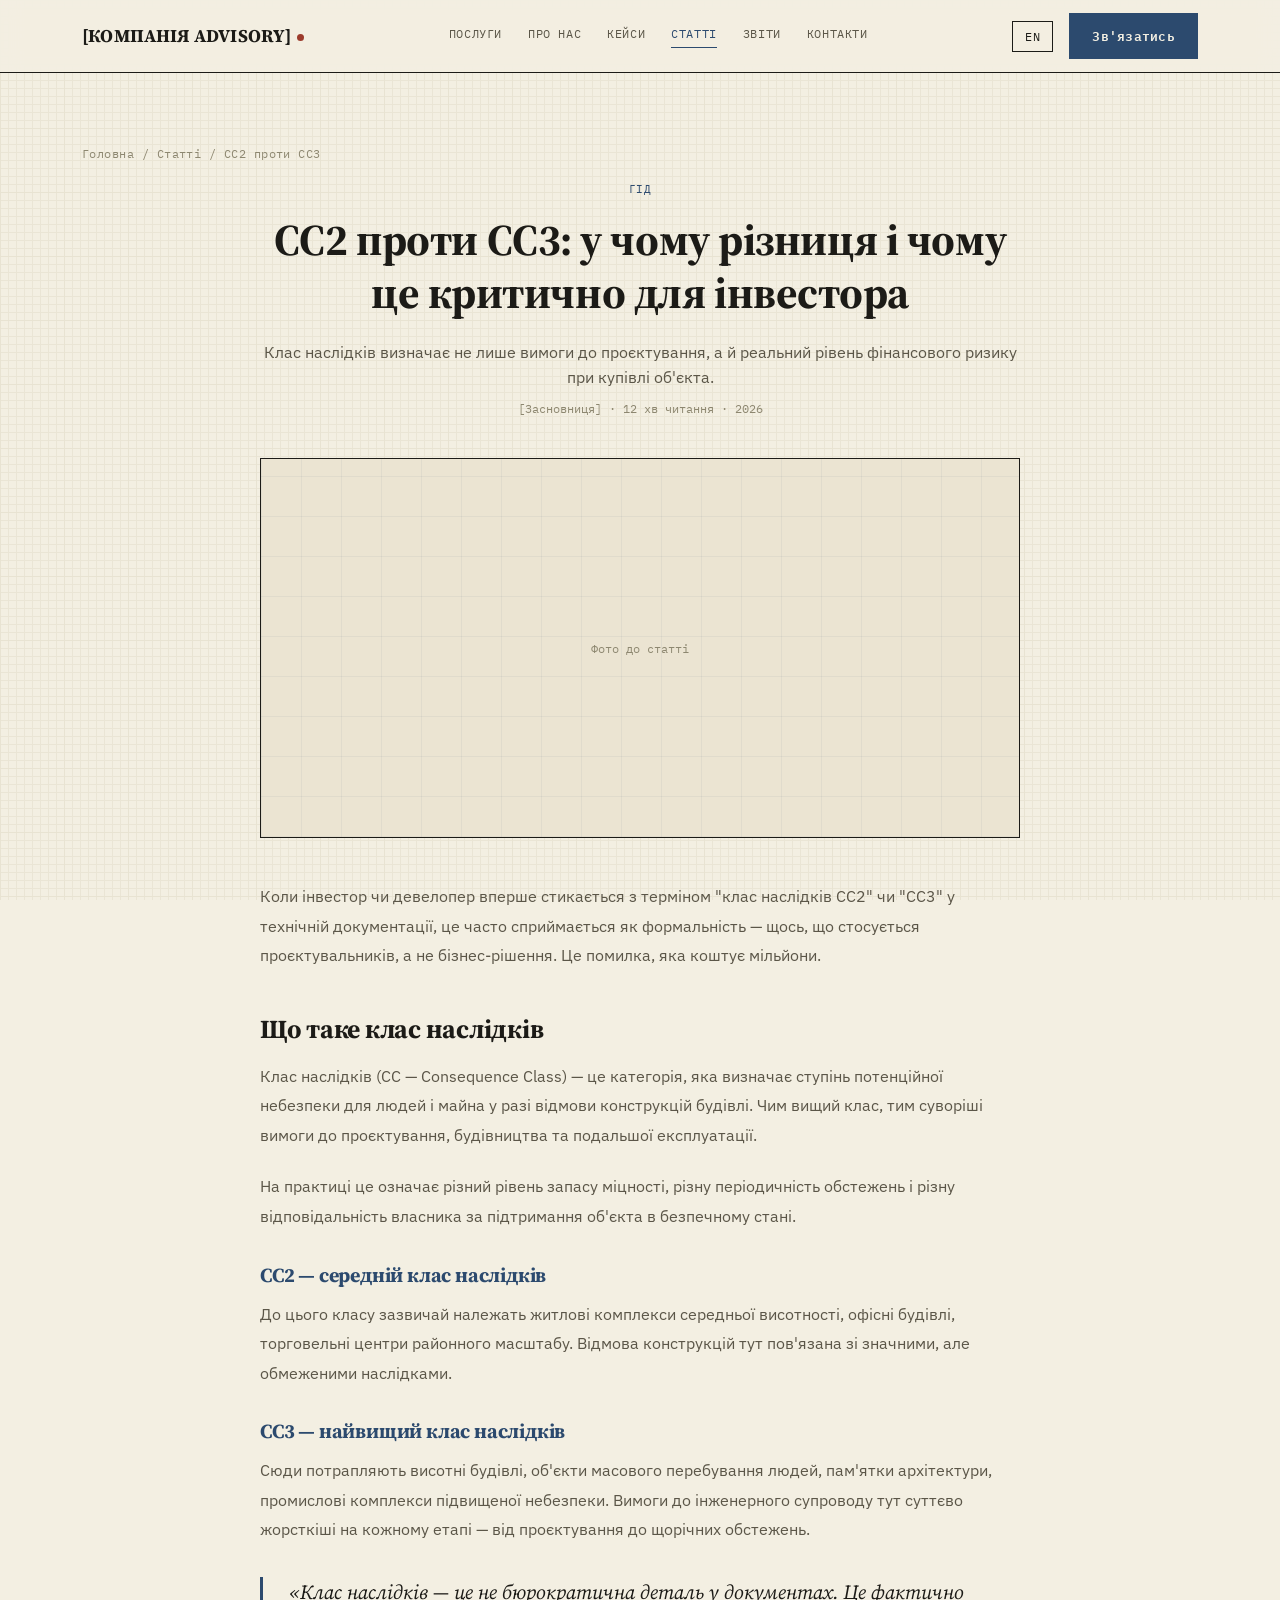
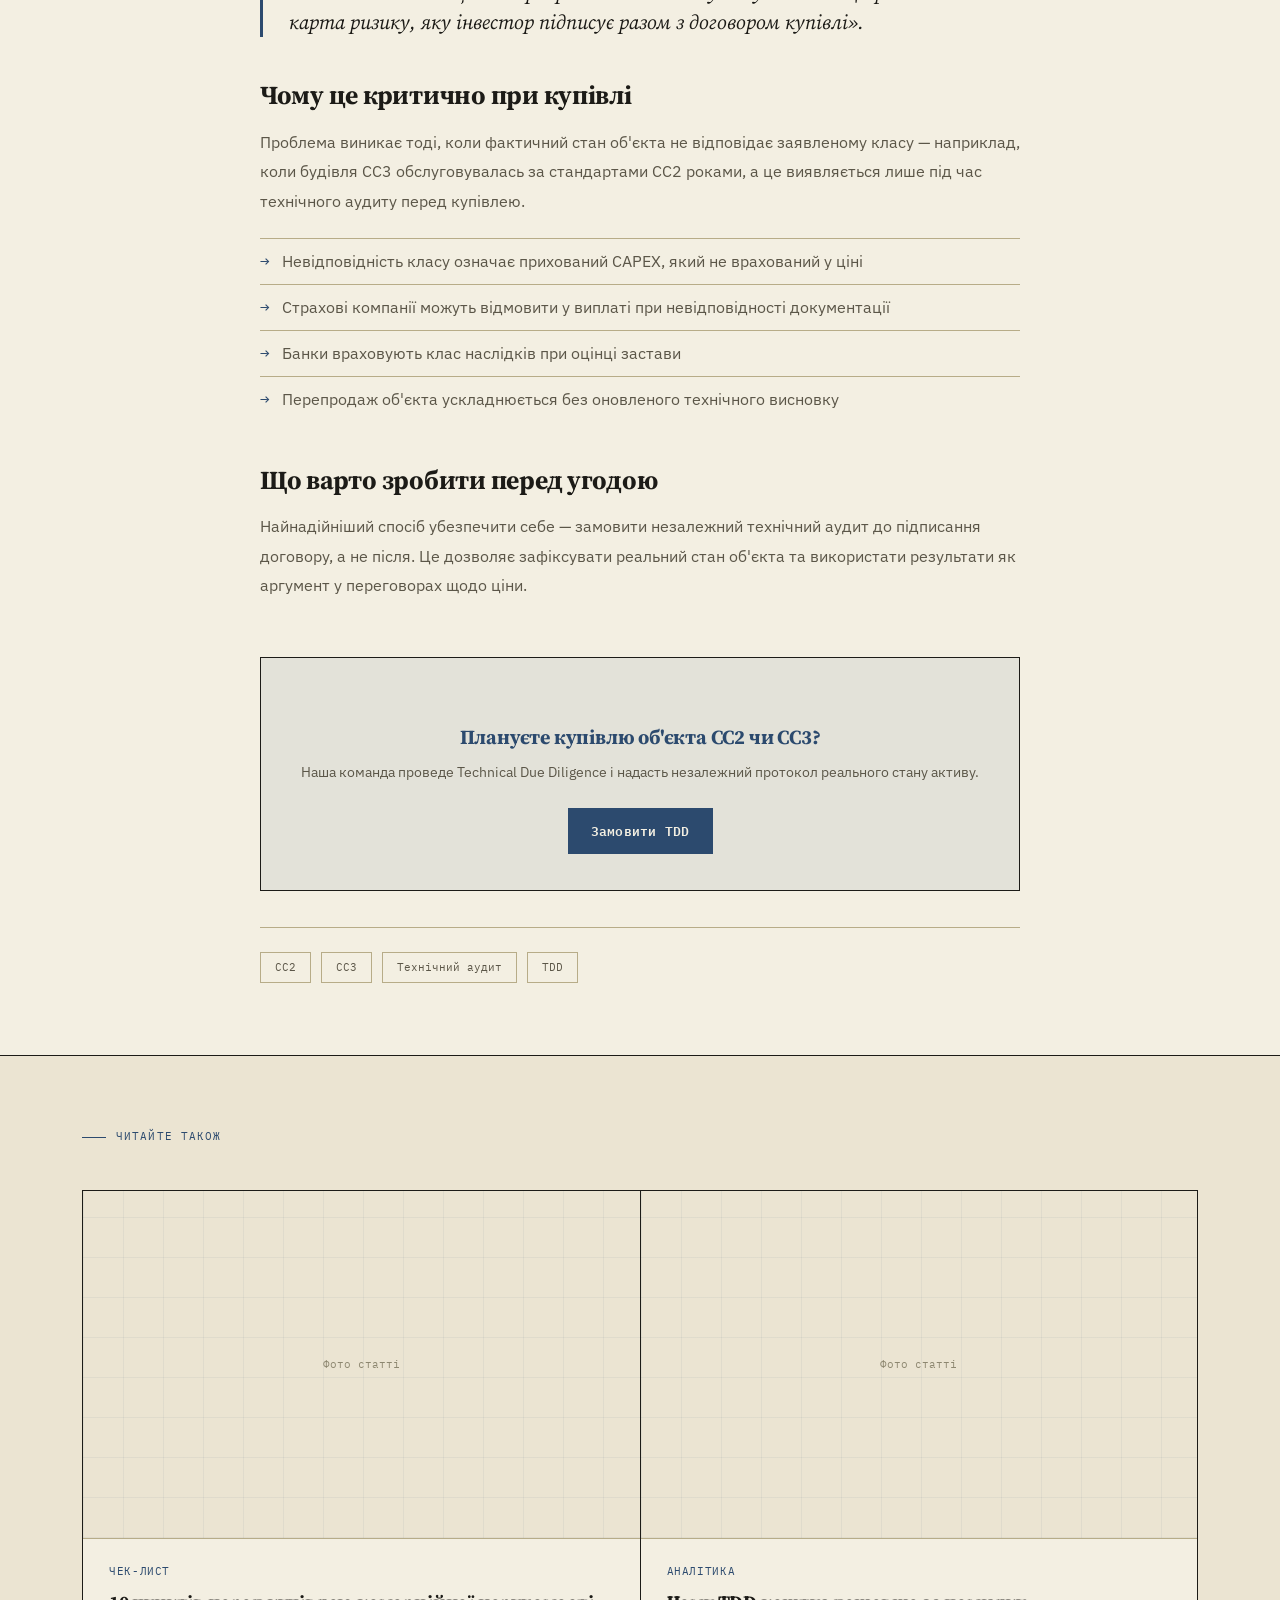
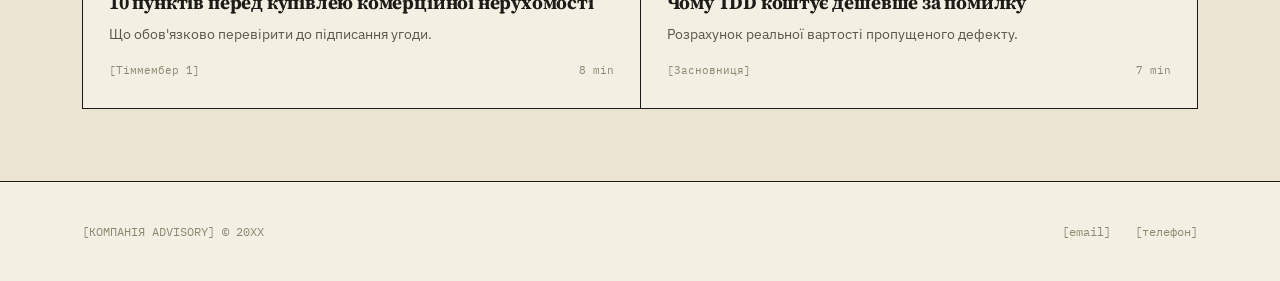
<file: blog/article-example.html>
<!DOCTYPE html>
<html lang="uk" data-lang="uk">
<head>
<meta charset="UTF-8">
<meta name="viewport" content="width=device-width, initial-scale=1.0">
<title>СС2 проти СС3: у чому різниця — [КОМПАНІЯ ADVISORY]</title>
<meta name="description" content="Клас наслідків CC2 та CC3 визначає рівень фінансового ризику при купівлі нерухомості. Пояснюємо різницю простими словами для інвесторів.">
<link rel="preconnect" href="https://fonts.googleapis.com">
<link rel="preconnect" href="https://fonts.gstatic.com" crossorigin>
<link href="https://fonts.googleapis.com/css2?family=Source+Serif+4:opsz,ital,wght@8..60,0,300;8..60,0,400;8..60,0,700;8..60,1,300;8..60,1,400&family=IBM+Plex+Sans:wght@300;400;500;600&family=IBM+Plex+Mono:wght@400;500;600&display=swap" rel="stylesheet">
<link rel="stylesheet" href="../styles.css">
</head>
<body>
<div class="grid-bg"></div>

<header>
  <div class="wrap navrow">
    <a href="../index.html" class="logo">[КОМПАНІЯ ADVISORY]<span class="stamp-dot"></span></a>
    <nav class="links">
      <a href="../services.html"><span class="uk">Послуги</span><span class="en">Services</span></a>
      <a href="../about.html"><span class="uk">Про нас</span><span class="en">About</span></a>
      <a href="../cases.html"><span class="uk">Кейси</span><span class="en">Cases</span></a>
      <a href="articles.html" class="current"><span class="uk">Статті</span><span class="en">Articles</span></a>
      <a href="../reports.html"><span class="uk">Звіти</span><span class="en">Reports</span></a>
      <a href="../contact.html"><span class="uk">Контакти</span><span class="en">Contact</span></a>
    </nav>
    <div class="nav-right">
      <button class="lang-btn" id="langToggle">EN</button>
      <a class="btn" href="../contact.html"><span class="uk">Зв'язатись</span><span class="en">Get in touch</span></a>
    
      <button class="burger-btn" id="burgerBtn" aria-label="Menu" aria-expanded="false"><span></span><span></span><span></span></button>
    </div>
  </div>
  </header>

<div class="mobile-menu" id="mobileMenu">
  <button class="mobile-menu-close" id="mobileMenuClose" aria-label="Close menu">×</button>
    <div class="wrap">
      <nav>
      <a href="../services.html"><span class="uk">Послуги</span><span class="en">Services</span></a>
      <a href="../about.html"><span class="uk">Про нас</span><span class="en">About</span></a>
      <a href="../cases.html"><span class="uk">Кейси</span><span class="en">Cases</span></a>
      <a href="articles.html" class="current"><span class="uk">Статті</span><span class="en">Articles</span></a>
      <a href="../reports.html"><span class="uk">Звіти</span><span class="en">Reports</span></a>
      <a href="../contact.html"><span class="uk">Контакти</span><span class="en">Contact</span></a>
    </nav>
      <div class="mobile-menu-foot">
        <button class="lang-btn" id="langToggleMobile">EN</button>
        <a class="btn" href="../contact.html"><span class="uk">Зв'язатись</span><span class="en">Get in touch</span></a>
      </div>
    </div>
  </div>

<!-- ARTICLE -->
<section class="tight">
  <div class="wrap">
    <div class="breadcrumb"><a href="../index.html"><span class="uk">Головна</span><span class="en">Home</span></a> / <a href="articles.html"><span class="uk">Статті</span><span class="en">Articles</span></a> / <span class="uk">СС2 проти СС3</span><span class="en">CC2 vs CC3</span></div>

    <div class="article-content">
      <div class="article-tag"><span class="uk">ГІД</span><span class="en">GUIDE</span></div>
      <h1><span class="uk">СС2 проти СС3: у чому різниця і чому це критично для інвестора</span><span class="en">CC2 vs CC3: the difference, and why it matters for investors</span></h1>
      <p class="article-sub"><span class="uk">Клас наслідків визначає не лише вимоги до проєктування, а й реальний рівень фінансового ризику при купівлі об'єкта.</span><span class="en">The consequence class defines not just design requirements, but the real level of financial risk when acquiring an asset.</span></p>
      <div class="byline">[Засновниця] · <span class="uk">12 хв читання · 2026</span><span class="en">12 min read · 2026</span></div>

      <div class="article-hero-img">
        <span><span class="uk">Фото до статті</span><span class="en">Article header photo</span></span>
      </div>

      <div class="article-prose">
        <p><span class="uk">Коли інвестор чи девелопер вперше стикається з терміном "клас наслідків СС2" чи "СС3" у технічній документації, це часто сприймається як формальність — щось, що стосується проєктувальників, а не бізнес-рішення. Це помилка, яка коштує мільйони.</span><span class="en">When an investor or developer first encounters the term "consequence class CC2" or "CC3" in technical documentation, it's often treated as a formality — something for designers, not a business decision. That's a mistake that costs millions.</span></p>

        <h2><span class="uk">Що таке клас наслідків</span><span class="en">What is a consequence class</span></h2>
        <p><span class="uk">Клас наслідків (СС — Consequence Class) — це категорія, яка визначає ступінь потенційної небезпеки для людей і майна у разі відмови конструкцій будівлі. Чим вищий клас, тим суворіші вимоги до проєктування, будівництва та подальшої експлуатації.</span><span class="en">The consequence class (CC) is a category that defines the degree of potential danger to people and property if a building's structures fail. The higher the class, the stricter the requirements for design, construction, and ongoing operation.</span></p>
        <p><span class="uk">На практиці це означає різний рівень запасу міцності, різну періодичність обстежень і різну відповідальність власника за підтримання об'єкта в безпечному стані.</span><span class="en">In practice, this means a different safety margin, a different frequency of inspections, and different owner liability for keeping the asset in a safe condition.</span></p>

        <h3><span class="uk">СС2 — середній клас наслідків</span><span class="en">CC2 — medium consequence class</span></h3>
        <p><span class="uk">До цього класу зазвичай належать житлові комплекси середньої висотності, офісні будівлі, торговельні центри районного масштабу. Відмова конструкцій тут пов'язана зі значними, але обмеженими наслідками.</span><span class="en">This class typically covers mid-rise residential complexes, office buildings, and district-scale shopping centres. Structural failure here carries significant but limited consequences.</span></p>

        <h3><span class="uk">СС3 — найвищий клас наслідків</span><span class="en">CC3 — the highest consequence class</span></h3>
        <p><span class="uk">Сюди потрапляють висотні будівлі, об'єкти масового перебування людей, пам'ятки архітектури, промислові комплекси підвищеної небезпеки. Вимоги до інженерного супроводу тут суттєво жорсткіші на кожному етапі — від проєктування до щорічних обстежень.</span><span class="en">This includes high-rise buildings, mass-occupancy venues, architectural landmarks, and industrial complexes with elevated risk. Engineering support requirements here are substantially stricter at every stage — from design to annual surveys.</span></p>

        <blockquote>
          <span class="uk">«Клас наслідків — це не бюрократична деталь у документах. Це фактично карта ризику, яку інвестор підписує разом з договором купівлі».</span>
          <span class="en">"The consequence class isn't a bureaucratic detail in the paperwork. It's effectively a risk map that the investor signs along with the purchase agreement."</span>
        </blockquote>

        <h2><span class="uk">Чому це критично при купівлі</span><span class="en">Why this matters when buying</span></h2>
        <p><span class="uk">Проблема виникає тоді, коли фактичний стан об'єкта не відповідає заявленому класу — наприклад, коли будівля СС3 обслуговувалась за стандартами СС2 роками, а це виявляється лише під час технічного аудиту перед купівлею.</span><span class="en">The problem arises when an asset's actual condition doesn't match its stated class — for example, when a CC3 building has been maintained to CC2 standards for years, and this is only discovered during a pre-purchase technical audit.</span></p>

        <ul>
          <li><span class="tick">→</span><span><span class="uk">Невідповідність класу означає прихований CAPEX, який не врахований у ціні</span><span class="en">Class mismatch means hidden CAPEX not reflected in the price</span></span></li>
          <li><span class="tick">→</span><span><span class="uk">Страхові компанії можуть відмовити у виплаті при невідповідності документації</span><span class="en">Insurers may deny claims if documentation doesn't match reality</span></span></li>
          <li><span class="tick">→</span><span><span class="uk">Банки враховують клас наслідків при оцінці застави</span><span class="en">Banks factor the consequence class into collateral valuation</span></span></li>
          <li><span class="tick">→</span><span><span class="uk">Перепродаж об'єкта ускладнюється без оновленого технічного висновку</span><span class="en">Resale becomes harder without an updated technical verdict</span></span></li>
        </ul>

        <h2><span class="uk">Що варто зробити перед угодою</span><span class="en">What to do before the deal</span></h2>
        <p><span class="uk">Найнадійніший спосіб убезпечити себе — замовити незалежний технічний аудит до підписання договору, а не після. Це дозволяє зафіксувати реальний стан об'єкта та використати результати як аргумент у переговорах щодо ціни.</span><span class="en">The most reliable way to protect yourself is to commission an independent technical audit before signing the agreement, not after. This lets you record the asset's real condition and use the findings as a negotiating argument on price.</span></p>

        <div class="article-cta">
          <h3><span class="uk">Плануєте купівлю об'єкта СС2 чи СС3?</span><span class="en">Planning to acquire a CC2 or CC3 asset?</span></h3>
          <p><span class="uk">Наша команда проведе Technical Due Diligence і надасть незалежний протокол реального стану активу.</span><span class="en">Our team will conduct a Technical Due Diligence and provide an independent protocol of the asset's real condition.</span></p>
          <a class="btn" href="../contact.html"><span class="uk">Замовити TDD</span><span class="en">Order a TDD</span></a>
        </div>

        <div class="article-tags-row">
          <span class="article-tag-chip">CC2</span>
          <span class="article-tag-chip">CC3</span>
          <span class="article-tag-chip"><span class="uk">Технічний аудит</span><span class="en">Technical audit</span></span>
          <span class="article-tag-chip">TDD</span>
        </div>
      </div>
    </div>
  </div>
</section>

<!-- RELATED -->
<section class="tight" style="background:var(--panel); border-top:1.5px solid var(--ink); border-bottom:1.5px solid var(--ink);">
  <div class="wrap">
    <div class="file-id"><span class="dash"></span><span class="uk">Читайте також</span><span class="en">Related reading</span></div>
    <div class="article-grid">
      <a href="#" style="display:contents;">
        <div class="article-card reveal">
          <div class="article-thumb"><span><span class="uk">Фото статті</span><span class="en">Article photo</span></span></div>
          <div class="article-body">
            <div class="article-tag"><span class="uk">ЧЕК-ЛИСТ</span><span class="en">CHECKLIST</span></div>
            <h3><span class="uk">10 пунктів перед купівлею комерційної нерухомості</span><span class="en">10 checks before buying commercial real estate</span></h3>
            <p><span class="uk">Що обов'язково перевірити до підписання угоди.</span><span class="en">What to verify before signing the deal.</span></p>
            <div class="article-meta"><span>[Тіммембер 1]</span><span>8 min</span></div>
          </div>
        </div>
      </a>
      <a href="#" style="display:contents;">
        <div class="article-card reveal" style="transition-delay:.08s;">
          <div class="article-thumb"><span><span class="uk">Фото статті</span><span class="en">Article photo</span></span></div>
          <div class="article-body">
            <div class="article-tag"><span class="uk">АНАЛІТИКА</span><span class="en">ANALYSIS</span></div>
            <h3><span class="uk">Чому TDD коштує дешевше за помилку</span><span class="en">Why TDD is cheaper than a mistake</span></h3>
            <p><span class="uk">Розрахунок реальної вартості пропущеного дефекту.</span><span class="en">Calculating the real cost of a missed defect.</span></p>
            <div class="article-meta"><span>[Засновниця]</span><span>7 min</span></div>
          </div>
        </div>
      </a>
    </div>
  </div>
</section>

<footer>
  <div class="wrap foot-row">
    <div>[КОМПАНІЯ ADVISORY] © 20XX</div>
    <div style="display:flex; gap:24px;"><a href="mailto:[email]">[email]</a><a href="tel:[телефон]">[телефон]</a></div>
  </div>
</footer>

<script>
  const html = document.documentElement;
  const btn = document.getElementById('langToggle');
  const btnMobile = document.getElementById('langToggleMobile');
  function switchLang(){
    const next = html.getAttribute('data-lang') === 'uk' ? 'en' : 'uk';
    html.setAttribute('data-lang', next);
    html.setAttribute('lang', next);
    const label = next === 'uk' ? 'EN' : 'UA';
    if (btn) btn.textContent = label;
    if (btnMobile) btnMobile.textContent = label;
  }
  if (btn) btn.addEventListener('click', switchLang);
  if (btnMobile) btnMobile.addEventListener('click', switchLang);

  /* Mobile burger menu */
  const burgerBtn = document.getElementById('burgerBtn');
  const mobileMenu = document.getElementById('mobileMenu');
  if (burgerBtn && mobileMenu) {
    function closeMenu(){
      burgerBtn.classList.remove('open');
      mobileMenu.classList.remove('open');
      burgerBtn.setAttribute('aria-expanded', 'false');
      document.body.style.overflow = '';
    }
    burgerBtn.addEventListener('click', () => {
      const isOpen = mobileMenu.classList.toggle('open');
      burgerBtn.classList.toggle('open', isOpen);
      burgerBtn.setAttribute('aria-expanded', String(isOpen));
      document.body.style.overflow = isOpen ? 'hidden' : '';
    });
    mobileMenu.querySelectorAll('a').forEach(a => a.addEventListener('click', closeMenu));
    const mobileMenuClose = document.getElementById('mobileMenuClose');
    if (mobileMenuClose) mobileMenuClose.addEventListener('click', closeMenu);
    window.addEventListener('resize', () => { if (window.innerWidth > 880) closeMenu(); });
  }


  document.querySelectorAll('.reveal').forEach(el => {
    const io = new IntersectionObserver((entries) => {
      entries.forEach(entry => { if (entry.isIntersecting) { el.classList.add('visible'); io.unobserve(el); } });
    }, { threshold: 0.15 });
    io.observe(el);
  });
</script>
</body>
</html>
</file>
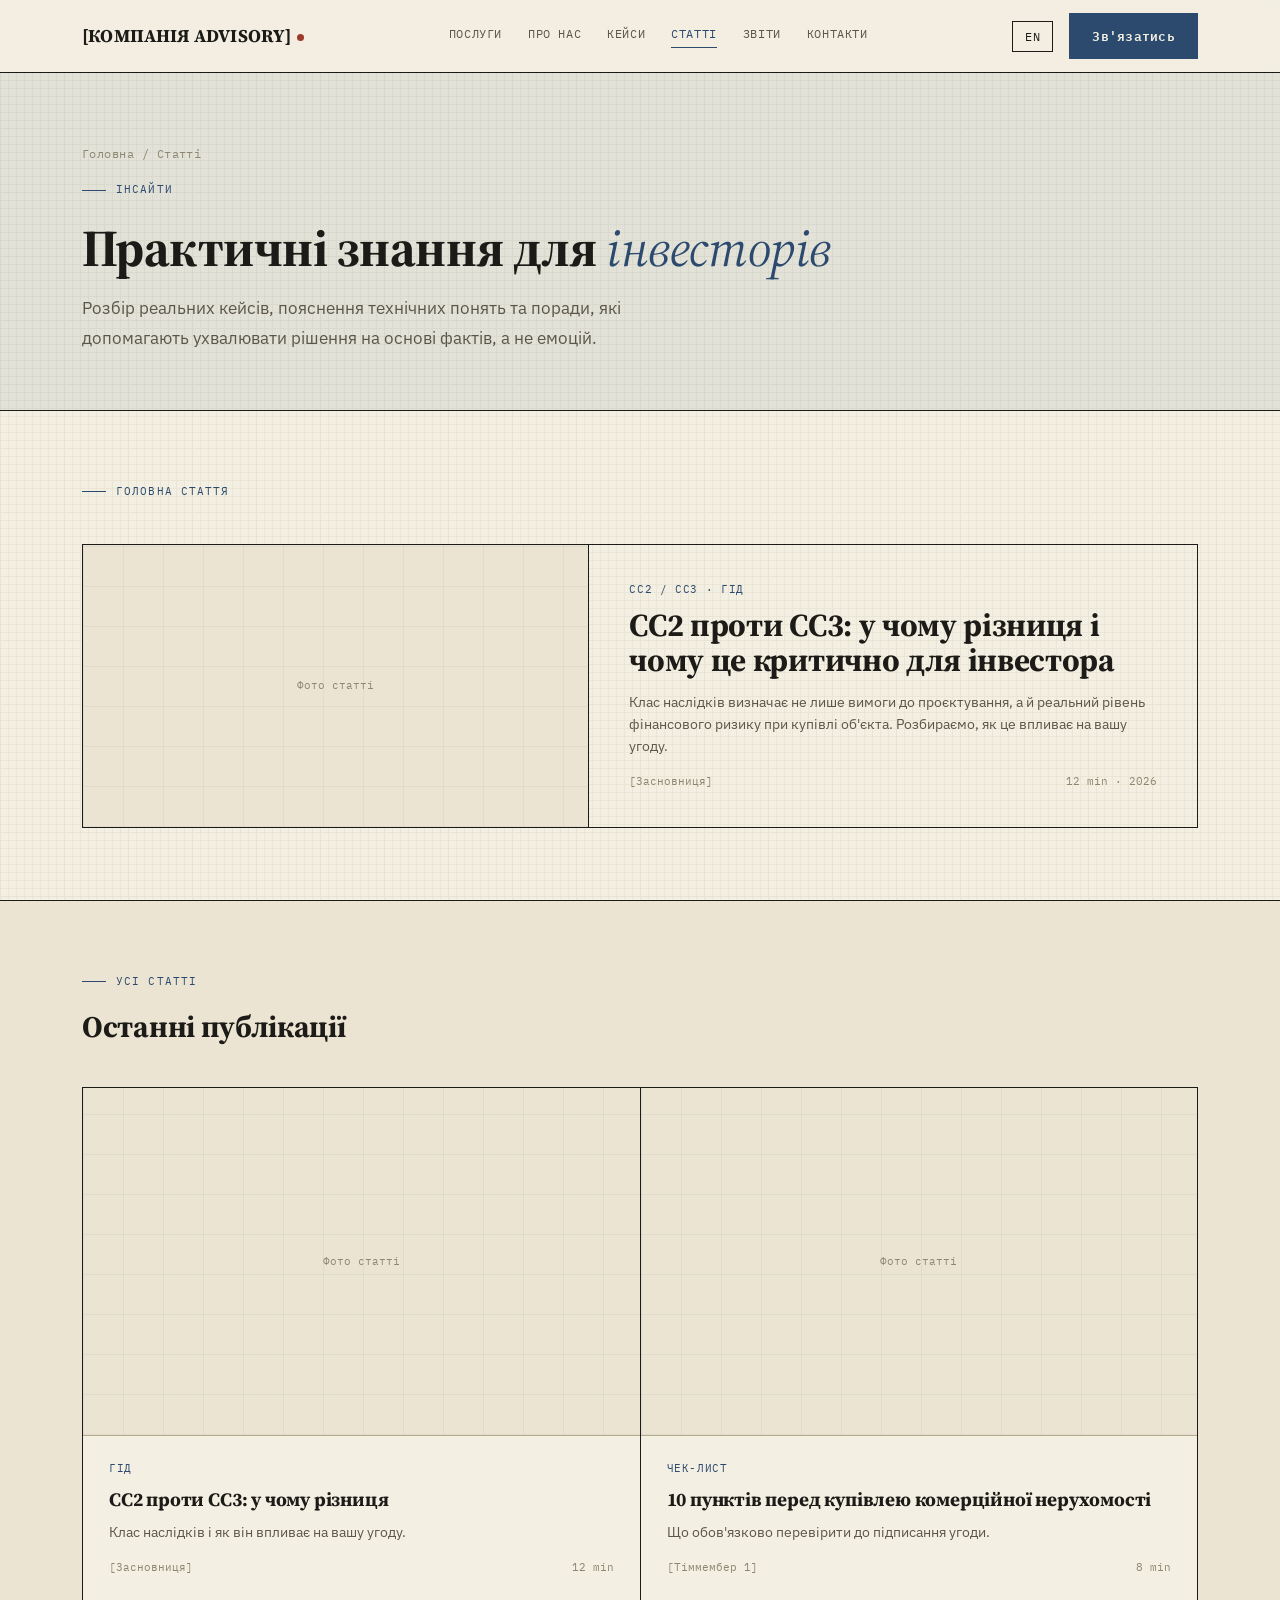
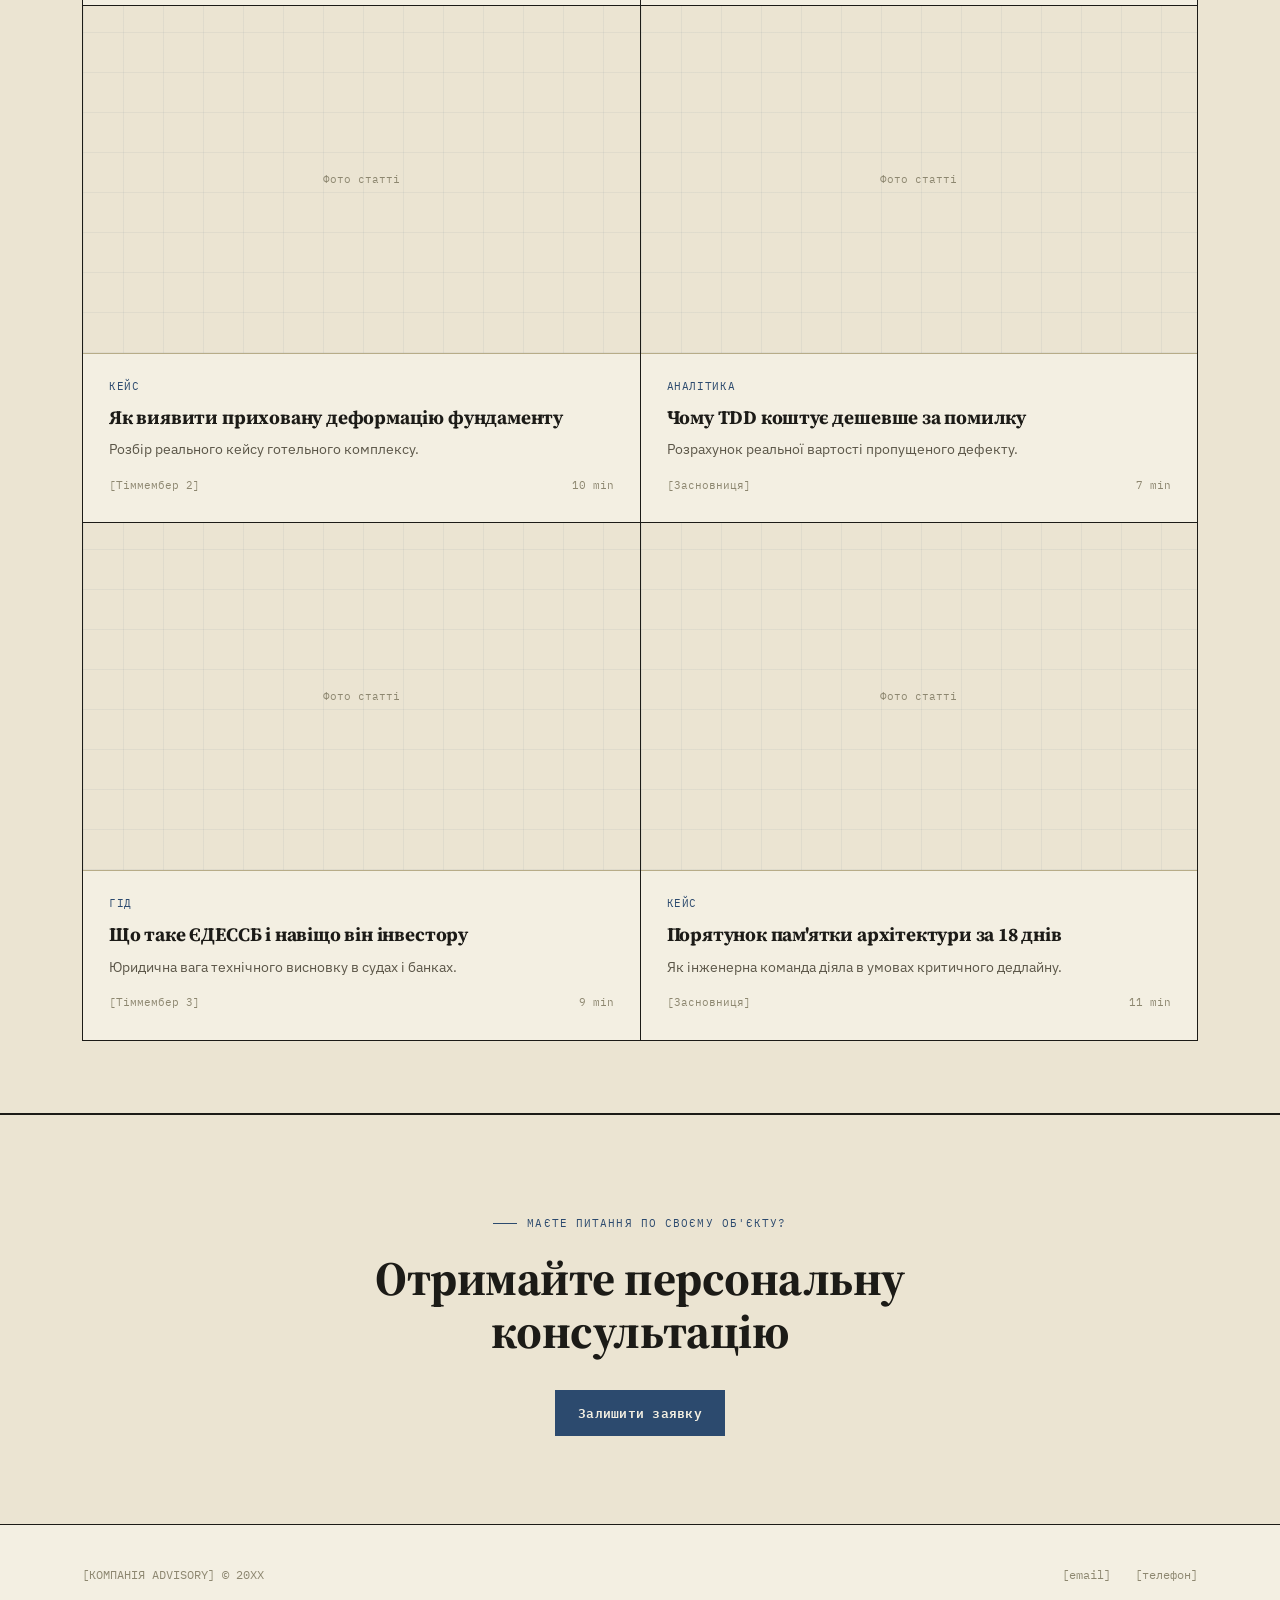
<file: blog/articles.html>
<!DOCTYPE html>
<html lang="uk" data-lang="uk">
<head>
<meta charset="UTF-8">
<meta name="viewport" content="width=device-width, initial-scale=1.0">
<title>Статті — [КОМПАНІЯ ADVISORY]</title>
<meta name="description" content="Статті про технічний аудит нерухомості, класи наслідків CC2–CC3, реальні кейси та практичні поради для інвесторів і девелоперів.">
<link rel="preconnect" href="https://fonts.googleapis.com">
<link rel="preconnect" href="https://fonts.gstatic.com" crossorigin>
<link href="https://fonts.googleapis.com/css2?family=Source+Serif+4:opsz,ital,wght@8..60,0,300;8..60,0,400;8..60,0,700;8..60,1,300;8..60,1,400&family=IBM+Plex+Sans:wght@300;400;500;600&family=IBM+Plex+Mono:wght@400;500;600&display=swap" rel="stylesheet">
<link rel="stylesheet" href="../styles.css">
</head>
<body>
<div class="grid-bg"></div>

<header>
  <div class="wrap navrow">
    <a href="../index.html" class="logo">[КОМПАНІЯ ADVISORY]<span class="stamp-dot"></span></a>
    <nav class="links">
      <a href="../services.html"><span class="uk">Послуги</span><span class="en">Services</span></a>
      <a href="../about.html"><span class="uk">Про нас</span><span class="en">About</span></a>
      <a href="../cases.html"><span class="uk">Кейси</span><span class="en">Cases</span></a>
      <a href="articles.html" class="current"><span class="uk">Статті</span><span class="en">Articles</span></a>
      <a href="../reports.html"><span class="uk">Звіти</span><span class="en">Reports</span></a>
      <a href="../contact.html"><span class="uk">Контакти</span><span class="en">Contact</span></a>
    </nav>
    <div class="nav-right">
      <button class="lang-btn" id="langToggle">EN</button>
      <a class="btn" href="../contact.html"><span class="uk">Зв'язатись</span><span class="en">Get in touch</span></a>
    
      <button class="burger-btn" id="burgerBtn" aria-label="Menu" aria-expanded="false"><span></span><span></span><span></span></button>
    </div>
  </div>
  </header>

<div class="mobile-menu" id="mobileMenu">
  <button class="mobile-menu-close" id="mobileMenuClose" aria-label="Close menu">×</button>
    <div class="wrap">
      <nav>
      <a href="../services.html"><span class="uk">Послуги</span><span class="en">Services</span></a>
      <a href="../about.html"><span class="uk">Про нас</span><span class="en">About</span></a>
      <a href="../cases.html"><span class="uk">Кейси</span><span class="en">Cases</span></a>
      <a href="articles.html" class="current"><span class="uk">Статті</span><span class="en">Articles</span></a>
      <a href="../reports.html"><span class="uk">Звіти</span><span class="en">Reports</span></a>
      <a href="../contact.html"><span class="uk">Контакти</span><span class="en">Contact</span></a>
    </nav>
      <div class="mobile-menu-foot">
        <button class="lang-btn" id="langToggleMobile">EN</button>
        <a class="btn" href="../contact.html"><span class="uk">Зв'язатись</span><span class="en">Get in touch</span></a>
      </div>
    </div>
  </div>

<!-- PAGE HERO -->
<section class="page-hero">
  <div class="wrap">
    <div class="breadcrumb"><a href="../index.html"><span class="uk">Головна</span><span class="en">Home</span></a> / <span class="uk">Статті</span><span class="en">Articles</span></div>
    <div class="file-id"><span class="dash"></span><span class="uk">Інсайти</span><span class="en">Insights</span></div>
    <h1><span class="uk">Практичні знання для <em>інвесторів</em></span><span class="en">Practical knowledge for <em>investors</em></span></h1>
    <p class="lead"><span class="uk">Розбір реальних кейсів, пояснення технічних понять та поради, які допомагають ухвалювати рішення на основі фактів, а не емоцій.</span><span class="en">Real-case breakdowns, technical explainers, and advice that helps you decide based on facts, not emotions.</span></p>
  </div>
</section>

<!-- FEATURED ARTICLE -->
<section class="tight">
  <div class="wrap">
    <div class="file-id"><span class="dash"></span><span class="uk">Головна стаття</span><span class="en">Featured</span></div>
    <a href="article-example.html" style="display:block;">
      <div class="article-featured reveal">
        <div class="article-thumb">
          <span><span class="uk">Фото статті</span><span class="en">Article photo</span></span>
        </div>
        <div class="article-body">
          <div class="article-tag">СС2 / СС3 · <span class="uk">ГІД</span><span class="en">GUIDE</span></div>
          <h2><span class="uk">СС2 проти СС3: у чому різниця і чому це критично для інвестора</span><span class="en">CC2 vs CC3: the difference, and why it matters for investors</span></h2>
          <p><span class="uk">Клас наслідків визначає не лише вимоги до проєктування, а й реальний рівень фінансового ризику при купівлі об'єкта. Розбираємо, як це впливає на вашу угоду.</span><span class="en">The consequence class defines not just design requirements, but the real level of financial risk when acquiring an asset. We break down how this affects your deal.</span></p>
          <div class="article-meta"><span><span class="uk">[Засновниця]</span></span><span>12 min · 2026</span></div>
        </div>
      </div>
    </a>
  </div>
</section>

<!-- ARTICLE GRID -->
<section class="tight" style="background:var(--panel); border-top:1.5px solid var(--ink); border-bottom:1.5px solid var(--ink);">
  <div class="wrap">
    <div class="file-id"><span class="dash"></span><span class="uk">Усі статті</span><span class="en">All articles</span></div>
    <h2 style="font-size:clamp(22px,2.8vw,30px);"><span class="uk">Останні публікації</span><span class="en">Latest posts</span></h2>

    <div class="article-grid">
      <a href="article-example.html" style="display:contents;">
        <div class="article-card reveal">
          <div class="article-thumb"><span><span class="uk">Фото статті</span><span class="en">Article photo</span></span></div>
          <div class="article-body">
            <div class="article-tag"><span class="uk">ГІД</span><span class="en">GUIDE</span></div>
            <h3><span class="uk">СС2 проти СС3: у чому різниця</span><span class="en">CC2 vs CC3: the difference</span></h3>
            <p><span class="uk">Клас наслідків і як він впливає на вашу угоду.</span><span class="en">Consequence class and how it affects your deal.</span></p>
            <div class="article-meta"><span>[Засновниця]</span><span>12 min</span></div>
          </div>
        </div>
      </a>
      <a href="#" style="display:contents;">
        <div class="article-card reveal" style="transition-delay:.08s;">
          <div class="article-thumb"><span><span class="uk">Фото статті</span><span class="en">Article photo</span></span></div>
          <div class="article-body">
            <div class="article-tag"><span class="uk">ЧЕК-ЛИСТ</span><span class="en">CHECKLIST</span></div>
            <h3><span class="uk">10 пунктів перед купівлею комерційної нерухомості</span><span class="en">10 checks before buying commercial real estate</span></h3>
            <p><span class="uk">Що обов'язково перевірити до підписання угоди.</span><span class="en">What to verify before signing the deal.</span></p>
            <div class="article-meta"><span>[Тіммембер 1]</span><span>8 min</span></div>
          </div>
        </div>
      </a>
      <a href="#" style="display:contents;">
        <div class="article-card reveal" style="transition-delay:.16s;">
          <div class="article-thumb"><span><span class="uk">Фото статті</span><span class="en">Article photo</span></span></div>
          <div class="article-body">
            <div class="article-tag"><span class="uk">КЕЙС</span><span class="en">CASE STUDY</span></div>
            <h3><span class="uk">Як виявити приховану деформацію фундаменту</span><span class="en">How to spot hidden foundation deformation</span></h3>
            <p><span class="uk">Розбір реального кейсу готельного комплексу.</span><span class="en">A real hotel-complex case breakdown.</span></p>
            <div class="article-meta"><span>[Тіммембер 2]</span><span>10 min</span></div>
          </div>
        </div>
      </a>
      <a href="#" style="display:contents;">
        <div class="article-card reveal" style="transition-delay:.24s;">
          <div class="article-thumb"><span><span class="uk">Фото статті</span><span class="en">Article photo</span></span></div>
          <div class="article-body">
            <div class="article-tag"><span class="uk">АНАЛІТИКА</span><span class="en">ANALYSIS</span></div>
            <h3><span class="uk">Чому TDD коштує дешевше за помилку</span><span class="en">Why TDD is cheaper than a mistake</span></h3>
            <p><span class="uk">Розрахунок реальної вартості пропущеного дефекту.</span><span class="en">Calculating the real cost of a missed defect.</span></p>
            <div class="article-meta"><span>[Засновниця]</span><span>7 min</span></div>
          </div>
        </div>
      </a>
      <a href="#" style="display:contents;">
        <div class="article-card reveal" style="transition-delay:.32s;">
          <div class="article-thumb"><span><span class="uk">Фото статті</span><span class="en">Article photo</span></span></div>
          <div class="article-body">
            <div class="article-tag"><span class="uk">ГІД</span><span class="en">GUIDE</span></div>
            <h3><span class="uk">Що таке ЄДЕССБ і навіщо він інвестору</span><span class="en">What is the state register and why it matters</span></h3>
            <p><span class="uk">Юридична вага технічного висновку в судах і банках.</span><span class="en">The legal weight of a technical verdict in courts and banks.</span></p>
            <div class="article-meta"><span>[Тіммембер 3]</span><span>9 min</span></div>
          </div>
        </div>
      </a>
      <a href="#" style="display:contents;">
        <div class="article-card reveal" style="transition-delay:.4s;">
          <div class="article-thumb"><span><span class="uk">Фото статті</span><span class="en">Article photo</span></span></div>
          <div class="article-body">
            <div class="article-tag"><span class="uk">КЕЙС</span><span class="en">CASE STUDY</span></div>
            <h3><span class="uk">Порятунок пам'ятки архітектури за 18 днів</span><span class="en">Saving a heritage landmark in 18 days</span></h3>
            <p><span class="uk">Як інженерна команда діяла в умовах критичного дедлайну.</span><span class="en">How the engineering team acted under a critical deadline.</span></p>
            <div class="article-meta"><span>[Засновниця]</span><span>11 min</span></div>
          </div>
        </div>
      </a>
    </div>
  </div>
</section>

<!-- FINAL CTA -->
<section class="final-cta">
  <div class="wrap">
    <div class="file-id" style="justify-content:center;"><span class="dash"></span><span class="uk">Маєте питання по своєму об'єкту?</span><span class="en">Questions about your asset?</span></div>
    <h2><span class="uk">Отримайте персональну консультацію</span><span class="en">Get a personal consultation</span></h2>
    <div class="hero-cta">
      <a class="btn" href="../contact.html"><span class="uk">Залишити заявку</span><span class="en">Submit a request</span></a>
    </div>
  </div>
</section>

<footer>
  <div class="wrap foot-row">
    <div>[КОМПАНІЯ ADVISORY] © 20XX</div>
    <div style="display:flex; gap:24px;"><a href="mailto:[email]">[email]</a><a href="tel:[телефон]">[телефон]</a></div>
  </div>
</footer>

<script>
  const html = document.documentElement;
  const btn = document.getElementById('langToggle');
  const btnMobile = document.getElementById('langToggleMobile');
  function switchLang(){
    const next = html.getAttribute('data-lang') === 'uk' ? 'en' : 'uk';
    html.setAttribute('data-lang', next);
    html.setAttribute('lang', next);
    const label = next === 'uk' ? 'EN' : 'UA';
    if (btn) btn.textContent = label;
    if (btnMobile) btnMobile.textContent = label;
  }
  if (btn) btn.addEventListener('click', switchLang);
  if (btnMobile) btnMobile.addEventListener('click', switchLang);

  /* Mobile burger menu */
  const burgerBtn = document.getElementById('burgerBtn');
  const mobileMenu = document.getElementById('mobileMenu');
  if (burgerBtn && mobileMenu) {
    function closeMenu(){
      burgerBtn.classList.remove('open');
      mobileMenu.classList.remove('open');
      burgerBtn.setAttribute('aria-expanded', 'false');
      document.body.style.overflow = '';
    }
    burgerBtn.addEventListener('click', () => {
      const isOpen = mobileMenu.classList.toggle('open');
      burgerBtn.classList.toggle('open', isOpen);
      burgerBtn.setAttribute('aria-expanded', String(isOpen));
      document.body.style.overflow = isOpen ? 'hidden' : '';
    });
    mobileMenu.querySelectorAll('a').forEach(a => a.addEventListener('click', closeMenu));
    const mobileMenuClose = document.getElementById('mobileMenuClose');
    if (mobileMenuClose) mobileMenuClose.addEventListener('click', closeMenu);
    window.addEventListener('resize', () => { if (window.innerWidth > 880) closeMenu(); });
  }


  document.querySelectorAll('.reveal').forEach(el => {
    const io = new IntersectionObserver((entries) => {
      entries.forEach(entry => { if (entry.isIntersecting) { el.classList.add('visible'); io.unobserve(el); } });
    }, { threshold: 0.15 });
    io.observe(el);
  });
</script>
</body>
</html>
</file>
<file: styles.css>
/* ============================================================
   [КОМПАНІЯ ADVISORY] — Shared stylesheet
   Used across all pages: index, contact, about, services, blog
   ============================================================ */

:root{
  --paper:#f3efe2;
  --paper-2:#ece5d2;
  --panel:#ebe4d2;
  --ink:#1c1b17;
  --ink-dim:#5b5648;
  --ink-faint:#8d8770;
  --blue:#2c4a6e;
  --blue-deep:#1c3650;
  --blue-soft:rgba(44,74,110,.08);
  --red:#9c3b2c;
  --line:#cdc4a8;
  --line-strong:#b7ac88;
  --maxw:1180px;
}
*{box-sizing:border-box; margin:0; padding:0;}
html{scroll-behavior:smooth;}
body{background:var(--paper); color:var(--ink); font-family:'IBM Plex Sans',sans-serif; font-size:16px; line-height:1.6; overflow-anchor:none;}
[data-lang="uk"] .en{display:none !important;}
[data-lang="en"] .uk{display:none !important;}
h1,h2,h3,h4{font-family:'Source Serif 4',serif; font-weight:700; letter-spacing:-.01em; line-height:1.1; color:var(--ink);}
.mono{font-family:'IBM Plex Mono',monospace;}
.wrap{max-width:var(--maxw); margin:0 auto; padding:0 32px; position:relative;}
a{color:inherit; text-decoration:none;}
img{max-width:100%; display:block;}
::selection{background:var(--blue); color:var(--paper);}

/* subtle blueprint grid background */
.grid-bg{
  position:fixed; inset:0; pointer-events:none; z-index:0;
  background-image:
    linear-gradient(var(--line) 1px, transparent 1px),
    linear-gradient(90deg, var(--line) 1px, transparent 1px);
  background-size:8px 8px; opacity:.22;
}
.grid-bg::after{
  content:''; position:absolute; inset:0;
  background-image:
    linear-gradient(var(--line-strong) 1px, transparent 1px),
    linear-gradient(90deg, var(--line-strong) 1px, transparent 1px);
  background-size:64px 64px; opacity:.4;
}

/* registration corner marks */
.reg{position:relative;}
.reg::before,.reg::after,.reg .rc1,.reg .rc2{content:''; position:absolute; width:18px; height:18px; z-index:2;}
.reg::before{top:-1px; left:-1px; border-top:1.5px solid var(--blue); border-left:1.5px solid var(--blue);}
.reg::after{bottom:-1px; right:-1px; border-bottom:1.5px solid var(--blue); border-right:1.5px solid var(--blue);}
.reg .rc1{top:-1px; right:-1px; border-top:1.5px solid var(--blue); border-right:1.5px solid var(--blue);}
.reg .rc2{bottom:-1px; left:-1px; border-bottom:1.5px solid var(--blue); border-left:1.5px solid var(--blue);}

/* NAV */
header{position:sticky; top:0; z-index:50; background:rgba(243,239,226,.94); backdrop-filter:blur(10px); border-bottom:1.5px solid var(--ink);}
.navrow{display:flex; align-items:center; justify-content:space-between; height:72px; gap:24px;}
.logo{font-family:'Source Serif 4',serif; font-size:18px; font-weight:700; letter-spacing:.01em;}
.logo .stamp-dot{display:inline-block; width:7px; height:7px; background:var(--red); border-radius:50%; margin-left:6px; vertical-align:middle;}
nav.links{display:flex; gap:26px; font-size:12px; letter-spacing:.05em; text-transform:uppercase; color:var(--ink-dim); font-family:'IBM Plex Mono',monospace;}
nav.links a{transition:.15s;}
nav.links a:hover{color:var(--blue);}
nav.links a.current{color:var(--blue); border-bottom:1.5px solid var(--blue); padding-bottom:4px;}
.nav-right{display:flex; align-items:center; gap:16px;}
.lang-btn{border:1.5px solid var(--ink); background:transparent; color:var(--ink); font-family:'IBM Plex Mono',monospace; font-size:12px; letter-spacing:.06em; padding:7px 12px; cursor:pointer;}
.lang-btn:hover{background:var(--ink); color:var(--paper);}
.btn{display:inline-flex; align-items:center; gap:8px; background:var(--blue); color:var(--paper); font-weight:600; font-size:12.5px; letter-spacing:.02em; font-family:'IBM Plex Mono',monospace; padding:12px 22px; border:1.5px solid var(--blue); transition:.2s; cursor:pointer;}
.btn:hover{background:var(--paper); color:var(--blue);}
.btn-ghost{background:transparent; color:var(--ink); border:1.5px solid var(--ink);}
.btn-ghost:hover{background:var(--ink); color:var(--paper);}
@media(max-width:880px){nav.links{display:none;} .nav-right a.btn{display:none;}}

/* Mobile burger menu */
.burger-btn{display:none; flex-direction:column; justify-content:center; gap:5px; width:32px; height:24px; background:none; border:none; cursor:pointer; padding:0; flex-shrink:0; position:relative; z-index:61;}
.burger-btn span{display:block; height:2px; background:var(--ink); width:100%; transition:transform .25s ease, opacity .25s ease;}
.burger-btn.open span:nth-child(1){transform:translateY(7px) rotate(45deg);}
.burger-btn.open span:nth-child(2){opacity:0;}
.burger-btn.open span:nth-child(3){transform:translateY(-7px) rotate(-45deg);}
.mobile-menu{position:fixed; inset:0; background:var(--paper); z-index:60; opacity:0; pointer-events:none; transition:opacity .3s ease; overflow-y:auto;}
.mobile-menu.open{opacity:1; pointer-events:auto;}
.mobile-menu .wrap{padding:100px 32px 40px; min-height:100%; display:flex; flex-direction:column;}
.mobile-menu-close{position:fixed; top:20px; right:24px; width:38px; height:38px; border:1.5px solid var(--ink); background:transparent; color:var(--ink); font-size:20px; line-height:1; cursor:pointer; display:flex; align-items:center; justify-content:center; z-index:61; transition:.2s;}
.mobile-menu-close:hover{background:var(--ink); color:var(--paper);}
.mobile-menu nav{display:flex; flex-direction:column; flex:1; justify-content:center;}
.mobile-menu nav a{font-family:'IBM Plex Mono',monospace; font-size:20px; text-transform:uppercase; letter-spacing:.04em; color:var(--ink); padding:16px 0; border-bottom:1px solid var(--line-strong);
  opacity:0; transform:translateY(18px); transition:opacity .4s ease, transform .4s ease;}
.mobile-menu.open nav a:nth-child(1){transition-delay:.08s;}
.mobile-menu.open nav a:nth-child(2){transition-delay:.14s;}
.mobile-menu.open nav a:nth-child(3){transition-delay:.2s;}
.mobile-menu.open nav a:nth-child(4){transition-delay:.26s;}
.mobile-menu.open nav a:nth-child(5){transition-delay:.32s;}
.mobile-menu.open nav a:nth-child(6){transition-delay:.38s;}
.mobile-menu.open nav a{opacity:1; transform:translateY(0);}
.mobile-menu nav a.current{color:var(--blue);}
.mobile-menu-foot{margin-top:auto; padding-top:24px; border-top:1.5px solid var(--ink); display:flex; align-items:center; justify-content:space-between; gap:16px;
  opacity:0; transform:translateY(18px); transition:opacity .4s ease, transform .4s ease; transition-delay:.42s;}
.mobile-menu.open .mobile-menu-foot{opacity:1; transform:translateY(0);}
@media(max-width:880px){.burger-btn{display:flex;}}
@media(min-width:881px){.mobile-menu{display:none;}}

section{position:relative; z-index:1; padding:100px 0;}
section.tight{padding:72px 0;}
.file-id{font-family:'IBM Plex Mono',monospace; font-size:11px; letter-spacing:.1em; text-transform:uppercase; color:var(--blue); display:flex; align-items:center; gap:10px; margin-bottom:20px;}
.file-id .dash{width:24px; height:1px; background:var(--blue);}
.lead{color:var(--ink-dim); font-size:17px; max-width:640px; line-height:1.75;}
.hairline{height:1px; background:var(--line-strong); width:100%;}

/* PAGE HERO (simple, non-animated banner for inner pages) */
.page-hero{padding:72px 0 56px; border-bottom:1.5px solid var(--ink); background:var(--blue-soft);}
.page-hero h1{font-size:clamp(32px,4.4vw,52px); max-width:820px;}
.page-hero h1 em{font-style:italic; color:var(--blue); font-weight:400;}
.page-hero .lead{margin-top:18px;}
.breadcrumb{font-family:'IBM Plex Mono',monospace; font-size:11.5px; color:var(--ink-faint); letter-spacing:.04em; margin-bottom:18px;}
.breadcrumb a:hover{color:var(--blue);}

/* CARDS (services, generic grid) */
.card-grid{display:grid; grid-template-columns:repeat(4,1fr); gap:0; margin-top:44px; border:1.5px solid var(--ink);}
.dcard{padding:32px 24px; background:var(--paper); border-right:1.5px solid var(--ink); position:relative; transition:.15s;}
.dcard:last-child{border-right:none;}
.dcard:hover{background:var(--blue-soft);}
.dcard .num{font-family:'IBM Plex Mono',monospace; color:var(--blue); font-size:11px; letter-spacing:.06em;}
.dcard h3{font-size:17px; margin-top:18px; margin-bottom:12px; line-height:1.2;}
.dcard p{font-size:13px; color:var(--ink-dim); line-height:1.65;}
.dcard .price-tag{margin-top:20px; font-family:'IBM Plex Mono',monospace; font-size:10px; color:var(--blue); letter-spacing:.06em; border:1px solid rgba(44,74,110,.25); display:inline-block; padding:3px 9px;}
.open-hint{margin-top:18px; font-family:'IBM Plex Mono',monospace; font-size:11px; letter-spacing:.04em; color:var(--blue); display:flex; align-items:center; gap:6px;}
@media(max-width:880px){.card-grid{grid-template-columns:1fr 1fr;} .dcard{border-right:1.5px solid var(--ink); border-bottom:1.5px solid var(--ink);}}
@media(max-width:560px){.card-grid{grid-template-columns:1fr;}}

/* TABLE */
table{width:100%; border-collapse:collapse; margin-top:36px; border:1.5px solid var(--ink);}
th{font-family:'IBM Plex Mono',monospace; font-size:11px; letter-spacing:.05em; text-transform:uppercase; color:var(--paper); background:var(--ink); text-align:left; padding:14px 16px;}
td{padding:20px 16px; border-bottom:1px solid var(--line-strong); border-right:1px solid var(--line-strong); font-size:14px; color:var(--ink-dim); vertical-align:top;}
td:last-child{border-right:none;}
td.invest{color:var(--ink); font-family:'IBM Plex Mono',monospace; font-size:14px; font-weight:600;}
td strong{color:var(--ink); font-weight:700;}
@media(max-width:780px){table,thead,tbody,th,td,tr{display:block;} thead{display:none;} td{border:none; padding:6px 0;} tr{padding:18px 0; border-bottom:1.5px solid var(--ink);} td.invest{font-size:17px; padding-top:14px;}}

/* PROCESS STEPS */
.process-row{display:grid; grid-template-columns:repeat(4,1fr); gap:0; margin-top:50px; border-top:1.5px solid var(--ink); border-left:1.5px solid var(--ink);}
.pstep{padding:28px 22px; border-right:1.5px solid var(--ink); border-bottom:1.5px solid var(--ink);}
.pstep .pnum{font-family:'IBM Plex Mono',monospace; color:var(--blue); font-size:11px; display:block; margin-bottom:14px; letter-spacing:.08em;}
.pstep h4{font-size:15px; margin-bottom:10px;}
.pstep p{font-size:13px; color:var(--ink-dim);}
@media(max-width:880px){.process-row{grid-template-columns:1fr 1fr;}}
@media(max-width:560px){.process-row{grid-template-columns:1fr;}}

/* TEAM GRID (about page) */
.team-grid{display:grid; grid-template-columns:repeat(3,1fr); gap:0; border-top:1.5px solid var(--ink); border-left:1.5px solid var(--ink); margin-top:44px;}
.team-card{background:var(--paper); display:flex; flex-direction:column; border-right:1.5px solid var(--ink); border-bottom:1.5px solid var(--ink);}
.team-photo{aspect-ratio:3/4; background:var(--panel); display:flex; align-items:center; justify-content:center; flex-direction:column; gap:14px; color:var(--ink-faint); font-family:'IBM Plex Mono',monospace; font-size:11px; text-align:center; padding:16px; border-bottom:1px solid var(--line-strong); position:relative; overflow:hidden;}
.team-photo::before{content:''; position:absolute; inset:0; background:repeating-linear-gradient(0deg, rgba(44,74,110,.05) 0px, rgba(44,74,110,.05) 1px, transparent 1px, transparent 48px), repeating-linear-gradient(90deg, rgba(44,74,110,.05) 0px, rgba(44,74,110,.05) 1px, transparent 1px, transparent 48px);}
.team-photo .ph-icon{width:48px; height:48px; border:1px solid rgba(44,74,110,.2); display:flex; align-items:center; justify-content:center; z-index:1;}
.team-photo .ph-icon svg{width:22px; height:22px; opacity:.3;}
.team-photo span{z-index:1; letter-spacing:.1em; text-transform:uppercase;}
.team-info{padding:22px 24px 26px;}
.team-info .role{font-family:'IBM Plex Mono',monospace; font-size:11px; color:var(--blue); text-transform:uppercase; letter-spacing:.04em; margin-bottom:8px;}
.team-info h3{font-size:18px; margin-bottom:10px; font-family:'Source Serif 4',serif; font-weight:700;}
.team-info p{font-size:13px; color:var(--ink-dim); line-height:1.55;}
@media(max-width:780px){.team-grid{grid-template-columns:1fr;}}

/* photo-block (founder-style portrait) */
.photo-block{aspect-ratio:3/4; background:var(--panel); border:1.5px solid var(--ink); display:flex; flex-direction:column; align-items:center; justify-content:center; color:var(--ink-faint); font-family:'IBM Plex Mono',monospace; font-size:11px; text-align:center; padding:20px; position:relative; gap:16px; overflow:hidden;}
.photo-block::before{content:''; position:absolute; inset:0; background:repeating-linear-gradient(0deg, rgba(44,74,110,.05) 0px, rgba(44,74,110,.05) 1px, transparent 1px, transparent 48px), repeating-linear-gradient(90deg, rgba(44,74,110,.05) 0px, rgba(44,74,110,.05) 1px, transparent 1px, transparent 48px);}
.photo-block .ph-icon{width:56px; height:56px; border:1px solid rgba(44,74,110,.2); display:flex; align-items:center; justify-content:center; z-index:1;}
.photo-block .ph-icon svg{width:26px; height:26px; opacity:.3;}
.photo-block span{z-index:1; letter-spacing:.12em; text-transform:uppercase;}
.about-top{display:grid; grid-template-columns:minmax(260px,320px) 1fr; gap:56px; align-items:start;}
.about-name{font-size:12px; letter-spacing:.06em; color:var(--blue); text-transform:uppercase; margin-bottom:8px; font-family:'IBM Plex Mono',monospace;}
.timeline{margin-top:32px; border-top:1.5px solid var(--ink);}
.trow{display:grid; grid-template-columns:90px 1fr; gap:18px; padding:15px 0; border-bottom:1px solid var(--line-strong);}
.trow .yr{font-family:'IBM Plex Mono',monospace; color:var(--blue); font-size:14px; font-weight:600;}
.trow p{font-size:13.5px; color:var(--ink-dim);}
@media(max-width:780px){.about-top{grid-template-columns:1fr;}}

/* CODEX cards */
.codex-grid{display:grid; grid-template-columns:repeat(3,1fr); gap:0; margin-top:48px; border-top:1.5px solid var(--ink); border-left:1.5px solid var(--ink);}
.ccard{padding:28px 20px; border-right:1.5px solid var(--ink); border-bottom:1.5px solid var(--ink); min-height:200px; background:var(--paper);}
.ccard .ctag{font-family:'IBM Plex Mono',monospace; font-size:10px; letter-spacing:.04em; color:var(--red); text-transform:uppercase;}
.ccard h4{font-size:14px; margin:12px 0 10px; line-height:1.3;}
.ccard p{font-size:12px; color:var(--ink-dim); line-height:1.6;}
@media(max-width:780px){.codex-grid{grid-template-columns:1fr;}}

/* FORM (contact page) */
.form-field{display:flex; flex-direction:column; gap:7px; margin-bottom:18px;}
.form-field label{font-family:'IBM Plex Mono',monospace; font-size:11px; text-transform:uppercase; letter-spacing:.05em; color:var(--ink-dim);}
.form-field input, .form-field select, .form-field textarea{
  background:var(--paper); border:1.5px solid var(--ink); padding:13px 14px; color:var(--ink);
  font-family:'IBM Plex Sans',sans-serif; font-size:14px;
}
.form-field textarea{resize:vertical; min-height:110px;}
.form-field input::placeholder, .form-field textarea::placeholder{color:var(--ink-faint);}
.form-submit{width:100%; justify-content:center; margin-top:8px; cursor:pointer; font-family:'IBM Plex Mono',monospace;}
.form-alt{margin-top:20px; text-align:center; font-size:13px; color:var(--ink-dim);}
.form-alt a{color:var(--blue); text-decoration:underline;}
.contact-grid{display:grid; grid-template-columns:1fr 1fr; gap:56px; align-items:start;}
@media(max-width:880px){.contact-grid{grid-template-columns:1fr;}}
.contact-info-row{display:flex; gap:16px; align-items:flex-start; padding:18px 0; border-top:1px solid var(--line-strong);}
.contact-info-row:last-child{border-bottom:1px solid var(--line-strong);}
.contact-info-row .ico{font-family:'IBM Plex Mono',monospace; color:var(--blue); font-size:13px; flex-shrink:0; width:24px;}
.contact-info-row h4{font-size:14px; margin-bottom:4px;}
.contact-info-row p, .contact-info-row a{font-size:13.5px; color:var(--ink-dim);}
.contact-info-row a:hover{color:var(--blue);}
.map-block{aspect-ratio:16/10; background:var(--panel); border:1.5px solid var(--ink); margin-top:32px; display:flex; align-items:center; justify-content:center; color:var(--ink-faint); font-family:'IBM Plex Mono',monospace; font-size:12px; position:relative; overflow:hidden;}
.map-block::before{content:''; position:absolute; inset:0; background:repeating-linear-gradient(0deg, rgba(44,74,110,.06) 0px, rgba(44,74,110,.06) 1px, transparent 1px, transparent 40px), repeating-linear-gradient(90deg, rgba(44,74,110,.06) 0px, rgba(44,74,110,.06) 1px, transparent 1px, transparent 40px);}
.map-block span{z-index:1;}

/* ARTICLES / BLOG */
.article-grid{display:grid; grid-template-columns:1fr 1fr; gap:0; border-top:1.5px solid var(--ink); border-left:1.5px solid var(--ink); margin-top:44px;}
.article-card{background:var(--paper); border-right:1.5px solid var(--ink); border-bottom:1.5px solid var(--ink); display:flex; flex-direction:column; transition:.15s;}
.article-card:hover{background:var(--blue-soft);}
.article-thumb{aspect-ratio:16/10; background:var(--panel); display:flex; align-items:center; justify-content:center; color:var(--ink-faint); font-family:'IBM Plex Mono',monospace; font-size:11px; border-bottom:1px solid var(--line-strong); position:relative; overflow:hidden;}
.article-thumb::before{content:''; position:absolute; inset:0; background:repeating-linear-gradient(0deg, rgba(44,74,110,.06) 0px, rgba(44,74,110,.06) 1px, transparent 1px, transparent 40px), repeating-linear-gradient(90deg, rgba(44,74,110,.06) 0px, rgba(44,74,110,.06) 1px, transparent 1px, transparent 40px);}
.article-thumb span{z-index:1;}
.article-body{padding:24px 26px 28px; display:flex; flex-direction:column; flex:1;}
.article-tag{font-family:'IBM Plex Mono',monospace; font-size:10.5px; color:var(--blue); text-transform:uppercase; letter-spacing:.06em; margin-bottom:10px;}
.article-body h3{font-size:19px; margin-bottom:10px; line-height:1.3;}
.article-body p{font-size:13.5px; color:var(--ink-dim); line-height:1.6; flex:1;}
.article-meta{font-family:'IBM Plex Mono',monospace; font-size:11px; color:var(--ink-faint); margin-top:16px; display:flex; justify-content:space-between;}
@media(max-width:880px){.article-grid{grid-template-columns:1fr;}}

.article-featured{border:1.5px solid var(--ink); display:grid; grid-template-columns:1fr 1.2fr; margin-top:44px;}
.article-featured .article-thumb{aspect-ratio:auto; height:100%; border-bottom:none; border-right:1.5px solid var(--ink);}
.article-featured .article-body{padding:36px 40px;}
.article-featured h2{font-size:clamp(22px,2.6vw,32px); margin-bottom:14px;}
@media(max-width:880px){.article-featured{grid-template-columns:1fr;} .article-featured .article-thumb{aspect-ratio:16/9; border-right:none; border-bottom:1.5px solid var(--ink);}}

/* SINGLE ARTICLE PAGE */
.article-content{max-width:760px; margin:0 auto;}
.article-content .article-tag{text-align:center; justify-content:center; display:flex;}
.article-content h1{font-size:clamp(28px,4vw,44px); text-align:center; margin:16px 0 20px; line-height:1.2;}
.article-content .article-sub{text-align:center; color:var(--ink-dim); font-size:16px; margin-bottom:8px;}
.article-content .byline{text-align:center; font-family:'IBM Plex Mono',monospace; font-size:12px; color:var(--ink-faint); margin-bottom:40px;}
.article-hero-img{aspect-ratio:16/8; background:var(--panel); border:1.5px solid var(--ink); margin-bottom:44px; display:flex; align-items:center; justify-content:center; color:var(--ink-faint); font-family:'IBM Plex Mono',monospace; font-size:12px; position:relative; overflow:hidden;}
.article-hero-img::before{content:''; position:absolute; inset:0; background:repeating-linear-gradient(0deg, rgba(44,74,110,.06) 0px, rgba(44,74,110,.06) 1px, transparent 1px, transparent 40px), repeating-linear-gradient(90deg, rgba(44,74,110,.06) 0px, rgba(44,74,110,.06) 1px, transparent 1px, transparent 40px);}
.article-hero-img span{z-index:1;}
.article-prose p{font-size:16px; color:var(--ink-dim); line-height:1.85; margin-bottom:22px;}
.article-prose h2{font-size:26px; margin:44px 0 18px;}
.article-prose h3{font-size:20px; margin:32px 0 14px; color:var(--blue);}
.article-prose ul{margin:0 0 22px; padding-left:0;}
.article-prose ul li{list-style:none; display:flex; gap:12px; font-size:15.5px; color:var(--ink-dim); padding:10px 0; border-top:1px solid var(--line-strong); line-height:1.6;}
.article-prose ul li .tick{font-family:'IBM Plex Mono',monospace; color:var(--blue); flex-shrink:0;}
.article-prose blockquote{border-left:3px solid var(--blue); padding-left:26px; font-family:'Source Serif 4',serif; font-style:italic; font-size:20px; color:var(--ink); margin:32px 0; line-height:1.5;}
.article-prose strong{color:var(--ink);}
.article-cta{border:1.5px solid var(--ink); background:var(--blue-soft); padding:36px; margin-top:56px; text-align:center;}
.article-cta h3{font-size:20px; margin-bottom:12px;}
.article-cta p{font-size:14px; color:var(--ink-dim); margin-bottom:22px;}
.article-tags-row{display:flex; gap:10px; flex-wrap:wrap; margin-top:36px; padding-top:24px; border-top:1px solid var(--line-strong);}
.article-tag-chip{font-family:'IBM Plex Mono',monospace; font-size:11px; color:var(--ink-dim); border:1px solid var(--line-strong); padding:6px 14px;}

/* FINAL CTA (shared) */
.final-cta{text-align:center; padding:100px 0 88px; background:var(--panel); border-top:1.5px solid var(--ink); border-bottom:1.5px solid var(--ink);}
.final-cta h2{font-size:clamp(28px,4.4vw,48px); max-width:760px; margin:0 auto;}
.final-cta .lead{margin:22px auto 0;}
.hero-cta{margin-top:32px; display:flex; gap:14px; flex-wrap:wrap; justify-content:center;}

footer{padding:40px 0; font-size:12px; color:var(--ink-faint); font-family:'IBM Plex Mono',monospace;}
.foot-row{display:flex; justify-content:space-between; flex-wrap:wrap; gap:20px;}
.foot-row a:hover{color:var(--blue);}

/* FAQ style accordion (reused if needed) */
details.faq{border-top:1px solid var(--line-strong); padding:18px 0;}
details.faq:last-of-type{border-bottom:1px solid var(--line-strong);}
details.faq summary{cursor:pointer; list-style:none; display:flex; justify-content:space-between; gap:24px; font-size:15px; color:var(--ink); font-weight:500;}
details.faq summary::-webkit-details-marker{display:none;}
details.faq summary .plus{font-family:'IBM Plex Mono',monospace; color:var(--blue); flex-shrink:0;}
details.faq[open] summary .plus{transform:rotate(45deg); display:inline-block;}
details.faq p{margin-top:13px; font-size:13.5px; color:var(--ink-dim); line-height:1.75; max-width:760px;}

/* Simple scroll-reveal used across inner pages */
.reveal{opacity:0; transform:translateY(24px); transition:opacity .6s cubic-bezier(.16,1,.3,1), transform .6s cubic-bezier(.16,1,.3,1);}
.reveal.visible{opacity:1; transform:translateY(0);}
</file>
